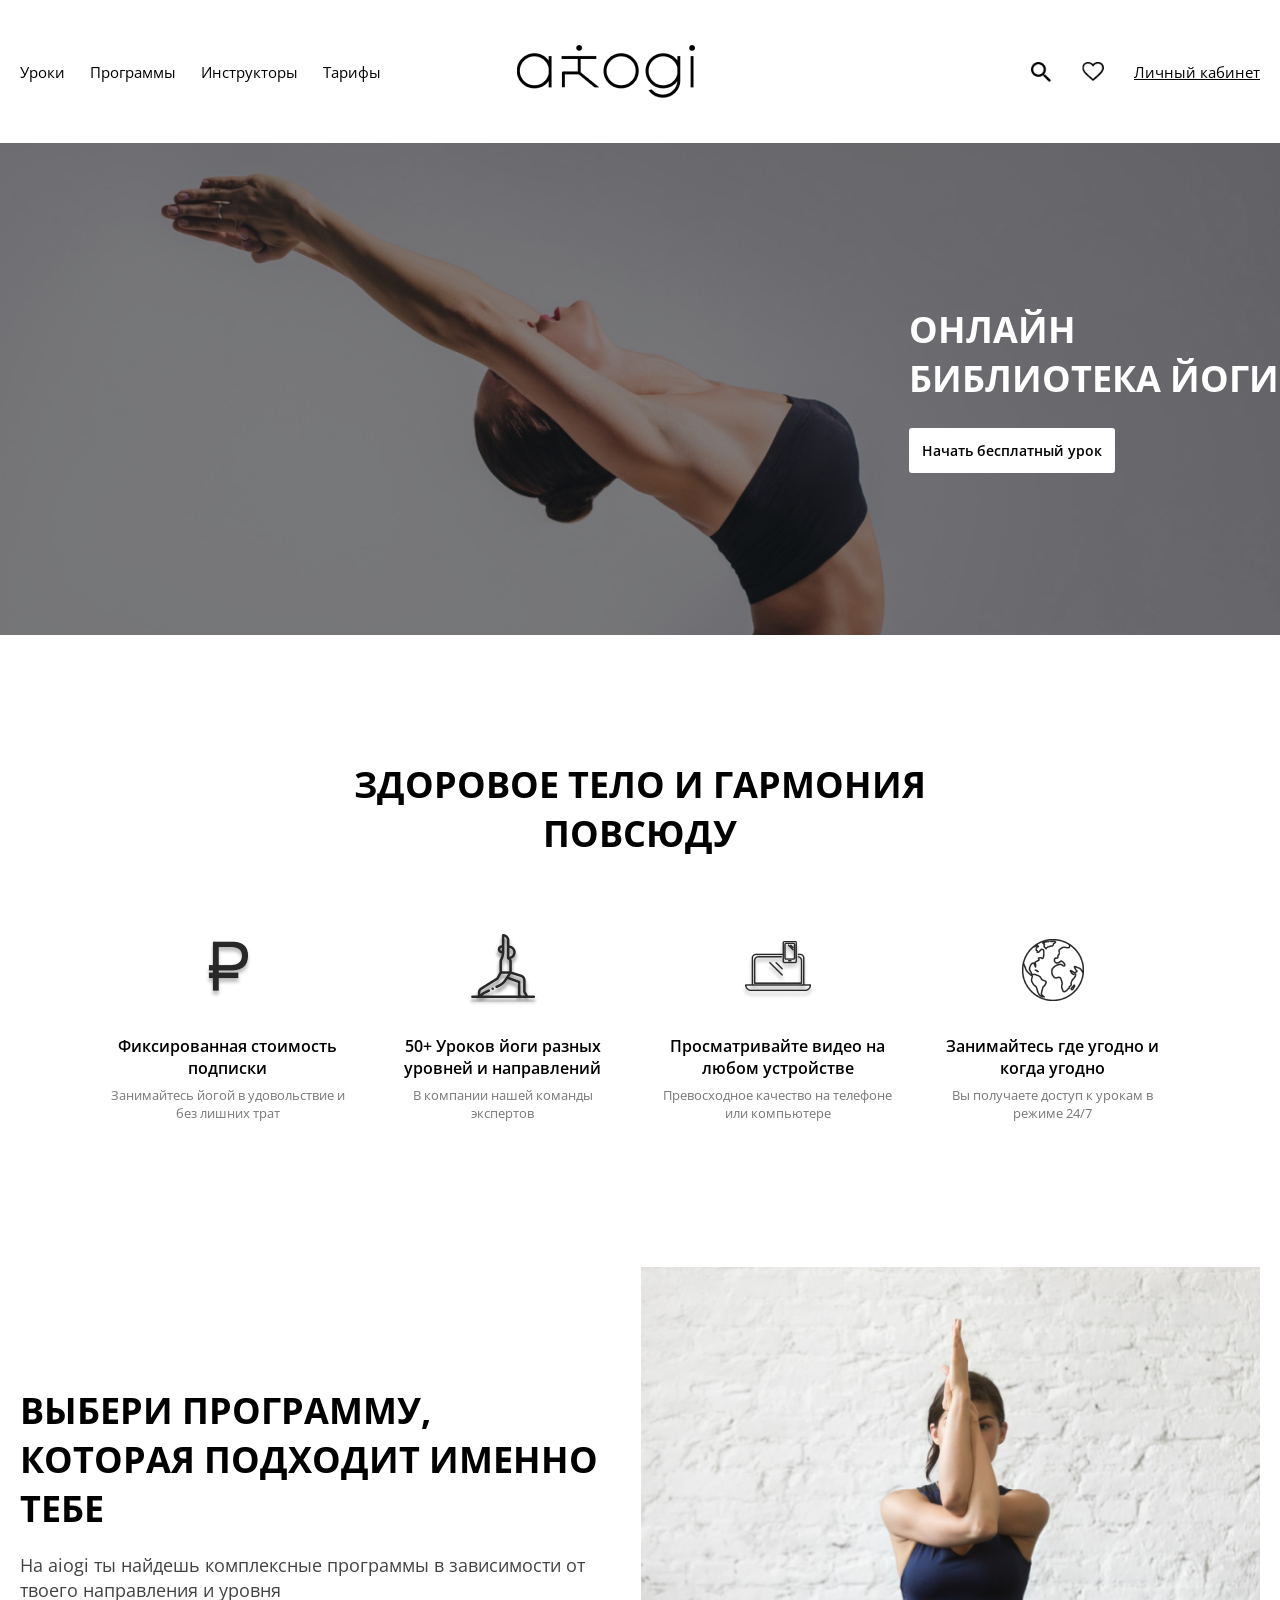
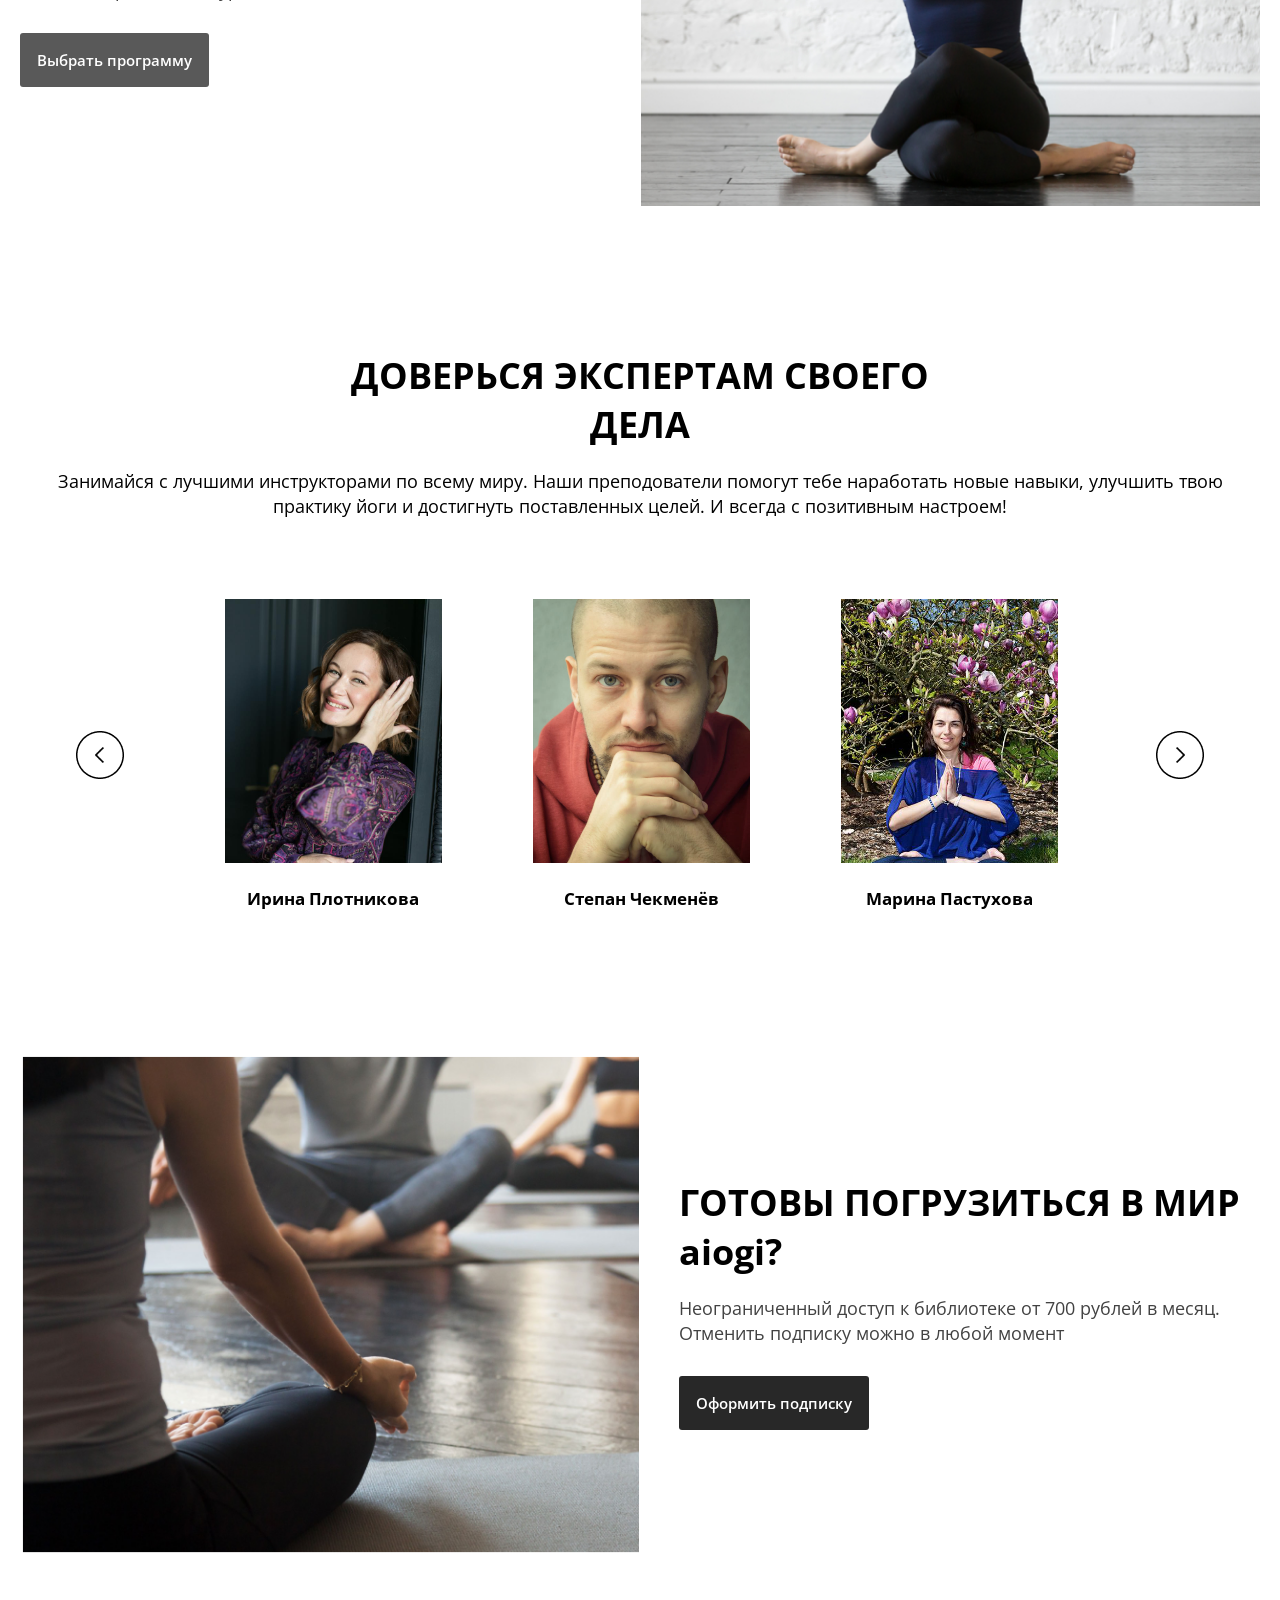
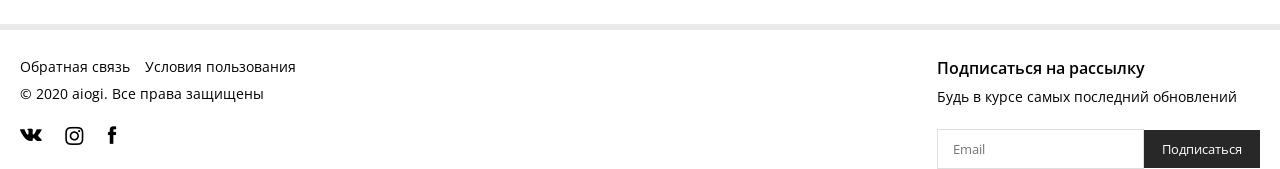
<file: Aiogi/index.html>
<!DOCTYPE html>
<html lang="ru">
  <head>
    <meta charset="UTF-8" />
    <meta name="viewport" content="width=device-width, initial-scale=1.0" />
    <link rel="stylesheet" href="css/style.min.css" />
    <title>Главная</title>
  </head>

  <body>
    <div class="wrapper">
      <header class="header">
  <div class="container">
    <div class="header__row">
      <ul class="header__menu">
        <li class="header__menu-item"><a href="index.html">Уроки</a></li>
        <li class="header__menu-item"><a href="index.html">Программы</a></li>
        <li class="header__menu-item"><a href="index.html">Инструкторы</a></li>
        <li class="header__menu-item"><a href="index.html">Тарифы</a></li>
      </ul>

      <div class="header__logo">
        <a href="index.html"> <img src="img/logo.png" alt="" /> </a>
      </div>

      <div class="header__options">
        <form action="" autocomplete="off" class="header__search search">
          <input
            class="search__input"
            type="text"
            name="search"
            placeholder="Поиск..."
            tabindex="1"
          />
          <button class="search__submit" type="submit" tabindex="2"></button>
        </form>
        <a href="index.html" class="header__likes"> </a>
      </div>

      <a href="index.html" class="header__profile"> Личный кабинет </a>
      <div class="header__burger"><span></span></div>
    </div>
  </div>
</header>
 <main class="index__main main">
  
  <div class="main__start start">
    <div class="container">
      <div class="start__row">
        <!-- <div class="start__image">  </div> -->
        <div class="start__image"> <img src="img/yoga_01.png" alt="" /> </div>
        <div class="start__extra">
          <div class="start__body">
            <h1 class="start__title title">ОНЛАЙН БИБЛИОТЕКА ЙОГИ</h1>
            <div class="start__btn"> <a href="#">Начать бесплатный урок</a> </div>
          </div>
        </div>
      </div>
    </div>
  </div>

  <div class="main__harmony harmony">
    <div class="container">
      <h2 class="harmony__title title">ЗДОРОВОЕ ТЕЛО И ГАРМОНИЯ ПОВСЮДУ</h2>
      <div class="harmony__row">
        <div class="harmony__column">
          <div class="harmony__item item-harmony">
            <div class="item-harmony__icon"> <img src="img/icons/icon_01.png" alt="" /> </div>
            <div class="item-harmony__title"> Фиксированная стоимость подписки </div>
            <div class="item-harmony__text"> Занимайтесь йогой в удовольствие и без лишних трат </div>
          </div>
        </div>
        <div class="harmony__column">
          <div class="harmony__item item-harmony">
            <div class="item-harmony__icon"> <img src="img/icons/icon_02.png" alt="" /> </div>
            <div class="item-harmony__title"> 50+ Уроков йоги разных уровней и направлений </div>
            <div class="item-harmony__text"> В компании нашей команды экспертов </div>
          </div>
        </div>
        <div class="harmony__column">
          <div class="harmony__item item-harmony">
            <div class="item-harmony__icon"> <img src="img/icons/icon_03.png" alt="" /> </div>
            <div class="item-harmony__title"> Просматривайте видео на любом устройстве </div>
            <div class="item-harmony__text"> Превосходное качество на телефоне или компьютере </div>
          </div>
        </div>
        <div class="harmony__column">
          <div class="harmony__item item-harmony">
            <div class="item-harmony__icon"> <img src="img/icons/icon_04.png" alt="" /> </div> 
            <div class="item-harmony__title"> Занимайтесь где угодно и когда угодно </div>
            <div class="item-harmony__text"> Вы получаете доступ к урокам в режиме 24/7 </div>
          </div>
        </div>
      </div>
    </div>
  </div>

  <div class="main__programs programs">
    <div class="container">
      <div class="programs__row">
        <div class="programs__body">
          <h2 class="programs__title title"> ВЫБЕРИ ПРОГРАММУ, КОТОРАЯ ПОДХОДИТ ИМЕННО ТЕБЕ </h2>
          <div class="programs__subtitle subtitle"> На aiogi ты найдешь комплексные программы в зависимости от твоего направления и уровня </div>
          <div class="programs__btn"> <a href="#">Выбрать программу</a> </div>
        </div>
        <div class="programs__image"> <img src="img/yoga_02.png" alt="" /> </div>
      </div>
    </div>
  </div>

  <div class="main__instructors instructors">
  <div class="container">
    <h2 class="instructors__title title"> ДОВЕРЬСЯ ЭКСПЕРТАМ СВОЕГО ДЕЛА </h2>
    <div class="instructors__subtitle subtitle "> Занимайся с лучшими инструкторами по всему миру. Наши преподователи помогут тебе наработать новые навыки, улучшить твою практику йоги и достигнуть поставленных целей. И всегда с позитивным настроем! </div>
  
    <div class="instructors__slider slider">

      <div class="slider__item">
        <div class="slider__image"> <img src="img/experts/01.png" alt=""  /></div>
        <div class="slider__text">Резеда Анамова</div>
      </div>

      <div class="slider__item">
        <div class="slider__image"> <img src="img/experts/02.png" alt=""  /></div>
        <div class="slider__text">Ирина Плотникова</div>
      </div>

      <div class="slider__item">
        <div class="slider__image"> <img src="img/experts/03.png" alt=""  /></div>
        <div class="slider__text">Степан Чекменёв</div>
      </div>

      <div class="slider__item">
        <div class="slider__image"> <img src="img/experts/04.png" alt=""  /></div>
        <div class="slider__text">Марина Пастухова</div>
      </div>

    </div>


  </div>
  </div>

  <div class="main__subscription subscription">
    <div class="container">
      <div class="subscription__row">
        <div class="subscription__image"> <img src="img/yoga_03.png" alt="" /> </div>
        <div class="subscription__body">
          <h2 class="subscription__title title"> ГОТОВЫ ПОГРУЗИТЬСЯ В МИР aiogi? </h2>
          <div class="subscription__subtitle subtitle"> 
            <p>Неограниченный доступ к библиотеке от 700 рублей в месяц.</p>
            <p>Отменить подписку можно в любой момент</p>
          </div>
          <div class="subscription__btn"> <a href="#">Оформить подписку</a> </div>
        </div>
      </div>
    </div>
  </div>
</main>
 
      <footer class="footer">
  <div class="container">
    <div class="footer__row">

      <div class="footer__column">
        <div class="footer__links">
          <a href="#" class="footer__link">Обратная связь</a>
          <a href="#" class="footer__link">Условия пользования</a>
        </div>
        <div class="footer__copiright">© 2020 aiogi. Все права защищены</div>
        <div class="footer__social">
          <div class="footer__icon"> <img src="img/icons/icon_vk.png" alt="" /> </div>
          <div class="footer__icon"> <img src="img/icons/icon_inst.png" alt="" /> </div>
          <div class="footer__icon"> <img src="img/icons/icon_fb.png" alt="" /> </div>
        </div>
      </div>

      <div class="footer__column">
        <h3 class="footer__title">Подписаться на рассылку</h3> 
        <div class="footer__subtitle"> Будь в курсе самых последний обновлений </div>
          <form action="#" class="footer__subscription">
            <input type="email" class="footer__email" name="email" placeholder="Email" />
            <button type="submit" class="footer__submit">Подписаться</button>
          </form>
      </div>

    </div>
  </div>
</footer>
 
    </div>

    <!-- <script src="http://code.jquery.com/jquery-3.4.1.slim.min.js"></script> -->
    <script src="js/script.min.js"></script>
  </body>
</html>
</file>
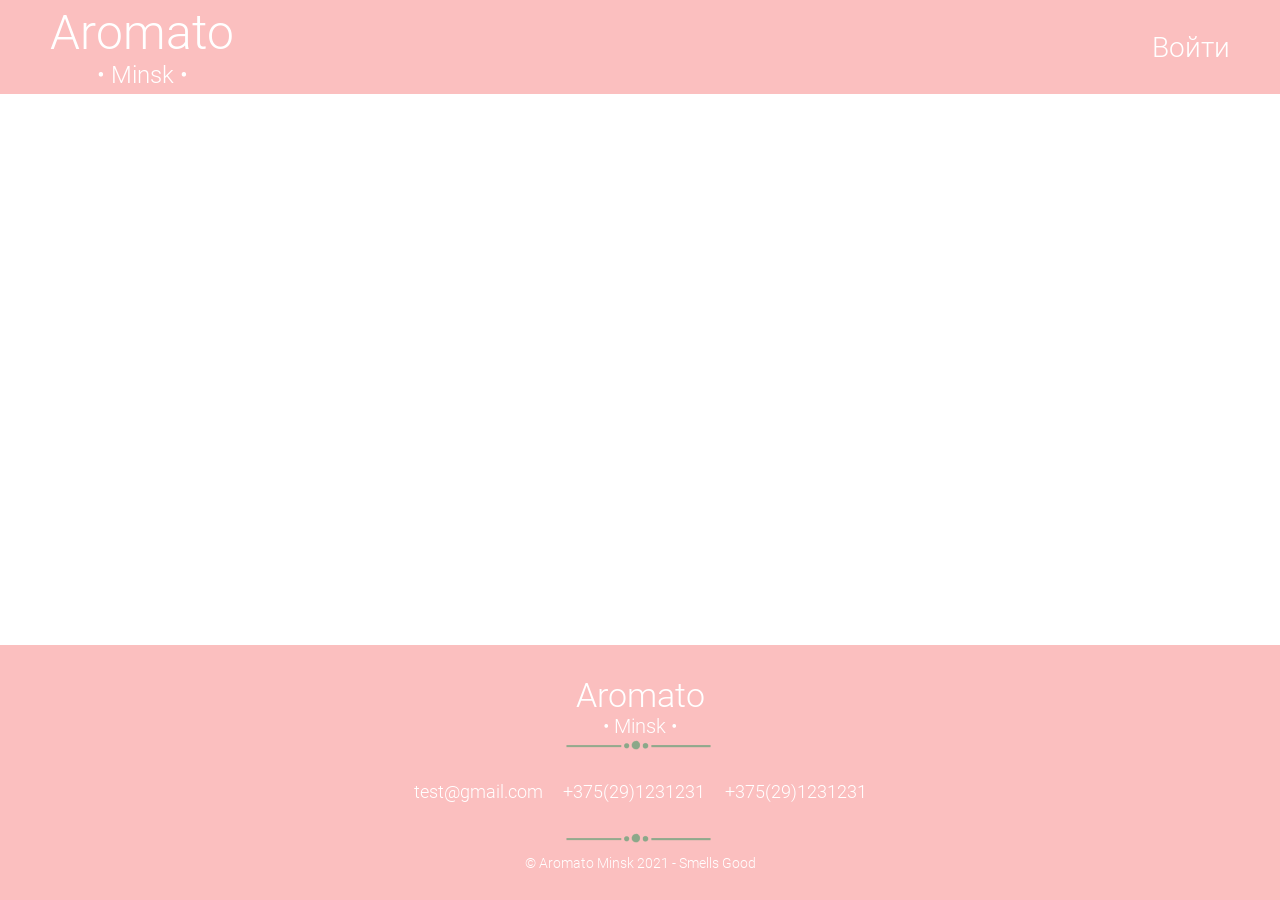
<file: Aromato/index.html>
<!doctype html><html lang="en"><head><meta charset="utf-8"/><meta name="viewport" content="width=device-width,initial-scale=1"/><meta name="description" content="Web site created using create-react-app"/><link rel="manifest" href="/Aromato/manifest.json"/><title>Aromato</title><link href="/Aromato/static/css/2.81616ae1.chunk.css" rel="stylesheet"><link href="/Aromato/static/css/main.6f473d4d.chunk.css" rel="stylesheet"></head><body><noscript>You need to enable JavaScript to run this app.</noscript><div id="root"></div><script>!function(e){function r(r){for(var n,a,i=r[0],c=r[1],l=r[2],s=0,p=[];s<i.length;s++)a=i[s],Object.prototype.hasOwnProperty.call(o,a)&&o[a]&&p.push(o[a][0]),o[a]=0;for(n in c)Object.prototype.hasOwnProperty.call(c,n)&&(e[n]=c[n]);for(f&&f(r);p.length;)p.shift()();return u.push.apply(u,l||[]),t()}function t(){for(var e,r=0;r<u.length;r++){for(var t=u[r],n=!0,i=1;i<t.length;i++){var c=t[i];0!==o[c]&&(n=!1)}n&&(u.splice(r--,1),e=a(a.s=t[0]))}return e}var n={},o={1:0},u=[];function a(r){if(n[r])return n[r].exports;var t=n[r]={i:r,l:!1,exports:{}};return e[r].call(t.exports,t,t.exports,a),t.l=!0,t.exports}a.e=function(e){var r=[],t=o[e];if(0!==t)if(t)r.push(t[2]);else{var n=new Promise((function(r,n){t=o[e]=[r,n]}));r.push(t[2]=n);var u,i=document.createElement("script");i.charset="utf-8",i.timeout=120,a.nc&&i.setAttribute("nonce",a.nc),i.src=function(e){return a.p+"static/js/"+({}[e]||e)+"."+{3:"cd590f51"}[e]+".chunk.js"}(e);var c=new Error;u=function(r){i.onerror=i.onload=null,clearTimeout(l);var t=o[e];if(0!==t){if(t){var n=r&&("load"===r.type?"missing":r.type),u=r&&r.target&&r.target.src;c.message="Loading chunk "+e+" failed.\n("+n+": "+u+")",c.name="ChunkLoadError",c.type=n,c.request=u,t[1](c)}o[e]=void 0}};var l=setTimeout((function(){u({type:"timeout",target:i})}),12e4);i.onerror=i.onload=u,document.head.appendChild(i)}return Promise.all(r)},a.m=e,a.c=n,a.d=function(e,r,t){a.o(e,r)||Object.defineProperty(e,r,{enumerable:!0,get:t})},a.r=function(e){"undefined"!=typeof Symbol&&Symbol.toStringTag&&Object.defineProperty(e,Symbol.toStringTag,{value:"Module"}),Object.defineProperty(e,"__esModule",{value:!0})},a.t=function(e,r){if(1&r&&(e=a(e)),8&r)return e;if(4&r&&"object"==typeof e&&e&&e.__esModule)return e;var t=Object.create(null);if(a.r(t),Object.defineProperty(t,"default",{enumerable:!0,value:e}),2&r&&"string"!=typeof e)for(var n in e)a.d(t,n,function(r){return e[r]}.bind(null,n));return t},a.n=function(e){var r=e&&e.__esModule?function(){return e.default}:function(){return e};return a.d(r,"a",r),r},a.o=function(e,r){return Object.prototype.hasOwnProperty.call(e,r)},a.p="/Aromato/",a.oe=function(e){throw console.error(e),e};var i=this.webpackJsonparomato=this.webpackJsonparomato||[],c=i.push.bind(i);i.push=r,i=i.slice();for(var l=0;l<i.length;l++)r(i[l]);var f=c;t()}([])</script><script src="/Aromato/static/js/2.7589dd6c.chunk.js"></script><script src="/Aromato/static/js/main.33966186.chunk.js"></script></body></html>
</file>
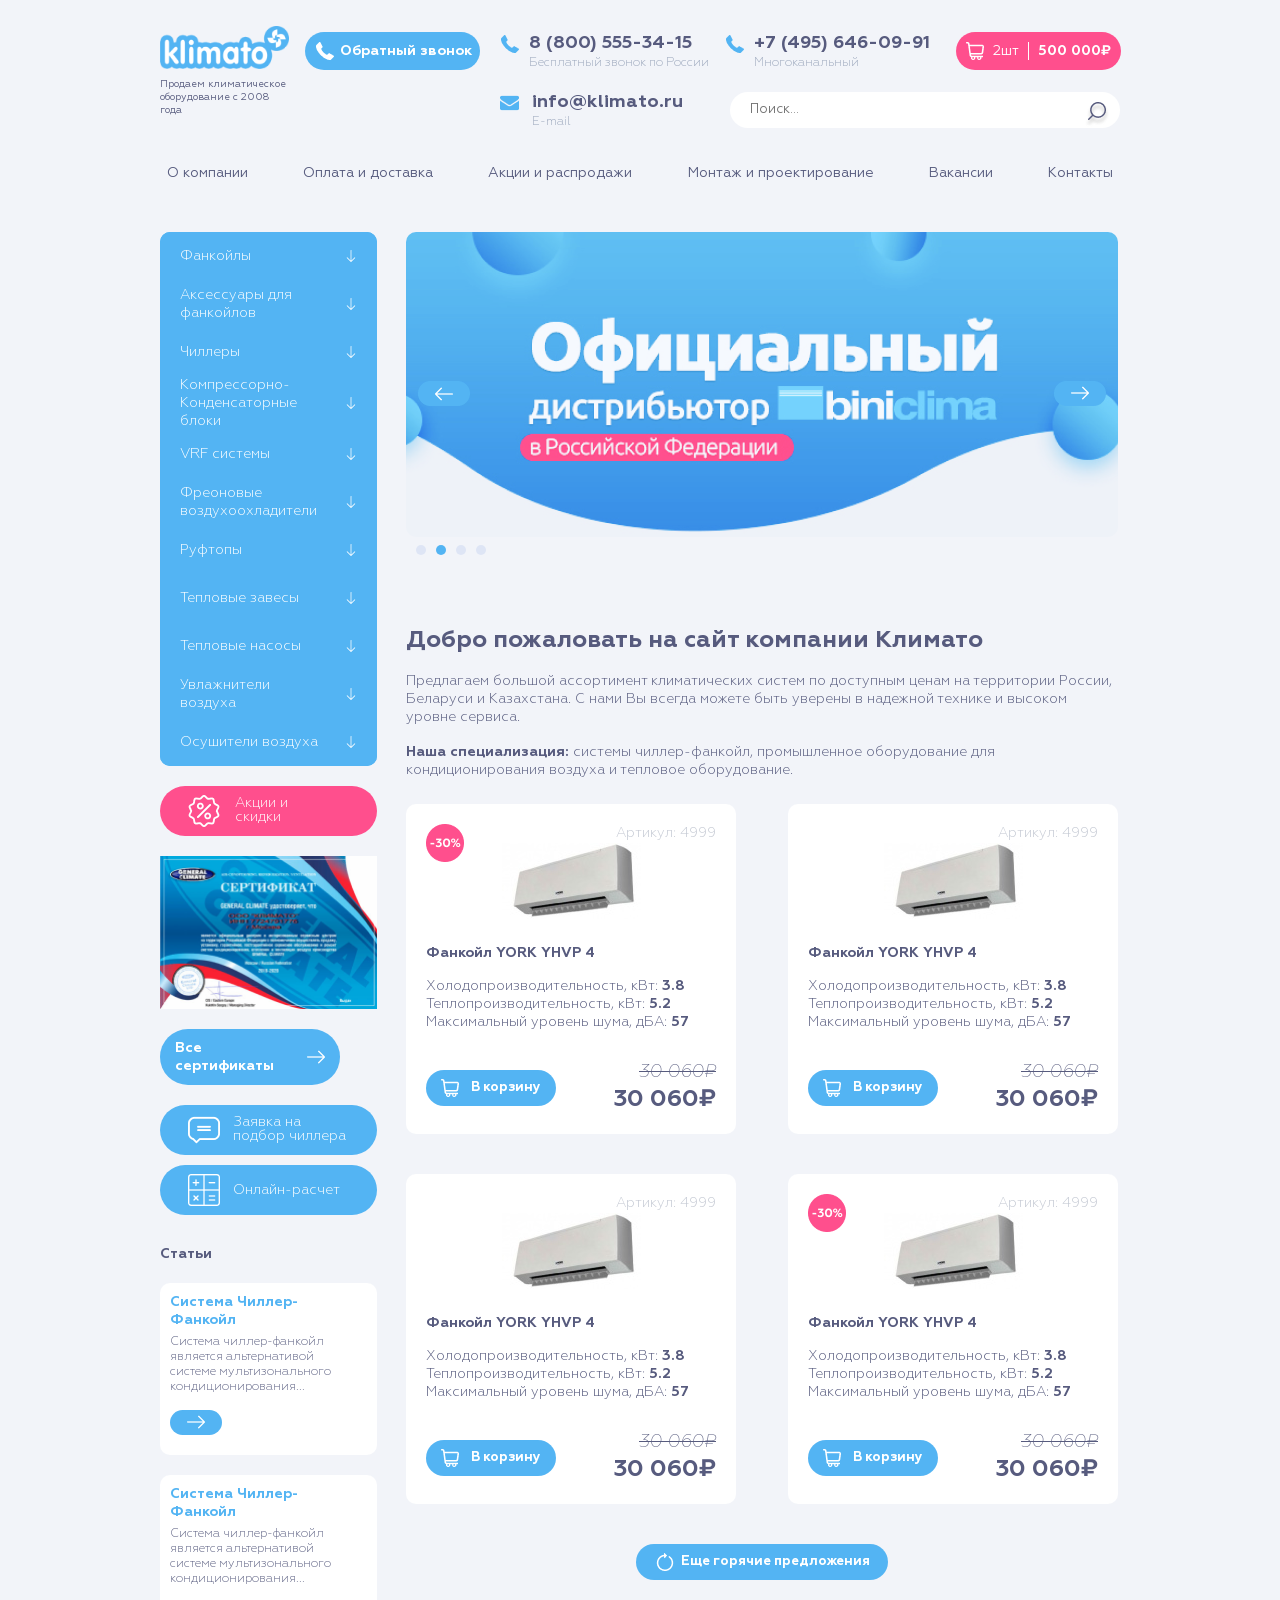
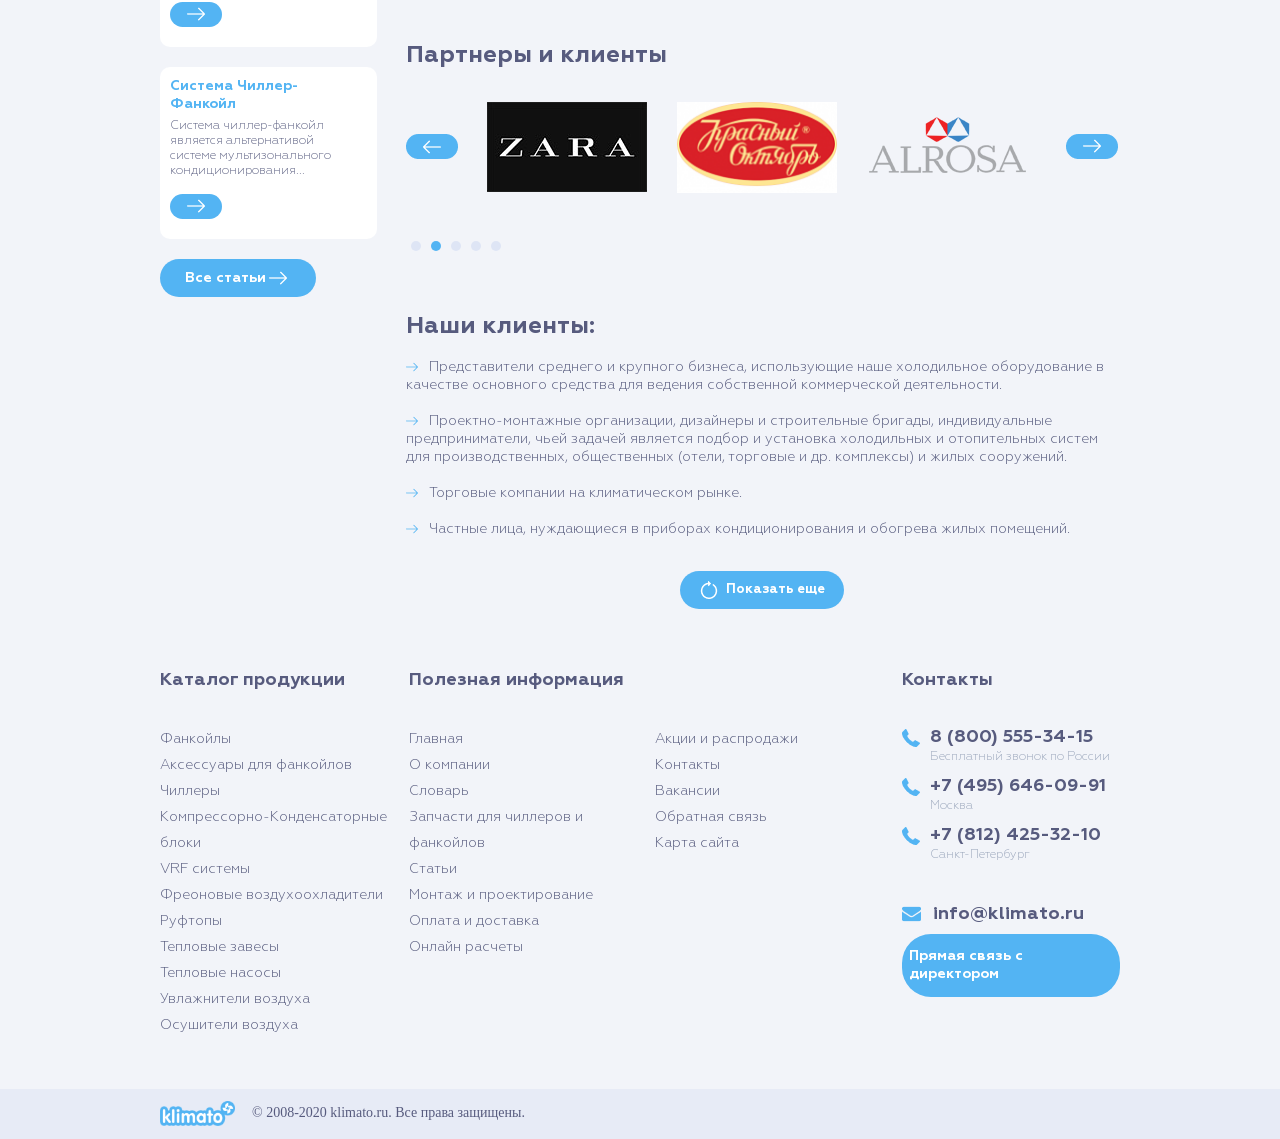
<file: Klimato/index.html>
<!DOCTYPE html>
<html lang="en">
  <head>
    <meta charset="UTF-8" />
    <meta name="viewport" content="width=device-width, initial-scale=1.0" />
    <link rel="stylesheet" href="css/style.min.css" />
    <title>Главная</title>
  </head>
  <body>
    <div class="wrapper">
      <header class="header">
        <div class="container">
          <div class="header__row">
            <div class="header__burger-bg"></div>
<div class="header__burger"><span></span></div>
<a href="index.html" class="header__logo"><img src="img/logo.png" alt="" /></a>
<div class="header__callback">
  <a href="#" class="header__callback-row">Обратный звонок</a>
</div>
<div class="header__contacts header__contacts_1">
  <div class="header__contact header__phone header__phone_1">
    8 (800) 555-34-15
  </div>
  <div class="header__subtext">Бесплатный звонок по России</div>
</div>
<div class="header__contacts header__contacts_2">
  <div class="header__contact header__phone header__phone_2">
    +7 (495) 646-09-91
  </div>
  <div class="header__subtext">Многоканальный</div>
</div>
<div class="header__contacts header__contacts_3">
  <div class="header__contact header__mail">info@klimato.ru</div>
  <div class="header__subtext">E-mail</div>
</div>
<form action="" autocomplete="off" class="search">
  <input
    class="search__input"
    type="text"
    name="search"
    placeholder="Поиск..."
    tabindex="1"
  />
  <button class="search__submit" type="submit" tabindex="2">
    <img src="img/icons/search.png" alt="" />
  </button>
</form>
<div class="cart-block">
  <a href="cart.html" class="cart-block__row">
    <img src="img/icons/cart.png" alt="" class="cart-block__img" />
    <div class="cart-block__info cart-block__info_quantity">2шт</div>
    <div class="cart-block__info cart-block__info_cost">500 000₽</div>
  </a>
</div>
<div class="header__advantage">
  Продаем климатическое оборудование с 2008 года
</div>

            <nav class="header__menu">
  <ul class="header__menu-list header__list">
    <li class="header__category">Категории</li>
    <li class="header__list-item"><a href="about.html">О компании</a></li>
    <li class="header__list-item"><a href="payment.html">Оплата и доставка</a></li>
    <li class="header__list-item"><a href="promotions.html">Акции и распродажи</a></li>
    <li class="header__list-item"><a href="installation.html">Монтаж и проектирование</a></li>
    <li class="header__list-item"><a href="vacancies.html">Вакансии</a></li>
    <li class="header__list-item"><a href="contacts.html">Контакты</a></li>
  </ul>
  <ul class="header__category-list header__list">
    <li><a href="category.html">Фанкойлы</a></li>
    <li><a href="category.html">Аксессуары для фанкойлов</a></li>
    <li><a href="category.html">Чиллеры</a></li>
    <li><a href="category.html">Компрессорно-Конденсаторные блоки</a></li>
    <li><a href="category.html">VRF системы</a></li>
    <li><a href="category.html">Фреоновые воздухоохладители</a></li>
    <li><a href="category.html">Руфтопы</a></li>
    <li><a href="category.html">Тепловые завесы</a></li>
    <li><a href="category.html">Тепловые насосы</a></li>
    <li><a href="category.html">Увлажнители воздуха</a></li>
    <li><a href="category.html">Осушители воздуха</a></li>
    <li class="header__category-back"></li>
  </ul>
</nav>

          </div>
        </div>
      </header>

      <main class="main">
        <div class="container">
          <div class="main__row">
            <div class="main__sidebar">
              <div class="main__left-panel">
  <ul class="main__catalog catalog">
    <li class="catalog__element">
      <div class="catalog__item">
        <a href="category.html" class="catalog__item-title"> Фанкойлы </a>
        <div class="catalog__item-btn"></div>
      </div>
      <ul class="catalog__subcatalog">
        <li class="catalog__subitem">
          <a href="category.html"> Lorem, ipsum dolor.</a>
        </li>
        <li class="catalog__subitem">
          <a href="category.html"> Lorem, ipsum dolor.</a>
        </li>
      </ul>
    </li>

    <li class="catalog__element">
      <div class="catalog__item">
        <a href="category.html" class="catalog__item-title">
          Аксессуары для фанкойлов
        </a>
        <div class="catalog__item-btn"></div>
      </div>
      <ul class="catalog__subcatalog">
        <li class="catalog__subitem">
          <a href="category.html"> Lorem, ipsum dolor.</a>
        </li>
        <li class="catalog__subitem">
          <a href="category.html"> Lorem, ipsum dolor.</a>
        </li>
      </ul>
    </li>

    <li class="catalog__element">
      <div class="catalog__item">
        <a href="category.html" class="catalog__item-title"> Чиллеры </a>
        <div class="catalog__item-btn"></div>
      </div>
      <ul class="catalog__subcatalog">
        <li class="catalog__subitem">
          <a href="category.html"> Lorem, ipsum dolor.</a>
        </li>
        <li class="catalog__subitem">
          <a href="category.html"> Lorem, ipsum dolor.</a>
        </li>
      </ul>
    </li>

    <li class="catalog__element">
      <div class="catalog__item">
        <a href="category.html" class="catalog__item-title">
          Компрессорно- Конденсаторные блоки
        </a>
        <div class="catalog__item-btn"></div>
      </div>
      <ul class="catalog__subcatalog">
        <li class="catalog__subitem">
          <a href="category.html"> Lorem, ipsum dolor.</a>
        </li>
        <li class="catalog__subitem">
          <a href="category.html"> Lorem, ipsum dolor.</a>
        </li>
      </ul>
    </li>

    <li class="catalog__element">
      <div class="catalog__item">
        <a href="category.html" class="catalog__item-title"> VRF системы </a>
        <div class="catalog__item-btn"></div>
      </div>
      <ul class="catalog__subcatalog">
        <li class="catalog__subitem">
          <a href="category.html"> Lorem, ipsum dolor.</a>
        </li>
        <li class="catalog__subitem">
          <a href="category.html"> Lorem, ipsum dolor.</a>
        </li>
        <li class="catalog__subitem">
          <a href="category.html"> Lorem, ipsum dolor.</a>
        </li>
      </ul>
    </li>

    <li class="catalog__element">
      <div class="catalog__item">
        <a href="category.html" class="catalog__item-title">
          Фреоновые воздухоохладители
        </a>
        <div class="catalog__item-btn"></div>
      </div>
      <ul class="catalog__subcatalog">
        <li class="catalog__subitem">
          <a href="category.html"> Lorem, ipsum dolor.</a>
        </li>
        <li class="catalog__subitem">
          <a href="category.html"> Lorem, ipsum dolor.</a>
        </li>
      </ul>
    </li>

    <li class="catalog__element">
      <div class="catalog__item">
        <a href="category.html" class="catalog__item-title"> Руфтопы </a>
        <div class="catalog__item-btn"></div>
      </div>
      <ul class="catalog__subcatalog">
        <li class="catalog__subitem">
          <a href="category.html"> Lorem, ipsum dolor.</a>
        </li>
        <li class="catalog__subitem">
          <a href="category.html"> Lorem, ipsum dolor.</a>
        </li>
      </ul>
    </li>

    <li class="catalog__element">
      <div class="catalog__item">
        <a href="category.html" class="catalog__item-title">
          Тепловые завесы
        </a>
        <div class="catalog__item-btn"></div>
      </div>
      <ul class="catalog__subcatalog">
        <li class="catalog__subitem">
          <a href="category.html"> Lorem, ipsum dolor.</a>
        </li>
        <li class="catalog__subitem">
          <a href="category.html"> Lorem, ipsum dolor.</a>
        </li>
      </ul>
    </li>

    <li class="catalog__element">
      <div class="catalog__item">
        <a href="category.html" class="catalog__item-title">
          Тепловые насосы
        </a>
        <div class="catalog__item-btn"></div>
      </div>
      <ul class="catalog__subcatalog">
        <li class="catalog__subitem">
          <a href="category.html"> Lorem, ipsum dolor. </a>
        </li>
        <li class="catalog__subitem">
          <a href="category.html"> Lorem, ipsum dolor. </a>
        </li>
      </ul>
    </li>

    <li class="catalog__element">
      <div class="catalog__item">
        <a href="category.html" class="catalog__item-title">
          Увлажнители воздуха
        </a>
        <div class="catalog__item-btn"></div>
      </div>
      <ul class="catalog__subcatalog">
        <li class="catalog__subitem">
          <a href="category.html"> Увлажнители воздуха Giant Steam </a>
        </li>
        <li class="catalog__subitem">
          <a href="category.html"> Увлажнители воздуха CAREL </a>
        </li>
      </ul>
    </li>

    <li class="catalog__element">
      <div class="catalog__item">
        <a href="category.html" class="catalog__item-title">
          Осушители воздуха
        </a>
        <div class="catalog__item-btn"></div>
      </div>
      <ul class="catalog__subcatalog">
        <li class="catalog__subitem">
          <a href="category.html"> Lorem, ipsum dolor.</a>
        </li>
        <li class="catalog__subitem">
          <a href="category.html"> Lorem, ipsum dolor.</a>
        </li>
        <li class="catalog__subitem">
          <a href="category.html"> Lorem, ipsum dolor.</a>
        </li>
      </ul>
    </li>
  </ul>
  <a href="promotions.html" class="main__sale">Акции и скидки</a>
  <div class="main__certificates">
    <img src="img/certificate_1.png" alt="" />
    <a href="#" class="main__certificates-btn">Все сертификаты</a>
  </div>
</div>

              <div class="main__right-panel">
  <div class="main__request">Заявка на подбор чиллера</div>
  <a href="calculations.html" class="main__calculations">Онлайн-расчет</a>

  <div class="main__articles articles">
    <div class="articles__title">Статьи</div>
    <ul class="articles__list">
      <li class="articles__list-element">
        <a href="articles.html" class="articles__item">
          <div class="articles__subtitle">Система Чиллер-Фанкойл</div>
          <div class="articles__text">Система чиллер-фанкойл является альтернативой системе мультизонального кондиционирования...</div>
          <div class="articles__read"></div>
        </a>
      </li>
      <li class="articles__list-element">
        <a href="articles.html" class="articles__item">
          <div class="articles__subtitle">Система Чиллер-Фанкойл</div>
          <div class="articles__text">Система чиллер-фанкойл является альтернативой системе мультизонального кондиционирования... </div>
          <div class="articles__read"></div>
        </a>
      </li>
      <li class="articles__list-element">
        <a href="articles.html" class="articles__item">
          <div class="articles__subtitle">Система Чиллер-Фанкойл</div>
          <div class="articles__text">Система чиллер-фанкойл является альтернативой системе мультизонального кондиционирования... </div>
          <div class="articles__read"></div>
        </a>
      </li>
    </ul>
    <a href="articles.html" class="articles__more">Все статьи</a>
  </div>
</div>

            </div>
            <div class="main__content index">
  <div class="index__intro-slider intro-slider">
    <div class="intro-slider__item"><img src="img/intro.png" alt="" /></div>
    <div class="intro-slider__item"><img src="img/intro.png" alt="" /></div>
    <div class="intro-slider__item"><img src="img/intro.png" alt="" /></div>
    <div class="intro-slider__item"><img src="img/intro.png" alt="" /></div>
  </div>
  <div class="index__intro">
    <h1 class="index__title title">
      Добро пожаловать на сайт компании Климато
    </h1>
    <div class="index__text">
      <p>
        Предлагаем большой ассортимент климатических систем по доступным ценам
        на территории России, Беларуси и Казахстана. С нами Вы всегда можете
        быть уверены в надежной технике и высоком уровне сервиса.
      </p>
      <p>
        <span>Наша специализация:</span> системы чиллер-фанкойл, промышленное
        оборудование для кондиционирования воздуха и тепловое оборудование.
      </p>
    </div>
  </div>

  <div class="index__shop">
    <ul class="index__shop-layout shop-layout">
      <li class="index__product product">
        <div class="product__top-row">
          <div class="product__discount">
            <img src="img/shop/icons/discount.png" alt="" />
          </div>
          <div class="product__picture">
            <img src="img/shop/product.png" alt="" />
          </div>
          <div class="product__article">Артикул: 4999</div>
        </div>
        <div class="product__description">
          <a href="product-card.html" class="product__title subtitle">
            Фанкойл YORK YHVP 4
          </a>
          <ul class="product__parameters-list">
            <li>Холодопроизводительность, кВт: <span>3.8</span></li>
            <li>Теплопроизводительность, кВт: <span>5.2</span></li>
            <li>Максимальный уровень шума, дБА: <span>57</span></li>
          </ul>
        </div>
        <div class="product__bottom-row">
          <button class="product__buy-btn">В корзину</button>
          <div class="product__price">
            <div class="product__old-price">30 060₽</div>
            <div class="product__new-price">30 060₽</div>
          </div>
        </div>
      </li>
      <li class="index__product product">
        <div class="product__top-row">
          <div class="product__discount"></div>
          <div class="product__picture">
            <img src="img/shop/product.png" alt="" />
          </div>
          <div class="product__article">Артикул: 4999</div>
        </div>
        <div class="product__description">
          <a href="product-card.html" class="product__title subtitle">
            Фанкойл YORK YHVP 4
          </a>
          <ul class="product__parameters-list">
            <li>Холодопроизводительность, кВт: <span>3.8</span></li>
            <li>Теплопроизводительность, кВт: <span>5.2</span></li>
            <li>Максимальный уровень шума, дБА: <span>57</span></li>
          </ul>
        </div>
        <div class="product__bottom-row">
          <button class="product__buy-btn">В корзину</button>
          <div class="product__price">
            <div class="product__old-price">30 060₽</div>
            <div class="product__new-price">30 060₽</div>
          </div>
        </div>
      </li>
      <li class="index__product product">
        <div class="product__top-row">
          <div class="product__discount"></div>
          <div class="product__picture">
            <img src="img/shop/product.png" alt="" />
          </div>
          <div class="product__article">Артикул: 4999</div>
        </div>
        <div class="product__description">
          <a href="product-card.html" class="product__title subtitle">
            Фанкойл YORK YHVP 4
          </a>
          <ul class="product__parameters-list">
            <li>Холодопроизводительность, кВт: <span>3.8</span></li>
            <li>Теплопроизводительность, кВт: <span>5.2</span></li>
            <li>Максимальный уровень шума, дБА: <span>57</span></li>
          </ul>
        </div>
        <div class="product__bottom-row">
          <button class="product__buy-btn">В корзину</button>
          <div class="product__price">
            <div class="product__old-price">30 060₽</div>
            <div class="product__new-price">30 060₽</div>
          </div>
        </div>
      </li>
      <li class="index__product product">
        <div class="product__top-row">
          <div class="product__discount">
            <img src="img/shop/icons/discount.png" alt="" />
          </div>
          <div class="product__picture">
            <img src="img/shop/product.png" alt="" />
          </div>
          <div class="product__article">Артикул: 4999</div>
        </div>
        <div class="product__description">
          <a href="product-card.html" class="product__title subtitle">
            Фанкойл YORK YHVP 4
          </a>
          <ul class="product__parameters-list">
            <li>Холодопроизводительность, кВт: <span>3.8</span></li>
            <li>Теплопроизводительность, кВт: <span>5.2</span></li>
            <li>Максимальный уровень шума, дБА: <span>57</span></li>
          </ul>
        </div>
        <div class="product__bottom-row">
          <button class="product__buy-btn">В корзину</button>
          <div class="product__price">
            <div class="product__old-price">30 060₽</div>
            <div class="product__new-price">30 060₽</div>
          </div>
        </div>
      </li>
    </ul>
    <button class="index__shop-btn shop-btn">Еще горячие предложения</button>
  </div>

  <div class="index__partners partners">
    <div class="partners__title title">Партнеры и клиенты</div>
    <div class="partners__slider">
      <div class="partners__item">
        <img src="img/partners/01.png" alt="" />
      </div>
      <div class="partners__item">
        <img src="img/partners/02.png" alt="" />
      </div>
      <div class="partners__item">
        <img src="img/partners/03.png" alt="" />
      </div>
      <div class="partners__item">
        <img src="img/partners/04.png" alt="" />
      </div>
      <div class="partners__item">
        <img src="img/partners/03.png" alt="" />
      </div>
    </div>
  </div>
  <div class="index__clients clients">
    <div class="clients__title title">Наши клиенты:</div>
    <ul class="clients__list">
      <li>
        Представители среднего и крупного бизнеса, использующие наше холодильное
        оборудование в качестве основного средства для ведения собственной
        коммерческой деятельности.
      </li>
      <li>
        Проектно-монтажные организации, дизайнеры и строительные бригады,
        индивидуальные предприниматели, чьей задачей является подбор и установка
        холодильных и отопительных систем для производственных, общественных
        (отели, торговые и др. комплексы) и жилых сооружений.
      </li>
      <li>Торговые компании на климатическом рынке.</li>
      <li>
        Частные лица, нуждающиеся в приборах кондиционирования и обогрева жилых
        помещений.
      </li>
    </ul>
    <button class="clients__btn">Показать еще</button>
  </div>
</div>

          </div>
        </div>
      </main>

      <footer class="footer">
  <div class="container">
    <div class="footer__main">
      <div class="footer__catalog">
        <div class="footer__title">Каталог продукции</div>
        <ul class="footer__catalog-list footer__list">
          <li><a href="category.html">Фанкойлы</a></li>
          <li><a href="category.html">Аксессуары для фанкойлов</a></li>
          <li><a href="category.html">Чиллеры</a></li>
          <li><a href="category.html">Компрессорно-Конденсаторные блоки</a></li>
          <li><a href="category.html">VRF системы</a></li>
          <li><a href="category.html">Фреоновые воздухоохладители</a></li>
          <li><a href="category.html">Руфтопы</a></li>
          <li><a href="category.html">Тепловые завесы</a></li>
          <li><a href="category.html">Тепловые насосы</a></li>
          <li><a href="category.html">Увлажнители воздуха</a></li>
          <li><a href="category.html">Осушители воздуха</a></li>
        </ul>
      </div>

      <div class="footer__info">
        <div class="footer__title">Полезная информация</div>
        <ul class="footer__info-list footer__list">
          <li><a href="index.html">Главная</a></li>
          <li><a href="about.html">О компании</a></li>
          <li><a href="#">Словарь</a></li>
          <li><a href="#">Запчасти для чиллеров и фанкойлов</a></li>
          <li><a href="articles.html">Статьи</a></li>
          <li><a href="installation.html">Монтаж и проектирование</a></li>
          <li><a href="payment.html">Оплата и доставка</a></li>
          <li><a href="calculations.html">Онлайн расчеты</a></li>
          <li><a href="promotions.html">Акции и распродажи</a></li>
          <li><a href="contacts.html">Контакты</a></li>
          <li><a href="vacancies.html">Вакансии</a></li>
          <li><a href="#">Обратная связь</a></li>
          <li><a href="#">Карта сайта</a></li>
        </ul>
      </div>

      <div class="footer__contacts">
        <div class="footer__title">Контакты</div>
        <ul class="footer__contacts-list footer__list">
          <li class="footer__contact footer__phone">
            <div class="footer__contact-title">8 (800) 555-34-15</div>
            <div class="footer__subtitle">Бесплатный звонок по России</div>
          </li>
          <li class="footer__contact footer__phone">
            <div class="footer__contact-title">+7 (495) 646-09-91</div>
            <div class="footer__subtitle">Москва</div>
          </li>
          <li class="footer__contact footer__phone">
            <div class="footer__contact-title">+7 (812) 425-32-10</div>
            <div class="footer__subtitle">Санкт-Петербург</div>
          </li>
          <li class="footer__contact footer__mail">
            <div class="footer__contact-title">info@klimato.ru</div>
          </li>
          <li class="footer__callback">
            <a href="#" class="footer__callback-row">
              Прямая связь с директором
            </a>
          </li>
        </ul>
      </div>
    </div>
  </div>

  <div class="footer__object">
    <div class="container">
      <div class="footer__row">
        <div class="footer__logo">
          <img src="img/logo_small.png" alt="" />
        </div>
        <div class="footer__copyright">
          © 2008-2020 klimato.ru. Все права защищены.
        </div>
      </div>
    </div>
  </div>
</footer>

    </div>
    <script src="js/script.min.js"></script>
  </body>
</html>
</file>
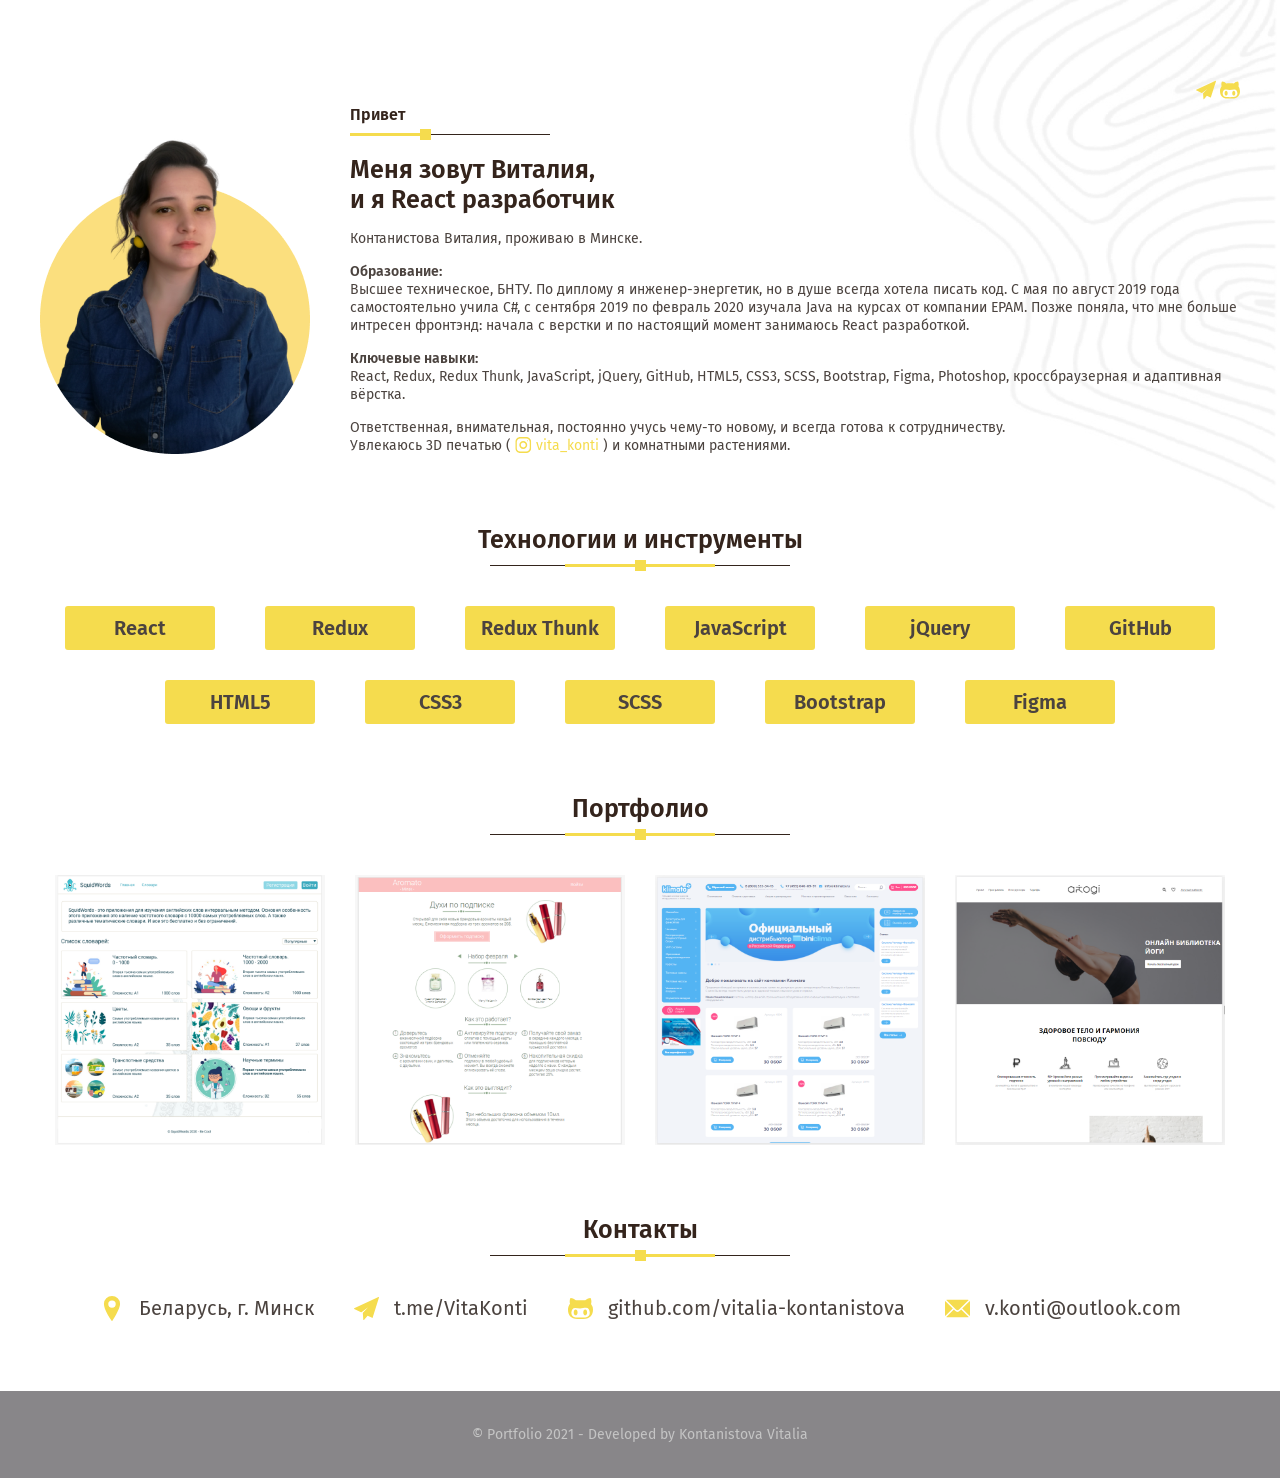
<file: Resume/index.html>
<!DOCTYPE html>
<html lang="ru">
  <head>
    <meta charset="UTF-8" />
    <meta name="viewport" content="width=device-width, initial-scale=1.0" />
    <link
      href="https://fonts.googleapis.com/css2?family=Fira+Sans:wght@400;600&display=swap"
      rel="stylesheet"
    />
    <link rel="stylesheet" href="css/style.min.css" />
    <title>Резюме React разработчик</title>
  </head>

  <body>
    <div class="wrapper">
      <main class="main">
        <section class="about section">
          <div class="about__photo"><img src="img/photo.png" alt="" /></div>

          <div class="about__header">
            <div class="about__socials">
              <a href="https://t.me/VitaKonti" class="about__social-link">
                <img src="img/icons/03.svg" alt="" />
              </a>
              <a
                href="https://github.com/vitalia-kontanistova"
                class="about__social-link"
              >
                <img src="img/icons/05.svg" alt="" />
              </a>
            </div>
            <h3 class="about__hello title">Привет</h3>
            <div class="about__decor"></div>
          </div>

          <h1 class="about__title title">
            <p>Меня зовут Виталия,</p>
            <p>и я React разработчик</p>
          </h1>

          <section class="about__section about__section_intro">
            Контанистова Виталия, проживаю в Минске.
          </section>

          <section class="about__section about__section_education">
            <h3 class="about__subtitle">Образование:</h3>
            <p class="about__paragraph">
              Высшее техническое, БНТУ. По диплому я инженер-энергетик, но в
              душе всегда хотела писать код. С мая по август 2019 года
              самостоятельно учила C#, с сентября 2019 по февраль 2020 изучала
              Java на курсах от компании EPAM. Позже поняла, что мне больше
              интресен фронтэнд: начала с верстки и по настоящий момент
              занимаюсь React разработкой.
            </p>
          </section>

          <section class="about__section about__section_skils">
            <h3 class="about__subtitle">Ключевые навыки:</h3>
            <p class="about__paragraph">
              React, Redux, Redux Thunk, JavaScript, jQuery, GitHub, HTML5,
              CSS3, SCSS, Bootstrap, Figma, Photoshop, кроссбраузерная и
              адаптивная вёрстка.
            </p>
          </section>

          <section class="about__section about__section_info">
            <p class="about__paragraph">
              Ответственная, внимательная, постоянно учусь чему-то новому, и
              всегда готова к сотрудничеству.
            </p>
            <p class="about__paragraph">
              Увлекаюсь 3D печатью (
              <a
                href="https://www.instagram.com/vita_konti/"
                class="about__insta-link"
              >
                <img src="img/icons/06.svg" alt="" /> vita_konti
              </a>
              ) и комнатными растениями.
            </p>
          </section>
        </section>

        <section class="technologies section">
          <h2 class="technologies__title title">Технологии и инструменты</h2>
          <div class="technologies__decor decor"></div>

          <ul class="technologies__list">
            <li class="technologies__item">React</li>
            <li class="technologies__item">Redux</li>
            <li class="technologies__item">Redux Thunk</li>
            <li class="technologies__item">JavaScript</li>
            <li class="technologies__item">jQuery</li>
            <li class="technologies__item">GitHub</li>
            <li class="technologies__item">HTML5</li>
            <li class="technologies__item">CSS3</li>
            <li class="technologies__item">SCSS</li>
            <li class="technologies__item">Bootstrap</li>
            <!-- указывать ли Bootstrap -->
            <li class="technologies__item">Figma</li>
          </ul>
        </section>

        <section class="portfolio section">
          <h2 class="portfolio__title title">Портфолио</h2>
          <div class="portfolio__decor decor"></div>

          <ul class="portfolio__list">
            <li class="portfolio__item item">
              <img src="img/portfolio/05.png" alt="" />
              <div class="item__hover">
                <div class="item__content">
                  <div class="item__description">
                    SPA на React: <br />
                    redux, redux-thunk, axios, formik + yup, styled-components,
                    аутентификация с помощью jwToken и refreshToken.
                  </div>
                  <a href="" class="item__site-btn btn__disabled"> САЙТ</a>
                  <a
                    href="https://github.com/vitalia-kontanistova/SquidWords"
                    class="item__src-btn btn"
                  >
                    ИСХОДНЫЙ КОД
                  </a>
                </div>
              </div>
            </li>

            <li class="portfolio__item item">
              <img src="img/portfolio/04.png" alt="" />
              <div class="item__hover">
                <div class="item__content">
                  <div class="item__description">
                    SPA на React:<br />
                    redux, redux-thunk, formik + yup, styled-components.
                  </div>
                  <a
                    href="https://vitalia-kontanistova.github.io/Aromato/"
                    class="item__site-btn btn"
                  >
                    САЙТ
                  </a>
                  <a
                    href="https://github.com/vitalia-kontanistova/Aromato"
                    class="item__src-btn btn"
                  >
                    ИСХОДНЫЙ КОД
                  </a>
                </div>
              </div>
            </li>

            <li class="portfolio__item item">
              <img src="img/portfolio/02.png" alt="" />
              <div class="item__hover">
                <div class="item__content">
                  <div class="item__description">
                    Адаптивная кроссбраузерная верстка по методологии БЭМ:
                    GridLayout, Flexbox, SCSS, jQuery, Gulp
                  </div>
                  <a
                    href="https://vitalia-kontanistova.github.io/Klimato/"
                    class="item__site-btn btn"
                  >
                    САЙТ
                  </a>
                  <a
                    href="https://github.com/vitalia-kontanistova/Klimato_1"
                    class="item__src-btn btn"
                  >
                    ИСХОДНЫЙ КОД
                  </a>
                </div>
              </div>
            </li>

            <li class="portfolio__item item">
              <img src="img/portfolio/01.png" alt="" />
              <div class="item__hover">
                <div class="item__content">
                  <div class="item__description">
                    Адаптивная верстка по методологии БЭМ: Flexbox, SCSS,
                    jQuery, Gulp
                  </div>
                  <a
                    href="https://vitalia-kontanistova.github.io/Aiogi/"
                    class="item__site-btn btn"
                  >
                    САЙТ
                  </a>
                  <a
                    href="https://github.com/vitalia-kontanistova/Aiogi_1"
                    class="item__src-btn btn"
                  >
                    ИСХОДНЫЙ КОД
                  </a>
                </div>
              </div>
            </li>
          </ul>
        </section>

        <section class="contacts section">
          <h2 class="contacts__title title">Контакты</h2>
          <div class="contacts__decor decor"></div>

          <ul class="contacts__list">
            <li class="contacts__item contacts__item_1">Беларусь, г. Минск</li>
            <li class="contacts__item contacts__item_2">t.me/VitaKonti</li>
            <li class="contacts__item contacts__item_3">
              github.com/vitalia-kontanistova
            </li>
            <li class="contacts__item contacts__item_4">v.konti@outlook.com</li>
          </ul>
        </section>
      </main>

      <footer class="footer">
        <div class="footer__text">
          © Portfolio 2021 - Developed by Kontanistova Vitalia
        </div>
      </footer>
    </div>

    <script src="js/script.min.js"></script>
  </body>
</html>
</file>
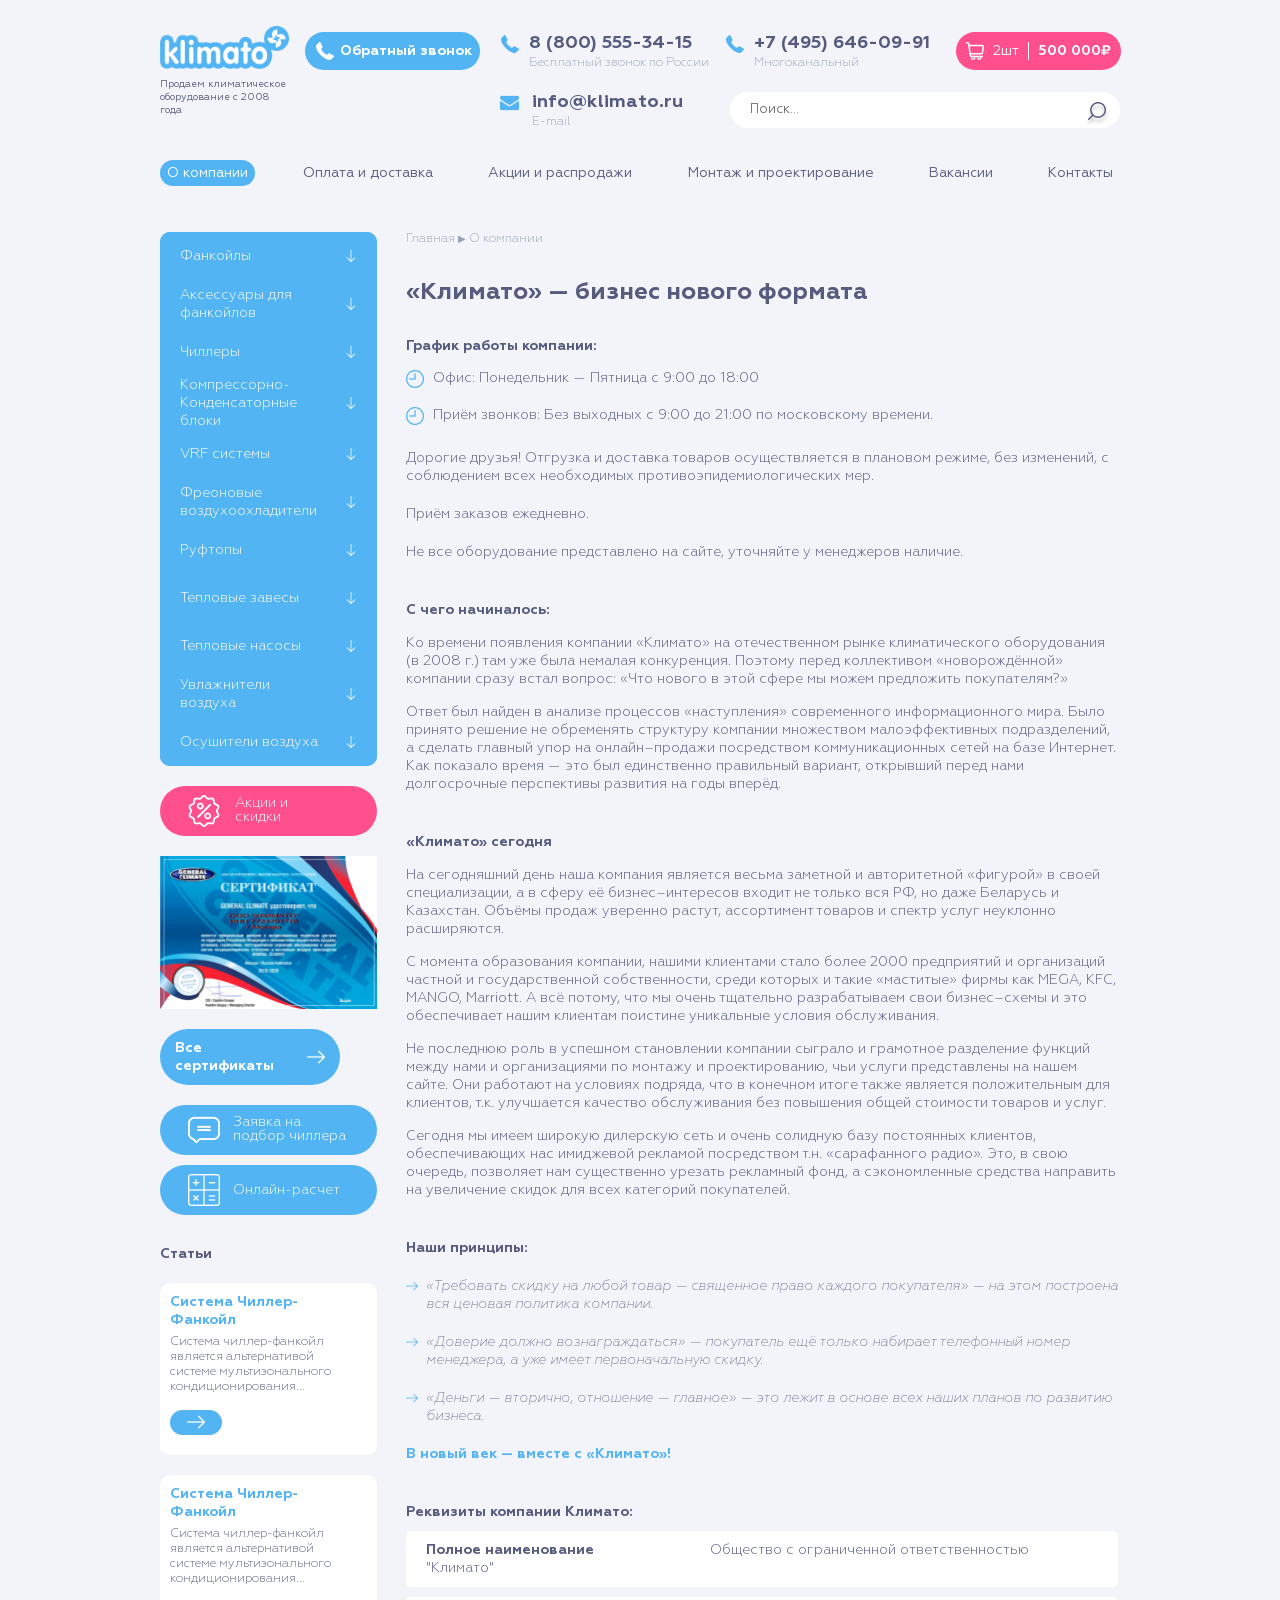
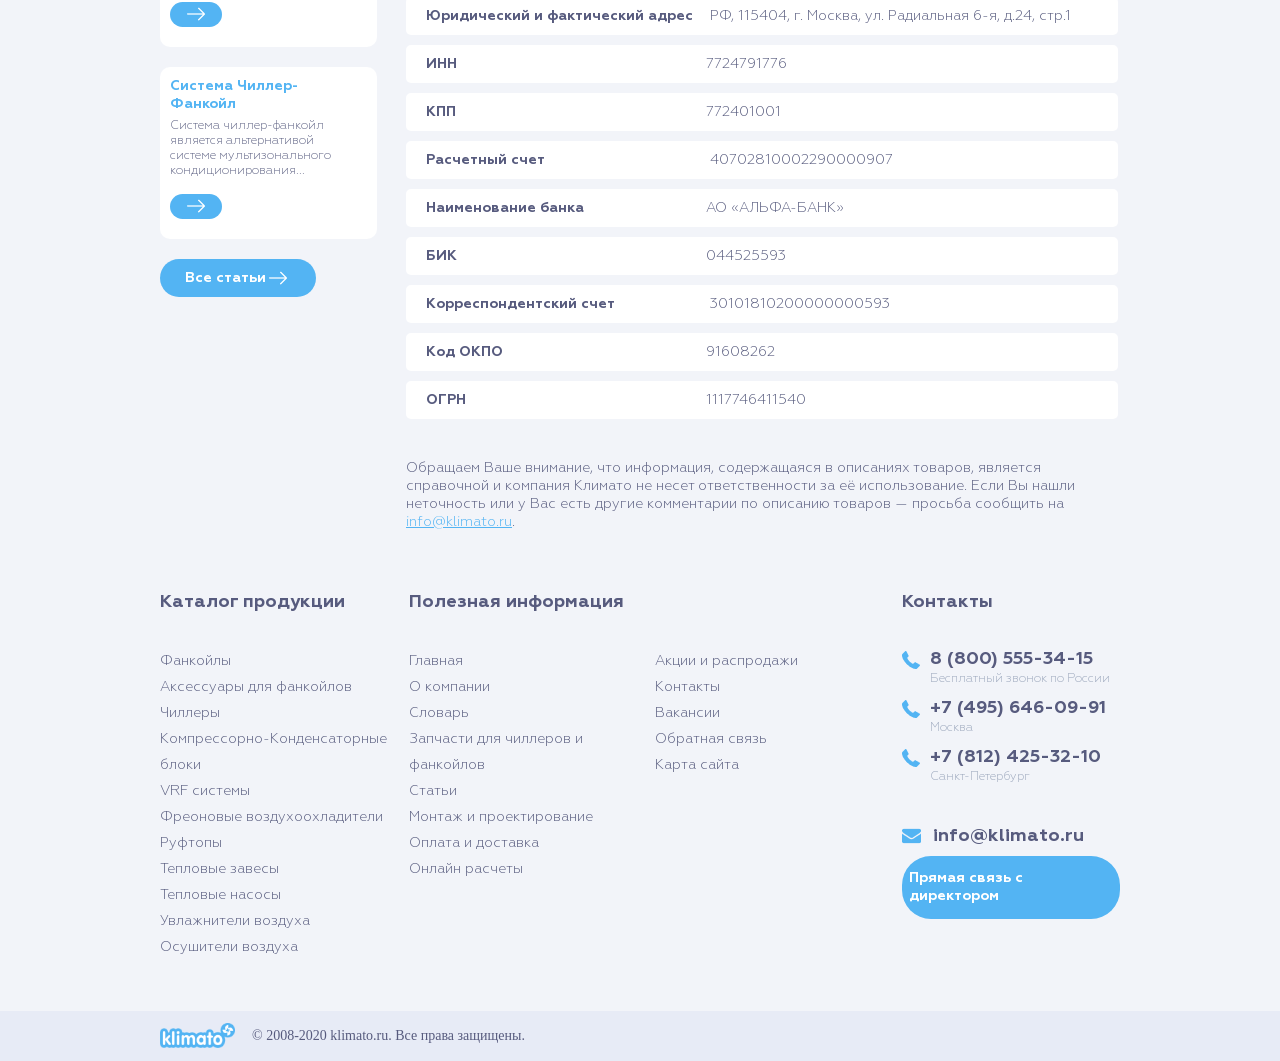
<file: Klimato/about.html>
<!DOCTYPE html>
<html lang="en">
  <head>
    <meta charset="UTF-8" />
    <meta name="viewport" content="width=device-width, initial-scale=1.0" />
    <link rel="stylesheet" href="css/style.min.css" />
    <title>О компании</title>
  </head>
  <body>
    <div class="wrapper">
      <header class="header">
        <div class="container">
          <div class="header__row">
            <div class="header__burger-bg"></div>
<div class="header__burger"><span></span></div>
<a href="index.html" class="header__logo"><img src="img/logo.png" alt="" /></a>
<div class="header__callback">
  <a href="#" class="header__callback-row">Обратный звонок</a>
</div>
<div class="header__contacts header__contacts_1">
  <div class="header__contact header__phone header__phone_1">
    8 (800) 555-34-15
  </div>
  <div class="header__subtext">Бесплатный звонок по России</div>
</div>
<div class="header__contacts header__contacts_2">
  <div class="header__contact header__phone header__phone_2">
    +7 (495) 646-09-91
  </div>
  <div class="header__subtext">Многоканальный</div>
</div>
<div class="header__contacts header__contacts_3">
  <div class="header__contact header__mail">info@klimato.ru</div>
  <div class="header__subtext">E-mail</div>
</div>
<form action="" autocomplete="off" class="search">
  <input
    class="search__input"
    type="text"
    name="search"
    placeholder="Поиск..."
    tabindex="1"
  />
  <button class="search__submit" type="submit" tabindex="2">
    <img src="img/icons/search.png" alt="" />
  </button>
</form>
<div class="cart-block">
  <a href="cart.html" class="cart-block__row">
    <img src="img/icons/cart.png" alt="" class="cart-block__img" />
    <div class="cart-block__info cart-block__info_quantity">2шт</div>
    <div class="cart-block__info cart-block__info_cost">500 000₽</div>
  </a>
</div>
<div class="header__advantage">
  Продаем климатическое оборудование с 2008 года
</div>

            <nav class="header__menu">
  <ul class="header__menu-list header__list">
    <li class="header__category">Категории</li>
    <li class="header__list-item active"> <a href="about.html">О компании</a> </li>
    <li class="header__list-item"> <a href="payment.html">Оплата и доставка</a> </li>
    <li class="header__list-item"><a href="promotions.html">Акции и распродажи</a></li>
    <li class="header__list-item"> <a href="installation.html">Монтаж и проектирование</a> </li>
    <li class="header__list-item"><a href="vacancies.html">Вакансии</a></li>
    <li class="header__list-item"><a href="contacts.html">Контакты</a></li>
  </ul>
  <ul class="header__category-list header__list">
    <li><a href="#">Фанкойлы</a></li>
    <li><a href="#">Аксессуары для фанкойлов</a></li>
    <li><a href="#">Чиллеры</a></li>
    <li><a href="#">Компрессорно-Конденсаторные блоки</a></li>
    <li><a href="#">VRF системы</a></li>
    <li><a href="#">Фреоновые воздухоохладители</a></li>
    <li><a href="#">Руфтопы</a></li>
    <li><a href="#">Тепловые завесы</a></li>
    <li><a href="#">Тепловые насосы</a></li>
    <li><a href="#">Увлажнители воздуха</a></li>
    <li><a href="#">Осушители воздуха</a></li>
    <li class="header__category-back"></li>
  </ul>
</nav>

          </div>
        </div>
      </header>

      <main class="main">
        <div class="container">
          <div class="main__row">
            <div class="main__sidebar">
              <div class="main__left-panel">
  <ul class="main__catalog catalog">
    <li class="catalog__element">
      <div class="catalog__item">
        <a href="category.html" class="catalog__item-title"> Фанкойлы </a>
        <div class="catalog__item-btn"></div>
      </div>
      <ul class="catalog__subcatalog">
        <li class="catalog__subitem">
          <a href="category.html"> Lorem, ipsum dolor.</a>
        </li>
        <li class="catalog__subitem">
          <a href="category.html"> Lorem, ipsum dolor.</a>
        </li>
      </ul>
    </li>

    <li class="catalog__element">
      <div class="catalog__item">
        <a href="category.html" class="catalog__item-title">
          Аксессуары для фанкойлов
        </a>
        <div class="catalog__item-btn"></div>
      </div>
      <ul class="catalog__subcatalog">
        <li class="catalog__subitem">
          <a href="category.html"> Lorem, ipsum dolor.</a>
        </li>
        <li class="catalog__subitem">
          <a href="category.html"> Lorem, ipsum dolor.</a>
        </li>
      </ul>
    </li>

    <li class="catalog__element">
      <div class="catalog__item">
        <a href="category.html" class="catalog__item-title"> Чиллеры </a>
        <div class="catalog__item-btn"></div>
      </div>
      <ul class="catalog__subcatalog">
        <li class="catalog__subitem">
          <a href="category.html"> Lorem, ipsum dolor.</a>
        </li>
        <li class="catalog__subitem">
          <a href="category.html"> Lorem, ipsum dolor.</a>
        </li>
      </ul>
    </li>

    <li class="catalog__element">
      <div class="catalog__item">
        <a href="category.html" class="catalog__item-title">
          Компрессорно- Конденсаторные блоки
        </a>
        <div class="catalog__item-btn"></div>
      </div>
      <ul class="catalog__subcatalog">
        <li class="catalog__subitem">
          <a href="category.html"> Lorem, ipsum dolor.</a>
        </li>
        <li class="catalog__subitem">
          <a href="category.html"> Lorem, ipsum dolor.</a>
        </li>
      </ul>
    </li>

    <li class="catalog__element">
      <div class="catalog__item">
        <a href="category.html" class="catalog__item-title"> VRF системы </a>
        <div class="catalog__item-btn"></div>
      </div>
      <ul class="catalog__subcatalog">
        <li class="catalog__subitem">
          <a href="category.html"> Lorem, ipsum dolor.</a>
        </li>
        <li class="catalog__subitem">
          <a href="category.html"> Lorem, ipsum dolor.</a>
        </li>
        <li class="catalog__subitem">
          <a href="category.html"> Lorem, ipsum dolor.</a>
        </li>
      </ul>
    </li>

    <li class="catalog__element">
      <div class="catalog__item">
        <a href="category.html" class="catalog__item-title">
          Фреоновые воздухоохладители
        </a>
        <div class="catalog__item-btn"></div>
      </div>
      <ul class="catalog__subcatalog">
        <li class="catalog__subitem">
          <a href="category.html"> Lorem, ipsum dolor.</a>
        </li>
        <li class="catalog__subitem">
          <a href="category.html"> Lorem, ipsum dolor.</a>
        </li>
      </ul>
    </li>

    <li class="catalog__element">
      <div class="catalog__item">
        <a href="category.html" class="catalog__item-title"> Руфтопы </a>
        <div class="catalog__item-btn"></div>
      </div>
      <ul class="catalog__subcatalog">
        <li class="catalog__subitem">
          <a href="category.html"> Lorem, ipsum dolor.</a>
        </li>
        <li class="catalog__subitem">
          <a href="category.html"> Lorem, ipsum dolor.</a>
        </li>
      </ul>
    </li>

    <li class="catalog__element">
      <div class="catalog__item">
        <a href="category.html" class="catalog__item-title">
          Тепловые завесы
        </a>
        <div class="catalog__item-btn"></div>
      </div>
      <ul class="catalog__subcatalog">
        <li class="catalog__subitem">
          <a href="category.html"> Lorem, ipsum dolor.</a>
        </li>
        <li class="catalog__subitem">
          <a href="category.html"> Lorem, ipsum dolor.</a>
        </li>
      </ul>
    </li>

    <li class="catalog__element">
      <div class="catalog__item">
        <a href="category.html" class="catalog__item-title">
          Тепловые насосы
        </a>
        <div class="catalog__item-btn"></div>
      </div>
      <ul class="catalog__subcatalog">
        <li class="catalog__subitem">
          <a href="category.html"> Lorem, ipsum dolor. </a>
        </li>
        <li class="catalog__subitem">
          <a href="category.html"> Lorem, ipsum dolor. </a>
        </li>
      </ul>
    </li>

    <li class="catalog__element">
      <div class="catalog__item">
        <a href="category.html" class="catalog__item-title">
          Увлажнители воздуха
        </a>
        <div class="catalog__item-btn"></div>
      </div>
      <ul class="catalog__subcatalog">
        <li class="catalog__subitem">
          <a href="category.html"> Увлажнители воздуха Giant Steam </a>
        </li>
        <li class="catalog__subitem">
          <a href="category.html"> Увлажнители воздуха CAREL </a>
        </li>
      </ul>
    </li>

    <li class="catalog__element">
      <div class="catalog__item">
        <a href="category.html" class="catalog__item-title">
          Осушители воздуха
        </a>
        <div class="catalog__item-btn"></div>
      </div>
      <ul class="catalog__subcatalog">
        <li class="catalog__subitem">
          <a href="category.html"> Lorem, ipsum dolor.</a>
        </li>
        <li class="catalog__subitem">
          <a href="category.html"> Lorem, ipsum dolor.</a>
        </li>
        <li class="catalog__subitem">
          <a href="category.html"> Lorem, ipsum dolor.</a>
        </li>
      </ul>
    </li>
  </ul>
  <a href="promotions.html" class="main__sale">Акции и скидки</a>
  <div class="main__certificates">
    <img src="img/certificate_1.png" alt="" />
    <a href="#" class="main__certificates-btn">Все сертификаты</a>
  </div>
</div>

              <div class="main__right-panel">
  <div class="main__request">Заявка на подбор чиллера</div>
  <a href="calculations.html" class="main__calculations">Онлайн-расчет</a>

  <div class="main__articles articles">
    <div class="articles__title">Статьи</div>
    <ul class="articles__list">
      <li class="articles__list-element">
        <a href="articles.html" class="articles__item">
          <div class="articles__subtitle">Система Чиллер-Фанкойл</div>
          <div class="articles__text">Система чиллер-фанкойл является альтернативой системе мультизонального кондиционирования...</div>
          <div class="articles__read"></div>
        </a>
      </li>
      <li class="articles__list-element">
        <a href="articles.html" class="articles__item">
          <div class="articles__subtitle">Система Чиллер-Фанкойл</div>
          <div class="articles__text">Система чиллер-фанкойл является альтернативой системе мультизонального кондиционирования... </div>
          <div class="articles__read"></div>
        </a>
      </li>
      <li class="articles__list-element">
        <a href="articles.html" class="articles__item">
          <div class="articles__subtitle">Система Чиллер-Фанкойл</div>
          <div class="articles__text">Система чиллер-фанкойл является альтернативой системе мультизонального кондиционирования... </div>
          <div class="articles__read"></div>
        </a>
      </li>
    </ul>
    <a href="articles.html" class="articles__more">Все статьи</a>
  </div>
</div>

            </div>
            <div class="main__content about">
  <ul class="main__trace">
    <li><a href="index.html">Главная</a></li>
    <li><a href="about.html">О компании</a></li>
  </ul>
  <h1 class="about__title title">«Климато» — бизнес нового формата</h1>
  <div class="about__schedule schedule">
    <p class="schedule__title subtitle">График работы компании:</p>
    <p class="schedule__text">
      Офис: Понедельник — Пятница <span>c 9:00 до 18:00</span>
    </p>
    <p class="schedule__text">
      Приём звонков: Без выходных c 9:00 до 21:00 по московскому времени.
    </p>
  </div>

  <div class="about__info info">
    <p class="info__text">
      Дорогие друзья! Отгрузка и доставка товаров осуществляется в плановом
      режиме, без изменений, с соблюдением всех необходимых
      противоэпидемиологических мер.
    </p>
    <p class="info__text">Приём заказов ежедневно.</p>
    <p class="info__text">
      Не все оборудование представлено на сайте, уточняйте у менеджеров наличие.
    </p>
  </div>

  <div class="about__then about__block then">
    <p class="then__title subtitle">С чего начиналось:</p>
    <p class="then__text">
      Ко времени появления компании «Климато» на отечественном рынке
      климатического оборудования (в 2008 г.) там уже была немалая конкуренция.
      Поэтому перед коллективом «новорождённой» компании сразу встал вопрос:
      «Что нового в этой сфере мы можем предложить покупателям?»
    </p>
    <p class="then__text">
      Ответ был найден в анализе процессов «наступления» современного
      информационного мира. Было принято решение не обременять структуру
      компании множеством малоэффективных подразделений, а сделать главный упор
      на онлайн–продажи посредством коммуникационных сетей на базе Интернет. Как
      показало время — это был единственно правильный вариант, открывший перед
      нами долгосрочные перспективы развития на годы вперёд.
    </p>
  </div>

  <div class="about__now about__block now">
    <p class="now__title subtitle">«Климато» сегодня</p>
    <p class="now__text">
      На сегодняшний день наша компания является весьма заметной и авторитетной
      «фигурой» в своей специализации, а в сферу её бизнес–интересов входит не
      только вся РФ, но даже Беларусь и Казахстан. Объёмы продаж уверенно
      растут, ассортимент товаров и спектр услуг неуклонно расширяются.
    </p>
    <p class="now__text">
      С момента образования компании, нашими клиентами стало более 2000
      предприятий и организаций частной и государственной собственности, среди
      которых и такие «маститые» фирмы как MEGA, KFC, MANGO, Marriott. А всё
      потому, что мы очень тщательно разрабатываем свои бизнес–схемы и это
      обеспечивает нашим клиентам поистине уникальные условия обслуживания.
    </p>
    <p class="now__text">
      Не последнюю роль в успешном становлении компании сыграло и грамотное
      разделение функций между нами и организациями по монтажу и проектированию,
      чьи услуги представлены на нашем сайте. Они работают на условиях подряда,
      что в конечном итоге также является положительным для клиентов, т.к.
      улучшается качество обслуживания без повышения общей стоимости товаров и
      услуг.
    </p>
    <p class="now__text">
      Сегодня мы имеем широкую дилерскую сеть и очень солидную базу постоянных
      клиентов, обеспечивающих нас имиджевой рекламой посредством т.н.
      «сарафанного радио». Это, в свою очередь, позволяет нам существенно
      урезать рекламный фонд, а сэкономленные средства направить на увеличение
      скидок для всех категорий покупателей.
    </p>
  </div>
  <ul class="about__principles about__block principles">
    <li class="principles__title subtitle">Наши принципы:</li>
    <li class="principles__item">
      «Требовать скидку на любой товар — священное право каждого покупателя» —
      на этом построена вся ценовая политика компании.
    </li>
    <li class="principles__item">
      «Доверие должно вознаграждаться» — покупатель ещё только набирает
      телефонный номер менеджера, а уже имеет первоначальную скидку.
    </li>
    <li class="principles__item">
      «Деньги — вторично, отношение — главное» — это лежит в основе всех наших
      планов по развитию бизнеса.
    </li>
    <li class="principles__main-item">В новый век — вместе с «Климато»!</li>
  </ul>

  <ul class="about__details about__block details">
    <li class="details__title subtitle">Реквизиты компании Климато:</li>
    <li class="details__item">
      <span class="details__item-title subtitle">Полное наименование</span>
      Общество с ограниченной ответственностью "Климато"
    </li>
    <li class="details__item">
      <span class="details__item-title subtitle">
        Юридический и фактический адрес
      </span>
      РФ, 115404, г. Москва, ул. Радиальная 6-я, д.24, стр.1
    </li>
    <li class="details__item">
      <span class="details__item-title subtitle"> ИНН </span>7724791776
    </li>
    <li class="details__item">
      <span class="details__item-title subtitle"> КПП </span>772401001
    </li>
    <li class="details__item">
      <span class="details__item-title subtitle">Расчетный счет</span>
      40702810002290000907
    </li>
    <li class="details__item">
      <span class="details__item-title subtitle">Наименование банка</span>АО
      «АЛЬФА-БАНК»
    </li>
    <li class="details__item">
      <span class="details__item-title subtitle"> БИК </span>044525593
    </li>
    <li class="details__item">
      <span class="details__item-title subtitle">Корреспондентский счет</span>
      30101810200000000593
    </li>
    <li class="details__item">
      <span class="details__item-title subtitle"> Код ОКПО </span>91608262
    </li>
    <li class="details__item">
      <span class="details__item-title subtitle"> ОГРН </span>1117746411540
    </li>
  </ul>

  <div class="about__note about__block note">
    Обращаем Ваше внимание, что информация, содержащаяся в описаниях товаров,
    является справочной и компания Климато не несет ответственности за её
    использование. Если Вы нашли неточность или у Вас есть другие комментарии по
    описанию товаров — просьба сообщить на
    <a href="mailto:info@klimato.ru" class="link">info@klimato.ru</a>.
  </div>
</div>

          </div>
        </div>
      </main>

      <footer class="footer">
  <div class="container">
    <div class="footer__main">
      <div class="footer__catalog">
        <div class="footer__title">Каталог продукции</div>
        <ul class="footer__catalog-list footer__list">
          <li><a href="category.html">Фанкойлы</a></li>
          <li><a href="category.html">Аксессуары для фанкойлов</a></li>
          <li><a href="category.html">Чиллеры</a></li>
          <li><a href="category.html">Компрессорно-Конденсаторные блоки</a></li>
          <li><a href="category.html">VRF системы</a></li>
          <li><a href="category.html">Фреоновые воздухоохладители</a></li>
          <li><a href="category.html">Руфтопы</a></li>
          <li><a href="category.html">Тепловые завесы</a></li>
          <li><a href="category.html">Тепловые насосы</a></li>
          <li><a href="category.html">Увлажнители воздуха</a></li>
          <li><a href="category.html">Осушители воздуха</a></li>
        </ul>
      </div>

      <div class="footer__info">
        <div class="footer__title">Полезная информация</div>
        <ul class="footer__info-list footer__list">
          <li><a href="index.html">Главная</a></li>
          <li><a href="about.html">О компании</a></li>
          <li><a href="#">Словарь</a></li>
          <li><a href="#">Запчасти для чиллеров и фанкойлов</a></li>
          <li><a href="articles.html">Статьи</a></li>
          <li><a href="installation.html">Монтаж и проектирование</a></li>
          <li><a href="payment.html">Оплата и доставка</a></li>
          <li><a href="calculations.html">Онлайн расчеты</a></li>
          <li><a href="promotions.html">Акции и распродажи</a></li>
          <li><a href="contacts.html">Контакты</a></li>
          <li><a href="vacancies.html">Вакансии</a></li>
          <li><a href="#">Обратная связь</a></li>
          <li><a href="#">Карта сайта</a></li>
        </ul>
      </div>

      <div class="footer__contacts">
        <div class="footer__title">Контакты</div>
        <ul class="footer__contacts-list footer__list">
          <li class="footer__contact footer__phone">
            <div class="footer__contact-title">8 (800) 555-34-15</div>
            <div class="footer__subtitle">Бесплатный звонок по России</div>
          </li>
          <li class="footer__contact footer__phone">
            <div class="footer__contact-title">+7 (495) 646-09-91</div>
            <div class="footer__subtitle">Москва</div>
          </li>
          <li class="footer__contact footer__phone">
            <div class="footer__contact-title">+7 (812) 425-32-10</div>
            <div class="footer__subtitle">Санкт-Петербург</div>
          </li>
          <li class="footer__contact footer__mail">
            <div class="footer__contact-title">info@klimato.ru</div>
          </li>
          <li class="footer__callback">
            <a href="#" class="footer__callback-row">
              Прямая связь с директором
            </a>
          </li>
        </ul>
      </div>
    </div>
  </div>

  <div class="footer__object">
    <div class="container">
      <div class="footer__row">
        <div class="footer__logo">
          <img src="img/logo_small.png" alt="" />
        </div>
        <div class="footer__copyright">
          © 2008-2020 klimato.ru. Все права защищены.
        </div>
      </div>
    </div>
  </div>
  
</footer>

    </div>
    <script src="js/script.min.js"></script>
  </body>
</html>
</file>
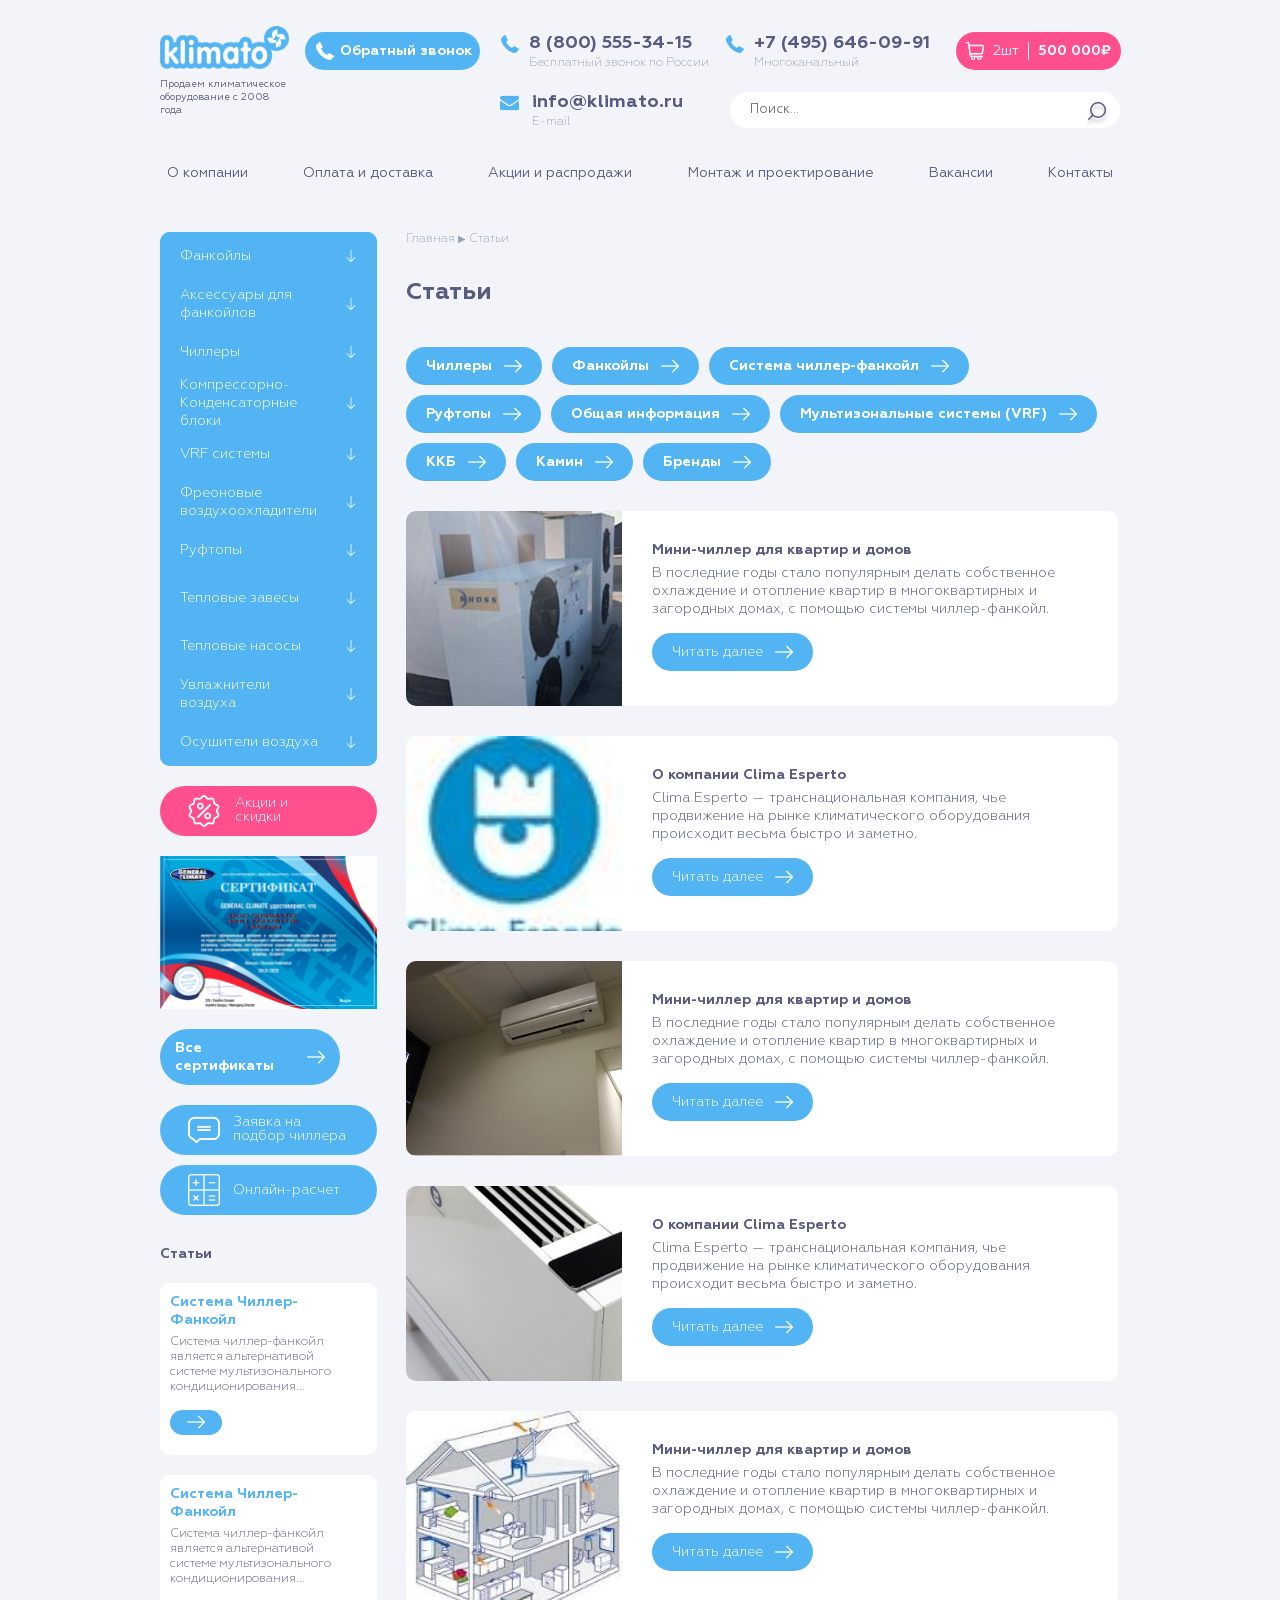
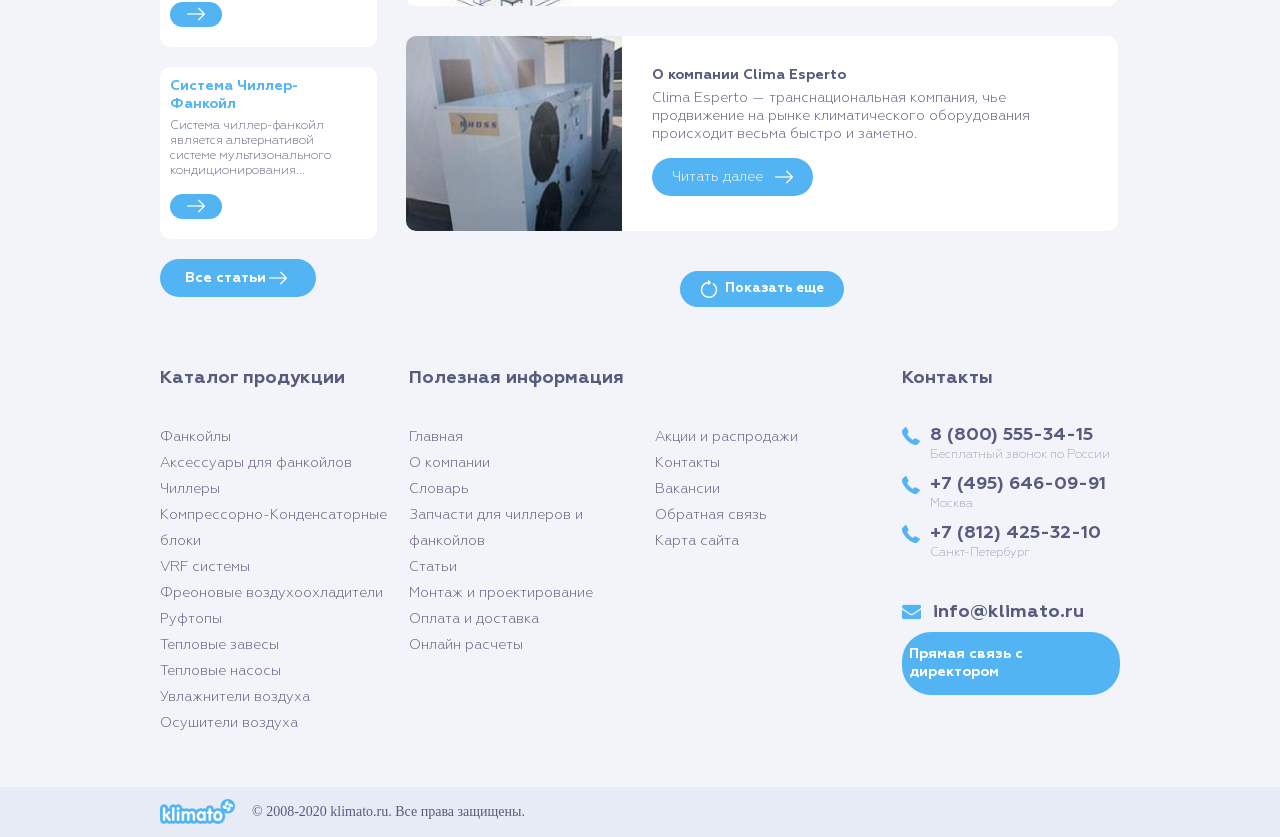
<file: Klimato/articles.html>
<!DOCTYPE html>
<html lang="en">
  <head>
    <meta charset="UTF-8" />
    <meta name="viewport" content="width=device-width, initial-scale=1.0" />
    <link rel="stylesheet" href="css/style.min.css" />
    <title>Статьи</title>
  </head>
  <body>
    <div class="wrapper">
      <header class="header">
        <div class="container">
          <div class="header__row">
            <div class="header__burger-bg"></div>
<div class="header__burger"><span></span></div>
<a href="index.html" class="header__logo"><img src="img/logo.png" alt="" /></a>
<div class="header__callback">
  <a href="#" class="header__callback-row">Обратный звонок</a>
</div>
<div class="header__contacts header__contacts_1">
  <div class="header__contact header__phone header__phone_1">
    8 (800) 555-34-15
  </div>
  <div class="header__subtext">Бесплатный звонок по России</div>
</div>
<div class="header__contacts header__contacts_2">
  <div class="header__contact header__phone header__phone_2">
    +7 (495) 646-09-91
  </div>
  <div class="header__subtext">Многоканальный</div>
</div>
<div class="header__contacts header__contacts_3">
  <div class="header__contact header__mail">info@klimato.ru</div>
  <div class="header__subtext">E-mail</div>
</div>
<form action="" autocomplete="off" class="search">
  <input
    class="search__input"
    type="text"
    name="search"
    placeholder="Поиск..."
    tabindex="1"
  />
  <button class="search__submit" type="submit" tabindex="2">
    <img src="img/icons/search.png" alt="" />
  </button>
</form>
<div class="cart-block">
  <a href="cart.html" class="cart-block__row">
    <img src="img/icons/cart.png" alt="" class="cart-block__img" />
    <div class="cart-block__info cart-block__info_quantity">2шт</div>
    <div class="cart-block__info cart-block__info_cost">500 000₽</div>
  </a>
</div>
<div class="header__advantage">
  Продаем климатическое оборудование с 2008 года
</div>

            <nav class="header__menu">
  <ul class="header__menu-list header__list">
    <li class="header__category">Категории</li>
    <li class="header__list-item"><a href="about.html">О компании</a></li>
    <li class="header__list-item"><a href="payment.html">Оплата и доставка</a></li>
    <li class="header__list-item"><a href="promotions.html">Акции и распродажи</a></li>
    <li class="header__list-item"><a href="installation.html">Монтаж и проектирование</a></li>
    <li class="header__list-item"><a href="vacancies.html">Вакансии</a></li>
    <li class="header__list-item"><a href="contacts.html">Контакты</a></li>
  </ul>
  <ul class="header__category-list header__list">
    <li><a href="category.html">Фанкойлы</a></li>
    <li><a href="category.html">Аксессуары для фанкойлов</a></li>
    <li><a href="category.html">Чиллеры</a></li>
    <li><a href="category.html">Компрессорно-Конденсаторные блоки</a></li>
    <li><a href="category.html">VRF системы</a></li>
    <li><a href="category.html">Фреоновые воздухоохладители</a></li>
    <li><a href="category.html">Руфтопы</a></li>
    <li><a href="category.html">Тепловые завесы</a></li>
    <li><a href="category.html">Тепловые насосы</a></li>
    <li><a href="category.html">Увлажнители воздуха</a></li>
    <li><a href="category.html">Осушители воздуха</a></li>
    <li class="header__category-back"></li>
  </ul>
</nav>

          </div>
        </div>
      </header>

      <main class="main">
        <div class="container">
          <div class="main__row">
            <div class="main__sidebar">
              <div class="main__left-panel">
  <ul class="main__catalog catalog">
    <li class="catalog__element">
      <div class="catalog__item">
        <a href="category.html" class="catalog__item-title"> Фанкойлы </a>
        <div class="catalog__item-btn"></div>
      </div>
      <ul class="catalog__subcatalog">
        <li class="catalog__subitem">
          <a href="category.html"> Lorem, ipsum dolor.</a>
        </li>
        <li class="catalog__subitem">
          <a href="category.html"> Lorem, ipsum dolor.</a>
        </li>
      </ul>
    </li>

    <li class="catalog__element">
      <div class="catalog__item">
        <a href="category.html" class="catalog__item-title">
          Аксессуары для фанкойлов
        </a>
        <div class="catalog__item-btn"></div>
      </div>
      <ul class="catalog__subcatalog">
        <li class="catalog__subitem">
          <a href="category.html"> Lorem, ipsum dolor.</a>
        </li>
        <li class="catalog__subitem">
          <a href="category.html"> Lorem, ipsum dolor.</a>
        </li>
      </ul>
    </li>

    <li class="catalog__element">
      <div class="catalog__item">
        <a href="category.html" class="catalog__item-title"> Чиллеры </a>
        <div class="catalog__item-btn"></div>
      </div>
      <ul class="catalog__subcatalog">
        <li class="catalog__subitem">
          <a href="category.html"> Lorem, ipsum dolor.</a>
        </li>
        <li class="catalog__subitem">
          <a href="category.html"> Lorem, ipsum dolor.</a>
        </li>
      </ul>
    </li>

    <li class="catalog__element">
      <div class="catalog__item">
        <a href="category.html" class="catalog__item-title">
          Компрессорно- Конденсаторные блоки
        </a>
        <div class="catalog__item-btn"></div>
      </div>
      <ul class="catalog__subcatalog">
        <li class="catalog__subitem">
          <a href="category.html"> Lorem, ipsum dolor.</a>
        </li>
        <li class="catalog__subitem">
          <a href="category.html"> Lorem, ipsum dolor.</a>
        </li>
      </ul>
    </li>

    <li class="catalog__element">
      <div class="catalog__item">
        <a href="category.html" class="catalog__item-title"> VRF системы </a>
        <div class="catalog__item-btn"></div>
      </div>
      <ul class="catalog__subcatalog">
        <li class="catalog__subitem">
          <a href="category.html"> Lorem, ipsum dolor.</a>
        </li>
        <li class="catalog__subitem">
          <a href="category.html"> Lorem, ipsum dolor.</a>
        </li>
        <li class="catalog__subitem">
          <a href="category.html"> Lorem, ipsum dolor.</a>
        </li>
      </ul>
    </li>

    <li class="catalog__element">
      <div class="catalog__item">
        <a href="category.html" class="catalog__item-title">
          Фреоновые воздухоохладители
        </a>
        <div class="catalog__item-btn"></div>
      </div>
      <ul class="catalog__subcatalog">
        <li class="catalog__subitem">
          <a href="category.html"> Lorem, ipsum dolor.</a>
        </li>
        <li class="catalog__subitem">
          <a href="category.html"> Lorem, ipsum dolor.</a>
        </li>
      </ul>
    </li>

    <li class="catalog__element">
      <div class="catalog__item">
        <a href="category.html" class="catalog__item-title"> Руфтопы </a>
        <div class="catalog__item-btn"></div>
      </div>
      <ul class="catalog__subcatalog">
        <li class="catalog__subitem">
          <a href="category.html"> Lorem, ipsum dolor.</a>
        </li>
        <li class="catalog__subitem">
          <a href="category.html"> Lorem, ipsum dolor.</a>
        </li>
      </ul>
    </li>

    <li class="catalog__element">
      <div class="catalog__item">
        <a href="category.html" class="catalog__item-title">
          Тепловые завесы
        </a>
        <div class="catalog__item-btn"></div>
      </div>
      <ul class="catalog__subcatalog">
        <li class="catalog__subitem">
          <a href="category.html"> Lorem, ipsum dolor.</a>
        </li>
        <li class="catalog__subitem">
          <a href="category.html"> Lorem, ipsum dolor.</a>
        </li>
      </ul>
    </li>

    <li class="catalog__element">
      <div class="catalog__item">
        <a href="category.html" class="catalog__item-title">
          Тепловые насосы
        </a>
        <div class="catalog__item-btn"></div>
      </div>
      <ul class="catalog__subcatalog">
        <li class="catalog__subitem">
          <a href="category.html"> Lorem, ipsum dolor. </a>
        </li>
        <li class="catalog__subitem">
          <a href="category.html"> Lorem, ipsum dolor. </a>
        </li>
      </ul>
    </li>

    <li class="catalog__element">
      <div class="catalog__item">
        <a href="category.html" class="catalog__item-title">
          Увлажнители воздуха
        </a>
        <div class="catalog__item-btn"></div>
      </div>
      <ul class="catalog__subcatalog">
        <li class="catalog__subitem">
          <a href="category.html"> Увлажнители воздуха Giant Steam </a>
        </li>
        <li class="catalog__subitem">
          <a href="category.html"> Увлажнители воздуха CAREL </a>
        </li>
      </ul>
    </li>

    <li class="catalog__element">
      <div class="catalog__item">
        <a href="category.html" class="catalog__item-title">
          Осушители воздуха
        </a>
        <div class="catalog__item-btn"></div>
      </div>
      <ul class="catalog__subcatalog">
        <li class="catalog__subitem">
          <a href="category.html"> Lorem, ipsum dolor.</a>
        </li>
        <li class="catalog__subitem">
          <a href="category.html"> Lorem, ipsum dolor.</a>
        </li>
        <li class="catalog__subitem">
          <a href="category.html"> Lorem, ipsum dolor.</a>
        </li>
      </ul>
    </li>
  </ul>
  <a href="promotions.html" class="main__sale">Акции и скидки</a>
  <div class="main__certificates">
    <img src="img/certificate_1.png" alt="" />
    <a href="#" class="main__certificates-btn">Все сертификаты</a>
  </div>
</div>

              <div class="main__right-panel">
  <div class="main__request">Заявка на подбор чиллера</div>
  <a href="calculations.html" class="main__calculations">Онлайн-расчет</a>

  <div class="main__articles articles">
    <div class="articles__title">Статьи</div>
    <ul class="articles__list">
      <li class="articles__list-element">
        <a href="articles.html" class="articles__item">
          <div class="articles__subtitle">Система Чиллер-Фанкойл</div>
          <div class="articles__text">Система чиллер-фанкойл является альтернативой системе мультизонального кондиционирования...</div>
          <div class="articles__read"></div>
        </a>
      </li>
      <li class="articles__list-element">
        <a href="articles.html" class="articles__item">
          <div class="articles__subtitle">Система Чиллер-Фанкойл</div>
          <div class="articles__text">Система чиллер-фанкойл является альтернативой системе мультизонального кондиционирования... </div>
          <div class="articles__read"></div>
        </a>
      </li>
      <li class="articles__list-element">
        <a href="articles.html" class="articles__item">
          <div class="articles__subtitle">Система Чиллер-Фанкойл</div>
          <div class="articles__text">Система чиллер-фанкойл является альтернативой системе мультизонального кондиционирования... </div>
          <div class="articles__read"></div>
        </a>
      </li>
    </ul>
    <a href="articles.html" class="articles__more">Все статьи</a>
  </div>
</div>

            </div>
            <div class="main__content articles-main">
  <ul class="main__trace">
    <li><a href="index.html">Главная</a></li>
    <li><a href="articles.html">Статьи</a></li>
  </ul>

  <h1 class="articles-main__title title">Статьи</h1>

  <div class="articles-main__links subtitle">
    <a href="#" class="articles-main__link articles-btn">Чиллеры</a>
    <a href="#" class="articles-main__link articles-btn">Фанкойлы</a>
    <a href="#" class="articles-main__link articles-btn"
      >Система чиллер-фанкойл</a
    >
    <a href="#" class="articles-main__link articles-btn">Руфтопы</a>
    <a href="#" class="articles-main__link articles-btn">Общая информация</a>
    <a href="#" class="articles-main__link articles-btn"
      >Мультизональные системы (VRF)</a
    >
    <a href="#" class="articles-main__link articles-btn">ККБ</a>
    <a href="#" class="articles-main__link articles-btn">Камин</a>
    <a href="#" class="articles-main__link articles-btn">Бренды</a>
  </div>

  <div class="articles-main__all-articles">
    <div class="articles-main__article article">
      <div class="article__picture">
        <img
          src="img/articles/01.png"
          class="article__horizontal-picture"
          alt=""
        />
      </div>
      <div class="article__block">
        <div class="article__title subtitle">
          Мини-чиллер для квартир и домов
        </div>
        <div class="article__text">
          В последние годы стало популярным делать собственное охлаждение и
          отопление квартир в многоквартирных и загородных домах, с помощью
          системы чиллер-фанкойл.
        </div>
        <a href="#" class="article__read-btn articles-btn">Читать далее</a>
      </div>
    </div>
    <div class="articles-main__article article">
      <div class="article__picture">
        <img
          src="img/articles/02.png"
          class="article__vertical-picture"
          alt=""
        />
      </div>
      <div class="article__block">
        <div class="article__title subtitle">О компании Clima Esperto</div>
        <div class="article__text">
          Clima Esperto — транснациональная компания, чье продвижение на рынке
          климатического оборудования происходит весьма быстро и заметно.
        </div>
        <a href="#" class="article__read-btn articles-btn">Читать далее</a>
      </div>
    </div>

    <div class="articles-main__article article">
      <div class="article__picture">
        <img
          src="img/articles/03.png"
          class="article__horizontal-picture"
          alt=""
        />
      </div>
      <div class="article__block">
        <div class="article__title subtitle">
          Мини-чиллер для квартир и домов
        </div>
        <div class="article__text">
          В последние годы стало популярным делать собственное охлаждение и
          отопление квартир в многоквартирных и загородных домах, с помощью
          системы чиллер-фанкойл.
        </div>
        <a href="#" class="article__read-btn articles-btn">Читать далее</a>
      </div>
    </div>
    <div class="articles-main__article article">
      <div class="article__picture">
        <img
          src="img/articles/04.png"
          class="article__horizontal-picture"
          alt=""
        />
      </div>
      <div class="article__block">
        <div class="article__title subtitle">О компании Clima Esperto</div>
        <div class="article__text">
          Clima Esperto — транснациональная компания, чье продвижение на рынке
          климатического оборудования происходит весьма быстро и заметно.
        </div>
        <a href="#" class="article__read-btn articles-btn">Читать далее</a>
      </div>
    </div>

    <div class="articles-main__article article">
      <div class="article__picture">
        <img
          src="img/articles/05.png"
          class="article__vertical-picture"
          alt=""
        />
      </div>
      <div class="article__block">
        <div class="article__title subtitle">
          Мини-чиллер для квартир и домов
        </div>
        <div class="article__text">
          В последние годы стало популярным делать собственное охлаждение и
          отопление квартир в многоквартирных и загородных домах, с помощью
          системы чиллер-фанкойл.
        </div>
        <a href="#" class="article__read-btn articles-btn">Читать далее</a>
      </div>
    </div>
    <div class="articles-main__article article">
      <div class="article__picture">
        <img
          src="img/articles/01.png"
          class="article__horizontal-picture"
          alt=""
        />
      </div>
      <div class="article__block">
        <div class="article__title subtitle">О компании Clima Esperto</div>
        <div class="article__text">
          Clima Esperto — транснациональная компания, чье продвижение на рынке
          климатического оборудования происходит весьма быстро и заметно.
        </div>
        <a href="#" class="article__read-btn articles-btn">Читать далее</a>
      </div>
    </div>

    <button class="articles-main__more-btn">Показать еще</button>
  </div>
</div>

          </div>
        </div>
      </main>

      <footer class="footer">
  <div class="container">
    <div class="footer__main">
      <div class="footer__catalog">
        <div class="footer__title">Каталог продукции</div>
        <ul class="footer__catalog-list footer__list">
          <li><a href="category.html">Фанкойлы</a></li>
          <li><a href="category.html">Аксессуары для фанкойлов</a></li>
          <li><a href="category.html">Чиллеры</a></li>
          <li><a href="category.html">Компрессорно-Конденсаторные блоки</a></li>
          <li><a href="category.html">VRF системы</a></li>
          <li><a href="category.html">Фреоновые воздухоохладители</a></li>
          <li><a href="category.html">Руфтопы</a></li>
          <li><a href="category.html">Тепловые завесы</a></li>
          <li><a href="category.html">Тепловые насосы</a></li>
          <li><a href="category.html">Увлажнители воздуха</a></li>
          <li><a href="category.html">Осушители воздуха</a></li>
        </ul>
      </div>

      <div class="footer__info">
        <div class="footer__title">Полезная информация</div>
        <ul class="footer__info-list footer__list">
          <li><a href="index.html">Главная</a></li>
          <li><a href="about.html">О компании</a></li>
          <li><a href="#">Словарь</a></li>
          <li><a href="#">Запчасти для чиллеров и фанкойлов</a></li>
          <li><a href="articles.html">Статьи</a></li>
          <li><a href="installation.html">Монтаж и проектирование</a></li>
          <li><a href="payment.html">Оплата и доставка</a></li>
          <li><a href="calculations.html">Онлайн расчеты</a></li>
          <li><a href="promotions.html">Акции и распродажи</a></li>
          <li><a href="contacts.html">Контакты</a></li>
          <li><a href="vacancies.html">Вакансии</a></li>
          <li><a href="#">Обратная связь</a></li>
          <li><a href="#">Карта сайта</a></li>
        </ul>
      </div>

      <div class="footer__contacts">
        <div class="footer__title">Контакты</div>
        <ul class="footer__contacts-list footer__list">
          <li class="footer__contact footer__phone">
            <div class="footer__contact-title">8 (800) 555-34-15</div>
            <div class="footer__subtitle">Бесплатный звонок по России</div>
          </li>
          <li class="footer__contact footer__phone">
            <div class="footer__contact-title">+7 (495) 646-09-91</div>
            <div class="footer__subtitle">Москва</div>
          </li>
          <li class="footer__contact footer__phone">
            <div class="footer__contact-title">+7 (812) 425-32-10</div>
            <div class="footer__subtitle">Санкт-Петербург</div>
          </li>
          <li class="footer__contact footer__mail">
            <div class="footer__contact-title">info@klimato.ru</div>
          </li>
          <li class="footer__callback">
            <a href="#" class="footer__callback-row">
              Прямая связь с директором
            </a>
          </li>
        </ul>
      </div>
    </div>
  </div>

  <div class="footer__object">
    <div class="container">
      <div class="footer__row">
        <div class="footer__logo">
          <img src="img/logo_small.png" alt="" />
        </div>
        <div class="footer__copyright">
          © 2008-2020 klimato.ru. Все права защищены.
        </div>
      </div>
    </div>
  </div>
</footer>

    </div>
    <script src="js/script.min.js"></script>
  </body>
</html>
</file>
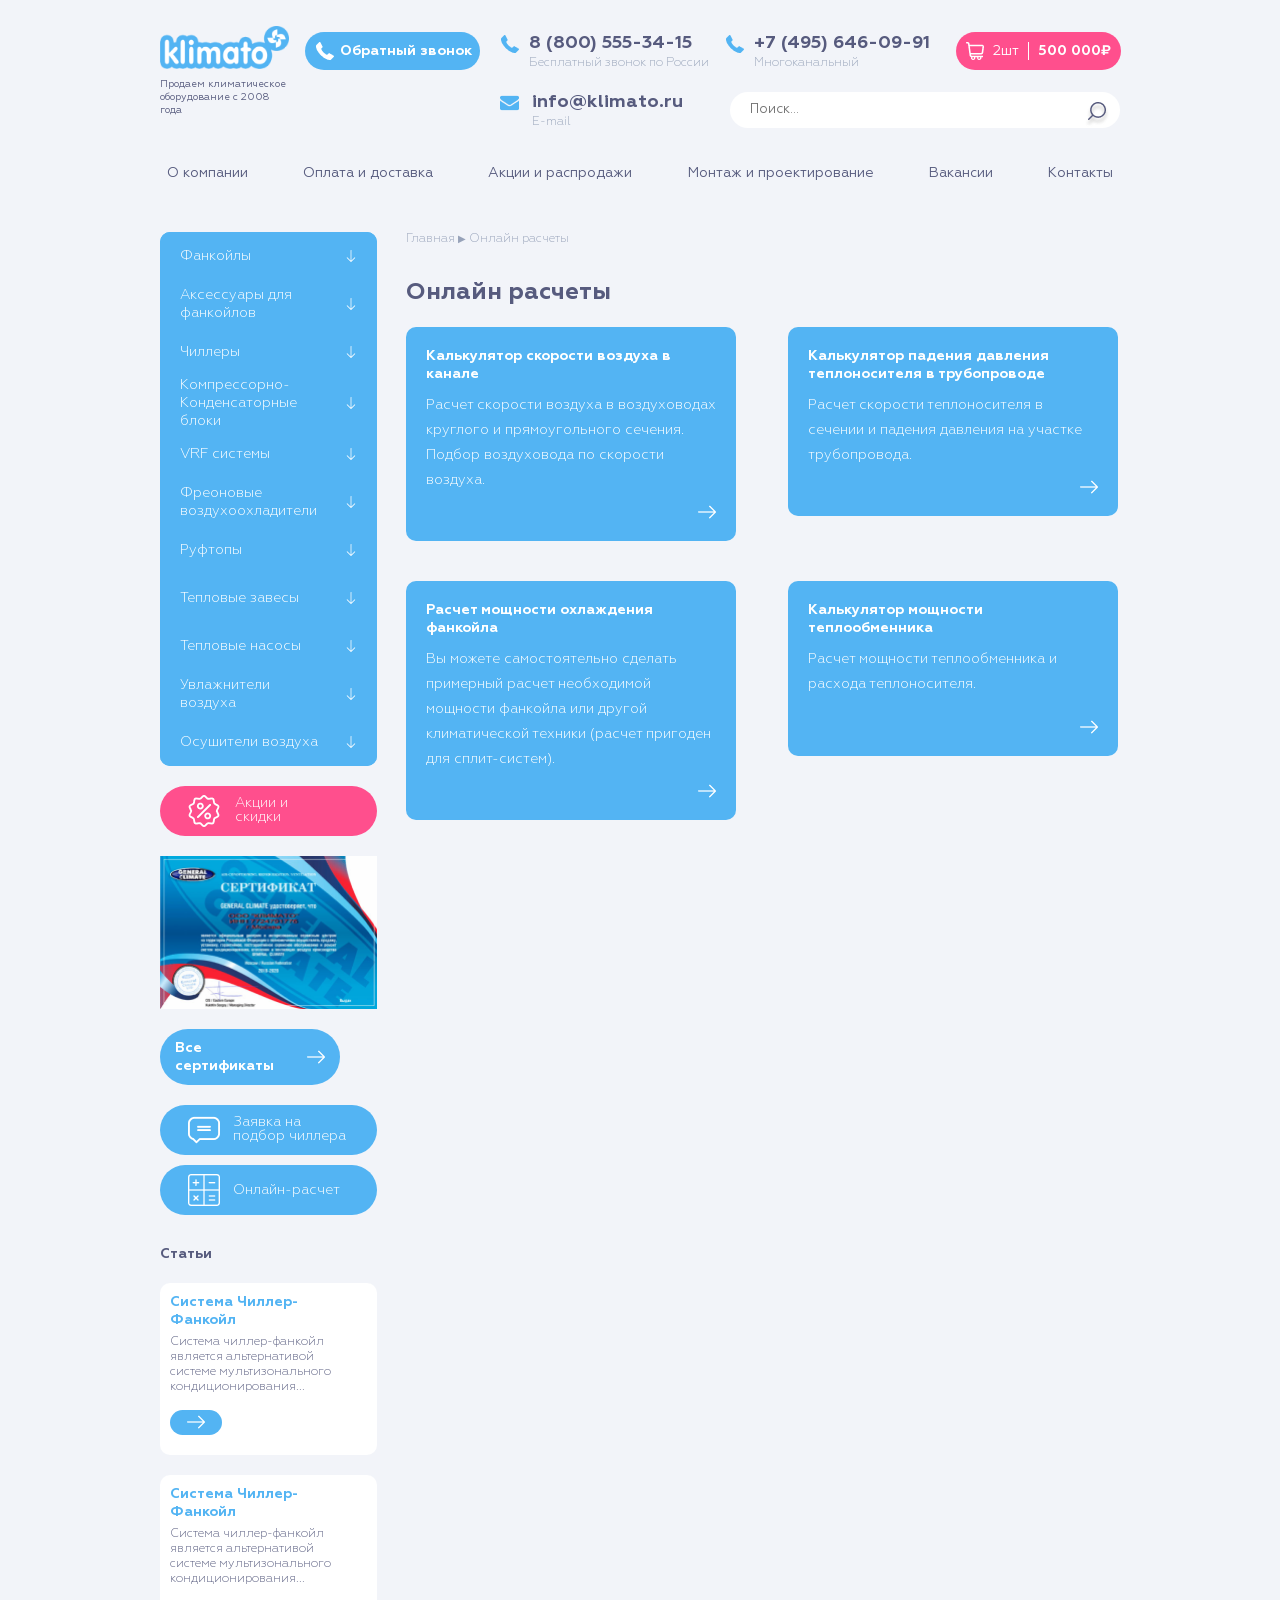
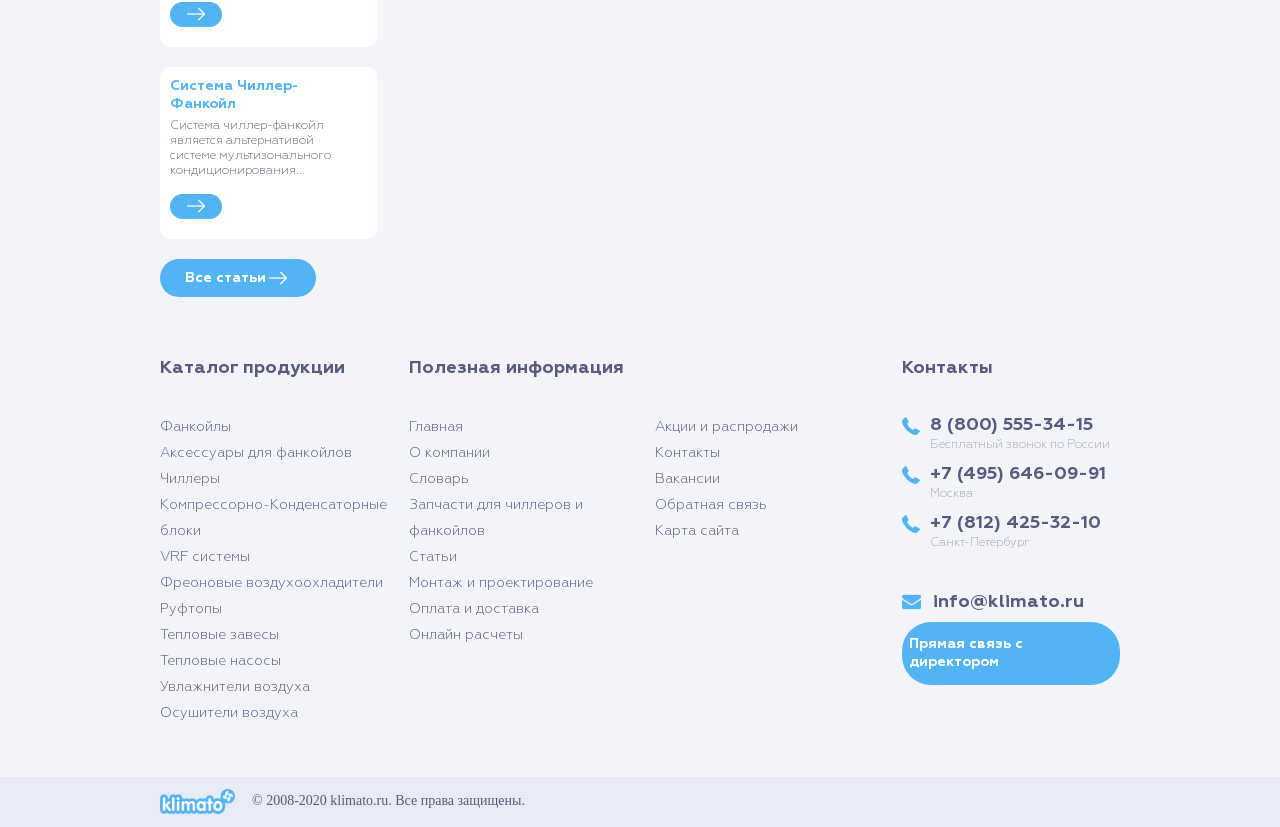
<file: Klimato/calculations.html>
<!DOCTYPE html>
<html lang="en">
  <head>
    <meta charset="UTF-8" />
    <meta name="viewport" content="width=device-width, initial-scale=1.0" />
    <link rel="stylesheet" href="css/style.min.css" />
    <title>Онлайн расчеты</title>
  </head>
  <body>
    <div class="wrapper">
      <header class="header">
        <div class="container">
          <div class="header__row">
            <div class="header__burger-bg"></div>
<div class="header__burger"><span></span></div>
<a href="index.html" class="header__logo"><img src="img/logo.png" alt="" /></a>
<div class="header__callback">
  <a href="#" class="header__callback-row">Обратный звонок</a>
</div>
<div class="header__contacts header__contacts_1">
  <div class="header__contact header__phone header__phone_1">
    8 (800) 555-34-15
  </div>
  <div class="header__subtext">Бесплатный звонок по России</div>
</div>
<div class="header__contacts header__contacts_2">
  <div class="header__contact header__phone header__phone_2">
    +7 (495) 646-09-91
  </div>
  <div class="header__subtext">Многоканальный</div>
</div>
<div class="header__contacts header__contacts_3">
  <div class="header__contact header__mail">info@klimato.ru</div>
  <div class="header__subtext">E-mail</div>
</div>
<form action="" autocomplete="off" class="search">
  <input
    class="search__input"
    type="text"
    name="search"
    placeholder="Поиск..."
    tabindex="1"
  />
  <button class="search__submit" type="submit" tabindex="2">
    <img src="img/icons/search.png" alt="" />
  </button>
</form>
<div class="cart-block">
  <a href="cart.html" class="cart-block__row">
    <img src="img/icons/cart.png" alt="" class="cart-block__img" />
    <div class="cart-block__info cart-block__info_quantity">2шт</div>
    <div class="cart-block__info cart-block__info_cost">500 000₽</div>
  </a>
</div>
<div class="header__advantage">
  Продаем климатическое оборудование с 2008 года
</div>

            <nav class="header__menu">
  <ul class="header__menu-list header__list">
    <li class="header__category">Категории</li>
    <li class="header__list-item"><a href="about.html">О компании</a></li>
    <li class="header__list-item"><a href="payment.html">Оплата и доставка</a></li>
    <li class="header__list-item"><a href="promotions.html">Акции и распродажи</a></li>
    <li class="header__list-item"><a href="installation.html">Монтаж и проектирование</a></li>
    <li class="header__list-item"><a href="vacancies.html">Вакансии</a></li>
    <li class="header__list-item"><a href="contacts.html">Контакты</a></li>
  </ul>
  <ul class="header__category-list header__list">
    <li><a href="category.html">Фанкойлы</a></li>
    <li><a href="category.html">Аксессуары для фанкойлов</a></li>
    <li><a href="category.html">Чиллеры</a></li>
    <li><a href="category.html">Компрессорно-Конденсаторные блоки</a></li>
    <li><a href="category.html">VRF системы</a></li>
    <li><a href="category.html">Фреоновые воздухоохладители</a></li>
    <li><a href="category.html">Руфтопы</a></li>
    <li><a href="category.html">Тепловые завесы</a></li>
    <li><a href="category.html">Тепловые насосы</a></li>
    <li><a href="category.html">Увлажнители воздуха</a></li>
    <li><a href="category.html">Осушители воздуха</a></li>
    <li class="header__category-back"></li>
  </ul>
</nav>

          </div>
        </div>
      </header>

      <main class="main">
        <div class="container">
          <div class="main__row">
            <div class="main__sidebar">
              <div class="main__left-panel">
  <ul class="main__catalog catalog">
    <li class="catalog__element">
      <div class="catalog__item">
        <a href="category.html" class="catalog__item-title"> Фанкойлы </a>
        <div class="catalog__item-btn"></div>
      </div>
      <ul class="catalog__subcatalog">
        <li class="catalog__subitem">
          <a href="category.html"> Lorem, ipsum dolor.</a>
        </li>
        <li class="catalog__subitem">
          <a href="category.html"> Lorem, ipsum dolor.</a>
        </li>
      </ul>
    </li>

    <li class="catalog__element">
      <div class="catalog__item">
        <a href="category.html" class="catalog__item-title">
          Аксессуары для фанкойлов
        </a>
        <div class="catalog__item-btn"></div>
      </div>
      <ul class="catalog__subcatalog">
        <li class="catalog__subitem">
          <a href="category.html"> Lorem, ipsum dolor.</a>
        </li>
        <li class="catalog__subitem">
          <a href="category.html"> Lorem, ipsum dolor.</a>
        </li>
      </ul>
    </li>

    <li class="catalog__element">
      <div class="catalog__item">
        <a href="category.html" class="catalog__item-title"> Чиллеры </a>
        <div class="catalog__item-btn"></div>
      </div>
      <ul class="catalog__subcatalog">
        <li class="catalog__subitem">
          <a href="category.html"> Lorem, ipsum dolor.</a>
        </li>
        <li class="catalog__subitem">
          <a href="category.html"> Lorem, ipsum dolor.</a>
        </li>
      </ul>
    </li>

    <li class="catalog__element">
      <div class="catalog__item">
        <a href="category.html" class="catalog__item-title">
          Компрессорно- Конденсаторные блоки
        </a>
        <div class="catalog__item-btn"></div>
      </div>
      <ul class="catalog__subcatalog">
        <li class="catalog__subitem">
          <a href="category.html"> Lorem, ipsum dolor.</a>
        </li>
        <li class="catalog__subitem">
          <a href="category.html"> Lorem, ipsum dolor.</a>
        </li>
      </ul>
    </li>

    <li class="catalog__element">
      <div class="catalog__item">
        <a href="category.html" class="catalog__item-title"> VRF системы </a>
        <div class="catalog__item-btn"></div>
      </div>
      <ul class="catalog__subcatalog">
        <li class="catalog__subitem">
          <a href="category.html"> Lorem, ipsum dolor.</a>
        </li>
        <li class="catalog__subitem">
          <a href="category.html"> Lorem, ipsum dolor.</a>
        </li>
        <li class="catalog__subitem">
          <a href="category.html"> Lorem, ipsum dolor.</a>
        </li>
      </ul>
    </li>

    <li class="catalog__element">
      <div class="catalog__item">
        <a href="category.html" class="catalog__item-title">
          Фреоновые воздухоохладители
        </a>
        <div class="catalog__item-btn"></div>
      </div>
      <ul class="catalog__subcatalog">
        <li class="catalog__subitem">
          <a href="category.html"> Lorem, ipsum dolor.</a>
        </li>
        <li class="catalog__subitem">
          <a href="category.html"> Lorem, ipsum dolor.</a>
        </li>
      </ul>
    </li>

    <li class="catalog__element">
      <div class="catalog__item">
        <a href="category.html" class="catalog__item-title"> Руфтопы </a>
        <div class="catalog__item-btn"></div>
      </div>
      <ul class="catalog__subcatalog">
        <li class="catalog__subitem">
          <a href="category.html"> Lorem, ipsum dolor.</a>
        </li>
        <li class="catalog__subitem">
          <a href="category.html"> Lorem, ipsum dolor.</a>
        </li>
      </ul>
    </li>

    <li class="catalog__element">
      <div class="catalog__item">
        <a href="category.html" class="catalog__item-title">
          Тепловые завесы
        </a>
        <div class="catalog__item-btn"></div>
      </div>
      <ul class="catalog__subcatalog">
        <li class="catalog__subitem">
          <a href="category.html"> Lorem, ipsum dolor.</a>
        </li>
        <li class="catalog__subitem">
          <a href="category.html"> Lorem, ipsum dolor.</a>
        </li>
      </ul>
    </li>

    <li class="catalog__element">
      <div class="catalog__item">
        <a href="category.html" class="catalog__item-title">
          Тепловые насосы
        </a>
        <div class="catalog__item-btn"></div>
      </div>
      <ul class="catalog__subcatalog">
        <li class="catalog__subitem">
          <a href="category.html"> Lorem, ipsum dolor. </a>
        </li>
        <li class="catalog__subitem">
          <a href="category.html"> Lorem, ipsum dolor. </a>
        </li>
      </ul>
    </li>

    <li class="catalog__element">
      <div class="catalog__item">
        <a href="category.html" class="catalog__item-title">
          Увлажнители воздуха
        </a>
        <div class="catalog__item-btn"></div>
      </div>
      <ul class="catalog__subcatalog">
        <li class="catalog__subitem">
          <a href="category.html"> Увлажнители воздуха Giant Steam </a>
        </li>
        <li class="catalog__subitem">
          <a href="category.html"> Увлажнители воздуха CAREL </a>
        </li>
      </ul>
    </li>

    <li class="catalog__element">
      <div class="catalog__item">
        <a href="category.html" class="catalog__item-title">
          Осушители воздуха
        </a>
        <div class="catalog__item-btn"></div>
      </div>
      <ul class="catalog__subcatalog">
        <li class="catalog__subitem">
          <a href="category.html"> Lorem, ipsum dolor.</a>
        </li>
        <li class="catalog__subitem">
          <a href="category.html"> Lorem, ipsum dolor.</a>
        </li>
        <li class="catalog__subitem">
          <a href="category.html"> Lorem, ipsum dolor.</a>
        </li>
      </ul>
    </li>
  </ul>
  <a href="promotions.html" class="main__sale">Акции и скидки</a>
  <div class="main__certificates">
    <img src="img/certificate_1.png" alt="" />
    <a href="#" class="main__certificates-btn">Все сертификаты</a>
  </div>
</div>

              <div class="main__right-panel">
  <div class="main__request">Заявка на подбор чиллера</div>
  <a href="calculations.html" class="main__calculations">Онлайн-расчет</a>

  <div class="main__articles articles">
    <div class="articles__title">Статьи</div>
    <ul class="articles__list">
      <li class="articles__list-element">
        <a href="articles.html" class="articles__item">
          <div class="articles__subtitle">Система Чиллер-Фанкойл</div>
          <div class="articles__text">Система чиллер-фанкойл является альтернативой системе мультизонального кондиционирования...</div>
          <div class="articles__read"></div>
        </a>
      </li>
      <li class="articles__list-element">
        <a href="articles.html" class="articles__item">
          <div class="articles__subtitle">Система Чиллер-Фанкойл</div>
          <div class="articles__text">Система чиллер-фанкойл является альтернативой системе мультизонального кондиционирования... </div>
          <div class="articles__read"></div>
        </a>
      </li>
      <li class="articles__list-element">
        <a href="articles.html" class="articles__item">
          <div class="articles__subtitle">Система Чиллер-Фанкойл</div>
          <div class="articles__text">Система чиллер-фанкойл является альтернативой системе мультизонального кондиционирования... </div>
          <div class="articles__read"></div>
        </a>
      </li>
    </ul>
    <a href="articles.html" class="articles__more">Все статьи</a>
  </div>
</div>

            </div>
            <div class="main__content calculations">
  <ul class="main__trace">
    <li><a href="index.html">Главная</a></li>
    <li><a href="calculations.html">Онлайн расчеты</a></li>
  </ul>

  <h1 class="calculations__title title">Онлайн расчеты</h1>
  <div class="calculations__body">
    <div class="calculations__calculation calculation">
      <a href="calculator.html" class="calculation__title subtitle"
        >Калькулятор скорости воздуха в канале</a
      >
      <div class="calculation__text">
        Расчет скорости воздуха в воздуховодах круглого и прямоугольного
        сечения. Подбор воздуховода по скорости воздуха.
      </div>
      <a
        href="calculator.html"
        class="calculation__follow-btn"
      ></a>
    </div>

    <div class="calculations__calculation calculation">
      <a href="calculator.html" class="calculation__title subtitle"
        >Калькулятор падения давления теплоносителя в трубопроводе</a
      >
      <div class="calculation__text">
        Расчет скорости теплоносителя в сечении и падения давления на участке
        трубопровода.
      </div>
      <a
        href="calculator.html"
        class="calculation__follow-btn"
      ></a>
    </div>

    <div class="calculations__calculation calculation">
      <a href="calculator.html" class="calculation__title subtitle"
        >Расчет мощности охлаждения фанкойла</a
      >
      <div class="calculation__text">
        Вы можете самостоятельно сделать примерный расчет необходимой мощности
        фанкойла или другой климатической техники (расчет пригоден для
        сплит-систем).
      </div>
      <a
        href="calculator.html"
        class="calculation__follow-btn"
      ></a>
    </div>

    <div class="calculations__calculation calculation">
      <a href="calculator.html" class="calculation__title subtitle"
        >Калькулятор мощности теплообменника</a
      >
      <div class="calculation__text">
        Расчет мощности теплообменника и расхода теплоносителя.
      </div>
      <a
        href="calculator.html"
        class="calculation__follow-btn"
      ></a>
    </div>
  </div>
</div>

          </div>
        </div>
      </main>

      <footer class="footer">
  <div class="container">
    <div class="footer__main">
      <div class="footer__catalog">
        <div class="footer__title">Каталог продукции</div>
        <ul class="footer__catalog-list footer__list">
          <li><a href="category.html">Фанкойлы</a></li>
          <li><a href="category.html">Аксессуары для фанкойлов</a></li>
          <li><a href="category.html">Чиллеры</a></li>
          <li><a href="category.html">Компрессорно-Конденсаторные блоки</a></li>
          <li><a href="category.html">VRF системы</a></li>
          <li><a href="category.html">Фреоновые воздухоохладители</a></li>
          <li><a href="category.html">Руфтопы</a></li>
          <li><a href="category.html">Тепловые завесы</a></li>
          <li><a href="category.html">Тепловые насосы</a></li>
          <li><a href="category.html">Увлажнители воздуха</a></li>
          <li><a href="category.html">Осушители воздуха</a></li>
        </ul>
      </div>

      <div class="footer__info">
        <div class="footer__title">Полезная информация</div>
        <ul class="footer__info-list footer__list">
          <li><a href="index.html">Главная</a></li>
          <li><a href="about.html">О компании</a></li>
          <li><a href="#">Словарь</a></li>
          <li><a href="#">Запчасти для чиллеров и фанкойлов</a></li>
          <li><a href="articles.html">Статьи</a></li>
          <li><a href="installation.html">Монтаж и проектирование</a></li>
          <li><a href="payment.html">Оплата и доставка</a></li>
          <li><a href="calculations.html">Онлайн расчеты</a></li>
          <li><a href="promotions.html">Акции и распродажи</a></li>
          <li><a href="contacts.html">Контакты</a></li>
          <li><a href="vacancies.html">Вакансии</a></li>
          <li><a href="#">Обратная связь</a></li>
          <li><a href="#">Карта сайта</a></li>
        </ul>
      </div>

      <div class="footer__contacts">
        <div class="footer__title">Контакты</div>
        <ul class="footer__contacts-list footer__list">
          <li class="footer__contact footer__phone">
            <div class="footer__contact-title">8 (800) 555-34-15</div>
            <div class="footer__subtitle">Бесплатный звонок по России</div>
          </li>
          <li class="footer__contact footer__phone">
            <div class="footer__contact-title">+7 (495) 646-09-91</div>
            <div class="footer__subtitle">Москва</div>
          </li>
          <li class="footer__contact footer__phone">
            <div class="footer__contact-title">+7 (812) 425-32-10</div>
            <div class="footer__subtitle">Санкт-Петербург</div>
          </li>
          <li class="footer__contact footer__mail">
            <div class="footer__contact-title">info@klimato.ru</div>
          </li>
          <li class="footer__callback">
            <a href="#" class="footer__callback-row">
              Прямая связь с директором
            </a>
          </li>
        </ul>
      </div>
    </div>
  </div>

  <div class="footer__object">
    <div class="container">
      <div class="footer__row">
        <div class="footer__logo">
          <img src="img/logo_small.png" alt="" />
        </div>
        <div class="footer__copyright">
          © 2008-2020 klimato.ru. Все права защищены.
        </div>
      </div>
    </div>
  </div>
</footer>

    </div>
    <script src="js/script.min.js"></script>
  </body>
</html>
</file>
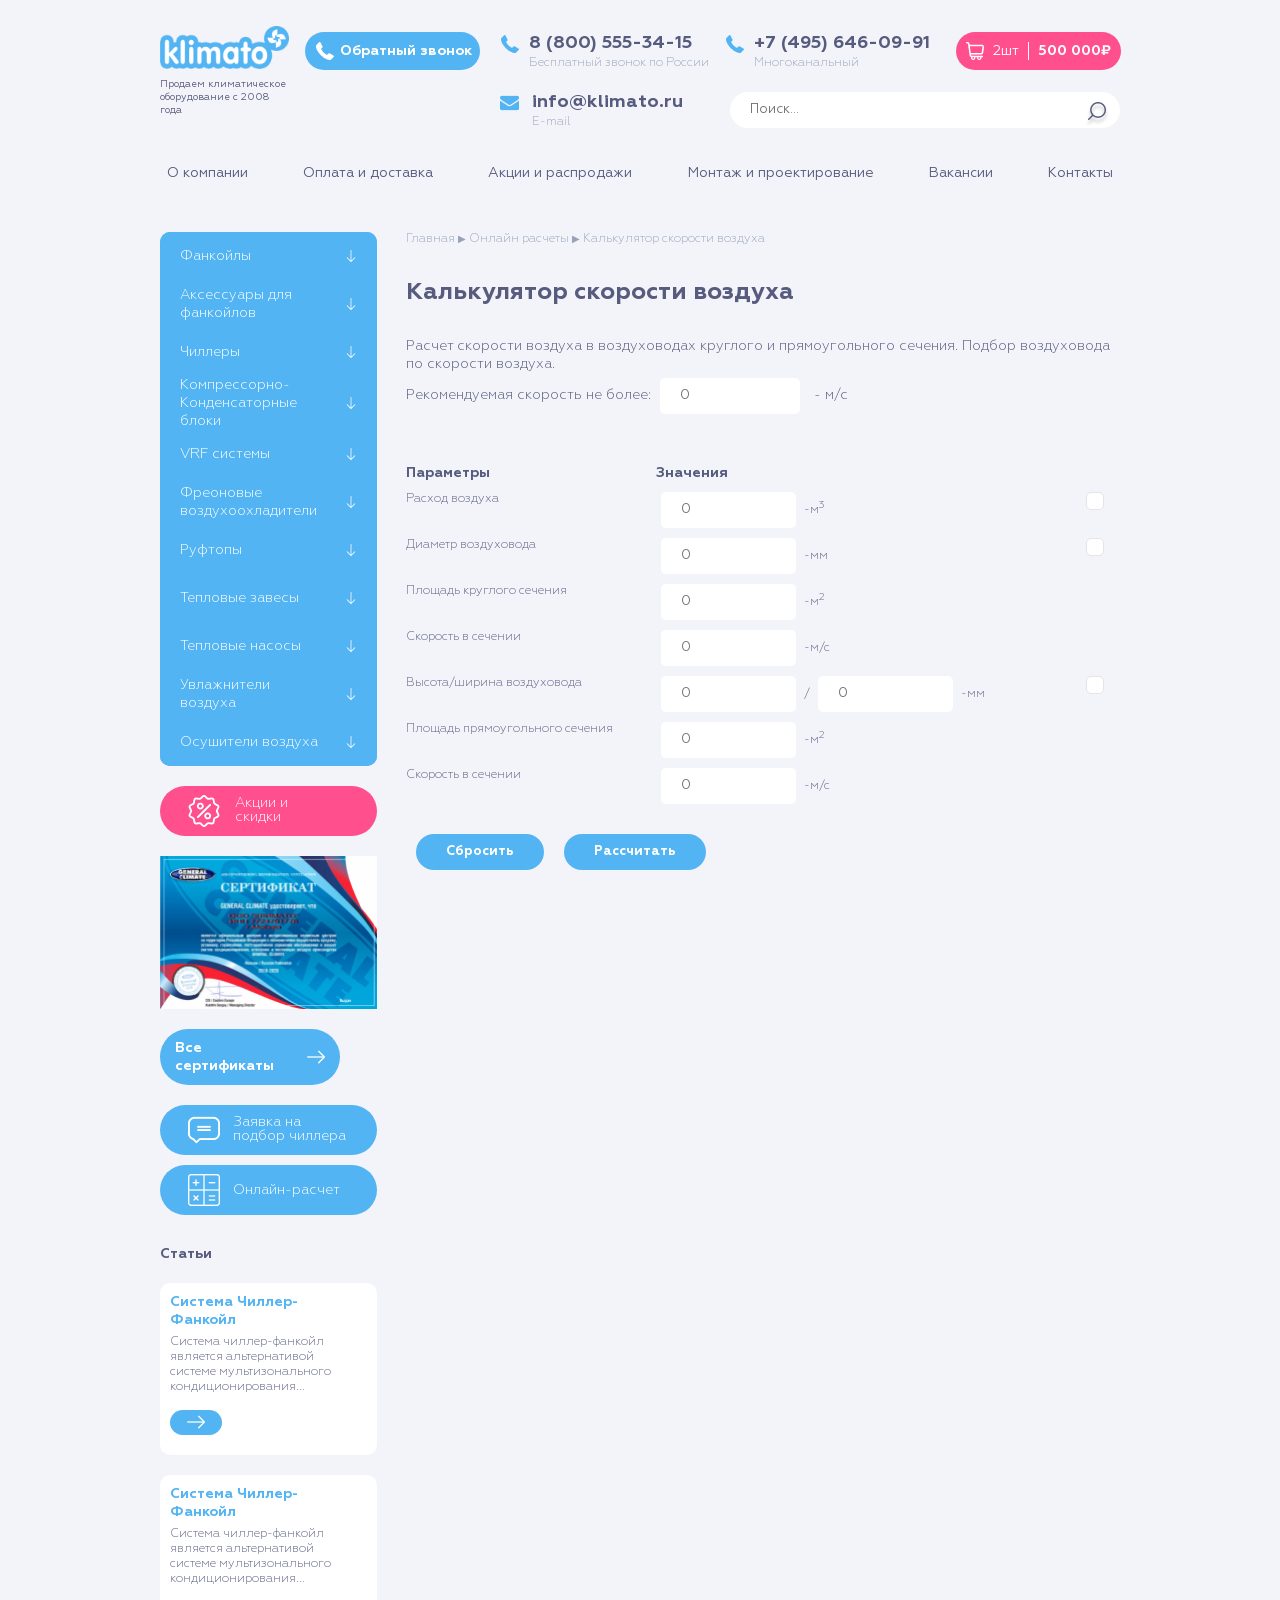
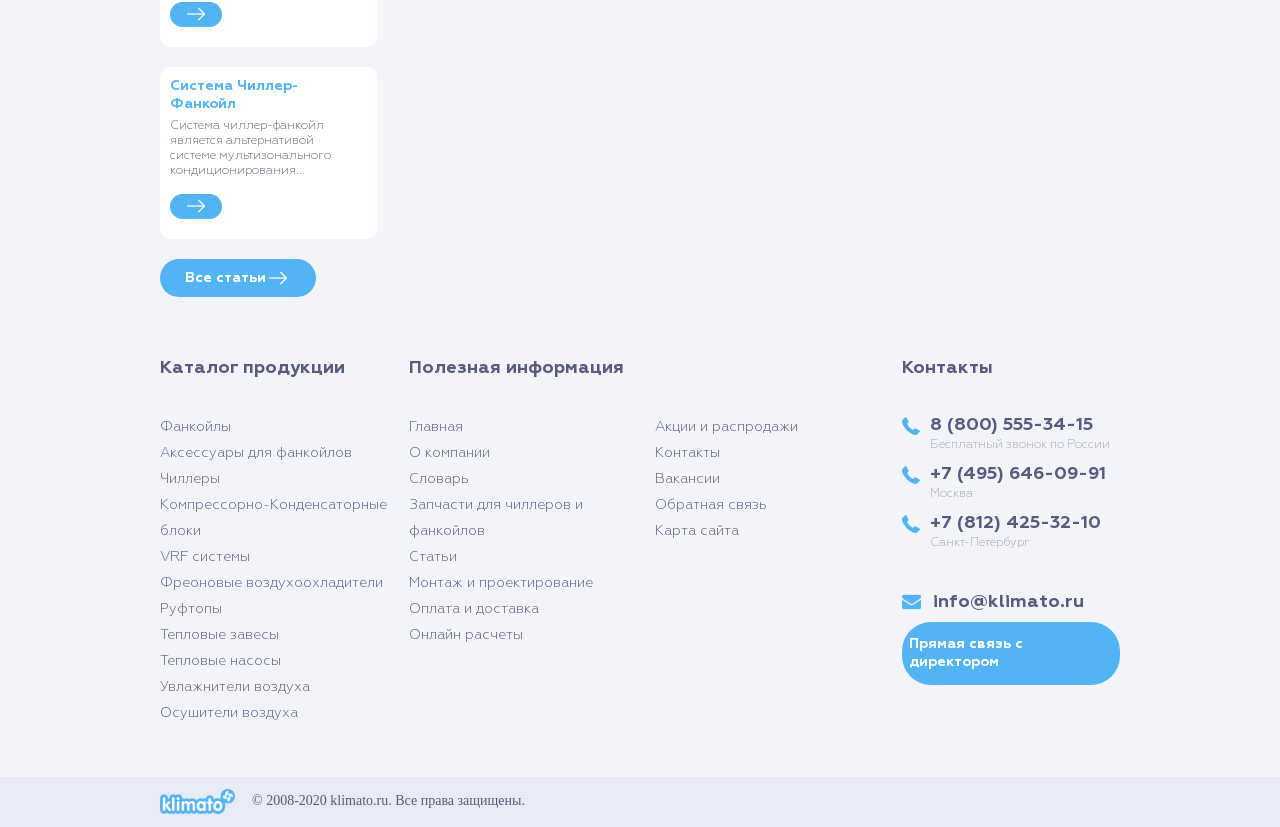
<file: Klimato/calculator.html>
<!DOCTYPE html>
<html lang="en">
  <head>
    <meta charset="UTF-8" />
    <meta name="viewport" content="width=device-width, initial-scale=1.0" />
    <link rel="stylesheet" href="css/style.min.css" />
    <title>Калькулятор</title>
  </head>
  <body>
    <div class="wrapper">
      <header class="header">
        <div class="container">
          <div class="header__row">
            <div class="header__burger-bg"></div>
<div class="header__burger"><span></span></div>
<a href="index.html" class="header__logo"><img src="img/logo.png" alt="" /></a>
<div class="header__callback">
  <a href="#" class="header__callback-row">Обратный звонок</a>
</div>
<div class="header__contacts header__contacts_1">
  <div class="header__contact header__phone header__phone_1">
    8 (800) 555-34-15
  </div>
  <div class="header__subtext">Бесплатный звонок по России</div>
</div>
<div class="header__contacts header__contacts_2">
  <div class="header__contact header__phone header__phone_2">
    +7 (495) 646-09-91
  </div>
  <div class="header__subtext">Многоканальный</div>
</div>
<div class="header__contacts header__contacts_3">
  <div class="header__contact header__mail">info@klimato.ru</div>
  <div class="header__subtext">E-mail</div>
</div>
<form action="" autocomplete="off" class="search">
  <input
    class="search__input"
    type="text"
    name="search"
    placeholder="Поиск..."
    tabindex="1"
  />
  <button class="search__submit" type="submit" tabindex="2">
    <img src="img/icons/search.png" alt="" />
  </button>
</form>
<div class="cart-block">
  <a href="cart.html" class="cart-block__row">
    <img src="img/icons/cart.png" alt="" class="cart-block__img" />
    <div class="cart-block__info cart-block__info_quantity">2шт</div>
    <div class="cart-block__info cart-block__info_cost">500 000₽</div>
  </a>
</div>
<div class="header__advantage">
  Продаем климатическое оборудование с 2008 года
</div>

            <nav class="header__menu">
  <ul class="header__menu-list header__list">
    <li class="header__category">Категории</li>
    <li class="header__list-item"><a href="about.html">О компании</a></li>
    <li class="header__list-item"><a href="payment.html">Оплата и доставка</a></li>
    <li class="header__list-item"><a href="promotions.html">Акции и распродажи</a></li>
    <li class="header__list-item"><a href="installation.html">Монтаж и проектирование</a></li>
    <li class="header__list-item"><a href="vacancies.html">Вакансии</a></li>
    <li class="header__list-item"><a href="contacts.html">Контакты</a></li>
  </ul>
  <ul class="header__category-list header__list">
    <li><a href="category.html">Фанкойлы</a></li>
    <li><a href="category.html">Аксессуары для фанкойлов</a></li>
    <li><a href="category.html">Чиллеры</a></li>
    <li><a href="category.html">Компрессорно-Конденсаторные блоки</a></li>
    <li><a href="category.html">VRF системы</a></li>
    <li><a href="category.html">Фреоновые воздухоохладители</a></li>
    <li><a href="category.html">Руфтопы</a></li>
    <li><a href="category.html">Тепловые завесы</a></li>
    <li><a href="category.html">Тепловые насосы</a></li>
    <li><a href="category.html">Увлажнители воздуха</a></li>
    <li><a href="category.html">Осушители воздуха</a></li>
    <li class="header__category-back"></li>
  </ul>
</nav>

          </div>
        </div>
      </header>

      <main class="main">
        <div class="container">
          <div class="main__row">
            <div class="main__sidebar">
              <div class="main__left-panel">
  <ul class="main__catalog catalog">
    <li class="catalog__element">
      <div class="catalog__item">
        <a href="category.html" class="catalog__item-title"> Фанкойлы </a>
        <div class="catalog__item-btn"></div>
      </div>
      <ul class="catalog__subcatalog">
        <li class="catalog__subitem">
          <a href="category.html"> Lorem, ipsum dolor.</a>
        </li>
        <li class="catalog__subitem">
          <a href="category.html"> Lorem, ipsum dolor.</a>
        </li>
      </ul>
    </li>

    <li class="catalog__element">
      <div class="catalog__item">
        <a href="category.html" class="catalog__item-title">
          Аксессуары для фанкойлов
        </a>
        <div class="catalog__item-btn"></div>
      </div>
      <ul class="catalog__subcatalog">
        <li class="catalog__subitem">
          <a href="category.html"> Lorem, ipsum dolor.</a>
        </li>
        <li class="catalog__subitem">
          <a href="category.html"> Lorem, ipsum dolor.</a>
        </li>
      </ul>
    </li>

    <li class="catalog__element">
      <div class="catalog__item">
        <a href="category.html" class="catalog__item-title"> Чиллеры </a>
        <div class="catalog__item-btn"></div>
      </div>
      <ul class="catalog__subcatalog">
        <li class="catalog__subitem">
          <a href="category.html"> Lorem, ipsum dolor.</a>
        </li>
        <li class="catalog__subitem">
          <a href="category.html"> Lorem, ipsum dolor.</a>
        </li>
      </ul>
    </li>

    <li class="catalog__element">
      <div class="catalog__item">
        <a href="category.html" class="catalog__item-title">
          Компрессорно- Конденсаторные блоки
        </a>
        <div class="catalog__item-btn"></div>
      </div>
      <ul class="catalog__subcatalog">
        <li class="catalog__subitem">
          <a href="category.html"> Lorem, ipsum dolor.</a>
        </li>
        <li class="catalog__subitem">
          <a href="category.html"> Lorem, ipsum dolor.</a>
        </li>
      </ul>
    </li>

    <li class="catalog__element">
      <div class="catalog__item">
        <a href="category.html" class="catalog__item-title"> VRF системы </a>
        <div class="catalog__item-btn"></div>
      </div>
      <ul class="catalog__subcatalog">
        <li class="catalog__subitem">
          <a href="category.html"> Lorem, ipsum dolor.</a>
        </li>
        <li class="catalog__subitem">
          <a href="category.html"> Lorem, ipsum dolor.</a>
        </li>
        <li class="catalog__subitem">
          <a href="category.html"> Lorem, ipsum dolor.</a>
        </li>
      </ul>
    </li>

    <li class="catalog__element">
      <div class="catalog__item">
        <a href="category.html" class="catalog__item-title">
          Фреоновые воздухоохладители
        </a>
        <div class="catalog__item-btn"></div>
      </div>
      <ul class="catalog__subcatalog">
        <li class="catalog__subitem">
          <a href="category.html"> Lorem, ipsum dolor.</a>
        </li>
        <li class="catalog__subitem">
          <a href="category.html"> Lorem, ipsum dolor.</a>
        </li>
      </ul>
    </li>

    <li class="catalog__element">
      <div class="catalog__item">
        <a href="category.html" class="catalog__item-title"> Руфтопы </a>
        <div class="catalog__item-btn"></div>
      </div>
      <ul class="catalog__subcatalog">
        <li class="catalog__subitem">
          <a href="category.html"> Lorem, ipsum dolor.</a>
        </li>
        <li class="catalog__subitem">
          <a href="category.html"> Lorem, ipsum dolor.</a>
        </li>
      </ul>
    </li>

    <li class="catalog__element">
      <div class="catalog__item">
        <a href="category.html" class="catalog__item-title">
          Тепловые завесы
        </a>
        <div class="catalog__item-btn"></div>
      </div>
      <ul class="catalog__subcatalog">
        <li class="catalog__subitem">
          <a href="category.html"> Lorem, ipsum dolor.</a>
        </li>
        <li class="catalog__subitem">
          <a href="category.html"> Lorem, ipsum dolor.</a>
        </li>
      </ul>
    </li>

    <li class="catalog__element">
      <div class="catalog__item">
        <a href="category.html" class="catalog__item-title">
          Тепловые насосы
        </a>
        <div class="catalog__item-btn"></div>
      </div>
      <ul class="catalog__subcatalog">
        <li class="catalog__subitem">
          <a href="category.html"> Lorem, ipsum dolor. </a>
        </li>
        <li class="catalog__subitem">
          <a href="category.html"> Lorem, ipsum dolor. </a>
        </li>
      </ul>
    </li>

    <li class="catalog__element">
      <div class="catalog__item">
        <a href="category.html" class="catalog__item-title">
          Увлажнители воздуха
        </a>
        <div class="catalog__item-btn"></div>
      </div>
      <ul class="catalog__subcatalog">
        <li class="catalog__subitem">
          <a href="category.html"> Увлажнители воздуха Giant Steam </a>
        </li>
        <li class="catalog__subitem">
          <a href="category.html"> Увлажнители воздуха CAREL </a>
        </li>
      </ul>
    </li>

    <li class="catalog__element">
      <div class="catalog__item">
        <a href="category.html" class="catalog__item-title">
          Осушители воздуха
        </a>
        <div class="catalog__item-btn"></div>
      </div>
      <ul class="catalog__subcatalog">
        <li class="catalog__subitem">
          <a href="category.html"> Lorem, ipsum dolor.</a>
        </li>
        <li class="catalog__subitem">
          <a href="category.html"> Lorem, ipsum dolor.</a>
        </li>
        <li class="catalog__subitem">
          <a href="category.html"> Lorem, ipsum dolor.</a>
        </li>
      </ul>
    </li>
  </ul>
  <a href="promotions.html" class="main__sale">Акции и скидки</a>
  <div class="main__certificates">
    <img src="img/certificate_1.png" alt="" />
    <a href="#" class="main__certificates-btn">Все сертификаты</a>
  </div>
</div>

              <div class="main__right-panel">
  <div class="main__request">Заявка на подбор чиллера</div>
  <a href="calculations.html" class="main__calculations">Онлайн-расчет</a>

  <div class="main__articles articles">
    <div class="articles__title">Статьи</div>
    <ul class="articles__list">
      <li class="articles__list-element">
        <a href="articles.html" class="articles__item">
          <div class="articles__subtitle">Система Чиллер-Фанкойл</div>
          <div class="articles__text">Система чиллер-фанкойл является альтернативой системе мультизонального кондиционирования...</div>
          <div class="articles__read"></div>
        </a>
      </li>
      <li class="articles__list-element">
        <a href="articles.html" class="articles__item">
          <div class="articles__subtitle">Система Чиллер-Фанкойл</div>
          <div class="articles__text">Система чиллер-фанкойл является альтернативой системе мультизонального кондиционирования... </div>
          <div class="articles__read"></div>
        </a>
      </li>
      <li class="articles__list-element">
        <a href="articles.html" class="articles__item">
          <div class="articles__subtitle">Система Чиллер-Фанкойл</div>
          <div class="articles__text">Система чиллер-фанкойл является альтернативой системе мультизонального кондиционирования... </div>
          <div class="articles__read"></div>
        </a>
      </li>
    </ul>
    <a href="articles.html" class="articles__more">Все статьи</a>
  </div>
</div>

            </div>
            <div class="main__content calculator">
  <ul class="main__trace">
    <li><a href="index.html">Главная</a></li>
    <li><a href="calculations.html">Онлайн расчеты</a></li>
    <li><a href="calculator.html">Калькулятор скорости воздуха</a></li>
  </ul>

  <h1 class="calculator__title title">Калькулятор скорости воздуха</h1>

  <form action="#" class="calculator__form">
    <div class="calculator__intro">
      <p class="calculator__paragraph">
        Расчет скорости воздуха в воздуховодах круглого и прямоугольного
        сечения. Подбор воздуховода по скорости воздуха.
      </p>
      <p class="calculator__paragraph">
        Рекомендуемая скорость не более:
        <input
          type="number"
          class="calculator__result calculator__input"
          placeholder="0"
          name="calculator__recommended-speed"
        />
        - м/с
      </p>
    </div>

    <div class="calculator__subtitle subtitle">
      <div class="calculator__first-col">Параметры</div>
      <div class="calculator__second-col">Значения</div>
    </div>

    <div class="calculator__parameter">
      <div class="calculator__first-col">Расход воздуха</div>
      <div class="calculator__second-col">
        <input
          type="number"
          class="calculator__value calculator__input"
          placeholder="0"
          name="calculator__air-consumption"
        />
        <span class="calculator__text">-м<sup>3</sup></span>
      </div>
      <div class="calculator__third-col">
        <input
          type="checkbox"
          class="calculator__checkbox checkbox"
          name="calculator__air-consumption_checkbox"
        />
      </div>
    </div>

    <div class="calculator__parameter">
      <div class="calculator__first-col">Диаметр воздуховода</div>
      <div class="calculator__second-col">
        <input
          type="number"
          class="calculator__value calculator__input"
          placeholder="0"
          name="calculator__air-duct-diameter"
        />
        <span class="calculator__text">-мм</span>
      </div>
      <div class="calculator__third-col">
        <input
          type="checkbox"
          class="calculator__checkbox checkbox"
          name="calculator__air-duct-diameter_checkbox"
        />
      </div>
    </div>

    <div class="calculator__parameter">
      <div class="calculator__first-col">Площадь круглого сечения</div>
      <div class="calculator__second-col">
        <input
          type="number"
          class="calculator__value calculator__input"
          placeholder="0"
          name="calculator__area-of-circle"
        />
        <span class="calculator__text">-м<sup>2</sup></span>
      </div>
      <div class="calculator__third-col"></div>
    </div>

    <div class="calculator__parameter">
      <div class="calculator__first-col">Скорость в сечении</div>
      <div class="calculator__second-col">
        <input
          type="number"
          class="calculator__value calculator__input"
          placeholder="0"
          name="calculator__velocity-in-round-section"
        />
        <span class="calculator__text">-м/с</span>
      </div>
      <div class="calculator__third-col"></div>
    </div>

    <div class="calculator__parameter">
      <div class="calculator__first-col">Высота/ширина воздуховода</div>
      <div class="calculator__second-col">
        <input
          type="number"
          class="calculator__value calculator__input"
          placeholder="0"
          name="calculator__air-duct-height"
        />
        /
        <input
          type="number"
          class="calculator__value calculator__input"
          placeholder="0"
          name="calculator__air-duct-width"
        />
        <span class="calculator__text">-мм</span>
      </div>
      <div class="calculator__third-col">
        <input
          type="checkbox"
          class="calculator__checkbox checkbox"
          name="calculator__air-duct-rectangular_checkbox"
        />
      </div>
    </div>

    <div class="calculator__parameter">
      <div class="calculator__first-col">Площадь прямоугольного сечения</div>
      <div class="calculator__second-col">
        <input
          type="number"
          class="calculator__value calculator__input"
          placeholder="0"
          name="calculator__area-of-rectangle"
        />
        <span class="calculator__text">-м<sup>2</sup></span>
      </div>
      <div class="calculator__third-col"></div>
    </div>

    <div class="calculator__parameter">
      <div class="calculator__first-col">Скорость в сечении</div>
      <div class="calculator__second-col">
        <input
          type="number"
          class="calculator__value calculator__input"
          placeholder="0"
          name="calculator__velocity-in-rectangular-section"
        />
        <span class="calculator__text">-м/с</span>
      </div>
      <div class="calculator__third-col"></div>
    </div>

    <div class="calculator__btn-block">
      <button class="calculator__btn" type="reset">Сбросить</button>
      <button class="calculator__btn" type="submit">Рассчитать</button>
    </div>
  </form>
</div>

          </div>
        </div>
      </main>

      <footer class="footer">
  <div class="container">
    <div class="footer__main">
      <div class="footer__catalog">
        <div class="footer__title">Каталог продукции</div>
        <ul class="footer__catalog-list footer__list">
          <li><a href="category.html">Фанкойлы</a></li>
          <li><a href="category.html">Аксессуары для фанкойлов</a></li>
          <li><a href="category.html">Чиллеры</a></li>
          <li><a href="category.html">Компрессорно-Конденсаторные блоки</a></li>
          <li><a href="category.html">VRF системы</a></li>
          <li><a href="category.html">Фреоновые воздухоохладители</a></li>
          <li><a href="category.html">Руфтопы</a></li>
          <li><a href="category.html">Тепловые завесы</a></li>
          <li><a href="category.html">Тепловые насосы</a></li>
          <li><a href="category.html">Увлажнители воздуха</a></li>
          <li><a href="category.html">Осушители воздуха</a></li>
        </ul>
      </div>

      <div class="footer__info">
        <div class="footer__title">Полезная информация</div>
        <ul class="footer__info-list footer__list">
          <li><a href="index.html">Главная</a></li>
          <li><a href="about.html">О компании</a></li>
          <li><a href="#">Словарь</a></li>
          <li><a href="#">Запчасти для чиллеров и фанкойлов</a></li>
          <li><a href="articles.html">Статьи</a></li>
          <li><a href="installation.html">Монтаж и проектирование</a></li>
          <li><a href="payment.html">Оплата и доставка</a></li>
          <li><a href="calculations.html">Онлайн расчеты</a></li>
          <li><a href="promotions.html">Акции и распродажи</a></li>
          <li><a href="contacts.html">Контакты</a></li>
          <li><a href="vacancies.html">Вакансии</a></li>
          <li><a href="#">Обратная связь</a></li>
          <li><a href="#">Карта сайта</a></li>
        </ul>
      </div>

      <div class="footer__contacts">
        <div class="footer__title">Контакты</div>
        <ul class="footer__contacts-list footer__list">
          <li class="footer__contact footer__phone">
            <div class="footer__contact-title">8 (800) 555-34-15</div>
            <div class="footer__subtitle">Бесплатный звонок по России</div>
          </li>
          <li class="footer__contact footer__phone">
            <div class="footer__contact-title">+7 (495) 646-09-91</div>
            <div class="footer__subtitle">Москва</div>
          </li>
          <li class="footer__contact footer__phone">
            <div class="footer__contact-title">+7 (812) 425-32-10</div>
            <div class="footer__subtitle">Санкт-Петербург</div>
          </li>
          <li class="footer__contact footer__mail">
            <div class="footer__contact-title">info@klimato.ru</div>
          </li>
          <li class="footer__callback">
            <a href="#" class="footer__callback-row">
              Прямая связь с директором
            </a>
          </li>
        </ul>
      </div>
    </div>
  </div>

  <div class="footer__object">
    <div class="container">
      <div class="footer__row">
        <div class="footer__logo">
          <img src="img/logo_small.png" alt="" />
        </div>
        <div class="footer__copyright">
          © 2008-2020 klimato.ru. Все права защищены.
        </div>
      </div>
    </div>
  </div>
</footer>

    </div>
    <script src="js/script.min.js"></script>
  </body>
</html>
</file>
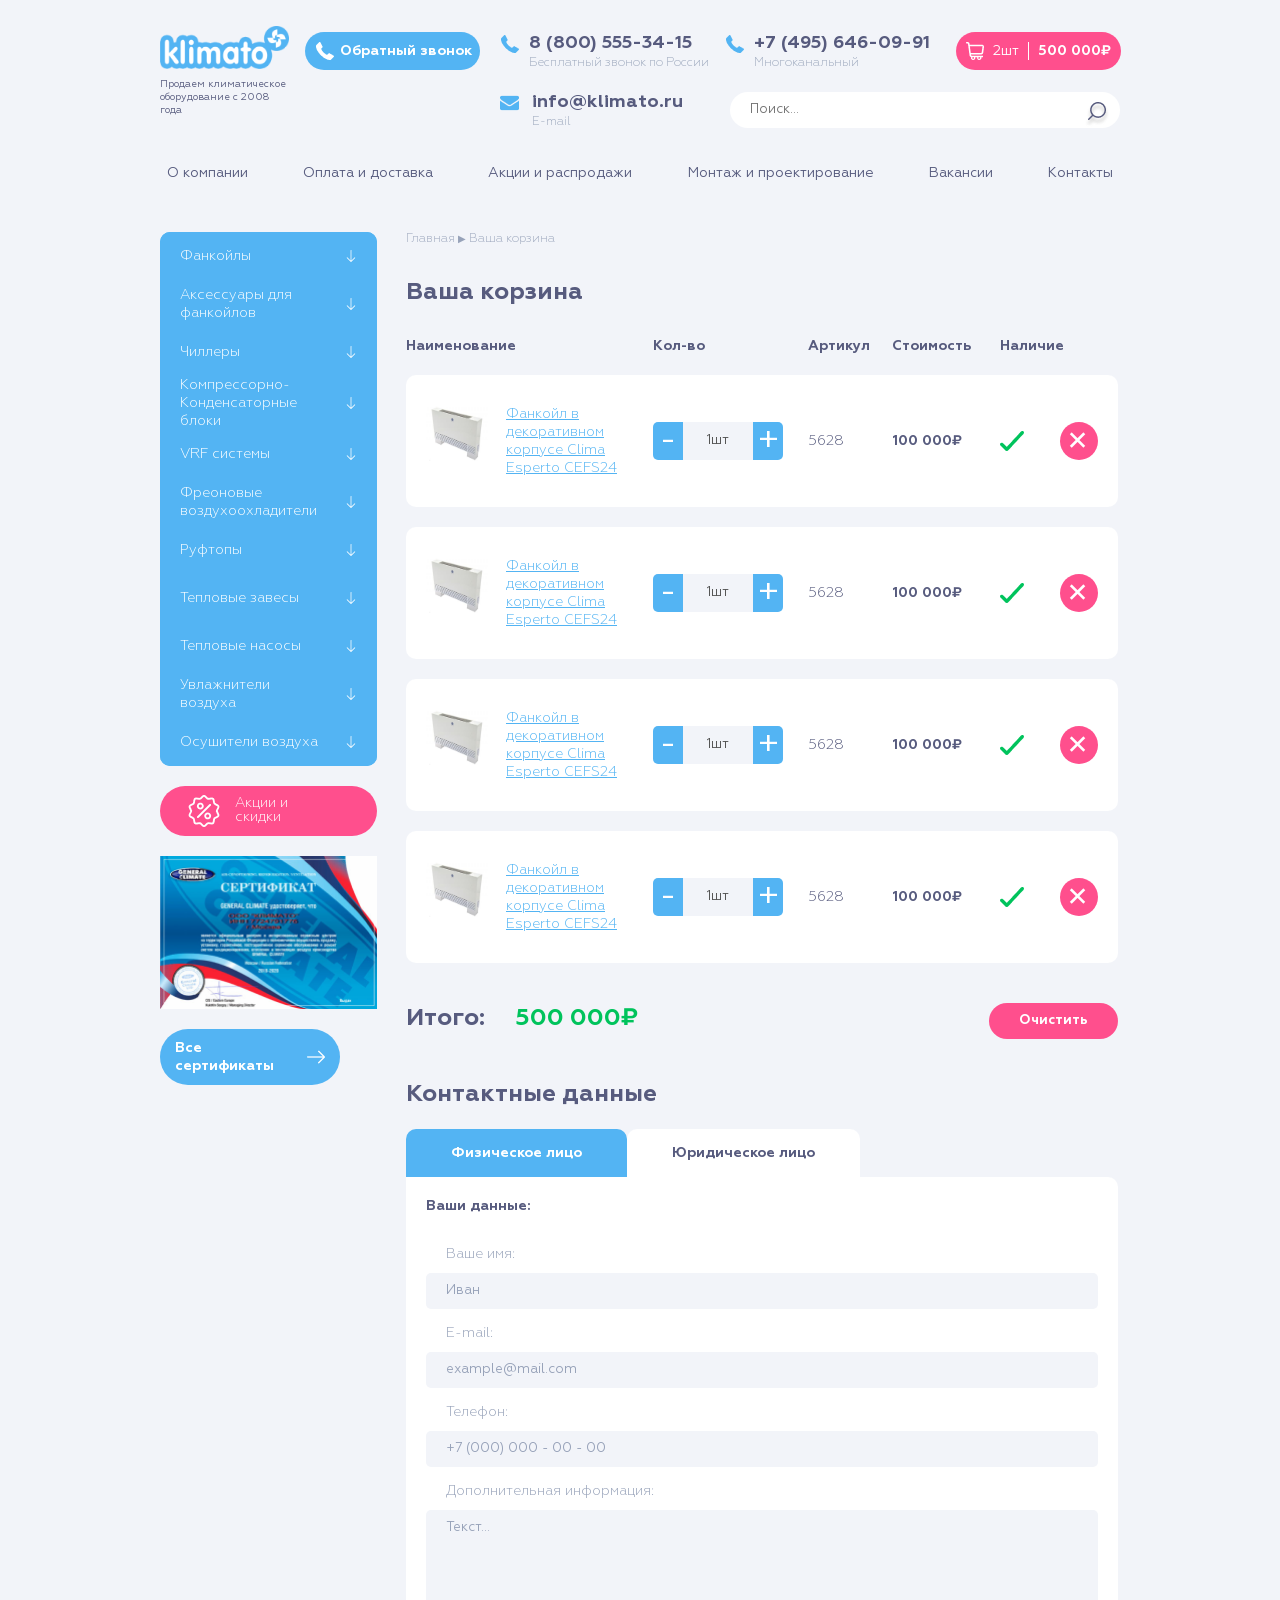
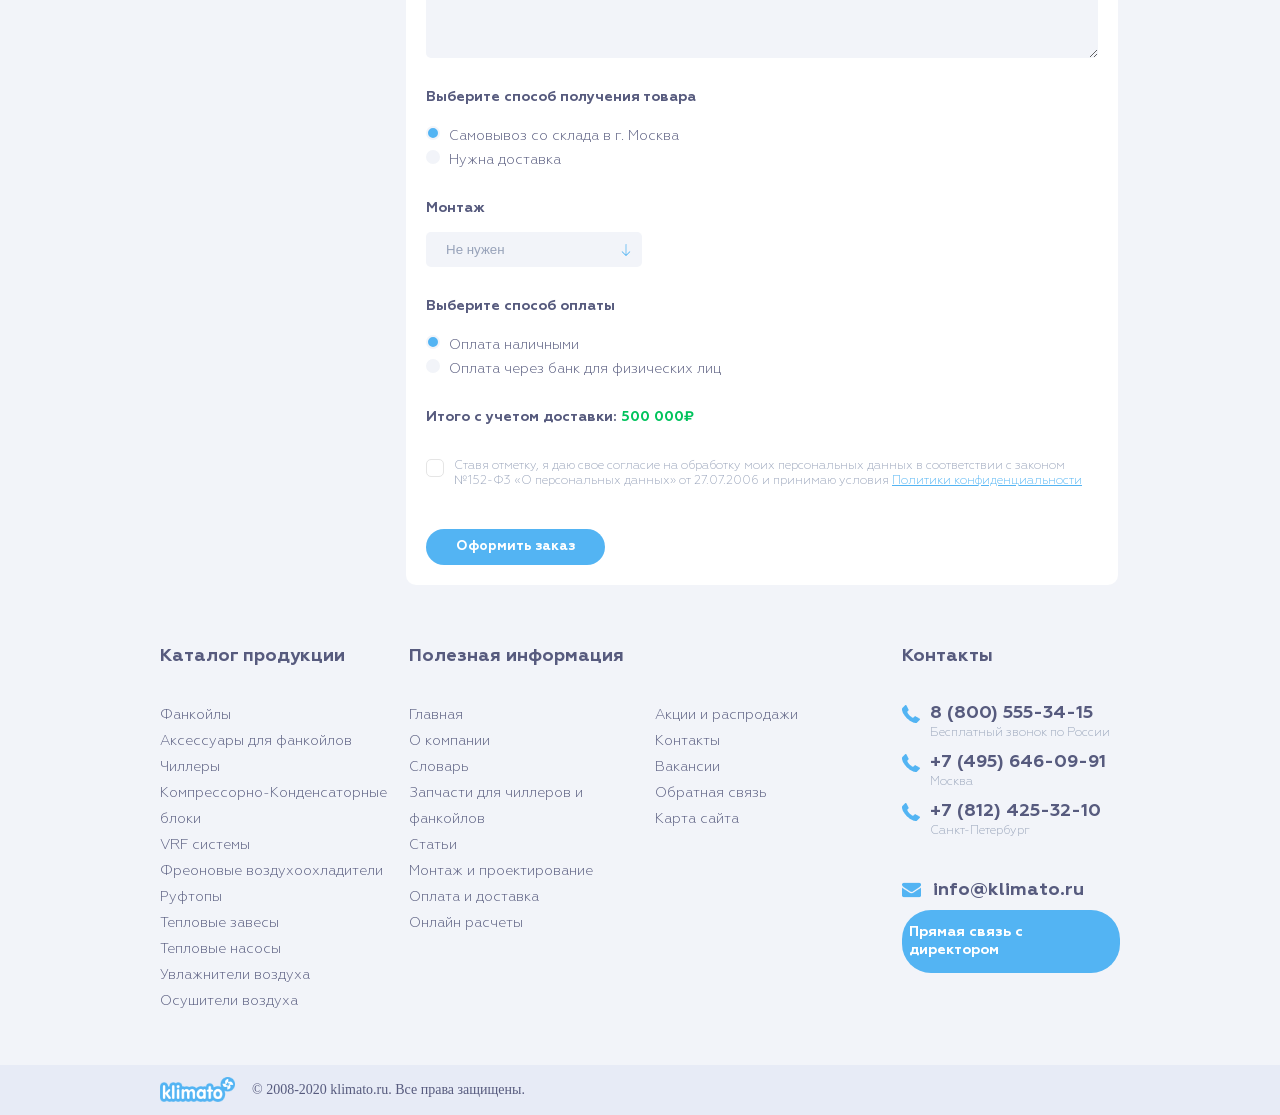
<file: Klimato/cart.html>
<!DOCTYPE html>
<html lang="en">
  <head>
    <meta charset="UTF-8" />
    <meta name="viewport" content="width=device-width, initial-scale=1.0" />
    <link rel="stylesheet" href="css/style.min.css" />
    <title>Корзина</title>
  </head>
  <body>
    <div class="wrapper">
      <header class="header">
        <div class="container">
          <div class="header__row">
            <div class="header__burger-bg"></div>
<div class="header__burger"><span></span></div>
<a href="index.html" class="header__logo"><img src="img/logo.png" alt="" /></a>
<div class="header__callback">
  <a href="#" class="header__callback-row">Обратный звонок</a>
</div>
<div class="header__contacts header__contacts_1">
  <div class="header__contact header__phone header__phone_1">
    8 (800) 555-34-15
  </div>
  <div class="header__subtext">Бесплатный звонок по России</div>
</div>
<div class="header__contacts header__contacts_2">
  <div class="header__contact header__phone header__phone_2">
    +7 (495) 646-09-91
  </div>
  <div class="header__subtext">Многоканальный</div>
</div>
<div class="header__contacts header__contacts_3">
  <div class="header__contact header__mail">info@klimato.ru</div>
  <div class="header__subtext">E-mail</div>
</div>
<form action="" autocomplete="off" class="search">
  <input
    class="search__input"
    type="text"
    name="search"
    placeholder="Поиск..."
    tabindex="1"
  />
  <button class="search__submit" type="submit" tabindex="2">
    <img src="img/icons/search.png" alt="" />
  </button>
</form>
<div class="cart-block">
  <a href="cart.html" class="cart-block__row">
    <img src="img/icons/cart.png" alt="" class="cart-block__img" />
    <div class="cart-block__info cart-block__info_quantity">2шт</div>
    <div class="cart-block__info cart-block__info_cost">500 000₽</div>
  </a>
</div>
<div class="header__advantage">
  Продаем климатическое оборудование с 2008 года
</div>

            <nav class="header__menu">
  <ul class="header__menu-list header__list">
    <li class="header__category">Категории</li>
    <li class="header__list-item"><a href="about.html">О компании</a></li>
    <li class="header__list-item"><a href="payment.html">Оплата и доставка</a></li>
    <li class="header__list-item"><a href="promotions.html">Акции и распродажи</a></li>
    <li class="header__list-item"><a href="installation.html">Монтаж и проектирование</a></li>
    <li class="header__list-item"><a href="vacancies.html">Вакансии</a></li>
    <li class="header__list-item"><a href="contacts.html">Контакты</a></li>
  </ul>
  <ul class="header__category-list header__list">
    <li><a href="category.html">Фанкойлы</a></li>
    <li><a href="category.html">Аксессуары для фанкойлов</a></li>
    <li><a href="category.html">Чиллеры</a></li>
    <li><a href="category.html">Компрессорно-Конденсаторные блоки</a></li>
    <li><a href="category.html">VRF системы</a></li>
    <li><a href="category.html">Фреоновые воздухоохладители</a></li>
    <li><a href="category.html">Руфтопы</a></li>
    <li><a href="category.html">Тепловые завесы</a></li>
    <li><a href="category.html">Тепловые насосы</a></li>
    <li><a href="category.html">Увлажнители воздуха</a></li>
    <li><a href="category.html">Осушители воздуха</a></li>
    <li class="header__category-back"></li>
  </ul>
</nav>

          </div>
        </div>
      </header>

      <main class="main">
        <div class="container">
          <div class="main__row">
            <div class="main__sidebar">
              <div class="main__left-panel">
  <ul class="main__catalog catalog">
    <li class="catalog__element">
      <div class="catalog__item">
        <a href="category.html" class="catalog__item-title"> Фанкойлы </a>
        <div class="catalog__item-btn"></div>
      </div>
      <ul class="catalog__subcatalog">
        <li class="catalog__subitem">
          <a href="category.html"> Lorem, ipsum dolor.</a>
        </li>
        <li class="catalog__subitem">
          <a href="category.html"> Lorem, ipsum dolor.</a>
        </li>
      </ul>
    </li>

    <li class="catalog__element">
      <div class="catalog__item">
        <a href="category.html" class="catalog__item-title">
          Аксессуары для фанкойлов
        </a>
        <div class="catalog__item-btn"></div>
      </div>
      <ul class="catalog__subcatalog">
        <li class="catalog__subitem">
          <a href="category.html"> Lorem, ipsum dolor.</a>
        </li>
        <li class="catalog__subitem">
          <a href="category.html"> Lorem, ipsum dolor.</a>
        </li>
      </ul>
    </li>

    <li class="catalog__element">
      <div class="catalog__item">
        <a href="category.html" class="catalog__item-title"> Чиллеры </a>
        <div class="catalog__item-btn"></div>
      </div>
      <ul class="catalog__subcatalog">
        <li class="catalog__subitem">
          <a href="category.html"> Lorem, ipsum dolor.</a>
        </li>
        <li class="catalog__subitem">
          <a href="category.html"> Lorem, ipsum dolor.</a>
        </li>
      </ul>
    </li>

    <li class="catalog__element">
      <div class="catalog__item">
        <a href="category.html" class="catalog__item-title">
          Компрессорно- Конденсаторные блоки
        </a>
        <div class="catalog__item-btn"></div>
      </div>
      <ul class="catalog__subcatalog">
        <li class="catalog__subitem">
          <a href="category.html"> Lorem, ipsum dolor.</a>
        </li>
        <li class="catalog__subitem">
          <a href="category.html"> Lorem, ipsum dolor.</a>
        </li>
      </ul>
    </li>

    <li class="catalog__element">
      <div class="catalog__item">
        <a href="category.html" class="catalog__item-title"> VRF системы </a>
        <div class="catalog__item-btn"></div>
      </div>
      <ul class="catalog__subcatalog">
        <li class="catalog__subitem">
          <a href="category.html"> Lorem, ipsum dolor.</a>
        </li>
        <li class="catalog__subitem">
          <a href="category.html"> Lorem, ipsum dolor.</a>
        </li>
        <li class="catalog__subitem">
          <a href="category.html"> Lorem, ipsum dolor.</a>
        </li>
      </ul>
    </li>

    <li class="catalog__element">
      <div class="catalog__item">
        <a href="category.html" class="catalog__item-title">
          Фреоновые воздухоохладители
        </a>
        <div class="catalog__item-btn"></div>
      </div>
      <ul class="catalog__subcatalog">
        <li class="catalog__subitem">
          <a href="category.html"> Lorem, ipsum dolor.</a>
        </li>
        <li class="catalog__subitem">
          <a href="category.html"> Lorem, ipsum dolor.</a>
        </li>
      </ul>
    </li>

    <li class="catalog__element">
      <div class="catalog__item">
        <a href="category.html" class="catalog__item-title"> Руфтопы </a>
        <div class="catalog__item-btn"></div>
      </div>
      <ul class="catalog__subcatalog">
        <li class="catalog__subitem">
          <a href="category.html"> Lorem, ipsum dolor.</a>
        </li>
        <li class="catalog__subitem">
          <a href="category.html"> Lorem, ipsum dolor.</a>
        </li>
      </ul>
    </li>

    <li class="catalog__element">
      <div class="catalog__item">
        <a href="category.html" class="catalog__item-title">
          Тепловые завесы
        </a>
        <div class="catalog__item-btn"></div>
      </div>
      <ul class="catalog__subcatalog">
        <li class="catalog__subitem">
          <a href="category.html"> Lorem, ipsum dolor.</a>
        </li>
        <li class="catalog__subitem">
          <a href="category.html"> Lorem, ipsum dolor.</a>
        </li>
      </ul>
    </li>

    <li class="catalog__element">
      <div class="catalog__item">
        <a href="category.html" class="catalog__item-title">
          Тепловые насосы
        </a>
        <div class="catalog__item-btn"></div>
      </div>
      <ul class="catalog__subcatalog">
        <li class="catalog__subitem">
          <a href="category.html"> Lorem, ipsum dolor. </a>
        </li>
        <li class="catalog__subitem">
          <a href="category.html"> Lorem, ipsum dolor. </a>
        </li>
      </ul>
    </li>

    <li class="catalog__element">
      <div class="catalog__item">
        <a href="category.html" class="catalog__item-title">
          Увлажнители воздуха
        </a>
        <div class="catalog__item-btn"></div>
      </div>
      <ul class="catalog__subcatalog">
        <li class="catalog__subitem">
          <a href="category.html"> Увлажнители воздуха Giant Steam </a>
        </li>
        <li class="catalog__subitem">
          <a href="category.html"> Увлажнители воздуха CAREL </a>
        </li>
      </ul>
    </li>

    <li class="catalog__element">
      <div class="catalog__item">
        <a href="category.html" class="catalog__item-title">
          Осушители воздуха
        </a>
        <div class="catalog__item-btn"></div>
      </div>
      <ul class="catalog__subcatalog">
        <li class="catalog__subitem">
          <a href="category.html"> Lorem, ipsum dolor.</a>
        </li>
        <li class="catalog__subitem">
          <a href="category.html"> Lorem, ipsum dolor.</a>
        </li>
        <li class="catalog__subitem">
          <a href="category.html"> Lorem, ipsum dolor.</a>
        </li>
      </ul>
    </li>
  </ul>
  <a href="promotions.html" class="main__sale">Акции и скидки</a>
  <div class="main__certificates">
    <img src="img/certificate_1.png" alt="" />
    <a href="#" class="main__certificates-btn">Все сертификаты</a>
  </div>
</div>

            </div>
            <div class="main__content cart">
  <ul class="main__trace">
    <li><a href="index.html">Главная</a></li>
    <li><a href="cart.html">Ваша корзина</a></li>
  </ul>

  <h1 class="cart__title title">Ваша корзина</h1>

  <div class="cart__table">
    <div class="cart__table-header">
      <div class="cart__table-title cart__table-title_name subtitle">
        Наименование
      </div>
      <div class="cart__table-title cart__table-title_quantity subtitle">
        Кол-во
      </div>
      <div class="cart__table-title cart__table-title_article subtitle">
        Артикул
      </div>
      <div class="cart__table-title cart__table-title_price subtitle">
        Стоимость
      </div>
      <div class="cart__table-title cart__table-title_availability subtitle">
        Наличие
      </div>
    </div>

    <div class="cart__table-item cart-item">
      <div class="cart-item__left-block">
        <div class="cart-item__image">
          <img src="img/product-card/01.png" alt="" />
        </div>
        <a href="product-card.html" class="cart-item__title link">
          Фанкойл в декоративном корпусе Clima Esperto CEFS24
        </a>
      </div>

      <div class="cart-item__right-block">
        <d iv class="cart-item__quantity">
          <button class="cart-item__decrease-btn">-</button>
          <input
            type="text"
            class="cart-item__quantity-input"
            value="1шт"
            disabled
          />
          <button class="cart-item__increase-btn">+</button>
        </d>
        <div class="cart-item__article">5628</div>
        <div class="cart-item__price">100 000₽</div>
        <div class="cart-item__availability">
          <img src="img/icons/y.png" alt="" />
        </div>
        <button class="cart-item__delete-btn">+</button>
      </div>
    </div>

    <div class="cart__table-item cart-item">
      <div class="cart-item__left-block">
        <div class="cart-item__image">
          <img src="img/product-card/01.png" alt="" />
        </div>
        <a href="product-card.html" class="cart-item__title link">
          Фанкойл в декоративном корпусе Clima Esperto CEFS24
        </a>
      </div>

      <div class="cart-item__right-block">
        <d iv class="cart-item__quantity">
          <button class="cart-item__decrease-btn">-</button>
          <input
            type="text"
            class="cart-item__quantity-input"
            value="1шт"
            disabled
          />
          <button class="cart-item__increase-btn">+</button>
        </d>
        <div class="cart-item__article">5628</div>
        <div class="cart-item__price">100 000₽</div>
        <div class="cart-item__availability">
          <img src="img/icons/y.png" alt="" />
        </div>
        <button class="cart-item__delete-btn">+</button>
      </div>
    </div>

    <div class="cart__table-item cart-item">
      <div class="cart-item__left-block">
        <div class="cart-item__image">
          <img src="img/product-card/01.png" alt="" />
        </div>
        <a href="product-card.html" class="cart-item__title link">
          Фанкойл в декоративном корпусе Clima Esperto CEFS24
        </a>
      </div>

      <div class="cart-item__right-block">
        <d iv class="cart-item__quantity">
          <button class="cart-item__decrease-btn">-</button>
          <input
            type="text"
            class="cart-item__quantity-input"
            value="1шт"
            disabled
          />
          <button class="cart-item__increase-btn">+</button>
        </d>
        <div class="cart-item__article">5628</div>
        <div class="cart-item__price">100 000₽</div>
        <div class="cart-item__availability">
          <img src="img/icons/y.png" alt="" />
        </div>
        <button class="cart-item__delete-btn">+</button>
      </div>
    </div>

    <div class="cart__table-item cart-item">
      <div class="cart-item__left-block">
        <div class="cart-item__image">
          <img src="img/product-card/01.png" alt="" />
        </div>
        <a href="product-card.html" class="cart-item__title link">
          Фанкойл в декоративном корпусе Clima Esperto CEFS24
        </a>
      </div>

      <div class="cart-item__right-block">
        <d iv class="cart-item__quantity">
          <button class="cart-item__decrease-btn">-</button>
          <input
            type="text"
            class="cart-item__quantity-input"
            value="1шт"
            disabled
          />
          <button class="cart-item__increase-btn">+</button>
        </d>
        <div class="cart-item__article">5628</div>
        <div class="cart-item__price">100 000₽</div>
        <div class="cart-item__availability">
          <img src="img/icons/y.png" alt="" />
        </div>
        <button class="cart-item__delete-btn">+</button>
      </div>
    </div>

    <div class="cart__table-total total">
      <div class="total__text">
        <div class="total__title title">Итого:</div>
        <div class="total__price title">500 000₽</div>
      </div>
      <button class="total__clear-btn">Очистить</button>
    </div>
  </div>

  <div class="cart__contact-info contact-info">
    <div class="contact-info__title title">Контактные данные</div>
    <div class="contact-info__subjects">
      <div class="contact-info__header-row">
        <div
          class="contact-info__header contact-info__header_natural-person subtitle"
        >
          Физическое лицо
        </div>
        <div
          class="contact-info__header contact-info__header_legal-entity contact-info__header_active subtitle"
        >
          Юридическое лицо
        </div>
      </div>
      <div class="contact-info__body-row">
        <div class="contact-info__body contact-info__body_natural-person">
          Lorem ipsum, dolor sit amet consectetur adipisicing elit. In pariatur
          a aut perferendis dignissimos, provident, laborum nam esse ex tempore
          quam velit praesentium. Nisi quis beatae quasi molestias nulla,
          aliquam nostrum magnam eius dignissimos animi asperiores id libero
          modi soluta quas dolores minima eum assumenda ullam voluptate nesciunt
          doloribus laudantium voluptatibus! Soluta nisi itaque, repellendus
          maxime omnis quisquam enim laboriosam. Eveniet doloremque tempore, ab
          sequi beatae quod perspiciatis ea eos atque nemo doloribus
          exercitationem quibusdam fuga molestias cumque sed error qui natus,
          aliquam ducimus tenetur dolorum repellendus dolor corrupti? Eos
          mollitia nulla quia est reiciendis eaque perspiciatis numquam vel
          maxime tenetur amet saepe nam labore totam magnam suscipit aliquam,
          enim voluptate cumque rem? Itaque doloremque minima maxime blanditiis
          beatae dolore possimus obcaecati ex! Blanditiis illum modi inventore
          nisi facilis possimus consequatur consectetur distinctio pariatur
          voluptatem. Eum non, est molestias cupiditate error omnis corrupti
          cumque vero alias fugiat earum voluptatem maxime at placeat eius
          totam, necessitatibus nulla sint qui. Voluptates, nobis porro aut
          saepe reiciendis sapiente minima, quo animi, adipisci aspernatur iusto
          quam a reprehenderit! Inventore totam ducimus, dolores consequuntur
          enim laboriosam error odio esse vitae et unde id doloremque quasi
          accusamus laudantium odit dolorem possimus atque eaque. Harum
          provident eveniet tempore illum eaque delectus est, sed odio obcaecati
          assumenda dolorem deserunt debitis optio magni possimus nobis iste
          sint voluptate eius. Ut quisquam itaque doloribus sit consectetur. Qui
          aliquam dicta placeat officia voluptatum architecto eaque autem fugit
          enim corporis temporibus alias ullam tenetur, debitis odio deleniti
          dignissimos odit nostrum. Asperiores, qui.
        </div>
        <div
          class="contact-info__body contact-info__body_legal-entity contact-info__body_active"
        >
          <form action="#" class="contact-info__form contact-form">
            <div class="contact-form__first-col">
              <div class="contact-form__subtitle subtitle">Ваши данные:</div>

              <label for="contact-form__name" class="contact-form__label">
                Ваше имя:
              </label>
              <input
                type="text"
                class="contact-form__input"
                id="contact-form__name"
                name="contact-form__name"
                placeholder="Иван"
              />

              <label for="contact-form__mail" class="contact-form__label">
                E-mail:
              </label>
              <input
                type="email"
                class="contact-form__input"
                id="contact-form__mail"
                name="contact-form__mail"
                placeholder="example@mail.com"
              />

              <label for="contact-form__phone" class="contact-form__label">
                Телефон:
              </label>
              <input
                type="tel"
                class="contact-form__input"
                id="contact-form__phone"
                name="contact-form__phone"
                pattern="\+(\s)?7(\s)?\([0-9]{3}\)(\s)?[0-9]{3}(\s)?-(\s)?[0-9]{2}(\s)?-(\s)?[0-9]{2}"
                placeholder="+7 (000) 000 - 00 - 00"
              />
              <label for="contact-form__info" class="contact-form__label">
                Дополнительная информация:
              </label>
              <textarea
                class="contact-form__input"
                id="contact-form__info"
                name="contact-form__info"
                rows="8"
                placeholder="Текст..."
              ></textarea>
            </div>
            <div class="contact-form__second-col">
              <div class="contact-form__delivery-block">
                <div class="contact-form__subtitle subtitle">
                  Выберите способ получения товара
                </div>
                <label class="contact-form__delivery">
                  <input
                    class="contact-form__radio"
                    type="radio"
                    name="contact-form__delivery"
                    value="self-export"
                    checked
                  />
                  Самовывоз со склада в г. Москва
                </label>
                <label class="contact-form__delivery">
                  <input
                    class="contact-form__radio"
                    type="radio"
                    name="contact-form__delivery"
                    value="delivery"
                  />
                  Нужна доставка
                </label>
              </div>

              <div class="contact-form__installation-block">
                <div class="contact-form__subtitle subtitle">Монтаж</div>
                <select
                  class="contact-form__installation-options"
                  name="contact-form__installation"
                >
                  <option class="contact-form__installation" value="don't need">
                    Не нужен
                  </option>
                  <option
                    class="contact-form__installation"
                    value="lorem dolor"
                  >
                    Lorem dolor
                  </option>
                  <option
                    class="contact-form__installation"
                    value="lorem, ipsum"
                  >
                    Lorem, ipsum
                  </option>
                </select>
              </div>

              <div class="contact-form__payment-block">
                <div class="contact-form__subtitle subtitle">
                  Выберите способ оплаты
                </div>
                <label class="contact-form__payment">
                  <input
                    class="contact-form__radio"
                    type="radio"
                    name="contact-form__payment"
                    value="cash"
                    checked
                  />
                  Оплата наличными
                </label>
                <label class="contact-form__payment">
                  <input
                    class="contact-form__radio"
                    type="radio"
                    name="contact-form__payment"
                    value="card"
                  />
                  Оплата через банк для физических лиц
                </label>
              </div>

              <div class="contact-form__total">
                Итого с учетом доставки:
                <span class="contact-form__total-amount">500 000₽</span>
              </div>
            </div>
            <div class="contact-form__third-col">
              <div class="contact-form__consent">
                <input
                  type="checkbox"
                  class="contact-form__checkbox checkbox"
                  name="contact-form__checkbox"
                  id="contact-form__consent"
                />
                <label
                  for="contact-form__consent"
                  class="contact-form__label-checkbox"
                >
                  Ставя отметку, я даю свое согласие на обработку моих
                  персональных данных в соответствии с законом №152-Ф3 «О
                  персональных данных» от 27.07.2006 и принимаю условия
                  <a href="#" class="link">Политики конфиденциальности</a>
                </label>
              </div>
              <button
                type="submit"
                class="contact-form__submit-btn"
                type="submit"
              >
                Оформить заказ
              </button>
            </div>
          </form>
        </div>
      </div>
    </div>
  </div>
</div>

          </div>
        </div>
      </main>

      <footer class="footer">
  <div class="container">
    <div class="footer__main">
      <div class="footer__catalog">
        <div class="footer__title">Каталог продукции</div>
        <ul class="footer__catalog-list footer__list">
          <li><a href="category.html">Фанкойлы</a></li>
          <li><a href="category.html">Аксессуары для фанкойлов</a></li>
          <li><a href="category.html">Чиллеры</a></li>
          <li><a href="category.html">Компрессорно-Конденсаторные блоки</a></li>
          <li><a href="category.html">VRF системы</a></li>
          <li><a href="category.html">Фреоновые воздухоохладители</a></li>
          <li><a href="category.html">Руфтопы</a></li>
          <li><a href="category.html">Тепловые завесы</a></li>
          <li><a href="category.html">Тепловые насосы</a></li>
          <li><a href="category.html">Увлажнители воздуха</a></li>
          <li><a href="category.html">Осушители воздуха</a></li>
        </ul>
      </div>

      <div class="footer__info">
        <div class="footer__title">Полезная информация</div>
        <ul class="footer__info-list footer__list">
          <li><a href="index.html">Главная</a></li>
          <li><a href="about.html">О компании</a></li>
          <li><a href="#">Словарь</a></li>
          <li><a href="#">Запчасти для чиллеров и фанкойлов</a></li>
          <li><a href="articles.html">Статьи</a></li>
          <li><a href="installation.html">Монтаж и проектирование</a></li>
          <li><a href="payment.html">Оплата и доставка</a></li>
          <li><a href="calculations.html">Онлайн расчеты</a></li>
          <li><a href="promotions.html">Акции и распродажи</a></li>
          <li><a href="contacts.html">Контакты</a></li>
          <li><a href="vacancies.html">Вакансии</a></li>
          <li><a href="#">Обратная связь</a></li>
          <li><a href="#">Карта сайта</a></li>
        </ul>
      </div>

      <div class="footer__contacts">
        <div class="footer__title">Контакты</div>
        <ul class="footer__contacts-list footer__list">
          <li class="footer__contact footer__phone">
            <div class="footer__contact-title">8 (800) 555-34-15</div>
            <div class="footer__subtitle">Бесплатный звонок по России</div>
          </li>
          <li class="footer__contact footer__phone">
            <div class="footer__contact-title">+7 (495) 646-09-91</div>
            <div class="footer__subtitle">Москва</div>
          </li>
          <li class="footer__contact footer__phone">
            <div class="footer__contact-title">+7 (812) 425-32-10</div>
            <div class="footer__subtitle">Санкт-Петербург</div>
          </li>
          <li class="footer__contact footer__mail">
            <div class="footer__contact-title">info@klimato.ru</div>
          </li>
          <li class="footer__callback">
            <a href="#" class="footer__callback-row">
              Прямая связь с директором
            </a>
          </li>
        </ul>
      </div>
    </div>
  </div>

  <div class="footer__object">
    <div class="container">
      <div class="footer__row">
        <div class="footer__logo">
          <img src="img/logo_small.png" alt="" />
        </div>
        <div class="footer__copyright">
          © 2008-2020 klimato.ru. Все права защищены.
        </div>
      </div>
    </div>
  </div>
</footer>

    </div>
    <script src="js/script.min.js"></script>
  </body>
</html>
</file>
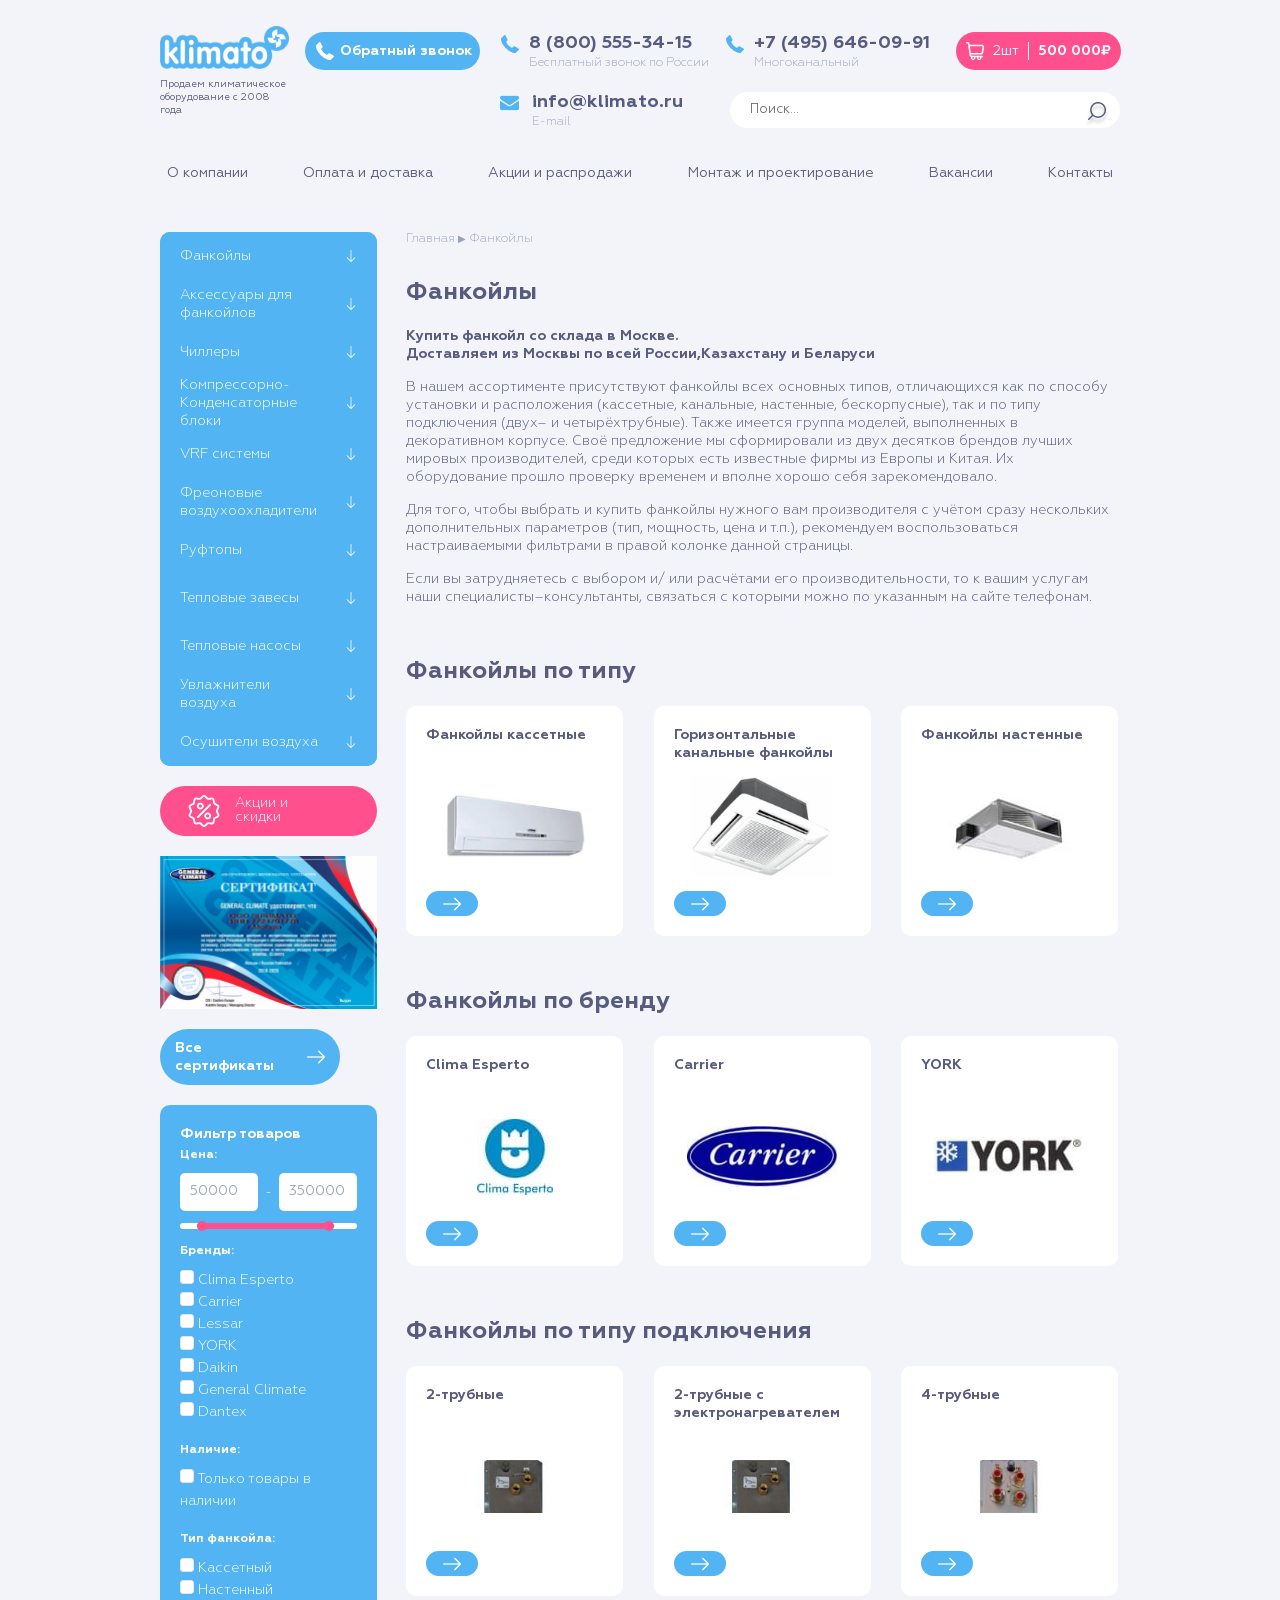
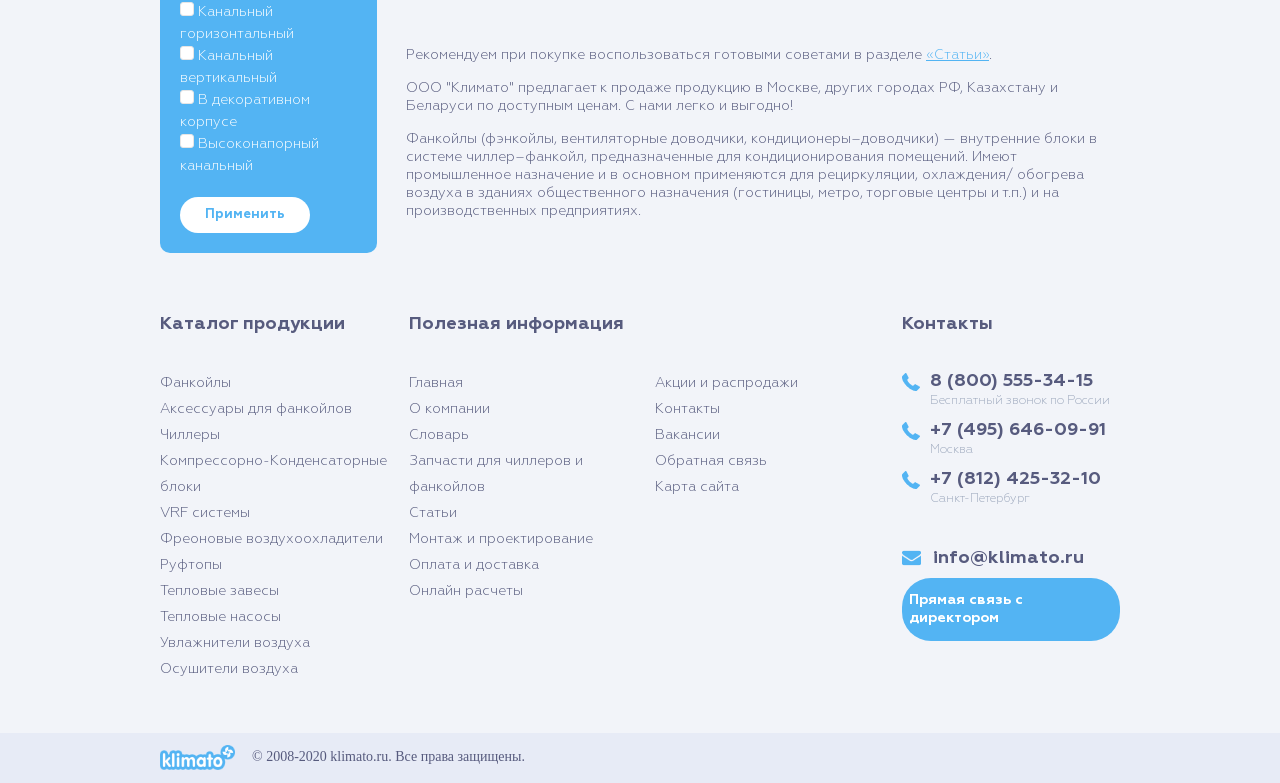
<file: Klimato/category.html>
<!DOCTYPE html>
<html lang="en">
  <head>
    <meta charset="UTF-8" />
    <meta name="viewport" content="width=device-width, initial-scale=1.0" />
    <link rel="stylesheet" href="css/style.min.css" />
    <title>Категория</title>
  </head>
  <body>
    <div class="wrapper">
      <header class="header">
        <div class="container">
          <div class="header__row">
            <div class="header__burger-bg"></div>
<div class="header__burger"><span></span></div>
<a href="index.html" class="header__logo"><img src="img/logo.png" alt="" /></a>
<div class="header__callback">
  <a href="#" class="header__callback-row">Обратный звонок</a>
</div>
<div class="header__contacts header__contacts_1">
  <div class="header__contact header__phone header__phone_1">
    8 (800) 555-34-15
  </div>
  <div class="header__subtext">Бесплатный звонок по России</div>
</div>
<div class="header__contacts header__contacts_2">
  <div class="header__contact header__phone header__phone_2">
    +7 (495) 646-09-91
  </div>
  <div class="header__subtext">Многоканальный</div>
</div>
<div class="header__contacts header__contacts_3">
  <div class="header__contact header__mail">info@klimato.ru</div>
  <div class="header__subtext">E-mail</div>
</div>
<form action="" autocomplete="off" class="search">
  <input
    class="search__input"
    type="text"
    name="search"
    placeholder="Поиск..."
    tabindex="1"
  />
  <button class="search__submit" type="submit" tabindex="2">
    <img src="img/icons/search.png" alt="" />
  </button>
</form>
<div class="cart-block">
  <a href="cart.html" class="cart-block__row">
    <img src="img/icons/cart.png" alt="" class="cart-block__img" />
    <div class="cart-block__info cart-block__info_quantity">2шт</div>
    <div class="cart-block__info cart-block__info_cost">500 000₽</div>
  </a>
</div>
<div class="header__advantage">
  Продаем климатическое оборудование с 2008 года
</div>

            <nav class="header__menu">
  <ul class="header__menu-list header__list">
    <li class="header__category">Категории</li>
    <li class="header__list-item"><a href="about.html">О компании</a></li>
    <li class="header__list-item"><a href="payment.html">Оплата и доставка</a></li>
    <li class="header__list-item"><a href="promotions.html">Акции и распродажи</a></li>
    <li class="header__list-item"><a href="installation.html">Монтаж и проектирование</a></li>
    <li class="header__list-item"><a href="vacancies.html">Вакансии</a></li>
    <li class="header__list-item"><a href="contacts.html">Контакты</a></li>
  </ul>
  <ul class="header__category-list header__list">
    <li><a href="category.html">Фанкойлы</a></li>
    <li><a href="category.html">Аксессуары для фанкойлов</a></li>
    <li><a href="category.html">Чиллеры</a></li>
    <li><a href="category.html">Компрессорно-Конденсаторные блоки</a></li>
    <li><a href="category.html">VRF системы</a></li>
    <li><a href="category.html">Фреоновые воздухоохладители</a></li>
    <li><a href="category.html">Руфтопы</a></li>
    <li><a href="category.html">Тепловые завесы</a></li>
    <li><a href="category.html">Тепловые насосы</a></li>
    <li><a href="category.html">Увлажнители воздуха</a></li>
    <li><a href="category.html">Осушители воздуха</a></li>
    <li class="header__category-back"></li>
  </ul>
</nav>

          </div>
        </div>
      </header>

      <main class="main">
        <div class="container">
          <div class="main__row">
            <div class="main__sidebar">
              <div class="main__left-panel">
  <ul class="main__catalog catalog">
    <li class="catalog__element">
      <div class="catalog__item">
        <a href="category.html" class="catalog__item-title"> Фанкойлы </a>
        <div class="catalog__item-btn"></div>
      </div>
      <ul class="catalog__subcatalog">
        <li class="catalog__subitem">
          <a href="category.html"> Lorem, ipsum dolor.</a>
        </li>
        <li class="catalog__subitem">
          <a href="category.html"> Lorem, ipsum dolor.</a>
        </li>
      </ul>
    </li>

    <li class="catalog__element">
      <div class="catalog__item">
        <a href="category.html" class="catalog__item-title">
          Аксессуары для фанкойлов
        </a>
        <div class="catalog__item-btn"></div>
      </div>
      <ul class="catalog__subcatalog">
        <li class="catalog__subitem">
          <a href="category.html"> Lorem, ipsum dolor.</a>
        </li>
        <li class="catalog__subitem">
          <a href="category.html"> Lorem, ipsum dolor.</a>
        </li>
      </ul>
    </li>

    <li class="catalog__element">
      <div class="catalog__item">
        <a href="category.html" class="catalog__item-title"> Чиллеры </a>
        <div class="catalog__item-btn"></div>
      </div>
      <ul class="catalog__subcatalog">
        <li class="catalog__subitem">
          <a href="category.html"> Lorem, ipsum dolor.</a>
        </li>
        <li class="catalog__subitem">
          <a href="category.html"> Lorem, ipsum dolor.</a>
        </li>
      </ul>
    </li>

    <li class="catalog__element">
      <div class="catalog__item">
        <a href="category.html" class="catalog__item-title">
          Компрессорно- Конденсаторные блоки
        </a>
        <div class="catalog__item-btn"></div>
      </div>
      <ul class="catalog__subcatalog">
        <li class="catalog__subitem">
          <a href="category.html"> Lorem, ipsum dolor.</a>
        </li>
        <li class="catalog__subitem">
          <a href="category.html"> Lorem, ipsum dolor.</a>
        </li>
      </ul>
    </li>

    <li class="catalog__element">
      <div class="catalog__item">
        <a href="category.html" class="catalog__item-title"> VRF системы </a>
        <div class="catalog__item-btn"></div>
      </div>
      <ul class="catalog__subcatalog">
        <li class="catalog__subitem">
          <a href="category.html"> Lorem, ipsum dolor.</a>
        </li>
        <li class="catalog__subitem">
          <a href="category.html"> Lorem, ipsum dolor.</a>
        </li>
        <li class="catalog__subitem">
          <a href="category.html"> Lorem, ipsum dolor.</a>
        </li>
      </ul>
    </li>

    <li class="catalog__element">
      <div class="catalog__item">
        <a href="category.html" class="catalog__item-title">
          Фреоновые воздухоохладители
        </a>
        <div class="catalog__item-btn"></div>
      </div>
      <ul class="catalog__subcatalog">
        <li class="catalog__subitem">
          <a href="category.html"> Lorem, ipsum dolor.</a>
        </li>
        <li class="catalog__subitem">
          <a href="category.html"> Lorem, ipsum dolor.</a>
        </li>
      </ul>
    </li>

    <li class="catalog__element">
      <div class="catalog__item">
        <a href="category.html" class="catalog__item-title"> Руфтопы </a>
        <div class="catalog__item-btn"></div>
      </div>
      <ul class="catalog__subcatalog">
        <li class="catalog__subitem">
          <a href="category.html"> Lorem, ipsum dolor.</a>
        </li>
        <li class="catalog__subitem">
          <a href="category.html"> Lorem, ipsum dolor.</a>
        </li>
      </ul>
    </li>

    <li class="catalog__element">
      <div class="catalog__item">
        <a href="category.html" class="catalog__item-title">
          Тепловые завесы
        </a>
        <div class="catalog__item-btn"></div>
      </div>
      <ul class="catalog__subcatalog">
        <li class="catalog__subitem">
          <a href="category.html"> Lorem, ipsum dolor.</a>
        </li>
        <li class="catalog__subitem">
          <a href="category.html"> Lorem, ipsum dolor.</a>
        </li>
      </ul>
    </li>

    <li class="catalog__element">
      <div class="catalog__item">
        <a href="category.html" class="catalog__item-title">
          Тепловые насосы
        </a>
        <div class="catalog__item-btn"></div>
      </div>
      <ul class="catalog__subcatalog">
        <li class="catalog__subitem">
          <a href="category.html"> Lorem, ipsum dolor. </a>
        </li>
        <li class="catalog__subitem">
          <a href="category.html"> Lorem, ipsum dolor. </a>
        </li>
      </ul>
    </li>

    <li class="catalog__element">
      <div class="catalog__item">
        <a href="category.html" class="catalog__item-title">
          Увлажнители воздуха
        </a>
        <div class="catalog__item-btn"></div>
      </div>
      <ul class="catalog__subcatalog">
        <li class="catalog__subitem">
          <a href="category.html"> Увлажнители воздуха Giant Steam </a>
        </li>
        <li class="catalog__subitem">
          <a href="category.html"> Увлажнители воздуха CAREL </a>
        </li>
      </ul>
    </li>

    <li class="catalog__element">
      <div class="catalog__item">
        <a href="category.html" class="catalog__item-title">
          Осушители воздуха
        </a>
        <div class="catalog__item-btn"></div>
      </div>
      <ul class="catalog__subcatalog">
        <li class="catalog__subitem">
          <a href="category.html"> Lorem, ipsum dolor.</a>
        </li>
        <li class="catalog__subitem">
          <a href="category.html"> Lorem, ipsum dolor.</a>
        </li>
        <li class="catalog__subitem">
          <a href="category.html"> Lorem, ipsum dolor.</a>
        </li>
      </ul>
    </li>
  </ul>
  <a href="promotions.html" class="main__sale">Акции и скидки</a>
  <div class="main__certificates">
    <img src="img/certificate_1.png" alt="" />
    <a href="#" class="main__certificates-btn">Все сертификаты</a>
  </div>
</div>

              <div class="main__right-panel">
  <form class="main__filter filter" action="#">
    <div class="filter__title-line">
      <div class="filter__title subtitle">Фильтр товаров</div>
      <div class="filter__btn"></div>
    </div>
    <div class="filter__body-line">
      <div class="filter__block price">
        <div class="price__title filter__subtitle">Цена:</div>
        <div class="price__values">
          <input
            type="number"
            class="price__left price__val"
            name="price__left"
          />
          -
          <input
            type="number"
            class="price__right price__val"
            name="price__right"
          />
        </div>
        <div class="price__range range">
          <div class="range__container">
            <div class="range__slider-block">
              <input
                type="range"
                class="range__input-slider range__input-left"
                name="range__input-left"
                min="14000"
                max="400000"
                value="50000"
              />
              <input
                type="range"
                class="range__input-slider range__input-right"
                name="range__input-right"
                min="14000"
                max="400000"
                value="350000"
              />
              <div class="range__slider">
                <div class="range__slider-track"></div>
                <div class="range__slider-interval"></div>
                <div class="range__slider-thumb th-left"></div>
                <div class="range__slider-thumb th-right"></div>
              </div>
            </div>
          </div>
        </div>
      </div>

      <div class="filter__block brand">
        <div class="filter__subtitle">Бренды:</div>
        <label class="filter__label">
          <input
            type="checkbox"
            class="filter__checkbox checkbox-menu"
            name="brand__clima-esperto"
          />
          Clima Esperto
        </label>
        <label class="filter__label">
          <input
            type="checkbox"
            class="filter__checkbox checkbox-menu"
            name="brand__carrier"
          />
          Carrier
        </label>
        <label class="filter__label">
          <input
            type="checkbox"
            class="filter__checkbox checkbox-menu"
            name="brand__lessar"
          />
          Lessar
        </label>
        <label class="filter__label">
          <input
            type="checkbox"
            class="filter__checkbox checkbox-menu"
            name="brand__york"
          />
          YORK
        </label>
        <label class="filter__label">
          <input
            type="checkbox"
            class="filter__checkbox checkbox-menu"
            name="brand__daikin"
          />
          Daikin
        </label>
        <label class="filter__label">
          <input
            type="checkbox"
            class="filter__checkbox checkbox-menu"
            name="brand__general-climate"
          />
          General Climate
        </label>
        <label class="filter__label">
          <input
            type="checkbox"
            class="filter__checkbox checkbox-menu"
            name="brand__dantex"
          />
          Dantex
        </label>
      </div>

      <div class="filter__block availability">
        <div class="filter__subtitle">Наличие:</div>
        <label class="filter__label">
          <input
            type="checkbox"
            class="filter__checkbox checkbox-menu"
            name="availability"
          />
          Только товары в наличии
        </label>
      </div>

      <div class="filter__block type">
        <div class="filter__subtitle">Тип фанкойла:</div>
        <label class="filter__label">
          <input
            type="checkbox"
            class="filter__checkbox checkbox-menu"
            name="type__cassette"
          />
          Кассетный
        </label>
        <label class="filter__label">
          <input
            type="checkbox"
            class="filter__checkbox checkbox-menu"
            name="type__wall"
          />
          Настенный
        </label>
        <label class="filter__label">
          <input
            type="checkbox"
            class="filter__checkbox checkbox-menu"
            name="type__horizontal-channel"
          />
          Канальный горизонтальный
        </label>
        <label class="filter__label">
          <input
            type="checkbox"
            class="filter__checkbox checkbox-menu"
            name="type__vertical-channel"
          />
          Канальный вертикальный
        </label>
        <label class="filter__label">
          <input
            type="checkbox"
            class="filter__checkbox checkbox-menu"
            name="type__decorative-case"
          />
          В декоративном корпусе
        </label>
        <label class="filter__label">
          <input
            type="checkbox"
            class="filter__checkbox checkbox-menu"
            name="type__high-pressure-channel"
          />
          Высоконапорный канальный
        </label>
      </div>

      <input type="submit" class="filter__submit" value="Применить" />
    </div>
  </form>
</div>

            </div>
            <div class="main__content category">
  <ul class="main__trace">
    <li><a href="index.html">Главная</a></li>
    <li><a href="category.html">Фанкойлы</a></li>
  </ul>

  <h1 class="category__title title">Фанкойлы</h1>

  <div class="category__intro">
    <p class="category__paragraph_main">Купить фанкойл со склада в Москве.</p>
    <p class="category__paragraph_main">
      Доставляем из Москвы по всей России,Казахстану и Беларуси
    </p>
    <p class="category__paragraph">
      В нашем ассортименте присутствуют фанкойлы всех основных типов,
      отличающихся как по способу установки и расположения (кассетные,
      канальные, настенные, бескорпусные), так и по типу подключения (двух– и
      четырёхтрубные). Также имеется группа моделей, выполненных в декоративном
      корпусе. Своё предложение мы сформировали из двух десятков брендов лучших
      мировых производителей, среди которых есть известные фирмы из Европы и
      Китая. Их оборудование прошло проверку временем и вполне хорошо себя
      зарекомендовало.
    </p>
    <p class="category__paragraph">
      Для того, чтобы выбрать и купить фанкойлы нужного вам производителя с
      учётом сразу нескольких дополнительных параметров (тип, мощность, цена и
      т.п.), рекомендуем воспользоваться настраиваемыми фильтрами в правой
      колонке данной страницы.
    </p>
    <p class="category__paragraph">
      Если вы затрудняетесь с выбором и/ или расчётами его производительности,
      то к вашим услугам наши специалисты–консультанты, связаться с которыми
      можно по указанным на сайте телефонам.
    </p>
  </div>
  <div class="category__type category__block">
    <h2 class="category__subtitle title">Фанкойлы по типу</h2>
    <div class="category__tiles">
      <div class="category__tile tile">
        <div class="tile__title subtitle">
          <a href="#" class="tile__link">Фанкойлы кассетные</a>
        </div>
        <div class="tile__image"><img src="img/category/01.png" alt="" /></div>
        <a href="#" class="tile__btn"></a>
      </div>
      <div class="category__tile tile">
        <div class="tile__title subtitle">
          <a href="#" class="tile__link"> Горизонтальные канальные фанкойлы</a>
        </div>
        <div class="tile__image"><img src="img/category/02.png" alt="" /></div>
        <a href="#" class="tile__btn"></a>
      </div>
      <div class="category__tile tile">
        <div class="tile__title subtitle">
          <a href="#" class="tile__link">Фанкойлы настенные</a>
        </div>
        <div class="tile__image"><img src="img/category/03.png" alt="" /></div>
        <a href="#" class="tile__btn"></a>
      </div>
    </div>
  </div>

  <div class="category__brand category__block">
    <h2 class="category__subtitle title">Фанкойлы по бренду</h2>
    <div class="category__tiles">
      <div class="category__tile tile">
        <div class="tile__title subtitle">
          <a href="#" class="tile__link">Clima Esperto</a>
        </div>
        <div class="tile__image"><img src="img/category/04.png" alt="" /></div>
        <a href="#" class="tile__btn"></a>
      </div>
      <div class="category__tile tile">
        <div class="tile__title subtitle">
          <a href="#" class="tile__link">Carrier</a>
        </div>
        <div class="tile__image"><img src="img/category/05.png" alt="" /></div>
        <a href="#" class="tile__btn"></a>
      </div>
      <div class="category__tile tile">
        <div class="tile__title subtitle">
          <a href="#" class="tile__link">YORK</a>
        </div>
        <div class="tile__image"><img src="img/category/06.png" alt="" /></div>
        <a href="#" class="tile__btn"></a>
      </div>
    </div>
  </div>

  <div class="category__connection-type category__block">
    <h2 class="category__subtitle title">Фанкойлы по типу подключения</h2>
    <div class="category__tiles">
      <div class="category__tile tile">
        <div class="tile__title subtitle">
          <a href="#" class="tile__link">2-трубные</a>
        </div>
        <div class="tile__image"><img src="img/category/07.png" alt="" /></div>
        <a href="#" class="tile__btn"></a>
      </div>
      <div class="category__tile tile">
        <div class="tile__title subtitle">
          <a href="#" class="tile__link">2-трубные с электронагревателем</a>
        </div>
        <div class="tile__image"><img src="img/category/07.png" alt="" /></div>
        <a href="#" class="tile__btn"></a>
      </div>
      <div class="category__tile tile">
        <div class="tile__title subtitle">
          <a href="#" class="tile__link">4-трубные</a>
        </div>
        <div class="tile__image"><img src="img/category/08.png" alt="" /></div>
        <a href="#" class="tile__btn"></a>
      </div>
    </div>
  </div>

  <div class="category__afterwords">
    <p class="category__paragraph">
      Рекомендуем при покупке воспользоваться готовыми советами в разделе
      <a href="articles.html" class="link">«Статьи»</a>.
    </p>
    <p class="category__paragraph">
      ООО "Климато" предлагает к продаже продукцию в Москве, других городах РФ,
      Казахстану и Беларуси по доступным ценам. С нами легко и выгодно!
    </p>
    <p class="category__paragraph">
      <span>Фанкойлы</span> (фэнкойлы, вентиляторные доводчики,
      кондиционеры–доводчики) — внутренние блоки в системе чиллер–фанкойл,
      предназначенные для кондиционирования помещений. Имеют промышленное
      назначение и в основном применяются для рециркуляции, охлаждения/ обогрева
      воздуха в зданиях общественного назначения (гостиницы, метро, торговые
      центры и т.п.) и на производственных предприятиях.
    </p>
  </div>
</div>

          </div>
        </div>
      </main>

      <footer class="footer">
  <div class="container">
    <div class="footer__main">
      <div class="footer__catalog">
        <div class="footer__title">Каталог продукции</div>
        <ul class="footer__catalog-list footer__list">
          <li><a href="category.html">Фанкойлы</a></li>
          <li><a href="category.html">Аксессуары для фанкойлов</a></li>
          <li><a href="category.html">Чиллеры</a></li>
          <li><a href="category.html">Компрессорно-Конденсаторные блоки</a></li>
          <li><a href="category.html">VRF системы</a></li>
          <li><a href="category.html">Фреоновые воздухоохладители</a></li>
          <li><a href="category.html">Руфтопы</a></li>
          <li><a href="category.html">Тепловые завесы</a></li>
          <li><a href="category.html">Тепловые насосы</a></li>
          <li><a href="category.html">Увлажнители воздуха</a></li>
          <li><a href="category.html">Осушители воздуха</a></li>
        </ul>
      </div>

      <div class="footer__info">
        <div class="footer__title">Полезная информация</div>
        <ul class="footer__info-list footer__list">
          <li><a href="index.html">Главная</a></li>
          <li><a href="about.html">О компании</a></li>
          <li><a href="#">Словарь</a></li>
          <li><a href="#">Запчасти для чиллеров и фанкойлов</a></li>
          <li><a href="articles.html">Статьи</a></li>
          <li><a href="installation.html">Монтаж и проектирование</a></li>
          <li><a href="payment.html">Оплата и доставка</a></li>
          <li><a href="calculations.html">Онлайн расчеты</a></li>
          <li><a href="promotions.html">Акции и распродажи</a></li>
          <li><a href="contacts.html">Контакты</a></li>
          <li><a href="vacancies.html">Вакансии</a></li>
          <li><a href="#">Обратная связь</a></li>
          <li><a href="#">Карта сайта</a></li>
        </ul>
      </div>

      <div class="footer__contacts">
        <div class="footer__title">Контакты</div>
        <ul class="footer__contacts-list footer__list">
          <li class="footer__contact footer__phone">
            <div class="footer__contact-title">8 (800) 555-34-15</div>
            <div class="footer__subtitle">Бесплатный звонок по России</div>
          </li>
          <li class="footer__contact footer__phone">
            <div class="footer__contact-title">+7 (495) 646-09-91</div>
            <div class="footer__subtitle">Москва</div>
          </li>
          <li class="footer__contact footer__phone">
            <div class="footer__contact-title">+7 (812) 425-32-10</div>
            <div class="footer__subtitle">Санкт-Петербург</div>
          </li>
          <li class="footer__contact footer__mail">
            <div class="footer__contact-title">info@klimato.ru</div>
          </li>
          <li class="footer__callback">
            <a href="#" class="footer__callback-row">
              Прямая связь с директором
            </a>
          </li>
        </ul>
      </div>
    </div>
  </div>

  <div class="footer__object">
    <div class="container">
      <div class="footer__row">
        <div class="footer__logo">
          <img src="img/logo_small.png" alt="" />
        </div>
        <div class="footer__copyright">
          © 2008-2020 klimato.ru. Все права защищены.
        </div>
      </div>
    </div>
  </div>
</footer>

    </div>

    <script src="js/script.min.js"></script>
  </body>
</html>
</file>
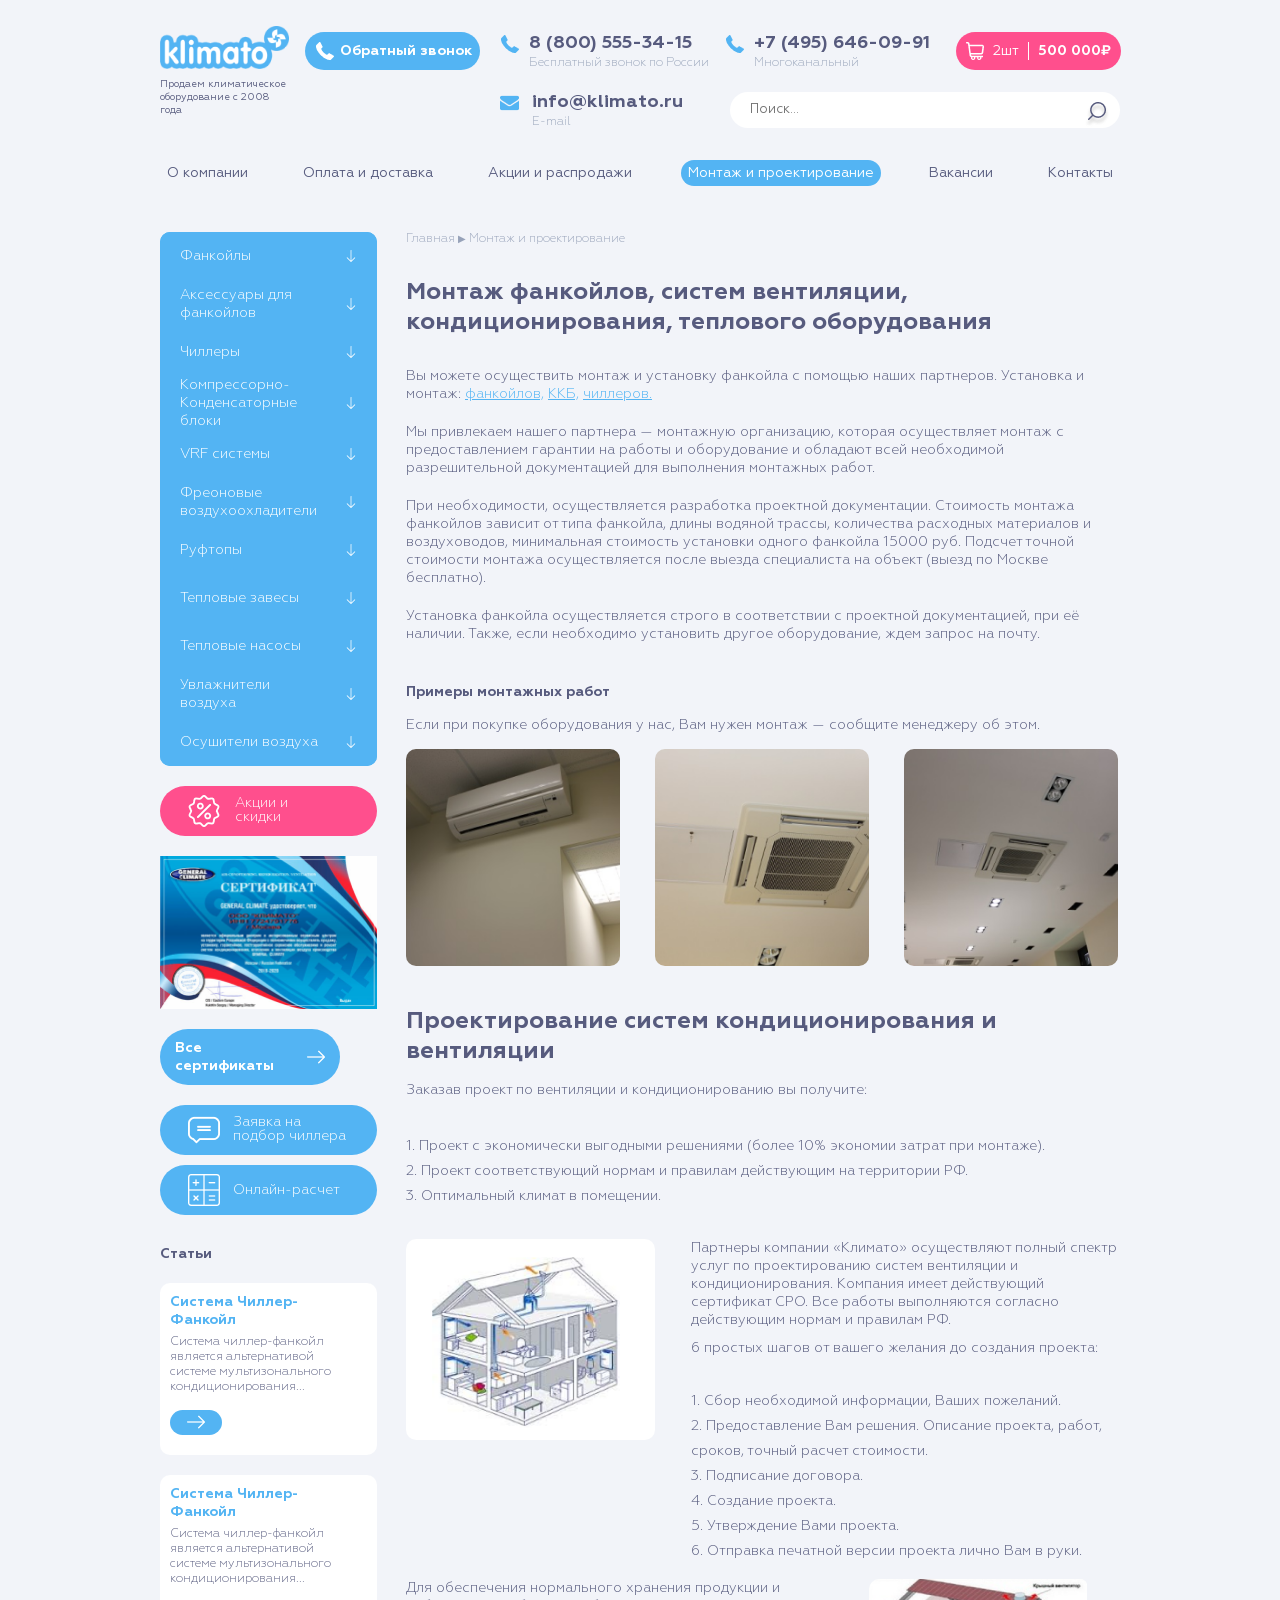
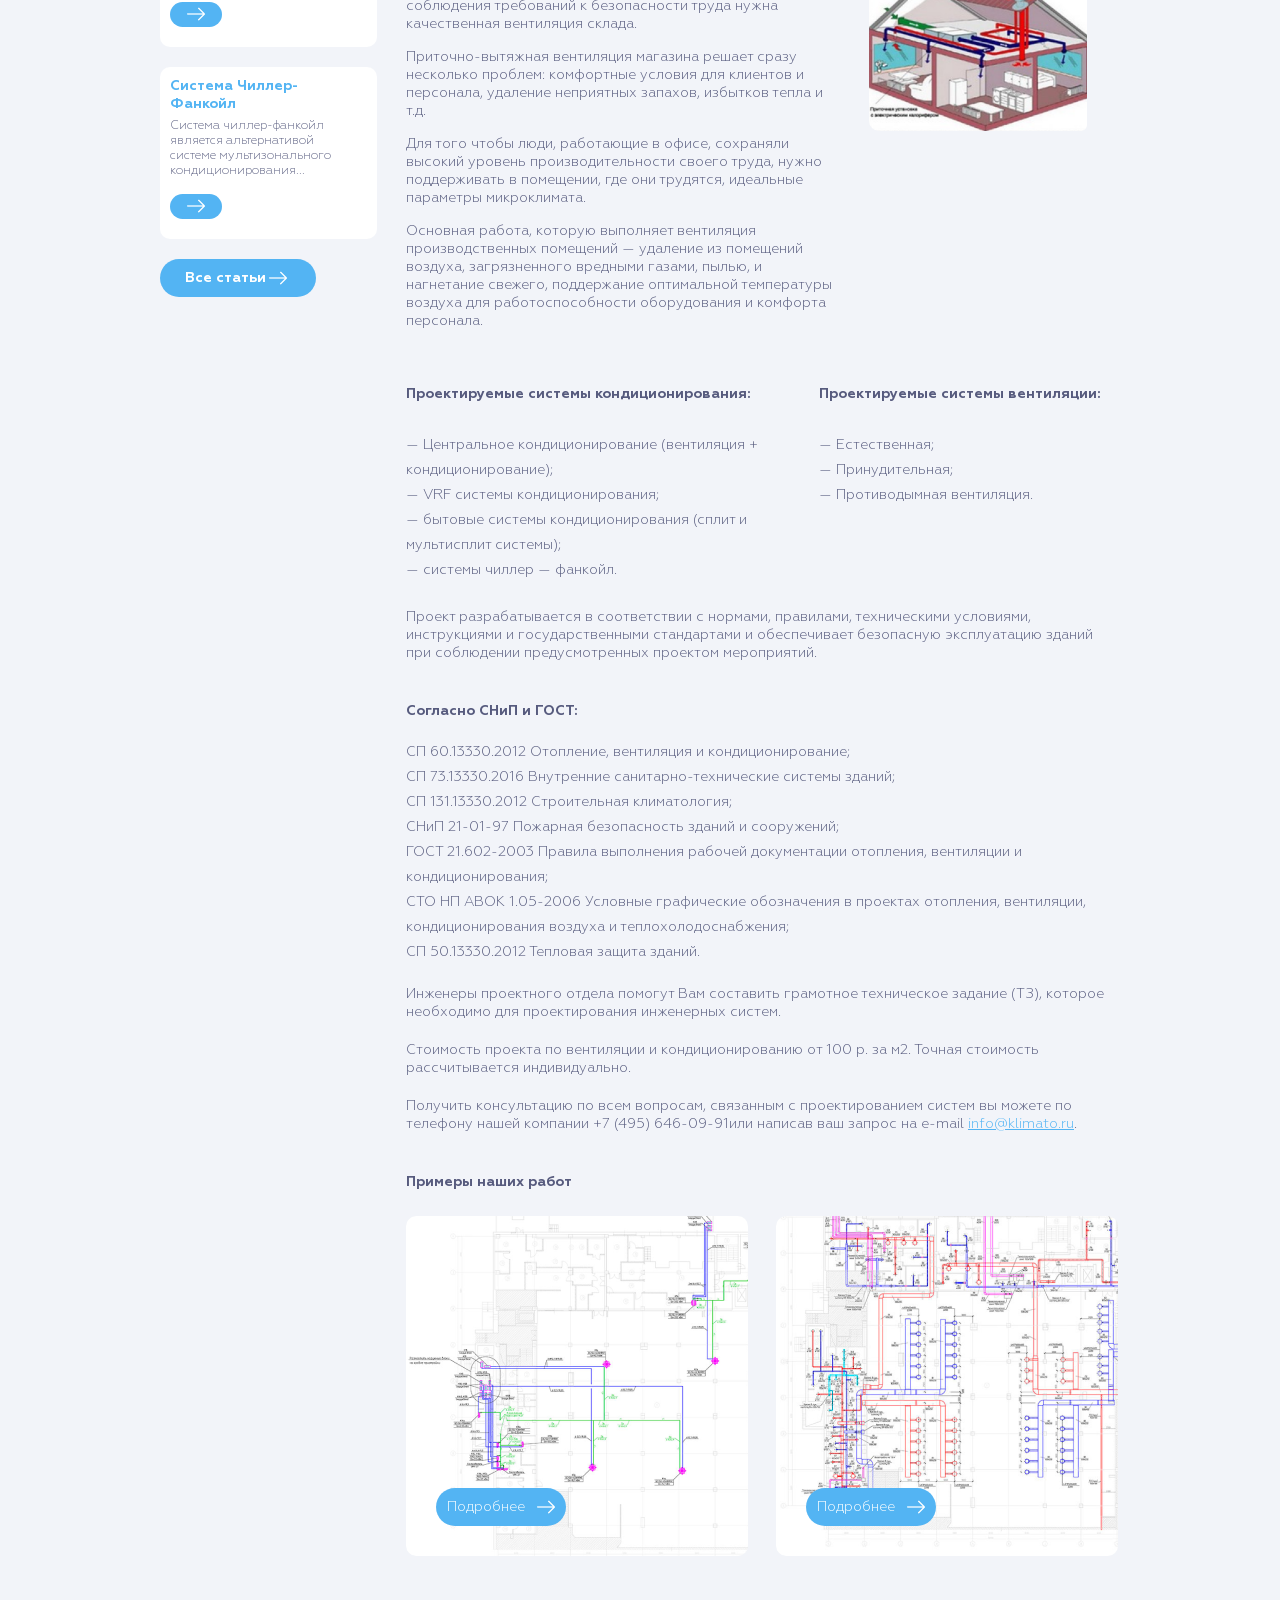
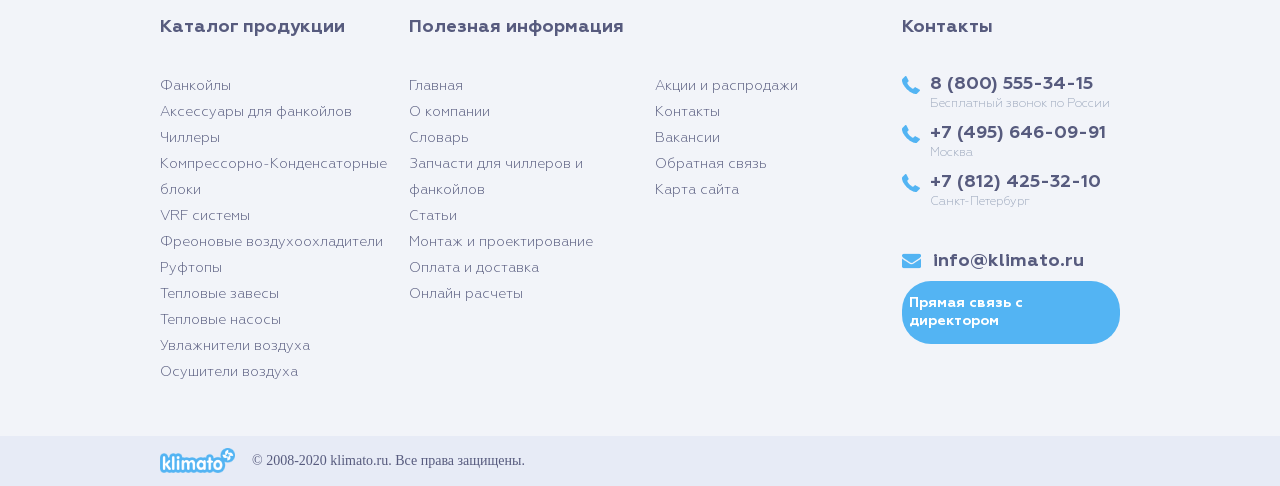
<file: Klimato/installation.html>
<!DOCTYPE html>
<html lang="en">
  <head>
    <meta charset="UTF-8" />
    <meta name="viewport" content="width=device-width, initial-scale=1.0" />
    <link rel="stylesheet" href="css/style.min.css" />
    <title>Монтаж и проектирование</title>
  </head>
  <body>
    <div class="wrapper">
      <header class="header">
        <div class="container">
          <div class="header__row">
            <div class="header__burger-bg"></div>
<div class="header__burger"><span></span></div>
<a href="index.html" class="header__logo"><img src="img/logo.png" alt="" /></a>
<div class="header__callback">
  <a href="#" class="header__callback-row">Обратный звонок</a>
</div>
<div class="header__contacts header__contacts_1">
  <div class="header__contact header__phone header__phone_1">
    8 (800) 555-34-15
  </div>
  <div class="header__subtext">Бесплатный звонок по России</div>
</div>
<div class="header__contacts header__contacts_2">
  <div class="header__contact header__phone header__phone_2">
    +7 (495) 646-09-91
  </div>
  <div class="header__subtext">Многоканальный</div>
</div>
<div class="header__contacts header__contacts_3">
  <div class="header__contact header__mail">info@klimato.ru</div>
  <div class="header__subtext">E-mail</div>
</div>
<form action="" autocomplete="off" class="search">
  <input
    class="search__input"
    type="text"
    name="search"
    placeholder="Поиск..."
    tabindex="1"
  />
  <button class="search__submit" type="submit" tabindex="2">
    <img src="img/icons/search.png" alt="" />
  </button>
</form>
<div class="cart-block">
  <a href="cart.html" class="cart-block__row">
    <img src="img/icons/cart.png" alt="" class="cart-block__img" />
    <div class="cart-block__info cart-block__info_quantity">2шт</div>
    <div class="cart-block__info cart-block__info_cost">500 000₽</div>
  </a>
</div>
<div class="header__advantage">
  Продаем климатическое оборудование с 2008 года
</div>

            <nav class="header__menu">
  <ul class="header__menu-list header__list">
    <li class="header__category">Категории</li>
    <li class="header__list-item"><a href="about.html">О компании</a> </li>
    <li class="header__list-item"><a href="payment.html">Оплата и доставка</a></li>
    <li class="header__list-item"><a href="promotions.html">Акции и распродажи</a></li>
    <li class="header__list-item active"><a href="installation.html">Монтаж и проектирование</a></li>
    <li class="header__list-item"><a href="vacancies.html">Вакансии</a></li>
    <li class="header__list-item"><a href="contacts.html">Контакты</a></li>
  </ul>
  <ul class="header__category-list header__list">
    <li><a href="#">Фанкойлы</a></li>
    <li><a href="#">Аксессуары для фанкойлов</a></li>
    <li><a href="#">Чиллеры</a></li>
    <li><a href="#">Компрессорно-Конденсаторные блоки</a></li>
    <li><a href="#">VRF системы</a></li>
    <li><a href="#">Фреоновые воздухоохладители</a></li>
    <li><a href="#">Руфтопы</a></li>
    <li><a href="#">Тепловые завесы</a></li>
    <li><a href="#">Тепловые насосы</a></li>
    <li><a href="#">Увлажнители воздуха</a></li>
    <li><a href="#">Осушители воздуха</a></li>
    <li class="header__category-back"></li>
  </ul>
</nav>

          </div>
        </div>
      </header>

      <main class="main">
        <div class="container">
          <div class="main__row">
            <div class="main__sidebar">
              <div class="main__left-panel">
  <ul class="main__catalog catalog">
    <li class="catalog__element">
      <div class="catalog__item">
        <a href="category.html" class="catalog__item-title"> Фанкойлы </a>
        <div class="catalog__item-btn"></div>
      </div>
      <ul class="catalog__subcatalog">
        <li class="catalog__subitem">
          <a href="category.html"> Lorem, ipsum dolor.</a>
        </li>
        <li class="catalog__subitem">
          <a href="category.html"> Lorem, ipsum dolor.</a>
        </li>
      </ul>
    </li>

    <li class="catalog__element">
      <div class="catalog__item">
        <a href="category.html" class="catalog__item-title">
          Аксессуары для фанкойлов
        </a>
        <div class="catalog__item-btn"></div>
      </div>
      <ul class="catalog__subcatalog">
        <li class="catalog__subitem">
          <a href="category.html"> Lorem, ipsum dolor.</a>
        </li>
        <li class="catalog__subitem">
          <a href="category.html"> Lorem, ipsum dolor.</a>
        </li>
      </ul>
    </li>

    <li class="catalog__element">
      <div class="catalog__item">
        <a href="category.html" class="catalog__item-title"> Чиллеры </a>
        <div class="catalog__item-btn"></div>
      </div>
      <ul class="catalog__subcatalog">
        <li class="catalog__subitem">
          <a href="category.html"> Lorem, ipsum dolor.</a>
        </li>
        <li class="catalog__subitem">
          <a href="category.html"> Lorem, ipsum dolor.</a>
        </li>
      </ul>
    </li>

    <li class="catalog__element">
      <div class="catalog__item">
        <a href="category.html" class="catalog__item-title">
          Компрессорно- Конденсаторные блоки
        </a>
        <div class="catalog__item-btn"></div>
      </div>
      <ul class="catalog__subcatalog">
        <li class="catalog__subitem">
          <a href="category.html"> Lorem, ipsum dolor.</a>
        </li>
        <li class="catalog__subitem">
          <a href="category.html"> Lorem, ipsum dolor.</a>
        </li>
      </ul>
    </li>

    <li class="catalog__element">
      <div class="catalog__item">
        <a href="category.html" class="catalog__item-title"> VRF системы </a>
        <div class="catalog__item-btn"></div>
      </div>
      <ul class="catalog__subcatalog">
        <li class="catalog__subitem">
          <a href="category.html"> Lorem, ipsum dolor.</a>
        </li>
        <li class="catalog__subitem">
          <a href="category.html"> Lorem, ipsum dolor.</a>
        </li>
        <li class="catalog__subitem">
          <a href="category.html"> Lorem, ipsum dolor.</a>
        </li>
      </ul>
    </li>

    <li class="catalog__element">
      <div class="catalog__item">
        <a href="category.html" class="catalog__item-title">
          Фреоновые воздухоохладители
        </a>
        <div class="catalog__item-btn"></div>
      </div>
      <ul class="catalog__subcatalog">
        <li class="catalog__subitem">
          <a href="category.html"> Lorem, ipsum dolor.</a>
        </li>
        <li class="catalog__subitem">
          <a href="category.html"> Lorem, ipsum dolor.</a>
        </li>
      </ul>
    </li>

    <li class="catalog__element">
      <div class="catalog__item">
        <a href="category.html" class="catalog__item-title"> Руфтопы </a>
        <div class="catalog__item-btn"></div>
      </div>
      <ul class="catalog__subcatalog">
        <li class="catalog__subitem">
          <a href="category.html"> Lorem, ipsum dolor.</a>
        </li>
        <li class="catalog__subitem">
          <a href="category.html"> Lorem, ipsum dolor.</a>
        </li>
      </ul>
    </li>

    <li class="catalog__element">
      <div class="catalog__item">
        <a href="category.html" class="catalog__item-title">
          Тепловые завесы
        </a>
        <div class="catalog__item-btn"></div>
      </div>
      <ul class="catalog__subcatalog">
        <li class="catalog__subitem">
          <a href="category.html"> Lorem, ipsum dolor.</a>
        </li>
        <li class="catalog__subitem">
          <a href="category.html"> Lorem, ipsum dolor.</a>
        </li>
      </ul>
    </li>

    <li class="catalog__element">
      <div class="catalog__item">
        <a href="category.html" class="catalog__item-title">
          Тепловые насосы
        </a>
        <div class="catalog__item-btn"></div>
      </div>
      <ul class="catalog__subcatalog">
        <li class="catalog__subitem">
          <a href="category.html"> Lorem, ipsum dolor. </a>
        </li>
        <li class="catalog__subitem">
          <a href="category.html"> Lorem, ipsum dolor. </a>
        </li>
      </ul>
    </li>

    <li class="catalog__element">
      <div class="catalog__item">
        <a href="category.html" class="catalog__item-title">
          Увлажнители воздуха
        </a>
        <div class="catalog__item-btn"></div>
      </div>
      <ul class="catalog__subcatalog">
        <li class="catalog__subitem">
          <a href="category.html"> Увлажнители воздуха Giant Steam </a>
        </li>
        <li class="catalog__subitem">
          <a href="category.html"> Увлажнители воздуха CAREL </a>
        </li>
      </ul>
    </li>

    <li class="catalog__element">
      <div class="catalog__item">
        <a href="category.html" class="catalog__item-title">
          Осушители воздуха
        </a>
        <div class="catalog__item-btn"></div>
      </div>
      <ul class="catalog__subcatalog">
        <li class="catalog__subitem">
          <a href="category.html"> Lorem, ipsum dolor.</a>
        </li>
        <li class="catalog__subitem">
          <a href="category.html"> Lorem, ipsum dolor.</a>
        </li>
        <li class="catalog__subitem">
          <a href="category.html"> Lorem, ipsum dolor.</a>
        </li>
      </ul>
    </li>
  </ul>
  <a href="promotions.html" class="main__sale">Акции и скидки</a>
  <div class="main__certificates">
    <img src="img/certificate_1.png" alt="" />
    <a href="#" class="main__certificates-btn">Все сертификаты</a>
  </div>
</div>

              <div class="main__right-panel">
  <div class="main__request">Заявка на подбор чиллера</div>
  <a href="calculations.html" class="main__calculations">Онлайн-расчет</a>

  <div class="main__articles articles">
    <div class="articles__title">Статьи</div>
    <ul class="articles__list">
      <li class="articles__list-element">
        <a href="articles.html" class="articles__item">
          <div class="articles__subtitle">Система Чиллер-Фанкойл</div>
          <div class="articles__text">Система чиллер-фанкойл является альтернативой системе мультизонального кондиционирования...</div>
          <div class="articles__read"></div>
        </a>
      </li>
      <li class="articles__list-element">
        <a href="articles.html" class="articles__item">
          <div class="articles__subtitle">Система Чиллер-Фанкойл</div>
          <div class="articles__text">Система чиллер-фанкойл является альтернативой системе мультизонального кондиционирования... </div>
          <div class="articles__read"></div>
        </a>
      </li>
      <li class="articles__list-element">
        <a href="articles.html" class="articles__item">
          <div class="articles__subtitle">Система Чиллер-Фанкойл</div>
          <div class="articles__text">Система чиллер-фанкойл является альтернативой системе мультизонального кондиционирования... </div>
          <div class="articles__read"></div>
        </a>
      </li>
    </ul>
    <a href="articles.html" class="articles__more">Все статьи</a>
  </div>
</div>

            </div>
            <div class="main__content installation-design">
  <ul class="main__trace">
    <li><a href="index.html">Главная</a></li>
    <li><a href="installation.html">Монтаж и проектирование</a></li>
  </ul>

  <div class="installation-design__installation installation">
    <h1 class="installation__title title">
      Монтаж фанкойлов, систем вентиляции, кондиционирования, теплового
      оборудования
    </h1>
    <div class="installation__text installation-design__block">
      <p class="installation__paragraph">
        Вы можете осуществить монтаж и установку фанкойла с помощью наших
        партнеров. Установка и монтаж:
        <a href="category.html" class="link">фанкойлов,</a>
        <a href="category.html" class="link">ККБ,</a>
        <a href="category.html" class="link">чиллеров.</a>
      </p>
      <p class="installation__paragraph">
        Мы привлекаем нашего партнера — монтажную организацию, которая
        осуществляет монтаж с предоставлением гарантии на работы и оборудование
        и обладают всей необходимой разрешительной документацией для выполнения
        монтажных работ.
      </p>
      <p class="installation__paragraph">
        При необходимости, осуществляется разработка проектной документации.
        Стоимость монтажа фанкойлов зависит от типа фанкойла, длины водяной
        трассы, количества расходных материалов и воздуховодов, минимальная
        стоимость установки одного фанкойла 15000 руб. Подсчет точной стоимости
        монтажа осуществляется после выезда специалиста на объект (выезд по
        Москве бесплатно).
      </p>
      <p class="installation__paragraph">
        Установка фанкойла осуществляется строго в соответствии с проектной
        документацией, при её наличии. Также, если необходимо установить другое
        оборудование, ждем запрос на почту.
      </p>
    </div>
    <div class="installation__examples installation-design__block examples">
      <div class="examples__title subtitle">Примеры монтажных работ</div>
      <div class="examples__text">
        Если при покупке оборудования у нас, Вам нужен монтаж — сообщите
        менеджеру об этом.
      </div>
      <div class="examples__images">
        <div class="examples__img">
          <img src="img/installation/pic1.png" alt="" />
        </div>
        <div class="examples__img">
          <img src="img/installation/pic2.png" alt="" />
        </div>
        <div class="examples__img">
          <img src="img/installation/pic3.png" alt="" />
        </div>
      </div>
    </div>
  </div>
  <div
    class="installation-design__installation installation-design__block design"
  >
    <h2 class="design__title title">
      Проектирование систем кондиционирования и вентиляции
    </h2>
    <div class="design__advantages advantages">
      <div class="advantages__text">
        Заказав проект по вентиляции и кондиционированию вы получите:
      </div>
      <ul class="advantages__list">
        <li class="advantages__list-item">
          1. Проект с экономически выгодными решениями (более 10% экономии
          затрат при монтаже).
        </li>
        <li class="advantages__list-item">
          2. Проект соответствующий нормам и правилам действующим на территории
          РФ.
        </li>
        <li class="advantages__list-item">
          3. Оптимальный климат в помещении.
        </li>
      </ul>
    </div>
    <div class="design__services services">
      <div class="services__image">
        <img src="img/installation/pic4.png" alt="" />
      </div>
      <div class="services__text">
        <p class="services__paragraph">
          Партнеры компании «Климато» осуществляют полный спектр услуг по
          проектированию систем вентиляции и кондиционирования. Компания имеет
          действующий сертификат СРО. Все работы выполняются согласно
          действующим нормам и правилам РФ.
        </p>
        <p class="services__paragraph">
          6 простых шагов от вашего желания до создания проекта:
        </p>
        <ul class="services__list">
          <li class="services__list-item">
            1. Сбор необходимой информации, Ваших пожеланий.
          </li>
          <li class="services__list-item">
            2. Предоставление Вам решения. Описание проекта, работ, сроков,
            точный расчет стоимости.
          </li>
          <li class="services__list-item">3. Подписание договора.</li>
          <li class="services__list-item">4. Создание проекта.</li>
          <li class="services__list-item">5. Утверждение Вами проекта.</li>
          <li class="services__list-item">
            6. Отправка печатной версии проекта лично Вам в руки.
          </li>
        </ul>
      </div>
    </div>
    <div class="design__purpose purpose">
      <div class="purpose__text">
        <p class="purpose__paragraph">
          Для обеспечения нормального хранения продукции и соблюдения требований
          к безопасности труда нужна качественная вентиляция склада.
        </p>
        <p class="purpose__paragraph">
          Приточно-вытяжная вентиляция магазина решает сразу несколько проблем:
          комфортные условия для клиентов и персонала, удаление неприятных
          запахов, избытков тепла и т.д.
        </p>
        <p class="purpose__paragraph">
          Для того чтобы люди, работающие в офисе, сохраняли высокий уровень
          производительности своего труда, нужно поддерживать в помещении, где
          они трудятся, идеальные параметры микроклимата.
        </p>
        <p class="purpose__paragraph">
          Основная работа, которую выполняет вентиляция производственных
          помещений — удаление из помещений воздуха, загрязненного вредными
          газами, пылью, и нагнетание свежего, поддержание оптимальной
          температуры воздуха для работоспособности оборудования и комфорта
          персонала.
        </p>
      </div>
      <div class="purpose__image">
        <img src="img/installation/pic5.png" alt="" />
      </div>
    </div>
    <div class="design__systems installation-design__block systems">
      <ul class="systems__list">
        <li class="systems__title subtitle">
          Проектируемые системы кондиционирования:
        </li>
        <li class="systems__list-item">
          — Центральное кондиционирование (вентиляция + кондиционирование);
        </li>
        <li class="systems__list-item">— VRF системы кондиционирования;</li>
        <li class="systems__list-item">
          — бытовые системы кондиционирования (сплит и мультисплит системы);
        </li>
        <li class="systems__list-item">— системы чиллер — фанкойл.</li>
      </ul>
      <ul class="systems__list">
        <li class="systems__title subtitle">
          Проектируемые системы вентиляции:
        </li>
        <li class="systems__list-item">— Естественная;</li>
        <li class="systems__list-item">— Принудительная;</li>
        <li class="systems__list-item">— Противодымная вентиляция.</li>
      </ul>
      <p class="systems__text">
        Проект разрабатывается в соответствии с нормами, правилами, техническими
        условиями, инструкциями и государственными стандартами и обеспечивает
        безопасную эксплуатацию зданий при соблюдении предусмотренных проектом
        мероприятий.
      </p>
    </div>
    <div class="design__standards installation-design__block standards">
      <ul class="standards__list">
        <li class="standards__title subtitle">Согласно СНиП и ГОСТ:</li>
        <li class="standards__list-item">
          СП 60.13330.2012 Отопление, вентиляция и кондиционирование;
        </li>
        <li class="standards__list-item">
          СП 73.13330.2016 Внутренние санитарно-технические системы зданий;
        </li>
        <li class="standards__list-item">
          СП 131.13330.2012 Строительная климатология;
        </li>
        <li class="standards__list-item">
          СНиП 21-01-97 Пожарная безопасность зданий и сооружений;
        </li>
        <li class="standards__list-item">
          ГОСТ 21.602-2003 Правила выполнения рабочей документации отопления,
          вентиляции и кондиционирования;
        </li>
        <li class="standards__list-item">
          СТО НП АВОК 1.05-2006 Условные графические обозначения в проектах
          отопления, вентиляции, кондиционирования воздуха и
          теплохолодоснабжения;
        </li>
        <li class="standards__list-item">
          СП 50.13330.2012 Тепловая защита зданий.
        </li>
      </ul>
      <p class="standards__text">
        Инженеры проектного отдела помогут Вам составить грамотное техническое
        задание (ТЗ), которое необходимо для проектирования инженерных систем.
      </p>
      <p class="standards__text">
        Стоимость проекта по вентиляции и кондиционированию от 100 р. за м2.
        Точная стоимость рассчитывается индивидуально.
      </p>
      <p class="standards__text">
        Получить консультацию по всем вопросам, связанным с проектированием
        систем вы можете по телефону нашей компании +7 (495) 646-09-91или
        написав ваш запрос на e-mail
        <a href="mailto:info@klimato.ru" class="link">info@klimato.ru</a>.
      </p>
    </div>
    <div class="design__projects installation-design__block projects">
      <div class="projects__title subtitle">Примеры наших работ</div>
      <div class="projects__project">
        <div class="projects__image">
          <a href="#"> <img src="img/installation/pic6.png" alt="" /> </a>
        </div>
        <div class="projects__link"><a href="#">Подробнее</a></div>
      </div>
      <div class="projects__project">
        <div class="projects__image">
          <a href="#"> <img src="img/installation/pic7.png" alt="" /> </a>
        </div>
        <div class="projects__link"><a href="#">Подробнее</a></div>
      </div>
    </div>
  </div>
</div>

          </div>
        </div>
      </main>

      <footer class="footer">
  <div class="container">
    <div class="footer__main">
      <div class="footer__catalog">
        <div class="footer__title">Каталог продукции</div>
        <ul class="footer__catalog-list footer__list">
          <li><a href="category.html">Фанкойлы</a></li>
          <li><a href="category.html">Аксессуары для фанкойлов</a></li>
          <li><a href="category.html">Чиллеры</a></li>
          <li><a href="category.html">Компрессорно-Конденсаторные блоки</a></li>
          <li><a href="category.html">VRF системы</a></li>
          <li><a href="category.html">Фреоновые воздухоохладители</a></li>
          <li><a href="category.html">Руфтопы</a></li>
          <li><a href="category.html">Тепловые завесы</a></li>
          <li><a href="category.html">Тепловые насосы</a></li>
          <li><a href="category.html">Увлажнители воздуха</a></li>
          <li><a href="category.html">Осушители воздуха</a></li>
        </ul>
      </div>

      <div class="footer__info">
        <div class="footer__title">Полезная информация</div>
        <ul class="footer__info-list footer__list">
          <li><a href="index.html">Главная</a></li>
          <li><a href="about.html">О компании</a></li>
          <li><a href="#">Словарь</a></li>
          <li><a href="#">Запчасти для чиллеров и фанкойлов</a></li>
          <li><a href="articles.html">Статьи</a></li>
          <li><a href="installation.html">Монтаж и проектирование</a></li>
          <li><a href="payment.html">Оплата и доставка</a></li>
          <li><a href="calculations.html">Онлайн расчеты</a></li>
          <li><a href="promotions.html">Акции и распродажи</a></li>
          <li><a href="contacts.html">Контакты</a></li>
          <li><a href="vacancies.html">Вакансии</a></li>
          <li><a href="#">Обратная связь</a></li>
          <li><a href="#">Карта сайта</a></li>
        </ul>
      </div>

      <div class="footer__contacts">
        <div class="footer__title">Контакты</div>
        <ul class="footer__contacts-list footer__list">
          <li class="footer__contact footer__phone">
            <div class="footer__contact-title">8 (800) 555-34-15</div>
            <div class="footer__subtitle">Бесплатный звонок по России</div>
          </li>
          <li class="footer__contact footer__phone">
            <div class="footer__contact-title">+7 (495) 646-09-91</div>
            <div class="footer__subtitle">Москва</div>
          </li>
          <li class="footer__contact footer__phone">
            <div class="footer__contact-title">+7 (812) 425-32-10</div>
            <div class="footer__subtitle">Санкт-Петербург</div>
          </li>
          <li class="footer__contact footer__mail">
            <div class="footer__contact-title">info@klimato.ru</div>
          </li>
          <li class="footer__callback">
            <a href="#" class="footer__callback-row">
              Прямая связь с директором
            </a>
          </li>
        </ul>
      </div>
    </div>
  </div>

  <div class="footer__object">
    <div class="container">
      <div class="footer__row">
        <div class="footer__logo">
          <img src="img/logo_small.png" alt="" />
        </div>
        <div class="footer__copyright">
          © 2008-2020 klimato.ru. Все права защищены.
        </div>
      </div>
    </div>
  </div>
</footer>

    </div>
    <script src="js/script.min.js"></script>
  </body>
</html>
</file>
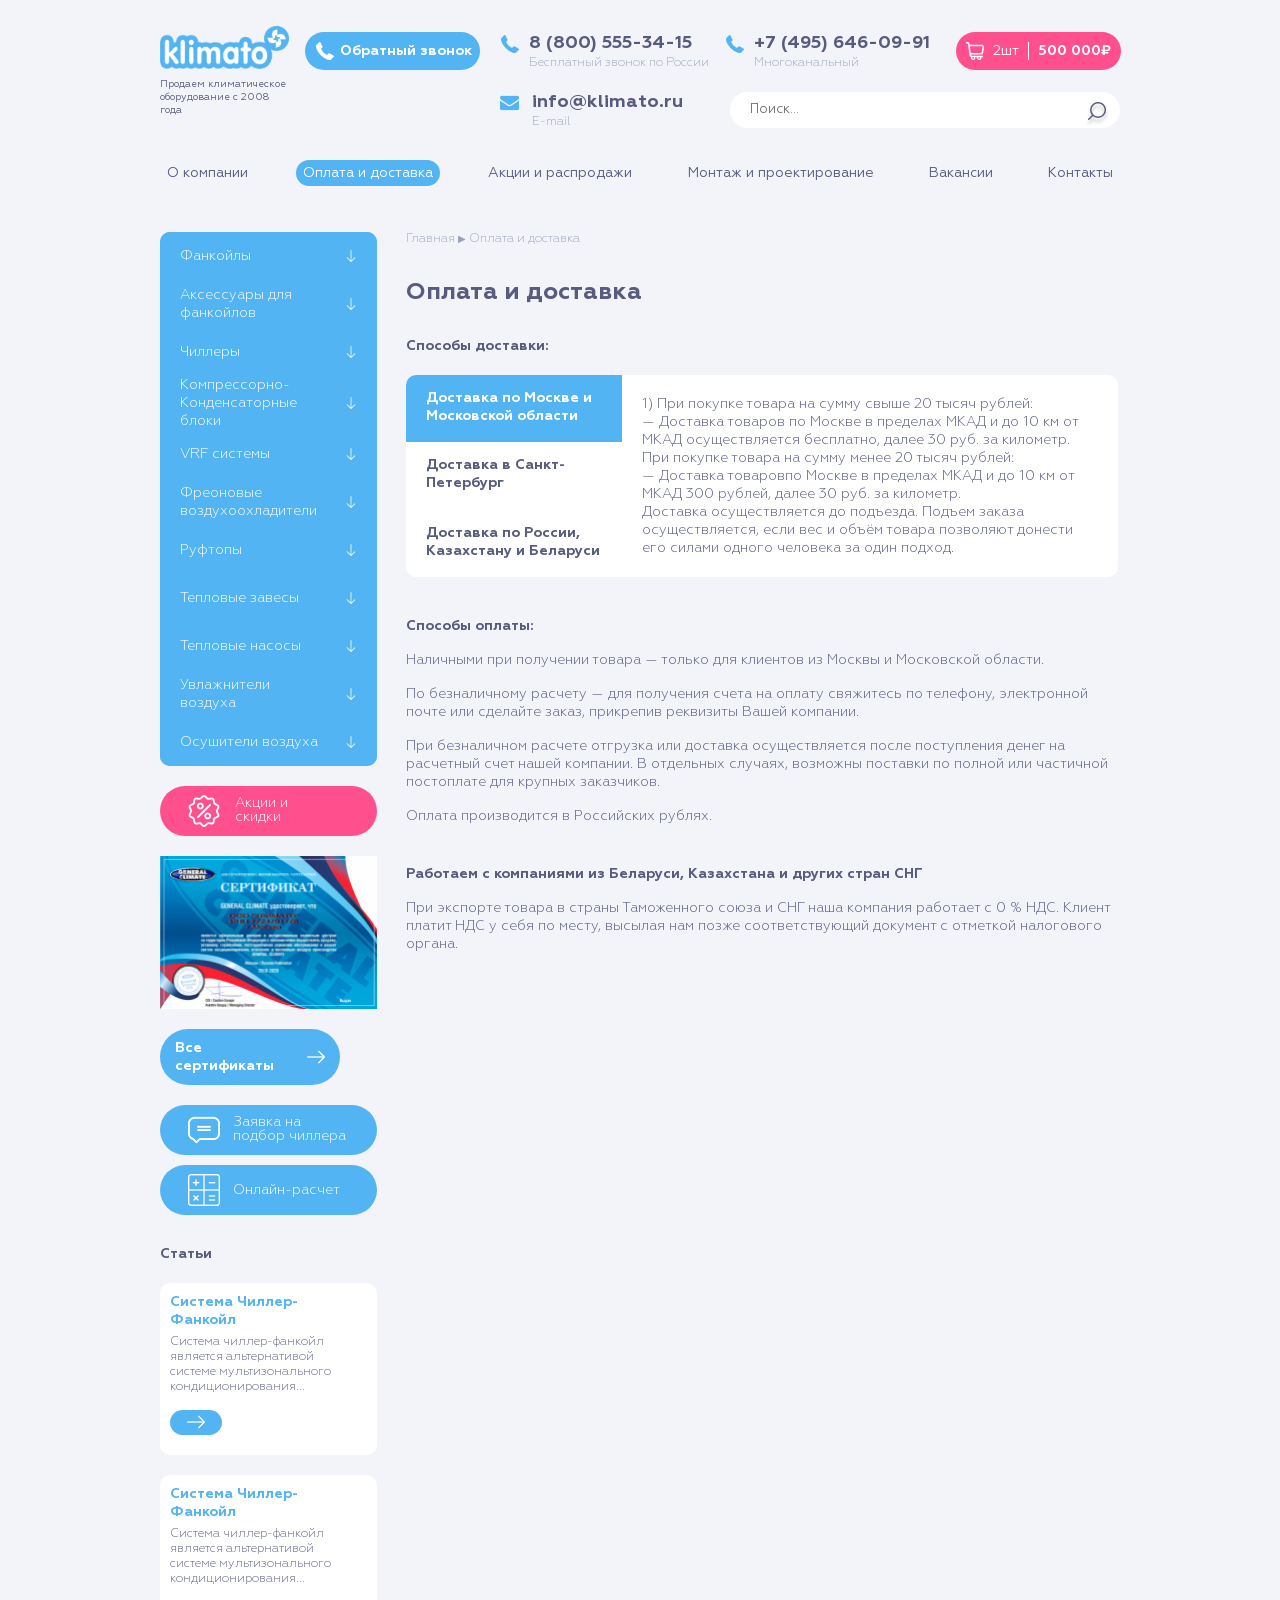
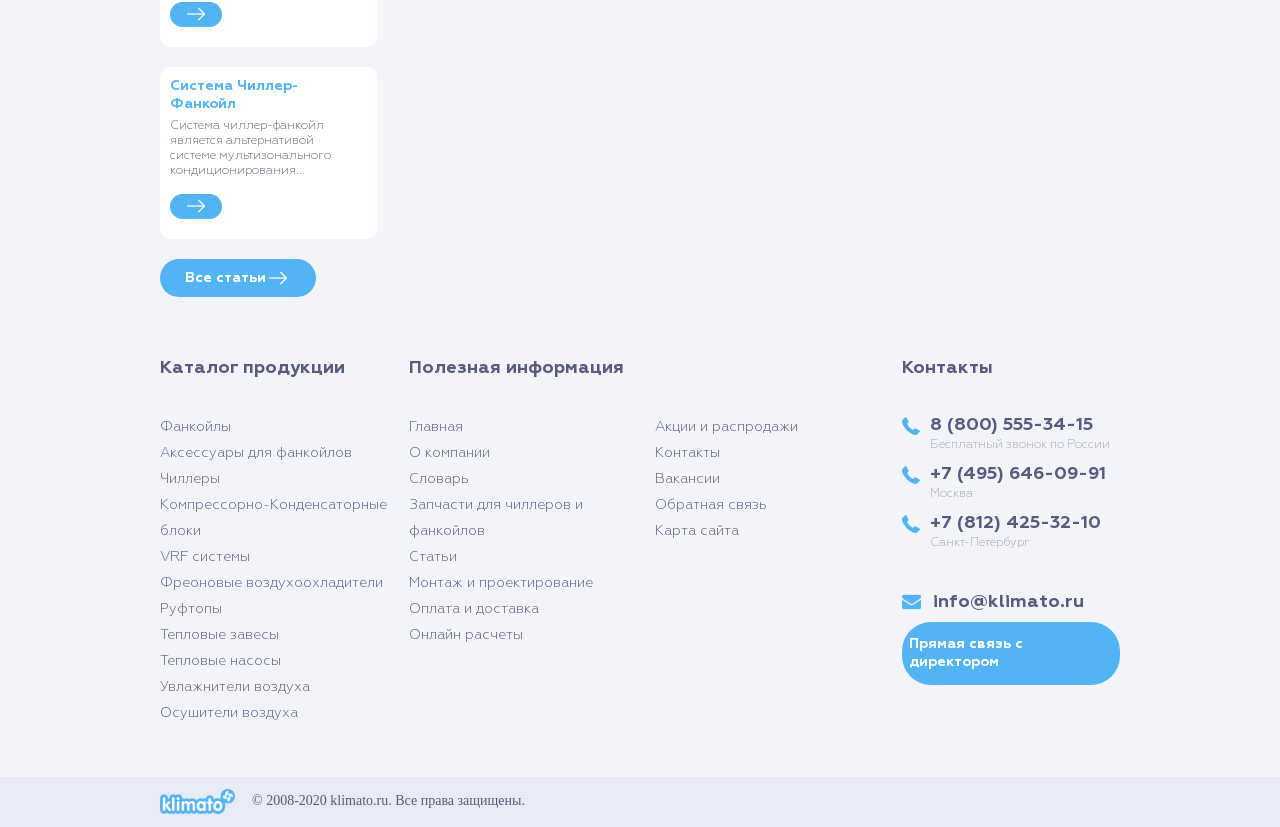
<file: Klimato/payment.html>
<!DOCTYPE html>
<html lang="en">
  <head>
    <meta charset="UTF-8" />
    <meta name="viewport" content="width=device-width, initial-scale=1.0" />
    <link rel="stylesheet" href="css/style.min.css" />
    <title>Оплата и доставка</title>
  </head>
  <body>
    <div class="wrapper">
      <header class="header">
        <div class="container">
          <div class="header__row">
            <div class="header__burger-bg"></div>
<div class="header__burger"><span></span></div>
<a href="index.html" class="header__logo"><img src="img/logo.png" alt="" /></a>
<div class="header__callback">
  <a href="#" class="header__callback-row">Обратный звонок</a>
</div>
<div class="header__contacts header__contacts_1">
  <div class="header__contact header__phone header__phone_1">
    8 (800) 555-34-15
  </div>
  <div class="header__subtext">Бесплатный звонок по России</div>
</div>
<div class="header__contacts header__contacts_2">
  <div class="header__contact header__phone header__phone_2">
    +7 (495) 646-09-91
  </div>
  <div class="header__subtext">Многоканальный</div>
</div>
<div class="header__contacts header__contacts_3">
  <div class="header__contact header__mail">info@klimato.ru</div>
  <div class="header__subtext">E-mail</div>
</div>
<form action="" autocomplete="off" class="search">
  <input
    class="search__input"
    type="text"
    name="search"
    placeholder="Поиск..."
    tabindex="1"
  />
  <button class="search__submit" type="submit" tabindex="2">
    <img src="img/icons/search.png" alt="" />
  </button>
</form>
<div class="cart-block">
  <a href="cart.html" class="cart-block__row">
    <img src="img/icons/cart.png" alt="" class="cart-block__img" />
    <div class="cart-block__info cart-block__info_quantity">2шт</div>
    <div class="cart-block__info cart-block__info_cost">500 000₽</div>
  </a>
</div>
<div class="header__advantage">
  Продаем климатическое оборудование с 2008 года
</div>

            <nav class="header__menu">
  <ul class="header__menu-list header__list">
    <li class="header__category">Категории</li>
    <li class="header__list-item"> <a href="about.html">О компании</a> </li>
    <li class="header__list-item active"> <a href="payment.html">Оплата и доставка</a> </li>
    <li class="header__list-item"><a href="promotions.html">Акции и распродажи</a></li>
    <li class="header__list-item"> <a href="installation.html">Монтаж и проектирование</a> </li>
    <li class="header__list-item"><a href="vacancies.html">Вакансии</a></li>
    <li class="header__list-item"><a href="contacts.html">Контакты</a></li>
  </ul>
  <ul class="header__category-list header__list">
    <li><a href="#">Фанкойлы</a></li>
    <li><a href="#">Аксессуары для фанкойлов</a></li>
    <li><a href="#">Чиллеры</a></li>
    <li><a href="#">Компрессорно-Конденсаторные блоки</a></li>
    <li><a href="#">VRF системы</a></li>
    <li><a href="#">Фреоновые воздухоохладители</a></li>
    <li><a href="#">Руфтопы</a></li>
    <li><a href="#">Тепловые завесы</a></li>
    <li><a href="#">Тепловые насосы</a></li>
    <li><a href="#">Увлажнители воздуха</a></li>
    <li><a href="#">Осушители воздуха</a></li>
    <li class="header__category-back"></li>
  </ul>
</nav>

          </div>
        </div>
      </header>

      <main class="main">
        <div class="container">
          <div class="main__row">
            <div class="main__sidebar">
              <div class="main__left-panel">
  <ul class="main__catalog catalog">
    <li class="catalog__element">
      <div class="catalog__item">
        <a href="category.html" class="catalog__item-title"> Фанкойлы </a>
        <div class="catalog__item-btn"></div>
      </div>
      <ul class="catalog__subcatalog">
        <li class="catalog__subitem">
          <a href="category.html"> Lorem, ipsum dolor.</a>
        </li>
        <li class="catalog__subitem">
          <a href="category.html"> Lorem, ipsum dolor.</a>
        </li>
      </ul>
    </li>

    <li class="catalog__element">
      <div class="catalog__item">
        <a href="category.html" class="catalog__item-title">
          Аксессуары для фанкойлов
        </a>
        <div class="catalog__item-btn"></div>
      </div>
      <ul class="catalog__subcatalog">
        <li class="catalog__subitem">
          <a href="category.html"> Lorem, ipsum dolor.</a>
        </li>
        <li class="catalog__subitem">
          <a href="category.html"> Lorem, ipsum dolor.</a>
        </li>
      </ul>
    </li>

    <li class="catalog__element">
      <div class="catalog__item">
        <a href="category.html" class="catalog__item-title"> Чиллеры </a>
        <div class="catalog__item-btn"></div>
      </div>
      <ul class="catalog__subcatalog">
        <li class="catalog__subitem">
          <a href="category.html"> Lorem, ipsum dolor.</a>
        </li>
        <li class="catalog__subitem">
          <a href="category.html"> Lorem, ipsum dolor.</a>
        </li>
      </ul>
    </li>

    <li class="catalog__element">
      <div class="catalog__item">
        <a href="category.html" class="catalog__item-title">
          Компрессорно- Конденсаторные блоки
        </a>
        <div class="catalog__item-btn"></div>
      </div>
      <ul class="catalog__subcatalog">
        <li class="catalog__subitem">
          <a href="category.html"> Lorem, ipsum dolor.</a>
        </li>
        <li class="catalog__subitem">
          <a href="category.html"> Lorem, ipsum dolor.</a>
        </li>
      </ul>
    </li>

    <li class="catalog__element">
      <div class="catalog__item">
        <a href="category.html" class="catalog__item-title"> VRF системы </a>
        <div class="catalog__item-btn"></div>
      </div>
      <ul class="catalog__subcatalog">
        <li class="catalog__subitem">
          <a href="category.html"> Lorem, ipsum dolor.</a>
        </li>
        <li class="catalog__subitem">
          <a href="category.html"> Lorem, ipsum dolor.</a>
        </li>
        <li class="catalog__subitem">
          <a href="category.html"> Lorem, ipsum dolor.</a>
        </li>
      </ul>
    </li>

    <li class="catalog__element">
      <div class="catalog__item">
        <a href="category.html" class="catalog__item-title">
          Фреоновые воздухоохладители
        </a>
        <div class="catalog__item-btn"></div>
      </div>
      <ul class="catalog__subcatalog">
        <li class="catalog__subitem">
          <a href="category.html"> Lorem, ipsum dolor.</a>
        </li>
        <li class="catalog__subitem">
          <a href="category.html"> Lorem, ipsum dolor.</a>
        </li>
      </ul>
    </li>

    <li class="catalog__element">
      <div class="catalog__item">
        <a href="category.html" class="catalog__item-title"> Руфтопы </a>
        <div class="catalog__item-btn"></div>
      </div>
      <ul class="catalog__subcatalog">
        <li class="catalog__subitem">
          <a href="category.html"> Lorem, ipsum dolor.</a>
        </li>
        <li class="catalog__subitem">
          <a href="category.html"> Lorem, ipsum dolor.</a>
        </li>
      </ul>
    </li>

    <li class="catalog__element">
      <div class="catalog__item">
        <a href="category.html" class="catalog__item-title">
          Тепловые завесы
        </a>
        <div class="catalog__item-btn"></div>
      </div>
      <ul class="catalog__subcatalog">
        <li class="catalog__subitem">
          <a href="category.html"> Lorem, ipsum dolor.</a>
        </li>
        <li class="catalog__subitem">
          <a href="category.html"> Lorem, ipsum dolor.</a>
        </li>
      </ul>
    </li>

    <li class="catalog__element">
      <div class="catalog__item">
        <a href="category.html" class="catalog__item-title">
          Тепловые насосы
        </a>
        <div class="catalog__item-btn"></div>
      </div>
      <ul class="catalog__subcatalog">
        <li class="catalog__subitem">
          <a href="category.html"> Lorem, ipsum dolor. </a>
        </li>
        <li class="catalog__subitem">
          <a href="category.html"> Lorem, ipsum dolor. </a>
        </li>
      </ul>
    </li>

    <li class="catalog__element">
      <div class="catalog__item">
        <a href="category.html" class="catalog__item-title">
          Увлажнители воздуха
        </a>
        <div class="catalog__item-btn"></div>
      </div>
      <ul class="catalog__subcatalog">
        <li class="catalog__subitem">
          <a href="category.html"> Увлажнители воздуха Giant Steam </a>
        </li>
        <li class="catalog__subitem">
          <a href="category.html"> Увлажнители воздуха CAREL </a>
        </li>
      </ul>
    </li>

    <li class="catalog__element">
      <div class="catalog__item">
        <a href="category.html" class="catalog__item-title">
          Осушители воздуха
        </a>
        <div class="catalog__item-btn"></div>
      </div>
      <ul class="catalog__subcatalog">
        <li class="catalog__subitem">
          <a href="category.html"> Lorem, ipsum dolor.</a>
        </li>
        <li class="catalog__subitem">
          <a href="category.html"> Lorem, ipsum dolor.</a>
        </li>
        <li class="catalog__subitem">
          <a href="category.html"> Lorem, ipsum dolor.</a>
        </li>
      </ul>
    </li>
  </ul>
  <a href="promotions.html" class="main__sale">Акции и скидки</a>
  <div class="main__certificates">
    <img src="img/certificate_1.png" alt="" />
    <a href="#" class="main__certificates-btn">Все сертификаты</a>
  </div>
</div>

              <div class="main__right-panel">
  <div class="main__request">Заявка на подбор чиллера</div>
  <a href="calculations.html" class="main__calculations">Онлайн-расчет</a>

  <div class="main__articles articles">
    <div class="articles__title">Статьи</div>
    <ul class="articles__list">
      <li class="articles__list-element">
        <a href="articles.html" class="articles__item">
          <div class="articles__subtitle">Система Чиллер-Фанкойл</div>
          <div class="articles__text">Система чиллер-фанкойл является альтернативой системе мультизонального кондиционирования...</div>
          <div class="articles__read"></div>
        </a>
      </li>
      <li class="articles__list-element">
        <a href="articles.html" class="articles__item">
          <div class="articles__subtitle">Система Чиллер-Фанкойл</div>
          <div class="articles__text">Система чиллер-фанкойл является альтернативой системе мультизонального кондиционирования... </div>
          <div class="articles__read"></div>
        </a>
      </li>
      <li class="articles__list-element">
        <a href="articles.html" class="articles__item">
          <div class="articles__subtitle">Система Чиллер-Фанкойл</div>
          <div class="articles__text">Система чиллер-фанкойл является альтернативой системе мультизонального кондиционирования... </div>
          <div class="articles__read"></div>
        </a>
      </li>
    </ul>
    <a href="articles.html" class="articles__more">Все статьи</a>
  </div>
</div>

            </div>
            <div class="main__content payment-delivery">
  <ul class="main__trace">
    <li><a href="index.html">Главная</a></li>
    <li><a href="payment.html">Оплата и доставка</a></li>
  </ul>

  <h1 class="payment-delivery__title title">Оплата и доставка</h1>
  <div class="payment-delivery__delivery delivery">
    <div class="delivery__title subtitle">Способы доставки:</div>
    <div class="delivery__ways">
      <div class="delivery__left-panel">
        <div
          class="delivery__Moscow delivery__dest-active delivery__destination"
        >
          Доставка по Москве и Московской области
        </div>
        <div class="delivery__Piter delivery__destination">
          Доставка в Санкт-Петербург
        </div>
        <div class="delivery__Russia delivery__destination">
          Доставка по России, Казахстану и Беларуси
        </div>
      </div>
      <div class="delivery__right-panel">
        <div class="delivery__Moscow-text delivery__text-active delivery__text">
          <p class="delivery__paragraph">
            1) При покупке товара на сумму свыше 20 тысяч рублей:
          </p>
          <p class="delivery__paragraph">
            — Доставка товаров по Москве в пределах МКАД и до 10 км от МКАД
            осуществляется бесплатно, далее 30 руб. за километр.
          </p>
          <p class="delivery__paragraph">
            При покупке товара на сумму менее 20 тысяч рублей:
          </p>
          <p class="delivery__paragraph">
            — Доставка товаровпо Москве в пределах МКАД и до 10 км от МКАД 300
            рублей, далее 30 руб. за километр.
          </p>
          <p class="delivery__paragraph">
            Доставка осуществляется до подъезда. Подъем заказа осуществляется,
            если вес и объём товара позволяют донести его силами одного человека
            за один подход.
          </p>
        </div>
        <div class="delivery__Piter-text delivery__text">
          <p class="delivery__paragraph">
            2) ПРИ ПОКУПКЕ ТОВАРА НА СУММУ СВЫШЕ 20 ТЫСЯЧ РУБЛЕЙ:
          </p>
          <p class="delivery__paragraph">
            — Доставка товаров по Москве в пределах МКАД и до 10 км от МКАД
            осуществляется бесплатно, далее 30 руб. за километр.
          </p>
          <p class="delivery__paragraph">
            При покупке товара на сумму менее 20 тысяч рублей:
          </p>
          <p class="delivery__paragraph">
            — Доставка товаров по Москве в пределах МКАД и до 10 км от МКАД 300
            рублей, далее 30 руб. за километр.
          </p>
          <p class="delivery__paragraph">
            Доставка осуществляется до подъезда. Подъем заказа осуществляется,
            если вес и объём товара позволяют донести его силами одного человека
            за один подход.
          </p>
        </div>
        <div class="delivery__Russia-text delivery__text">
          <p class="delivery__paragraph">
            3) При покупке товара на сумму свыше 20 тысяч рублей:
          </p>
          <p class="delivery__paragraph">
            — Доставка товаров по Москве в пределах МКАД и до 10 км от МКАД
            осуществляется бесплатно, далее 30 руб. за километр.
          </p>
          <p class="delivery__paragraph">
            ПРИ ПОКУПКЕ ТОВАРА НА СУММУ МЕНЕЕ 20 ТЫСЯЧ РУБЛЕЙ:
          </p>
          <p class="delivery__paragraph">
            — Доставка товаров по Москве в пределах МКАД и до 10 км от МКАД 300
            рублей, далее 30 руб. за километр.
          </p>
          <p class="delivery__paragraph">
            Доставка осуществляется до подъезда. Подъем заказа осуществляется,
            если вес и объём товара позволяют донести его силами одного человека
            за один подход.
          </p>
        </div>
      </div>
    </div>

    <div class="payment-delivery__payment payment-delivery__block payment">
      <div class="payment__title subtitle">Способы оплаты:</div>
      <p class="payment__text">
        Наличными при получении товара — только для клиентов из Москвы и
        Московской области.
      </p>
      <p class="payment__text">
        По безналичному расчету — для получения счета на оплату свяжитесь по
        телефону, электронной почте или сделайте заказ, прикрепив реквизиты
        Вашей компании.
      </p>
      <p class="payment__text">
        При безналичном расчете отгрузка или доставка осуществляется после
        поступления денег на расчетный счет нашей компании. В отдельных случаях,
        возможны поставки по полной или частичной постоплате для крупных
        заказчиков.
      </p>
      <p class="payment__text">Оплата производится в Российских рублях.</p>
    </div>

    <div
      class="payment-delivery__CIS-companies payment-delivery__block CIS-companies"
    >
      <div class="CIS-companies__title subtitle">
        Работаем с компаниями из Беларуси, Казахстана и других стран СНГ
      </div>
      <div class="CIS-companies__text">
        При экспорте товара в страны Таможенного союза и СНГ наша компания
        работает с 0 % НДС. Клиент платит НДС у себя по месту, высылая нам позже
        соответствующий документ с отметкой налогового органа.
      </div>
    </div>
  </div>
</div>

          </div>
        </div>
      </main>

      <footer class="footer">
  <div class="container">
    <div class="footer__main">
      <div class="footer__catalog">
        <div class="footer__title">Каталог продукции</div>
        <ul class="footer__catalog-list footer__list">
          <li><a href="category.html">Фанкойлы</a></li>
          <li><a href="category.html">Аксессуары для фанкойлов</a></li>
          <li><a href="category.html">Чиллеры</a></li>
          <li><a href="category.html">Компрессорно-Конденсаторные блоки</a></li>
          <li><a href="category.html">VRF системы</a></li>
          <li><a href="category.html">Фреоновые воздухоохладители</a></li>
          <li><a href="category.html">Руфтопы</a></li>
          <li><a href="category.html">Тепловые завесы</a></li>
          <li><a href="category.html">Тепловые насосы</a></li>
          <li><a href="category.html">Увлажнители воздуха</a></li>
          <li><a href="category.html">Осушители воздуха</a></li>
        </ul>
      </div>

      <div class="footer__info">
        <div class="footer__title">Полезная информация</div>
        <ul class="footer__info-list footer__list">
          <li><a href="index.html">Главная</a></li>
          <li><a href="about.html">О компании</a></li>
          <li><a href="#">Словарь</a></li>
          <li><a href="#">Запчасти для чиллеров и фанкойлов</a></li>
          <li><a href="articles.html">Статьи</a></li>
          <li><a href="installation.html">Монтаж и проектирование</a></li>
          <li><a href="payment.html">Оплата и доставка</a></li>
          <li><a href="calculations.html">Онлайн расчеты</a></li>
          <li><a href="promotions.html">Акции и распродажи</a></li>
          <li><a href="contacts.html">Контакты</a></li>
          <li><a href="vacancies.html">Вакансии</a></li>
          <li><a href="#">Обратная связь</a></li>
          <li><a href="#">Карта сайта</a></li>
        </ul>
      </div>

      <div class="footer__contacts">
        <div class="footer__title">Контакты</div>
        <ul class="footer__contacts-list footer__list">
          <li class="footer__contact footer__phone">
            <div class="footer__contact-title">8 (800) 555-34-15</div>
            <div class="footer__subtitle">Бесплатный звонок по России</div>
          </li>
          <li class="footer__contact footer__phone">
            <div class="footer__contact-title">+7 (495) 646-09-91</div>
            <div class="footer__subtitle">Москва</div>
          </li>
          <li class="footer__contact footer__phone">
            <div class="footer__contact-title">+7 (812) 425-32-10</div>
            <div class="footer__subtitle">Санкт-Петербург</div>
          </li>
          <li class="footer__contact footer__mail">
            <div class="footer__contact-title">info@klimato.ru</div>
          </li>
          <li class="footer__callback">
            <a href="#" class="footer__callback-row">
              Прямая связь с директором
            </a>
          </li>
        </ul>
      </div>
    </div>
  </div>

  <div class="footer__object">
    <div class="container">
      <div class="footer__row">
        <div class="footer__logo">
          <img src="img/logo_small.png" alt="" />
        </div>
        <div class="footer__copyright">
          © 2008-2020 klimato.ru. Все права защищены.
        </div>
      </div>
    </div>
  </div>
</footer>

    </div>
    <script src="js/script.min.js"></script>
  </body>
</html>
</file>
<file: Aromato/static/css/2.81616ae1.chunk.css>
@font-face{font-family:"Roboto";font-style:normal;font-display:swap;font-weight:400;src:url(/Aromato/static/media/roboto-cyrillic-ext-400-normal.dd55ea0a.woff2) format("woff2"),url(/Aromato/static/media/roboto-all-400-normal.b5a0a0df.woff) format("woff");unicode-range:U+0460-052f,U+1c80-1c88,U+20b4,U+2de0-2dff,U+a640-a69f,U+fe2e-fe2f}@font-face{font-family:"Roboto";font-style:normal;font-display:swap;font-weight:400;src:url(/Aromato/static/media/roboto-cyrillic-400-normal.3605d18d.woff2) format("woff2"),url(/Aromato/static/media/roboto-all-400-normal.b5a0a0df.woff) format("woff");unicode-range:U+0400-045f,U+0490-0491,U+04b0-04b1,U+2116}@font-face{font-family:"Roboto";font-style:normal;font-display:swap;font-weight:400;src:url(/Aromato/static/media/roboto-greek-ext-400-normal.bc7ace6e.woff2) format("woff2"),url(/Aromato/static/media/roboto-all-400-normal.b5a0a0df.woff) format("woff");unicode-range:U+1f??}@font-face{font-family:"Roboto";font-style:normal;font-display:swap;font-weight:400;src:url(/Aromato/static/media/roboto-greek-400-normal.352cc77a.woff2) format("woff2"),url(/Aromato/static/media/roboto-all-400-normal.b5a0a0df.woff) format("woff");unicode-range:U+0370-03ff}@font-face{font-family:"Roboto";font-style:normal;font-display:swap;font-weight:400;src:url(/Aromato/static/media/roboto-vietnamese-400-normal.52cebac0.woff2) format("woff2"),url(/Aromato/static/media/roboto-all-400-normal.b5a0a0df.woff) format("woff");unicode-range:U+0102-0103,U+0110-0111,U+0128-0129,U+0168-0169,U+01a0-01a1,U+01af-01b0,U+1ea0-1ef9,U+20ab}@font-face{font-family:"Roboto";font-style:normal;font-display:swap;font-weight:400;src:url(/Aromato/static/media/roboto-latin-ext-400-normal.dcc07bcf.woff2) format("woff2"),url(/Aromato/static/media/roboto-all-400-normal.b5a0a0df.woff) format("woff");unicode-range:U+0100-024f,U+0259,U+1e??,U+2020,U+20a0-20ab,U+20ad-20cf,U+2113,U+2c60-2c7f,U+a720-a7ff}@font-face{font-family:"Roboto";font-style:normal;font-display:swap;font-weight:400;src:url(/Aromato/static/media/roboto-latin-400-normal.176f8f5b.woff2) format("woff2"),url(/Aromato/static/media/roboto-all-400-normal.b5a0a0df.woff) format("woff");unicode-range:U+00??,U+0131,U+0152-0153,U+02bb-02bc,U+02c6,U+02da,U+02dc,U+2000-206f,U+2074,U+20ac,U+2122,U+2191,U+2193,U+2212,U+2215,U+feff,U+fffd}@font-face{font-family:"Roboto";font-style:normal;font-display:swap;font-weight:300;src:url(/Aromato/static/media/roboto-cyrillic-ext-300-normal.e326e566.woff2) format("woff2"),url(/Aromato/static/media/roboto-all-300-normal.858c8bde.woff) format("woff");unicode-range:U+0460-052f,U+1c80-1c88,U+20b4,U+2de0-2dff,U+a640-a69f,U+fe2e-fe2f}@font-face{font-family:"Roboto";font-style:normal;font-display:swap;font-weight:300;src:url(/Aromato/static/media/roboto-cyrillic-300-normal.db335832.woff2) format("woff2"),url(/Aromato/static/media/roboto-all-300-normal.858c8bde.woff) format("woff");unicode-range:U+0400-045f,U+0490-0491,U+04b0-04b1,U+2116}@font-face{font-family:"Roboto";font-style:normal;font-display:swap;font-weight:300;src:url(/Aromato/static/media/roboto-greek-ext-300-normal.a7a18ee9.woff2) format("woff2"),url(/Aromato/static/media/roboto-all-300-normal.858c8bde.woff) format("woff");unicode-range:U+1f??}@font-face{font-family:"Roboto";font-style:normal;font-display:swap;font-weight:300;src:url(/Aromato/static/media/roboto-greek-300-normal.a78490a0.woff2) format("woff2"),url(/Aromato/static/media/roboto-all-300-normal.858c8bde.woff) format("woff");unicode-range:U+0370-03ff}@font-face{font-family:"Roboto";font-style:normal;font-display:swap;font-weight:300;src:url(/Aromato/static/media/roboto-vietnamese-300-normal.54344cce.woff2) format("woff2"),url(/Aromato/static/media/roboto-all-300-normal.858c8bde.woff) format("woff");unicode-range:U+0102-0103,U+0110-0111,U+0128-0129,U+0168-0169,U+01a0-01a1,U+01af-01b0,U+1ea0-1ef9,U+20ab}@font-face{font-family:"Roboto";font-style:normal;font-display:swap;font-weight:300;src:url(/Aromato/static/media/roboto-latin-ext-300-normal.08f685c3.woff2) format("woff2"),url(/Aromato/static/media/roboto-all-300-normal.858c8bde.woff) format("woff");unicode-range:U+0100-024f,U+0259,U+1e??,U+2020,U+20a0-20ab,U+20ad-20cf,U+2113,U+2c60-2c7f,U+a720-a7ff}@font-face{font-family:"Roboto";font-style:normal;font-display:swap;font-weight:300;src:url(/Aromato/static/media/roboto-latin-300-normal.37a7069d.woff2) format("woff2"),url(/Aromato/static/media/roboto-all-300-normal.858c8bde.woff) format("woff");unicode-range:U+00??,U+0131,U+0152-0153,U+02bb-02bc,U+02c6,U+02da,U+02dc,U+2000-206f,U+2074,U+20ac,U+2122,U+2191,U+2193,U+2212,U+2215,U+feff,U+fffd}@font-face{font-family:"Roboto";font-style:normal;font-display:swap;font-weight:500;src:url(/Aromato/static/media/roboto-cyrillic-ext-500-normal.1a2a1ab3.woff2) format("woff2"),url(/Aromato/static/media/roboto-all-500-normal.b769c23e.woff) format("woff");unicode-range:U+0460-052f,U+1c80-1c88,U+20b4,U+2de0-2dff,U+a640-a69f,U+fe2e-fe2f}@font-face{font-family:"Roboto";font-style:normal;font-display:swap;font-weight:500;src:url(/Aromato/static/media/roboto-cyrillic-500-normal.5abcda5f.woff2) format("woff2"),url(/Aromato/static/media/roboto-all-500-normal.b769c23e.woff) format("woff");unicode-range:U+0400-045f,U+0490-0491,U+04b0-04b1,U+2116}@font-face{font-family:"Roboto";font-style:normal;font-display:swap;font-weight:500;src:url(/Aromato/static/media/roboto-greek-ext-500-normal.06bd82ab.woff2) format("woff2"),url(/Aromato/static/media/roboto-all-500-normal.b769c23e.woff) format("woff");unicode-range:U+1f??}@font-face{font-family:"Roboto";font-style:normal;font-display:swap;font-weight:500;src:url(/Aromato/static/media/roboto-greek-500-normal.2bb92d7a.woff2) format("woff2"),url(/Aromato/static/media/roboto-all-500-normal.b769c23e.woff) format("woff");unicode-range:U+0370-03ff}@font-face{font-family:"Roboto";font-style:normal;font-display:swap;font-weight:500;src:url(/Aromato/static/media/roboto-vietnamese-500-normal.a46e5fcd.woff2) format("woff2"),url(/Aromato/static/media/roboto-all-500-normal.b769c23e.woff) format("woff");unicode-range:U+0102-0103,U+0110-0111,U+0128-0129,U+0168-0169,U+01a0-01a1,U+01af-01b0,U+1ea0-1ef9,U+20ab}@font-face{font-family:"Roboto";font-style:normal;font-display:swap;font-weight:500;src:url(/Aromato/static/media/roboto-latin-ext-500-normal.74998c7d.woff2) format("woff2"),url(/Aromato/static/media/roboto-all-500-normal.b769c23e.woff) format("woff");unicode-range:U+0100-024f,U+0259,U+1e??,U+2020,U+20a0-20ab,U+20ad-20cf,U+2113,U+2c60-2c7f,U+a720-a7ff}@font-face{font-family:"Roboto";font-style:normal;font-display:swap;font-weight:500;src:url(/Aromato/static/media/roboto-latin-500-normal.f5b74d7f.woff2) format("woff2"),url(/Aromato/static/media/roboto-all-500-normal.b769c23e.woff) format("woff");unicode-range:U+00??,U+0131,U+0152-0153,U+02bb-02bc,U+02c6,U+02da,U+02dc,U+2000-206f,U+2074,U+20ac,U+2122,U+2191,U+2193,U+2212,U+2215,U+feff,U+fffd}
/*# sourceMappingURL=2.81616ae1.chunk.css.map */
</file>
<file: Aromato/static/css/main.6f473d4d.chunk.css>
*{padding:0;margin:0;border:0}*,:after,:before{box-sizing:border-box}:active,:focus,a:active,a:focus{outline:none}aside,footer,header,nav{display:block}body,html{height:100%;width:100%;font-size:100%;line-height:1;font-size:14px;-ms-text-size-adjust:100%;-moz-text-size-adjust:100%;-webkit-text-size-adjust:100%}button,input,textarea{font-family:inherit}input::-ms-clear{display:none}button{cursor:pointer}button::-moz-focus-inner{padding:0;border:0}a,a:hover,a:visited{text-decoration:none}ul li{list-style:none}img{vertical-align:top}h1,h2,h3,h4,h5,h6{font-size:inherit;font-weight:inherit}.Header_header__TIzUl{width:100%;padding:5px 0;background:var(--dark-pink)}.Header_row__3B2mD{width:100%;display:flex;justify-content:space-between;align-items:center}.Header_company__1txgd{display:block;text-align:center;color:var(--white);z-index:20}.Header_title__1qrbm{display:block;font-size:48px;line-height:56px}.Header_subtitle__3Y_W4{display:block;font-size:24px;line-height:28px}.Header_logIn__2bsZh{font-size:28px;line-height:33px;text-align:right;color:var(--white)}.Header_burgerMenu__1SyR5{display:none}@media (max-width:570px){.Header_header__TIzUl{padding:14px 0}.Header_title__1qrbm{font-size:24px;line-height:28px}.Header_subtitle__3Y_W4{font-size:18px;line-height:21px}.Header_logIn__2bsZh{display:none}.Header_burgerMenu__1SyR5{display:block}}.wrapper{height:100vh;display:grid;grid-template-rows:-webkit-min-content 1fr -webkit-min-content;grid-template-rows:min-content 1fr min-content;font-family:"Roboto";font-weight:300;--darck-green:#253528;--green:#49654e;--light-green:#8ba889;--grey-green:#e4e6d9;--red:#f65a67;--dark-pink:#fbbfbf;--light-pink:#fed4d4;--white:#fff;--bg-opacity:15%;--title-fs-max:50px;--title-lh-max:59px;--subtitle-fs-max:35px;--subtitle-lh-max:41px;--title-fs-570px:26px;--title-lh-570px:30px;--content-padding-top-max:85px;--content-landing-padding-top-max:50px;--content-padding-top-1025px:40px;--content-padding-top-570px:20px;--content-column-gap-max:70px;--content-column-gap-1025px:15px;--input-fs-max:20px;--input-fs-570px:18px;--input-lh-max:23px;--input-lh-570px:22px}.container{display:block;max-width:1300px;margin:0 auto;padding:0 50px}@media (max-width:1025px){.container{padding:0 25px}}@media (max-width:570px){.container{padding:0 15px}}.Footer_footer__gVZvW{width:100%;background:var(--dark-pink);color:var(--white);padding:30px 0}.Footer_container__32rta{height:100%;display:flex;flex-direction:column;align-items:center;justify-content:space-evenly}.Footer_company__1HM5I{display:block;text-align:center;color:var(--white);margin-bottom:30px}.Footer_title__3S3RP{display:block;font-size:34px;line-height:40px}.Footer_subtitle__3hRsH{display:block;font-size:20px;line-height:23px}.Footer_company__1HM5I img{max-width:150px}.Footer_contacts__1knIb{display:flex;margin:0 auto 30px}.Footer_contacts__1knIb li{font-size:18px;margin:0 10px}.Footer_copyrights__29tPI{display:block;text-align:center}.Footer_copyrights__29tPI img{max-width:150px;text-align:center;margin-bottom:10px}@media (max-width:570px){.Footer_footer__gVZvW{display:none}}.Thanks_thanks__2706b{color:var(--green);padding:var(--content-padding-top-max) 0;margin:0 auto;max-width:990px}.Thanks_body__12Qwd,.Thanks_thanks__2706b{display:flex;justify-content:space-between;align-items:center}.Thanks_body__12Qwd{flex-direction:column;max-width:600px;margin:0 20px 0 auto}.Thanks_title__1i7IE{font-size:var(--title-fs-max);line-height:var(--title-lh-max);text-align:center}.Thanks_subtext__2_k6L{font-size:24px;line-height:23px;text-align:center;margin:30px 0}.Thanks_img__1kZPe{display:block;width:285px}@media (max-width:1024px){.Thanks_thanks__2706b{padding:var(--content-padding-top-1025px) 0;display:block}.Thanks_body__12Qwd{position:relative;justify-content:center;align-items:center;margin:0 auto}.Thanks_img__1kZPe{position:absolute;margin:0 auto;left:0;right:0;z-index:-50;opacity:var(--bg-opacity);top:150px;width:350px;pointer-events:none}}@media (max-width:570px){.Thanks_thanks__2706b{min-width:290px;min-height:100%;padding:var(--content-padding-top-570px) 0;width:-webkit-fit-content;width:-moz-fit-content;width:fit-content}.Thanks_decor__1ByoL{width:150px;display:block;margin:0 auto}.Thanks_title__1i7IE{font-size:var(--title-fs-570px);line-height:var(--title-lh-570px)}.Thanks_subtext__2_k6L,.Thanks_title__1i7IE{text-align:center;width:-webkit-fit-content;width:-moz-fit-content;width:fit-content}.Thanks_subtext__2_k6L{font-size:16px;line-height:23px}.Thanks_img__1kZPe{top:150px;width:285px}}.Test_out__2r_t8{display:flex;flex-direction:column;height:100%;border:1px solid gold}.Test_in1__3lmCI{background:#8e47d4;height:50px}.Test_in2__33T44{background:#369933;flex:1 0 auto}.Test_in3__2pVZE{background:#e6be3c;height:50px}.Registration_registration__FBWwo{color:var(--green);padding:var(--content-padding-top-max) 0;max-width:990px}.Registration_body__1aVfE,.Registration_registration__FBWwo{display:flex;justify-content:space-between;align-items:center;margin:0 auto}.Registration_body__1aVfE{flex-direction:column;max-width:600px}.Registration_title__2negP{font-size:var(--title-fs-max);line-height:var(--title-lh-max);text-align:center}.Registration_img__3gkbC{display:block;width:285px}@media (max-width:1024px){.Registration_registration__FBWwo{padding:var(--content-padding-top-1025px) 0;display:block;margin:0 auto}.Registration_body__1aVfE{width:100%}.Registration_img__3gkbC{position:absolute;margin:0 auto;left:0;right:0;z-index:-50;opacity:var(--bg-opacity);top:200px;width:350px;pointer-events:none}}@media (max-width:570px){.Registration_registration__FBWwo{padding:var(--content-padding-top-570px) 0}.Registration_title__2negP{font-size:var(--title-fs-570px);line-height:var(--title-lh-570px)}.Registration_decor__13F8Q{width:150px}.Registration_img__3gkbC{top:150px;width:285px}}.RegForm_form__2U1zB{flex-direction:column;justify-content:space-between}.RegForm_btn__1Qm1i,.RegForm_form__2U1zB{display:flex;align-items:center;margin-top:40px}.RegForm_btn__1Qm1i{width:350px;height:65px;background:var(--dark-pink);outline:2px solid var(--white);outline-offset:-7px;font-size:30px;line-height:35px;justify-content:center;color:var(--white)}.RegForm_btn__1Qm1i:disabled{background:var(--grey-green)}@media (max-width:570px){.RegForm_form__2U1zB{width:100%;margin-top:30px}.RegForm_btn__1Qm1i{width:250px;height:50px;font-size:20px;line-height:23px}}.CustomInput_input__2U_JD{width:500px;height:40px;border:1px solid var(--green);font-size:var(--input-fs-max);line-height:var(--input-lh-max);display:flex;align-items:center;text-align:center;color:inherit;margin-top:25px;background-color:var(--white)}.CustomInput_input__2U_JD:first-child{margin-top:0}.CustomInput_input__2U_JD::-webkit-input-placeholder{font-size:var(--input-fs-max);line-height:var(--input-lh-max);display:flex;align-items:center;text-align:center;color:var(--light-green)}.CustomInput_input__2U_JD:-ms-input-placeholder{font-size:var(--input-fs-max);line-height:var(--input-lh-max);display:flex;align-items:center;text-align:center;color:var(--light-green)}.CustomInput_input__2U_JD::placeholder{font-size:var(--input-fs-max);line-height:var(--input-lh-max);display:flex;align-items:center;text-align:center;color:var(--light-green)}.CustomInput_error__27S9j{font-size:18px;color:var(--red);margin-top:5px;text-align:center}@media (max-width:1024px){.CustomInput_input__2U_JD{width:400px;margin-top:20px}}@media (max-width:570px){.CustomInput_input__2U_JD{width:100%;height:30px;font-size:var(--input-fs-570px);line-height:var(--input-lh-570px)}.CustomInput_input__2U_JD::-webkit-input-placeholder{font-size:var(--input-fs-570px);line-height:var(--input-lh-570px)}.CustomInput_input__2U_JD:-ms-input-placeholder{font-size:var(--input-fs-570px);line-height:var(--input-lh-570px)}.CustomInput_input__2U_JD::placeholder{font-size:var(--input-fs-570px);line-height:var(--input-lh-570px)}}.MaskedTextInput_input__2QkVM{width:500px;height:40px;border:1px solid var(--green);font-size:var(--input-fs-max);line-height:var(--input-lh-max);display:flex;align-items:center;text-align:center;color:inherit;margin-top:25px;background-color:var(--white)}.MaskedTextInput_input__2QkVM::-webkit-input-placeholder{font-size:var(--input-fs-max);line-height:var(--input-lh-max);display:flex;align-items:center;text-align:center;color:var(--light-green)}.MaskedTextInput_input__2QkVM:-ms-input-placeholder{font-size:var(--input-fs-max);line-height:var(--input-lh-max);display:flex;align-items:center;text-align:center;color:var(--light-green)}.MaskedTextInput_input__2QkVM::placeholder{font-size:var(--input-fs-max);line-height:var(--input-lh-max);display:flex;align-items:center;text-align:center;color:var(--light-green)}.MaskedTextInput_error__2gLB5{font-size:18px;color:var(--red);margin-top:5px;text-align:center}@media (max-width:1024px){.MaskedTextInput_input__2QkVM{width:400px;margin-top:20px}}@media (max-width:570px){.MaskedTextInput_input__2QkVM{width:100%;height:30px;font-size:var(--input-fs-570px);line-height:var(--input-lh-570px)}.MaskedTextInput_input__2QkVM::-webkit-input-placeholder{font-size:var(--input-fs-570px);line-height:var(--input-lh-570px)}.MaskedTextInput_input__2QkVM:-ms-input-placeholder{font-size:var(--input-fs-570px);line-height:var(--input-lh-570px)}.MaskedTextInput_input__2QkVM::placeholder{font-size:var(--input-fs-570px);line-height:var(--input-lh-570px)}}.HowItWorks_howItWorks__3yw9Y{max-width:1200px;margin:0 auto;padding-top:var(--content-landing-padding-top-max);color:var(--green)}.HowItWorks_subtitle__1i-Jb{font-size:var(--subtitle-fs-max);line-height:var(--subtitle-lh-max);text-align:center}.HowItWorks_decor__xDa9c{display:block;width:250px;margin:0 auto}.HowItWorks_portion__cnxzL{width:100%;display:flex;justify-content:space-between;align-items:flex-start;padding-top:25px}.HowItWorks_step__2thX-{max-width:385px;display:flex}.HowItWorks_stepNum__22_7W{min-width:35px;height:35px;border:2px solid var(--green);border-radius:50%;font-size:24px;line-height:28px;display:flex;justify-content:center;align-items:center;margin-right:10px}.HowItWorks_stepText__1Dt-V{max-width:340px;font-size:24px;line-height:28px}.HowItWorks_stepText__1Dt-V span{font-size:32px;line-height:37px;display:inline-block;width:100%}.HowItWorks_bg__3trJ4,.HowItWorks_hidden__38bgi{display:none}@media (max-width:1025px){.HowItWorks_portion__cnxzL{min-width:100%;display:block;padding-top:10px}.HowItWorks_step__2thX-{max-width:100%;margin-top:10px}.HowItWorks_stepText__1Dt-V{max-width:100%}}@media (max-width:570px){.HowItWorks_howItWorks__3yw9Y{padding-top:var(--content-padding-top-570px)}.HowItWorks_subtitle__1i-Jb{font-size:var(--title-fs-570px);line-height:var(--title-lh-570px)}.HowItWorks_decor__xDa9c{width:150px;margin-top:3px}.HowItWorks_portion__cnxzL{width:100%;display:block;padding-top:var(--content-padding-top-570px)}.HowItWorks_step__2thX-{display:block}.HowItWorks_stepNum__22_7W{min-width:30px;max-width:30px;height:30px;font-size:18px;line-height:21px;margin:0 auto}.HowItWorks_stepText__1Dt-V{max-width:85%;min-width:290px;margin:10px auto 0;font-size:16px;line-height:19px;text-align:center}.HowItWorks_stepText__1Dt-V span{font-size:16px;line-height:19px;text-transform:uppercase}.HowItWorks_arrrow__2M3ZD{display:block;margin:15px auto}.HowItWorks_bg__3trJ4{display:block;position:absolute;margin:0 auto;left:0;right:0;z-index:-50;opacity:var(--bg-opacity);top:150px;pointer-events:none}.HowItWorks_hidden__38bgi{display:none}}.HowItLooks_howItLooks__3FfdK{display:grid;grid-template-columns:minmax(150px,285px) 1fr;grid-template-rows:-webkit-min-content 1fr;grid-template-rows:min-content 1fr;grid-column-gap:var(--content-column-gap-max);-webkit-column-gap:var(--content-column-gap-max);column-gap:var(--content-column-gap-max);margin:0 auto;max-width:990px;padding-top:var(--content-landing-padding-top-max);color:var(--green)}.HowItLooks_subtitleBlock__mHQWV{grid-column-start:1;grid-column-end:3;grid-row-start:1;grid-row-end:2}.HowItLooks_subtitle__2d6Or{font-size:var(--subtitle-fs-max);line-height:var(--subtitle-lh-max);text-align:center}.HowItLooks_decor__31rLJ{display:block;width:250px;margin:0 auto}.HowItLooks_img__2wCLq{margin:0 auto;align-self:center}.HowItLooks_img__2wCLq img{display:block;margin:0 auto;width:100%}.HowItLooks_description__1EYof{align-self:center}.HowItLooks_text__3YMvB span{font-size:32px;line-height:37px;display:block}@media (max-width:1025px){.HowItLooks_howItLooks__3FfdK{grid-template-columns:4fr 6fr;grid-column-gap:var(--content-column-gap-1025px);-webkit-column-gap:var(--content-column-gap-1025px);column-gap:var(--content-column-gap-1025px)}.HowItLooks_img__2wCLq{width:-webkit-fit-content;width:-moz-fit-content;width:fit-content;margin-top:30px}.HowItLooks_description__1EYof{margin-top:30px}.HowItLooks_text__3YMvB{text-align:left}.HowItLooks_text__3YMvB span{padding-bottom:20px}}@media (max-width:570px){.HowItLooks_howItLooks__3FfdK{display:block;padding-top:var(--content-padding-top-570px)}.HowItLooks_subtitle__2d6Or{font-size:var(--title-fs-570px);line-height:var(--title-lh-570px);text-align:center}.HowItLooks_decor__31rLJ{width:150px;margin-top:3px}.HowItLooks_description__1EYof{margin-top:20px}.HowItLooks_text__3YMvB{text-align:center}.HowItLooks_text__3YMvB span{font-size:18px;line-height:21px}.HowItLooks_img__2wCLq{width:140px}}.Offer_offer__36Os_{margin:0 auto;max-width:990px;padding-top:var(--content-landing-padding-top-max);color:var(--green)}.Offer_control__gwpuy{display:flex;align-items:center;justify-content:center}.Offer_arrrow__1Hvjf:first-child{padding:15px 15px 15px 0}.Offer_arrrow__1Hvjf:last-child{padding:15px 0 15px 15px}.Offer_subtitle__3Gb9f{font-size:var(--subtitle-fs-max);line-height:var(--subtitle-lh-max);width:305px;text-align:center}.Offer_animatedElem__1BYbz{animation:Offer_changeOpasity__1i3J1 1s ease-out alternate}.Offer_decor__fq7P3{display:block;width:250px;margin:0 auto}.Offer_slider__BJ7Xu{width:100%;display:flex;justify-content:space-around;align-items:center;margin-top:25px;flex-wrap:wrap}.Offer_perfume__1olfZ{width:250px;height:250px;border:2px solid var(--light-green);border-radius:50%;padding:10px;margin-left:5px;margin-right:5px}.Offer_perfumeImg__3gJRp{min-width:150px;min-height:150px;display:flex;justify-content:center;align-items:center}.Offer_perfumeImg__3gJRp img{display:block;max-width:120px;max-height:120px}.Offer_perfumeName__1Edom{height:80px;display:flex;align-items:center;justify-content:center;font-size:16px;line-height:19px;text-align:center;color:var(--darck-green);margin:0 auto;max-width:155px}@keyframes Offer_changeOpasity__1i3J1{0%{opacity:0}to{opacity:1%}}@media (max-width:1025px){.Offer_perfume__1olfZ{width:220px;height:220px}.Offer_perfumeImg__3gJRp{min-width:120px;min-height:120px}.Offer_perfumeImg__3gJRp img{max-width:110px;max-height:110px}.Offer_perfumeName__1Edom{height:70px;max-width:145px}}@media (max-width:570px){.Offer_offer__36Os_{padding-top:var(--content-padding-top-570px)}.Offer_subtitle__3Gb9f{font-size:var(--title-fs-570px);line-height:var(--title-lh-570px);max-width:190px}.Offer_decor__fq7P3{width:150px;margin-top:3px}.Offer_slider__BJ7Xu{display:flex;flex-direction:column;margin-top:15px}.Offer_perfume__1olfZ{width:-webkit-fit-content;width:-moz-fit-content;width:fit-content;height:-webkit-fit-content;height:-moz-fit-content;height:fit-content;border:none;border-radius:0;display:flex;justify-content:center;align-items:center;padding:0}.Offer_perfume__1olfZ:nth-child(2){flex-direction:row-reverse}.Offer_perfumeImg__3gJRp{min-height:130px;min-width:130px;border:2px solid var(--light-green);border-radius:50%}.Offer_perfumeImg__3gJRp img{max-width:90px;max-height:90px}.Offer_perfumeName__1Edom{display:flex;height:-webkit-fit-content;height:-moz-fit-content;height:fit-content;min-width:130px;max-width:240px;margin-left:10px;text-align:left}.Offer_perfume__1olfZ:nth-child(2) .Offer_perfumeName__1Edom{margin-left:0;margin-right:10px;text-align:right}}.Why_why__3QJuW{max-width:1200px;margin:0 auto;padding-top:var(--content-landing-padding-top-max);color:var(--green)}.Why_subtitle__1VVni{font-size:var(--subtitle-fs-max);line-height:var(--subtitle-lh-max);text-align:center}.Why_decor__1D8Ov{display:block;width:250px;margin:0 auto}.Why_text__10eRl{margin:25px auto 0}.Why_text__10eRl span:first-child{font-size:32px;line-height:37px}.Why_bg__3IxrF{display:none}@media (max-width:1025px){.Why_text__10eRl{margin-top:30px;text-align:center}.Why_text__10eRl span:last-child{display:block;margin-top:20px}}@media (max-width:570px){.Why_why__3QJuW{padding-top:var(--content-padding-top-570px)}.Why_subtitle__1VVni{font-size:var(--title-fs-570px);line-height:var(--title-lh-570px)}.Why_decor__1D8Ov{width:150px;margin-top:3px}.Why_text__10eRl{margin-top:20px;width:80%;min-width:290px;font-size:16px;line-height:23px}.Why_text__10eRl span:first-child{font-weight:400;font-size:16px;line-height:23px}.Why_bg__3IxrF{display:block;position:absolute;margin:0 auto;left:0;right:0;z-index:-50;opacity:var(--bg-opacity);top:150px;pointer-events:none}}.Landing_landing__GrTtc{color:var(--green);padding:var(--content-padding-top-max) 0;font-size:24px;line-height:30px}@media (max-width:1025px){.Landing_landing__GrTtc{padding:var(--content-padding-top-1025px) 0}}@media (max-width:570px){.Landing_landing__GrTtc{padding:var(--content-padding-top-570px) 0;font-size:16px;line-height:23px}}.Subscription_subscription__2IRRc{margin:0 auto;max-width:990px;display:grid;grid-template-columns:minmax(1fr,610px) minmax(150px 285px);grid-template-rows:-webkit-min-content 1fr;grid-template-rows:min-content 1fr;grid-column-gap:var(--content-column-gap-max);-webkit-column-gap:var(--content-column-gap-max);column-gap:var(--content-column-gap-max);color:var(--green)}.Subscription_subscriptionBody__1ZlYf{margin:0 auto}.Subscription_title__2DUJd{font-size:var(--title-fs-max);line-height:var(--title-lh-max);text-align:center;white-space:nowrap}.Subscription_decor__3JKFn{display:block;width:250px;margin:0 auto}.Subscription_subtext__3hE-P{text-align:center;margin-top:25px}.Subscription_subtext__3hE-P span{font-weight:400}.Subscription_img__1uuzT{grid-row-start:1;grid-row-end:3;grid-column-start:2;grid-column-end:3;margin:0 auto;align-self:center}.Subscription_img__1uuzT img{display:block;margin:0 auto;width:100%}.Subscription_btn__2TMXj{width:350px;height:65px;background:var(--dark-pink);outline:2px solid var(--white);outline-offset:-7px;font-size:30px;display:flex;align-items:center;justify-content:center;color:var(--white);margin:30px auto 0}@media (max-width:1024px){.Subscription_subscription__2IRRc{grid-template-columns:7fr 3fr;grid-column-gap:var(--content-column-gap-1025px);-webkit-column-gap:var(--content-column-gap-1025px);column-gap:var(--content-column-gap-1025px)}.Subscription_title__2DUJd{font-size:var(--subtitle-fs-max);line-height:var(--subtitle-lh-max)}.Subscription_subtext__3hE-P{margin-top:30px}.Subscription_img__1uuzT{margin-top:15px}.Subscription_btn__2TMXj{width:270px;font-size:24px;margin-top:20px}}@media (max-width:570px){.Subscription_subscription__2IRRc{display:block}.Subscription_title__2DUJd{font-size:var(--title-fs-570px);line-height:var(--title-lh-570px)}.Subscription_decor__3JKFn{width:150px;margin-top:3px}.Subscription_subtext__3hE-P{margin-top:20px}.Subscription_img__1uuzT{width:140px}.Subscription_btn__2TMXj{width:205px;height:50px;font-size:18px;margin-top:20px}}
/*# sourceMappingURL=main.6f473d4d.chunk.css.map */
</file>
<file: Aiogi/css/style.min.css>
@charset "UTF-8";@import url('https://fonts.googleapis.com/css2?family=Open+Sans:wght@400; 600;700&display=swap');*{padding:0;margin:0;border:0}*,:after,:before{-webkit-box-sizing:border-box;box-sizing:border-box}:active,:focus{outline:0}a:active,a:focus{outline:0}aside,footer,header,nav{display:block}body,html{height:100%;width:100%;font-size:100%;line-height:1;font-size:14px;-ms-text-size-adjust:100%;-moz-text-size-adjust:100%;-webkit-text-size-adjust:100%}button,input,textarea{font-family:inherit}input::-ms-clear{display:none}button{cursor:pointer}button::-moz-focus-inner{padding:0;border:0}a,a:visited{text-decoration:none}a:hover{text-decoration:none}ul li{list-style:none}img{vertical-align:top}h1,h2,h3,h4,h5,h6{font-size:inherit;font-weight:inherit}.header{font-size:15px;line-height:20px}.header__row{display:-webkit-box;display:-ms-flexbox;display:flex;-webkit-box-pack:justify;-ms-flex-pack:justify;justify-content:space-between;-webkit-box-align:center;-ms-flex-align:center;align-items:center;margin:45px 20px}.header__menu{width:40%;display:-webkit-box;display:-ms-flexbox;display:flex;-webkit-box-pack:start;-ms-flex-pack:start;justify-content:flex-start;-webkit-box-align:center;-ms-flex-align:center;align-items:center}.header__menu-item{padding:0 25px 0 0}.header__logo{width:20%;display:block;text-align:center}.header__options{width:35%;display:-webkit-box;display:-ms-flexbox;display:flex;-webkit-box-pack:end;-ms-flex-pack:end;justify-content:flex-end;-webkit-box-align:center;-ms-flex-align:center;align-items:center}.header .search{position:relative;height:20px;margin:0 30px 0 0}.header .search__input{width:20px;padding-left:20px;background:0 0;position:absolute;top:0;right:0;-webkit-transition:width .3s ease;-o-transition:width .3s ease;transition:width .3s ease;cursor:pointer}.header .search__input:focus{width:160px;padding-left:0;right:35px;border-bottom:1px solid #000;cursor:text}.header .search__submit{width:20px;height:20px;background:url(../img/icons/icon_05.png) center/20px 20px no-repeat;cursor:pointer}.header__likes{display:inline-block;width:23px;height:20px;margin:0 30px 0 0;background:url(../img/icons/icon_06.png) center/22px 19px no-repeat}.header__profile{width:-webkit-fit-content;width:-moz-fit-content;width:fit-content;white-space:nowrap;text-align:right;text-decoration:underline}.header__burger{display:none}.footer{margin:70px 0 40px 0;border-top:6px solid #eaeaea;font-size:14px;line-height:19px}.footer__row{display:-webkit-box;display:-ms-flexbox;display:flex;-webkit-box-pack:justify;-ms-flex-pack:justify;justify-content:space-between;-webkit-box-align:start;-ms-flex-align:start;align-items:flex-start}.footer__column{width:-webkit-fit-content;width:-moz-fit-content;width:fit-content;margin:27px 20px 0 20px}.footer__links{display:-webkit-box;display:-ms-flexbox;display:flex}.footer__link{margin:0 15px 0 0}.footer__copiright{margin:8px 0 0 0}.footer__social{display:-webkit-box;display:-ms-flexbox;display:flex;-webkit-box-align:center;-ms-flex-align:center;align-items:center;margin:23px 0 0 0}.footer__icon{padding:0 23px 0 0}.footer__icon img{display:block}.footer__title{font-weight:600;font-size:16px;line-height:22px}.footer__subtitle{font-size:14px;line-height:19px;margin:8px 0 0 0}.footer__subscription{display:-webkit-box;display:-ms-flexbox;display:flex;-webkit-box-pack:justify;-ms-flex-pack:justify;justify-content:space-between;-webkit-box-align:center;-ms-flex-align:center;align-items:center;margin:23px 0 0 0;font-size:13px;line-height:18px}.footer__email{height:100%;padding:10px 15px;border:1px solid #dfdfdf}.footer__submit{padding:10px 18px;background:#282828;color:#fff;text-align:center}.start .container{max-width:100%}.start__row{position:relative}.start__image img{width:100%;display:block}.start__extra{position:absolute;top:0;left:0;width:100%;height:100%;display:-webkit-box;display:-ms-flexbox;display:flex;-webkit-box-pack:end;-ms-flex-pack:end;justify-content:flex-end;-webkit-box-align:center;-ms-flex-align:center;align-items:center}.start__body{width:29%;z-index:2}.start__title{color:#fff}.start__btn{background:#fff;border-radius:3px;width:-webkit-fit-content;width:-moz-fit-content;width:fit-content;font-weight:600;font-size:14px;line-height:19px;text-align:center;padding:13px;margin-top:25px}.harmony{margin:125px 0 0 0;padding:0 20px}.harmony .container{max-width:1100px}.harmony__title{max-width:660px;text-align:center;margin:0 auto}.harmony__row{margin:80px 0 0 0;display:-webkit-box;display:-ms-flexbox;display:flex;-webkit-box-pack:justify;-ms-flex-pack:justify;justify-content:space-between;-webkit-box-align:center;-ms-flex-align:center;align-items:center}.harmony__column{width:25%}.item-harmony{padding:0 18px}.item-harmony__icon{height:64px;display:-webkit-box;display:-ms-flexbox;display:flex;-webkit-box-pack:center;-ms-flex-pack:center;justify-content:center;-webkit-box-align:center;-ms-flex-align:center;align-items:center;margin-bottom:33px}.item-harmony__title{font-weight:600;font-size:16px;line-height:22px;text-align:center;margin-bottom:7px}.item-harmony__text{font-size:13px;line-height:18px;text-align:center;color:#787878}.programs{margin:145px 0 0 0}.programs__row{display:-webkit-box;display:-ms-flexbox;display:flex;-webkit-box-pack:justify;-ms-flex-pack:justify;justify-content:space-between;-webkit-box-align:center;-ms-flex-align:center;align-items:center}.programs__body{width:50%;padding:0 20px}.programs__subtitle{color:#424242;margin-top:20px}.programs__btn{background:#595959;border-radius:3px;width:-webkit-fit-content;width:-moz-fit-content;width:fit-content;font-weight:600;font-size:15px;line-height:20px;text-align:center;color:#fff;padding:17px;margin-top:30px}.programs__image{width:50%;margin:0 20px}.programs__image img{width:100%}.instructors{margin:145px 0 0 0}.instructors__title{width:50%;text-align:center;margin:0 auto}.instructors__subtitle{margin:20px 0 0 0;padding:0 20px;text-align:center}.slider{margin:80px auto 0;width:90%;position:relative}.slider .slick-list{overflow:hidden;margin:0 auto;z-index:1;width:80%}.slider .slick-track{display:-webkit-box;display:-ms-flexbox;display:flex;-webkit-box-align:start;-ms-flex-align:start;align-items:flex-start;-webkit-box-pack:justify;-ms-flex-pack:justify;justify-content:space-between}.slider__item{display:-webkit-box;display:-ms-flexbox;display:flex;-webkit-box-orient:vertical;-webkit-box-direction:normal;-ms-flex-direction:column;flex-direction:column;-webkit-box-align:center;-ms-flex-align:center;align-items:center}.slider__image{width:217px;height:264px;overflow:hidden}.slider__image img{display:block;width:100%}.slider__text{margin:25px 0 0 0;font-weight:700;font-size:17px;line-height:22px}.slider .slick-arrow{position:absolute;top:0;font-size:0;width:52px;height:100%;z-index:3}.slider .slick-arrow.slick-prev{left:10px;background:url(../img/icons/icon_10.png) center no-repeat}.slider .slick-arrow.slick-next{right:10px;background:url(../img/icons/icon_11.png) center no-repeat}.subscription{margin:145px 0 0 0}.subscription__row{display:-webkit-box;display:-ms-flexbox;display:flex;-webkit-box-pack:justify;-ms-flex-pack:justify;justify-content:space-between;-webkit-box-align:center;-ms-flex-align:center;align-items:center}.subscription__body{width:50%;padding:0 20px}.subscription__image{width:50%;margin:0 20px}.subscription__image img{width:100%}.subscription__subtitle{color:#424242;margin-top:20px}.subscription__btn{background:#282828;border-radius:3px;width:-webkit-fit-content;width:-moz-fit-content;width:fit-content;font-weight:600;font-size:15px;line-height:20px;text-align:center;color:#fff;padding:17px;margin-top:30px}body{font-family:"Open Sans",sans-serif;color:#000}body a,body a:hover,body a:visited{text-decoration:none;color:currentColor}.container{max-width:1320px;margin:0 auto}.title{font-weight:700;font-size:36px;line-height:49px}.subtitle{font-size:18px;line-height:25px}@media (max-width:1000px){.header{position:relative;font-size:20px;line-height:40px}.header__row{margin:30px 15px;-webkit-box-pack:end;-ms-flex-pack:end;justify-content:flex-end}.header__logo{-webkit-box-ordinal-group:2;-ms-flex-order:1;order:1;text-align:left;width:80%;z-index:10}.header__logo img{width:150px}.header__options{-webkit-box-ordinal-group:3;-ms-flex-order:2;order:2;z-index:1}.header__burger{-webkit-box-ordinal-group:4;-ms-flex-order:3;order:3;width:40px;height:40px;display:block;position:relative;z-index:6}.header__burger:before{top:8px}.header__burger span{top:19px}.header__burger:after{bottom:8px}.header__burger span,.header__burger:after,.header__burger:before{content:"";position:absolute;background:#000;width:100%;height:2px;-webkit-transition:all .3s ease 0s;-o-transition:all .3s ease 0s;transition:all .3s ease 0s}.header__burger.active::before{-webkit-transform:rotate(45deg);-ms-transform:rotate(45deg);transform:rotate(45deg);top:19px}.header__burger.active::after{-webkit-transform:rotate(-45deg);-ms-transform:rotate(-45deg);transform:rotate(-45deg);bottom:19px}.header__burger.active span{-webkit-transform:scale(0);-ms-transform:scale(0);transform:scale(0)}.header__menu{-webkit-box-ordinal-group:5;-ms-flex-order:4;order:4;position:fixed;top:-100%;left:0;margin:0;width:100%;height:100%;padding:100px 0 0 0;-webkit-box-orient:vertical;-webkit-box-direction:normal;-ms-flex-direction:column;flex-direction:column;background:#d9d9d9;z-index:3;-webkit-transition:all .3s ease;-o-transition:all .3s ease;transition:all .3s ease}.header__menu.active{top:0}.header__profile{-webkit-box-ordinal-group:6;-ms-flex-order:5;order:5;position:fixed;top:-100%;left:0;width:100%;padding:0;margin:0;-webkit-box-orient:vertical;-webkit-box-direction:normal;-ms-flex-direction:column;flex-direction:column;text-align:center;text-decoration:none;z-index:3;-webkit-transition:all .3s ease;-o-transition:all .3s ease;transition:all .3s ease}.header__profile.active{top:260px}.search{line-height:20px}.footer{font-size:12px;line-height:14px}.footer__title{font-size:12px;line-height:14px}.footer__subtitle{font-size:12px;line-height:14px}.slider{margin:20px auto 20px}.slider__image{width:150px;height:185px}.start__body{width:31%;padding:10px}.start__btn{padding:10px;margin-top:15px}.harmony{margin:60px 0 0 0}.harmony__row{margin:40px 0 0 0}.item-harmony{padding:0 18px}.item-harmony__icon{height:64px;margin:0 0 20px 0}.item-harmony__title{font-size:15px;line-height:20px;margin-bottom:5px}.item-harmony__text{font-size:12px;line-height:16px}.programs{margin:60px 0 0 0}.programs__body{width:60%}.programs__subtitle{margin:18px 0 0 0}.programs__btn{font-size:14px;line-height:16px;padding:15px;margin:21px 0 0 0}.programs__image{width:40%}.instructors{margin:60px 0 0 0}.subscription{margin:60px 0 0 0}.subscription__body{width:60%}.subscription__subtitle{margin:18px 0 0 0}.subscription__btn{font-size:14px;line-height:16px;padding:15px;margin:21px 0 0 0}.subscription__image{width:40%}body{position:relative}body.lock{overflow:hidden}.container{max-width:960px}.title{font-size:20px;line-height:30px;text-transform:uppercase}.subtitle{font-size:16px;line-height:22px}}@media (max-width:700px){.instructors__title{width:75%}.slider{width:100%}.slider .slick-list{width:70%}.slider .slick-arrow.slick-prev{left:20px}.slider .slick-arrow.slick-next{right:20px}}@media (max-width:600px){.header__row{margin:10px}.header__logo img{width:120px}.header .search{margin:0 15px 0 0}.header__likes{margin:0 10px 0 0}.header__burger{max-width:30px}.footer{margin:40px 0 40px 0}.footer__row{display:-webkit-box;display:-ms-flexbox;display:flex;-webkit-box-orient:vertical;-webkit-box-direction:normal;-ms-flex-direction:column;flex-direction:column}.footer__column{width:100%;margin:20px 0 0 0;text-align:center}.footer__links,.footer__social,.footer__subscription{-webkit-box-pack:center;-ms-flex-pack:center;justify-content:center}.footer__submit{font-size:12px;line-height:14px}.start__extra{position:static}.start__body{width:100%;padding:10px 0 0 0;display:-webkit-box;display:-ms-flexbox;display:flex;-webkit-box-orient:vertical;-webkit-box-direction:normal;-ms-flex-direction:column;flex-direction:column;-webkit-box-pack:center;-ms-flex-pack:center;justify-content:center;-webkit-box-align:center;-ms-flex-align:center;align-items:center}.start__title{color:#000;text-align:center}.start__btn{padding:10px;margin-top:15px;text-align:center;background:#dadada}.harmony{margin:50px 0 0 0}.harmony__title{text-align:center}.harmony__row{-webkit-box-orient:vertical;-webkit-box-direction:normal;-ms-flex-direction:column;flex-direction:column;margin:20px 0 0 0}.harmony__column{width:100%}.item-harmony{padding:0 18px}.item-harmony__icon{height:-webkit-fit-content;height:-moz-fit-content;height:fit-content;margin:10px}.programs{margin:50px 0 0 0}.programs__row{display:-webkit-box;display:-ms-flexbox;display:flex;-webkit-box-orient:vertical;-webkit-box-direction:normal;-ms-flex-direction:column;flex-direction:column}.programs__body{-webkit-box-ordinal-group:3;-ms-flex-order:2;order:2;width:100%}.programs__title{text-align:center;margin:15px 0 0 0}.programs__subtitle{text-align:center;margin:10px 0 0 0}.programs__btn{margin:0 auto;padding:10px;margin-top:15px;font-size:12px;line-height:14px}.programs__image{-webkit-box-ordinal-group:2;-ms-flex-order:1;order:1;width:80%}.instructors{margin:50px 0 0 0}.subscription{margin:50px 0 0 0}.subscription__row{display:-webkit-box;display:-ms-flexbox;display:flex;-webkit-box-orient:vertical;-webkit-box-direction:normal;-ms-flex-direction:column;flex-direction:column}.subscription__body{-webkit-box-ordinal-group:3;-ms-flex-order:2;order:2;width:100%}.subscription__title{text-align:center;margin:15px 0 0 0}.subscription__subtitle{text-align:center;margin:10px 0 0 0}.subscription__btn{margin:0 auto;padding:10px;margin-top:15px;font-size:12px;line-height:14px}.subscription__image{-webkit-box-ordinal-group:2;-ms-flex-order:1;order:1;width:80%}.container{max-width:560px}.subtitle{font-size:15px;line-height:20px}}@media (max-width:425px){.slider .slick-list{width:50%}.hidden{display:none}}@media (max-width:350px){.title{font-size:15px;line-height:18px}}
</file>
<file: Klimato/css/style.min.css>
@charset "UTF-8";@font-face{font-family:Geometria;font-display:swap;src:url(../fonts/Geometria-Light.woff) format("woff"),url(../fonts/Geometria-Light.woff2) format("woff2");font-weight:300;font-style:normal}@font-face{font-family:Geometria;font-display:swap;src:url(../fonts/Geometria.woff) format("woff"),url(../fonts/Geometria.woff2) format("woff2");font-weight:400;font-style:normal}@font-face{font-family:Geometria;font-display:swap;src:url(../fonts/Geometria-Bold.woff) format("woff"),url(../fonts/Geometria-Bold.woff2) format("woff2");font-weight:700;font-style:normal}@font-face{font-family:Geometria;font-display:swap;src:url(../fonts/Geometria-ExtraLightItalic.woff) format("woff"),url(../fonts/Geometria-ExtraLightItalic.woff2) format("woff2");font-weight:200;font-style:italic}*{padding:0;margin:0;border:0}*,:after,:before{-webkit-box-sizing:border-box;box-sizing:border-box}:active,:focus{outline:0}a:active,a:focus{outline:0}aside,footer,header,nav{display:block}body,html{height:100%;width:100%;font-size:100%;line-height:1;font-size:14px}button,input,textarea{font-family:inherit}input::-ms-clear{display:none}button{cursor:pointer}button::-moz-focus-inner{padding:0;border:0}a,a:active,a:hover,a:visited{color:currentColor;text-decoration:none}ul li{list-style:none}img{vertical-align:top}h1,h2,h3,h4,h5,h6{font-size:inherit;font-weight:inherit}.header{-webkit-box-flex:0;-ms-flex:0 0 auto;flex:0 0 auto}.header__burger-bg{display:none}.header__burger{display:none}.header__row{margin:31px 0 0 0;display:-webkit-box;display:-ms-flexbox;display:flex;-webkit-box-pack:justify;-ms-flex-pack:justify;justify-content:space-between;-webkit-box-align:start;-ms-flex-align:start;align-items:flex-start;-ms-flex-wrap:wrap;flex-wrap:wrap;font-family:Geometria;color:#575b7e;font-size:14px;line-height:18px}.header__logo{width:165p}.header__logo img{width:100%}.header__callback{margin:5px 0 0 80px;color:#fff}.header__callback-row{display:block;width:175px;border-radius:29px;font-weight:800;padding:10px 13px 10px 35px;white-space:nowrap;background:url(../img/icons/phone_white.png) 10px center no-repeat #53b4f3}.header__contacts{padding:0 0 0 28px;margin:5px 0 0 20px}.header__contact{font-weight:700;font-size:18px;line-height:23px;white-space:nowrap}.header__phone{margin:0 0 0 -28px;padding:0 0 0 28px;background:url(../img/icons/phone_blue.png) 0 3px no-repeat}.header__subtext{font-weight:300;font-size:12px;line-height:16px;color:#97a3b9;white-space:nowrap}.header__mail{margin:0 0 0 -32px;padding:0 0 0 32px;background:url(../img/icons/mail.png) 0 3px no-repeat}.header__advantage{font-size:12px;line-height:15px;width:173px;margin:9px 0 0 0}.header__menu{width:1200px;margin:8px 0 0 0}.header__list{display:-webkit-box;display:-ms-flexbox;display:flex}.header__list li{margin:0 43px 0 0;padding:4px 7px;border-radius:26px}.header__list-item.active{background:#53b4f3}.header__list-item.active a{color:#fff}.header__category{display:none}.header__category-list{display:none}.main__trace{display:-webkit-box;display:-ms-flexbox;display:flex;-ms-flex-wrap:wrap;flex-wrap:wrap;font-size:12px;line-height:15px;color:#97a2b9}.main__trace li::before{content:"▶";padding:0 3px;font-size:10px}.main__trace li:nth-child(1)::before{content:"";padding:0}.main__trace li:nth-child(2)::before{content:"▶";padding:0 3px;font-size:10px}.search{margin:5px 10px 0 25px}.search__input{width:175px;border-radius:29px;margin:0 -40px 0 0;padding:10px 40px 10px 20px}.search__submit{background:0 0}.cart-block{width:164px;margin:5px 0 0 20px}.cart-block__row{margin:0;margin-left:auto;padding:10px;display:-webkit-box;display:-ms-flexbox;display:flex;background:#ff4f8d;border-radius:36px;width:-webkit-fit-content;width:-moz-fit-content;width:fit-content}.cart-block__info{color:#fff;white-space:nowrap}.cart-block__info_quantity{padding:0 9px}.cart-block__info_cost{font-weight:800;padding:0 0 0 9px;border-left:solid 1px #fff}.footer{-webkit-box-flex:0;-ms-flex:0 0 auto;flex:0 0 auto;margin:120px 0 0 0}.footer__main{display:-webkit-box;display:-ms-flexbox;display:flex;-webkit-box-pack:justify;-ms-flex-pack:justify;justify-content:space-between;-webkit-box-align:start;-ms-flex-align:start;align-items:flex-start;font-family:Geometria;font-style:normal;font-weight:300;font-size:14px;line-height:26px;color:#575b7e}.footer__main a,.footer__main a:active,.footer__main a:hover,.footer__main a:visited{color:#575b7e}.footer__catalog{width:492px}.footer__title{font-weight:700;font-size:18px;line-height:23px;color:#575b7e;height:57px;padding:0 20px 0 0}.footer__list{display:-webkit-box;display:-ms-flexbox;display:flex;-webkit-box-orient:vertical;-webkit-box-direction:normal;-ms-flex-direction:column;flex-direction:column;-ms-flex-wrap:wrap;flex-wrap:wrap;-webkit-box-align:end;-ms-flex-align:end;align-items:flex-end}.footer__catalog-list{height:208px}.footer__catalog-list li{width:50%;padding:0 20px 0 0}.footer__info{width:462px}.footer__info-list{height:208px}.footer__info-list li{width:50%;padding:0 20px 0 0}.footer__contacts{width:492px}.footer__contacts-list{height:150px}.footer__contact{font-weight:700;font-size:18px;line-height:23px;color:#575b7e}.footer__phone{width:50%;padding:0 20px 0 28px;margin:0 0 8px 0;background:url(../img/icons/phone_blue_small.png) 0 3px no-repeat}.footer__mail{width:50%;padding:0 35px 0 31px;margin:0 0 8px 0;text-align:right;background:url(../img/icons/mail_small.png) 34px 3px no-repeat}.footer__subtitle{font-weight:300;font-size:12px;line-height:16px;color:#97a3b9}.footer__callback a,.footer__callback a:active,.footer__callback a:hover,.footer__callback a:visited{color:#fff}.footer__callback-row{display:inline-block;background:#53b4f3;border-radius:29px;font-weight:700;font-size:14px;line-height:18px;padding:13px 6px 14px 7px}.footer__object{height:50px;background:#e7ebf6;padding:12px 0 0 0;margin:80px 0 0 0}.footer__row{display:-webkit-box;display:-ms-flexbox;display:flex;-webkit-box-pack:start;-ms-flex-pack:start;justify-content:start;-webkit-box-align:center;-ms-flex-align:center;align-items:center}.footer__logo{width:75px}.footer__logo img{width:100%}.footer__copyright{margin:0 0 0 17px;font-weight:300;font-size:14px;line-height:18px;color:#575b7e}.main{-webkit-box-flex:1;-ms-flex:1 0 auto;flex:1 0 auto;margin:46px 0 0 0;font-family:Geometria;color:#575b7e;font-size:14px;line-height:18px}.main__row{position:relative;display:-webkit-box;display:-ms-flexbox;display:flex}.main__left-panel{width:217px}.main__sale{display:block;width:100%;background:url(../img/icons/sale.png) 28px center no-repeat #ff4f8d;border-radius:36px;padding:10px 80px 12px 75px;font-size:14px;line-height:14px;margin:20px 0 0 0}.main__sale,.main__sale:active,.main__sale:hover,.main__sale:visited{color:#fff}.main__certificates{margin:20px 0 0 0;color:#fff}.main__certificates img{width:100%}.main__certificates-btn{display:block;width:180px;background:url(../img/icons/white_arrow_r_18.png) 147px center no-repeat #53b4f3;border-radius:29px;margin:20px 0 0 0;padding:10px 43px 10px 15px;font-weight:700}.main__right-panel{width:217px;position:absolute;top:0;right:0}.main__request{width:217px;background:url(../img/icons/request.png) 28px center no-repeat #53b4f3;border-radius:36px;padding:10px 27px 12px 73px;font-size:14px;line-height:14px;color:#fff;margin:0 auto}.main__calculations{display:block;width:217px;background:url(../img/icons/calculator.png) 28px center no-repeat #53b4f3;border-radius:36px;padding:18px 34px 18px 73px;font-size:14px;line-height:14px;margin:10px auto 0}.main__content{width:954px;margin:0 0 0 29px}.catalog{background:#53b4f3;color:#fff;border-radius:10px}.catalog__element:first-child div{border-radius:10px 10px 0 0}.catalog__element:last-child div{border-radius:0 0 10px 10px}.catalog__item{display:-webkit-box;display:-ms-flexbox;display:flex;-webkit-box-align:center;-ms-flex-align:center;align-items:center;-webkit-box-pack:justify;-ms-flex-pack:justify;justify-content:space-between;padding:0 0 0 20px;background:#53b4f3}.catalog__item:hover{background:#ff4f8d}.catalog__item-title{width:145px}.catalog__item-btn{width:52px;height:48px;background:url(../img/icons/white_arrow_d.png) center center no-repeat}.catalog__item-btn.active{background:url(../img/icons/white_arrow_u.png) center center no-repeat}.catalog__subcatalog{background:#6bc2fb;font-size:12px;line-height:15px;display:none}.catalog__subcatalog.active{display:block}.catalog__subitem{padding:8px 8px 8px 40px;background:url(../img/icons/white_arrow_r.png) 20px center no-repeat}.catalog__subitem:hover{background:url(../img/icons/white_arrow_r.png) 20px center no-repeat #ff4f8d}.articles{margin:30px 0 0 0}.articles__title{font-weight:700;color:#575b7e}.articles__list-element{margin:20px 0 0 0;padding:10px 15px 20px 10px;background:#fff;border-radius:10px}.articles__item{display:block}.articles__subtitle{font-weight:700;color:#53b4f3}.articles__text{font-weight:300;font-size:12px;line-height:15px;color:#575b7e;margin:6px 0 0 0}.articles__read{width:52px;height:25px;background:url(../img/icons/white_arrow_r_18.png) center center no-repeat #53b4f3;border-radius:26px;margin:15px 0 0 0}.articles__more{display:inline-block;background:url(../img/icons/white_arrow_r_18.png) 109px center no-repeat #53b4f3;border-radius:29px;margin:20px 0 0 0;padding:10px 50px 10px 25px;font-weight:700;font-size:14px;line-height:18px}a.main__calculations{color:#fff}a.articles__more{color:#fff}.filter{padding:20px;background:#53b4f3;border-radius:10px;color:#fff}.filter.filter__folded{height:58px;border-radius:30px}.filter__title-line{display:-webkit-box;display:-ms-flexbox;display:flex;-webkit-box-pack:justify;-ms-flex-pack:justify;justify-content:space-between;-webkit-box-align:center;-ms-flex-align:center;align-items:center}.filter__btn{width:40px;height:40px;background:url(../img/icons/filter.png) center right no-repeat;display:none}.filter__subtitle{font-weight:700;font-size:12px;line-height:15px;color:#fff;margin:0 0 10px 0}.filter__label{font-weight:300;font-size:14px;line-height:22px;color:#fff;display:block}.filter__block{margin:20px 0 0 0}.filter__submit{margin:20px 0 0 0;padding:10px 25px;background:#fff;border-radius:29px;font-weight:700;color:#53b4f3}.filter__body-line{display:block}.filter__body-line.hidden{display:none}.price{margin:5px 0 0 0}.price__values{color:#fff;display:-webkit-box;display:-ms-flexbox;display:flex;-webkit-box-pack:justify;-ms-flex-pack:justify;justify-content:space-between;-webkit-box-align:center;-ms-flex-align:center;align-items:center}.price__val{width:78px;height:38px;padding:10px 0 10px 10px;background:#fff;border-radius:5px;color:#97a2b9;-moz-appearance:textfield}.price__val::-webkit-inner-spin-button,.price__val::-webkit-outer-spin-button{-webkit-appearance:none;margin:0}.brand{margin:15px 0 0 0}.range{margin:12px 0 0 0}.range__container{position:relative}.range__input-slider{position:absolute;pointer-events:none;-webkit-appearance:none;-moz-appearance:none;appearance:none;z-index:2;height:10px;width:100%;opacity:0}.range__input-slider::-webkit-slider-thumb{pointer-events:all;-webkit-appearance:none;appearance:none;width:10px;height:10px;background:#ff4f8d;border:0 none;border-radius:6px}.range__slider{position:relative;z-index:1;height:6px;width:100%;margin:0 auto}.range__slider-track{position:absolute;z-index:1;right:0;left:0;top:0;bottom:0;border-radius:3px;background:#fff}.range__slider-interval{position:absolute;z-index:2;top:0;bottom:0;border-radius:3px;background:#ff4f8d}.range__slider-thumb{position:absolute;z-index:3;width:10px;height:10px;background:#ff4f8d;border:0 none;border-radius:6px}.th-left{-webkit-transform:translate(0,-2px);-ms-transform:translate(0,-2px);transform:translate(0,-2px)}.th-right{-webkit-transform:translate(0,-2px);-ms-transform:translate(0,-2px);transform:translate(0,-2px)}.partners{width:100%;margin:80px auto 0}.partners__slider{position:relative;margin:32px 0 0 0}.partners__slider .slick-list{width:85%;overflow:hidden;margin:0 auto}.partners__slider .slick-track{display:-webkit-box;display:-ms-flexbox;display:flex;-webkit-box-align:start;-ms-flex-align:start;align-items:flex-start;-webkit-box-pack:justify;-ms-flex-pack:justify;justify-content:space-between}.partners__slider .slick-arrow{position:absolute;top:32px;font-size:0;width:52px;height:25px}.partners__slider .slick-arrow.slick-prev{left:0;background:url(../img/arrow_l.png) 0 0/100% no-repeat}.partners__slider .slick-arrow.slick-next{right:0;background:url(../img/arrow_r.png) 0 0/100% no-repeat}.partners__slider .slick-dots{display:-webkit-box;display:-ms-flexbox;display:flex;-webkit-box-align:center;-ms-flex-align:center;align-items:center;-webkit-box-pack:start;-ms-flex-pack:start;justify-content:start;margin:40px 0 0 0}.partners__slider .slick-dots li{list-style:none;margin:0 5px}.partners__slider .slick-dots li.slick-active button{background-color:#53b4f3}.partners__slider .slick-dots button{font-size:0;width:10px;height:10px;background-color:#dee5f5;border-radius:50%}.partners__item{margin:0 10px}.partners__item img{width:160px}.index__title{margin:70px 0 0 0}.index__text p{padding:17px 75px 0 0}.index__text span{font-weight:700}.index__clients{margin:80px auto 0}.clients__list{margin:17px auto 0}.clients__list li{margin:0 0 18px 0;text-indent:23px;background:url(../img/icons/blue_arrow_r.png) left 3px no-repeat}.clients__btn{width:164px;height:38px;border-radius:29px;background:url(../img/icons/white_arrow_round.png) 20px 10px no-repeat #53b4f3;font-weight:700;color:#fff;padding:10px 19px 10px 46px;margin:15px 0 0 0;position:relative;left:50%;-webkit-transform:translateX(-50%);-ms-transform:translateX(-50%);transform:translateX(-50%)}.index__shop{margin:35px 0 0 0}.shop-layout{display:-webkit-box;display:-ms-flexbox;display:flex;-webkit-box-align:start;-ms-flex-align:start;align-items:flex-start;-webkit-box-pack:justify;-ms-flex-pack:justify;justify-content:space-between;-ms-flex-wrap:wrap;flex-wrap:wrap}.shop-btn{background:url(../img/shop/icons/round_arrow.png) 20px center no-repeat #53b4f3;border-radius:29px;padding:10px 18px 10px 45px;font-weight:700;color:#fff;position:relative;left:50%;-webkit-transform:translateX(-50%);-ms-transform:translateX(-50%);transform:translateX(-50%)}.product{width:462px;background:#fff;border-radius:10px;padding:30px;margin:0 0 30px 0}.product__top-row{display:-webkit-box;display:-ms-flexbox;display:flex;-webkit-box-pack:justify;-ms-flex-pack:justify;justify-content:space-between;-webkit-box-align:end;-ms-flex-align:end;align-items:flex-end}.product__discount{width:26%;height:95px}.product__picture img{display:block;margin:0 auto}.product__article{width:26%;height:95px;display:-webkit-box;display:-ms-flexbox;display:flex;-webkit-box-pack:end;-ms-flex-pack:end;justify-content:flex-end;white-space:nowrap;color:#c4c9d3}.product__description{display:block;margin:25px 0 0 0}.product__parameters-list{margin:15px 0 0 0}.product__parameters-list li span{font-weight:800}.product__bottom-row{margin:30px 0 0 0;display:-webkit-box;display:-ms-flexbox;display:flex;-webkit-box-pack:justify;-ms-flex-pack:justify;justify-content:space-between;-webkit-box-align:center;-ms-flex-align:center;align-items:center}.product__buy-btn{background:url(../img/shop/icons/cart.png) 15px center no-repeat #53b4f3;border-radius:29px;font-weight:700;color:#fff;padding:10px 15px 10px 45px}.product__price{display:-webkit-box;display:-ms-flexbox;display:flex;-webkit-box-orient:vertical;-webkit-box-direction:normal;-ms-flex-direction:column;flex-direction:column;-webkit-box-pack:justify;-ms-flex-pack:justify;justify-content:space-between;-webkit-box-align:end;-ms-flex-align:end;align-items:flex-end}.product__old-price{font-style:italic;font-weight:200;font-size:18px;line-height:23px;-webkit-text-decoration-line:line-through;text-decoration-line:line-through}.product__new-price{font-weight:700;font-size:24px;line-height:30px}.intro-slider{width:100%;position:relative}.intro-slider .slick-list{overflow:hidden;margin:0 auto;z-index:1}.intro-slider .slick-track{display:-webkit-box;display:-ms-flexbox;display:flex;-webkit-box-align:start;-ms-flex-align:start;align-items:flex-start;-webkit-box-pack:justify;-ms-flex-pack:justify;justify-content:space-between}.intro-slider .slick-arrow{position:absolute;top:0;font-size:0;width:52px;height:100%;z-index:3}.intro-slider .slick-arrow.slick-prev{left:12px;background:url(../img/arrow_l.png) center/100% no-repeat}.intro-slider .slick-arrow.slick-next{right:12px;background:url(../img/arrow_r.png) center/100% no-repeat}.intro-slider .slick-dots{display:-webkit-box;display:-ms-flexbox;display:flex;-webkit-box-align:center;-ms-flex-align:center;align-items:center;-webkit-box-pack:start;-ms-flex-pack:start;justify-content:start;z-index:3}.intro-slider .slick-dots li{list-style:none;margin:0 0 0 10px}.intro-slider .slick-dots li.slick-active button{background-color:#53b4f3}.intro-slider .slick-dots button{font-size:0;width:10px;height:10px;background-color:#dee5f5;border-radius:50%}.intro-slider__item{margin:0 auto;border-radius:10px;overflow:hidden}.intro-slider__item img{position:relative;margin:0 0 0 50%;height:305px;left:-477px;width:auto}.about__title{margin:30px 0 0 0}.about__block{margin:40px 0 0 0}.schedule{margin:30px 0 0 0}.schedule__title{margin:30px 0 0 0}.schedule__text{line-height:27px;padding:0 0 0 27px;margin:10px 0 0 0;background:url(../img/icons/clock.png) 0 5px no-repeat}.info__text{padding:20px 0 0 0}.then__text{padding:15px 0 0 0}.now__text{padding:15px 0 0 0}.principles__item{font-style:italic;padding:0 0 0 20px;margin:20px 0 0 0;background:url(../img/icons/blue_arrow_r.png) 0 3px no-repeat}.principles__main-item{font-weight:700;color:#53b4f3;padding:35px 0 0 0}.details__item{margin:10px 0 0 0;padding:10px 20px;background:#fff;border-radius:5px}.details__item-title{width:470px;display:inline-block;margin:0}.note{margin:40px 0 0 0}.installation-design__block{margin:40px 0 0 0}.installation__title{margin:30px 0 0 0}.installation__text{margin:15px 0 0 0}.installation__paragraph{margin:20px 0 0 0}.examples__text{margin:15px 0 0 0}.examples__images{margin:15px 0 0 0;display:-webkit-box;display:-ms-flexbox;display:flex;-webkit-box-pack:justify;-ms-flex-pack:justify;justify-content:space-between;-ms-flex-wrap:wrap;flex-wrap:wrap}.examples__img{width:30%;height:230px;border-radius:10px;overflow:hidden;padding-left:143px}.examples__img img{height:100%;display:inline-block;margin-left:-149px}.advantages__text{margin:15px 0 0 0}.advantages__list{margin:35px 0 0 0}.advantages__list-item{line-height:25px}.services{margin:30px 0 0 0;display:-webkit-box;display:-ms-flexbox;display:flex;-webkit-box-pack:justify;-ms-flex-pack:justify;justify-content:space-between}.services__image{width:35%;height:314px;border-radius:10px;overflow:hidden}.services__image img{height:100%;display:block;margin:0 0 0 -18%}.services__text{width:60%}.services__paragraph{margin:0 0 10px 0}.services__list{margin:32px 0 0 0}.services__list-item{line-height:25px}.purpose{margin:40px 0 0 0;display:-webkit-box;display:-ms-flexbox;display:flex;-webkit-box-pack:justify;-ms-flex-pack:justify;justify-content:space-between}.purpose__image{width:35%;height:238px;border-radius:10px;overflow:hidden}.purpose__image img{height:100%;display:block}.purpose__text{width:60%}.purpose__paragraph{margin:0 0 15px 0}.design__systems{display:-webkit-box;display:-ms-flexbox;display:flex;-webkit-box-pack:justify;-ms-flex-pack:justify;justify-content:space-between;-ms-flex-wrap:wrap;flex-wrap:wrap}.systems__list:nth-child(1){width:60%}.systems__list:nth-child(2){width:35%}.systems__list-item{line-height:25px}.systems__list-item:nth-child(2){margin:30px 0 0 0}.systems__text{width:100%;margin:25px 0 0 0}.standards__list-item{line-height:25px}.standards__list-item:nth-child(2){margin:20px 0 0 0}.standards__text{margin:20px 0 0 0}.projects{display:-webkit-box;display:-ms-flexbox;display:flex;-webkit-box-pack:justify;-ms-flex-pack:justify;justify-content:space-between;-ms-flex-wrap:wrap;flex-wrap:wrap}.projects__title{width:100%}.projects__project{width:48%;margin:25px 0 0 0;position:relative}.projects__image{overflow:hidden;border-radius:10px}.projects__link{position:absolute;width:130px;height:38px;border-radius:29px;padding:10px 11px;bottom:30px;left:30px;background:url(../img/icons/white_arrow_r_18.png) 101px center no-repeat #53b4f3}.projects__link a{color:#fff}.payment-delivery__title{margin:30px 0 0 0}.payment-delivery__delivery{margin:30px 0 0 0}.payment-delivery__block{margin:40px 0 0 0}.delivery__ways{width:100%;background:#fff;border-radius:10px;display:-webkit-box;display:-ms-flexbox;display:flex;margin:15px 0 0 0}.delivery__left-panel{display:-webkit-box;display:-ms-flexbox;display:flex;-webkit-box-orient:vertical;-webkit-box-direction:normal;-ms-flex-direction:column;flex-direction:column;min-width:216px}.delivery__right-panel{padding:20px}.delivery__destination{font-weight:700;color:#575b7e;width:100%;height:33.333%;padding:14px 20px;cursor:pointer}.delivery__destination:nth-child(1){border-radius:10px 0 0 0}.delivery__destination:nth-child(3){border-radius:0 0 0 10px}.delivery__text{display:none}.delivery__text-active{display:block}.delivery__dest-active{background:#53b4f3;color:#fff}.payment__text{margin:16px 0 0 0}.CIS-companies__text{margin:16px 0 0 0}.promotions__title{margin:30px 0 0 0}.promotions__paragraph{margin:15px 0 0 0}.promotions__paragraph:first-child{margin:30px 0 0 0}.promotions__image{margin:35px 0 0 0}.promotions__image img{width:100%}.promotions__shop{margin:40px 0 0 0}.promotions__shop-layout{margin:15px 0 0 0}.vacancies__title{margin:30px 0 0 0}.vacancies__text{margin:30px 0 0 0}.vacancies__paragraph{line-height:25px}.vacancies__list{margin:15px 0 0 0;line-height:25px}.vacancies__list-item{padding:0 0 0 23px;background:url(/img/icons/blue_arrow_r.png) 0 center no-repeat}.vacancies__form{margin:30px 0 0 0;display:-webkit-box;display:-ms-flexbox;display:flex;-webkit-box-pack:justify;-ms-flex-pack:justify;justify-content:space-between;-ms-flex-wrap:wrap;flex-wrap:wrap}.vacancies__left-column{width:339px;overflow:hidden}.vacancies__right-column{width:585px}.vacancies__input-block{display:-webkit-box;display:-ms-flexbox;display:flex;-webkit-box-orient:vertical;-webkit-box-direction:normal;-ms-flex-direction:column;flex-direction:column}.vacancies__label{font-weight:200;font-size:12px;line-height:15px;color:#97a2b9;padding:0 0 0 20px;margin:0 0 10px 0}.vacancies__input{color:#575b7e;background:#fff;border-radius:5px;padding:10px 20px;margin:0 0 10px 0}.vacancies__input::-webkit-input-placeholder{color:#97a2b9}.vacancies__input::-moz-placeholder{color:#97a2b9}.vacancies__input:-ms-input-placeholder{color:#97a2b9}.vacancies__input::-ms-input-placeholder{color:#97a2b9}.vacancies__input::placeholder{color:#97a2b9}.vacancies__file-block{display:-webkit-box;display:-ms-flexbox;display:flex;margin:10px 0 20px 0}.vacancies__file{margin:0 0 0 50px}.vacancies__checkbox-block{display:-webkit-box;display:-ms-flexbox;display:flex;margin:0 0 20px 0}.vacancies__checkbox-input{margin:2px 0 0 0}.vacancies__label-checkbox{margin:0 0 0 10px;font-size:12px;line-height:15px}.vacancies__submit-btn{width:130px;height:38px;background:#53b4f3;border-radius:29px;font-weight:700;color:#fff}.vacancies__afterwords{margin:0 0 15px 0}.contacts__title{margin:30px 0 0 0}.contacts__text{margin:30px 0 0 0}.contacts__paragraph{margin:0 0 15px 0}.contacts__main-paragraph{font-weight:700;color:#53b4f3;margin:0}.contacts__contacts-types{margin:35px 0 0 0;display:-webkit-box;display:-ms-flexbox;display:flex;-webkit-box-pack:justify;-ms-flex-pack:justify;justify-content:space-between}.contacts__maps{display:-webkit-box;display:-ms-flexbox;display:flex;-webkit-box-pack:justify;-ms-flex-pack:justify;justify-content:space-between;margin:40px 0 0 0}.contacts-types__left-column{width:462px;display:-webkit-box;display:-ms-flexbox;display:flex;-webkit-box-pack:justify;-ms-flex-pack:justify;justify-content:space-between;-ms-flex-wrap:wrap;flex-wrap:wrap}.contacts-types__right-column{width:462px}.contacts-types__contact-block{padding:0 0 0 28px;margin:0 30px 20px 0}.contacts-types__phone-block{background:url(../img/icons/phone_blue.png) 0 3px no-repeat}.contacts-types__mail-block{background:url(../img/icons/mail.png) 0 3px no-repeat}.contacts-types__contact-title{font-weight:700;font-size:18px;line-height:23px}.contacts-types__contact-text{font-weight:300;font-size:12px;line-height:16px;color:#97a3b9}.contacts-types__right-text{font-size:12px;line-height:15px}.feedback-addresses{display:-webkit-box;display:-ms-flexbox;display:flex;-webkit-box-pack:justify;-ms-flex-pack:justify;justify-content:space-between;-ms-flex-wrap:wrap;flex-wrap:wrap;margin:35px 0 0 0}.feedback-addresses__feedback{width:462px}.feedback-addresses__addresses{width:462px}.feedback__text{margin:15px 0 0 0}.feedback__form{margin:15px 0 0 0}.feedback__input-block{display:-webkit-box;display:-ms-flexbox;display:flex;-webkit-box-orient:vertical;-webkit-box-direction:normal;-ms-flex-direction:column;flex-direction:column}.feedback__label{font-weight:200;font-size:12px;line-height:15px;color:#97a2b9;padding:0 0 0 20px;margin:0 0 10px 0}.feedback__input{padding:10px 20px;margin:0 0 10px 0;width:339px;background:#fff;border-radius:5px}.feedback__input::-webkit-input-placeholder{color:#97a2b9}.feedback__input::-moz-placeholder{color:#97a2b9}.feedback__input:-ms-input-placeholder{color:#97a2b9}.feedback__input::-ms-input-placeholder{color:#97a2b9}.feedback__input::placeholder{color:#97a2b9}.feedback__input-textarea{width:339px}.feedback__textarea-block{margin:0 0 10px 0}.feedback__checkbox-block{margin:0 0 20px 0;display:-webkit-box;display:-ms-flexbox;display:flex;width:339px}.feedback__checkbox-input{margin:3px 0 0 0}.feedback__label-checkbox{padding:0 0 0 10px}.feedback__submit{margin:20px 0 0 0}.feedback__submit-btn{width:130px;height:38px;background:#53b4f3;border-radius:29px;font-weight:700;color:#fff}.address{margin:0 0 30px 0}.address__title{margin:0 0 15px 0}.address__mark{background:url(../img/icons/mark.png) 0 2px no-repeat;padding:0 0 0 25px}.address__schedule{background:url(../img/icons/clock.png) 0 2px no-repeat;padding:0 0 0 25px;margin:10px 0 0 0}.map{width:462px}.map__img{margin:20px 0 0 0;border-radius:10px;overflow:hidden}.map__img img{width:100%}.articles-main__title{margin:30px 0 0 0}.articles-main__links{display:-webkit-box;display:-ms-flexbox;display:flex;-ms-flex-wrap:wrap;flex-wrap:wrap;margin:30px 0 0 0}.articles-main__link{margin:10px 10px 0 0}.articles-btn,.articles-btn:active,.articles-btn:hover,.articles-btn:visited{background:url(../img/icons/white_arrow_r_18.png) right 20px center no-repeat #53b4f3;border-radius:29px;color:#fff;padding:10px 50px 10px 20px}.articles-main__more-btn{background:url(../img/shop/icons/round_arrow.png) 20px center no-repeat #53b4f3;border-radius:29px;padding:10px 20px 10px 45px;font-weight:700;color:#fff;position:relative;left:50%;-webkit-transform:translateX(-50%);-ms-transform:translateX(-50%);transform:translateX(-50%);margin:40px 0 0 0}.article{display:-webkit-box;display:-ms-flexbox;display:flex;background:#fff;border-radius:10px;overflow:hidden;margin:40px 0 0 0;height:150px}.article__picture{width:216px;overflow:hidden}.article__vertical-picture{width:100%}.article__horizontal-picture{height:100%}.article__block{padding:20px 30px;width:738px}.article__text{margin:5px 0 0 0}.article__read-btn{display:inline-block;margin:15px 0 0 0}.calculations__title{margin:30px 0 0 0}.calculations__body{margin:20px 0 0 0;display:-webkit-box;display:-ms-flexbox;display:flex;-ms-flex-wrap:wrap;flex-wrap:wrap;-webkit-box-pack:justify;-ms-flex-pack:justify;justify-content:space-between;-webkit-box-align:start;-ms-flex-align:start;align-items:flex-start}.calculation{width:462px;min-height:160px;background:#53b4f3;border-radius:10px;padding:20px;margin:0 0 30px 0;display:-webkit-box;display:-ms-flexbox;display:flex;-webkit-box-orient:vertical;-webkit-box-direction:normal;-ms-flex-direction:column;flex-direction:column}.calculation__title,.calculation__title:active,.calculation__title:hover,.calculation__title:visited{color:#fff;-webkit-box-flex:0;-ms-flex:0 1 auto;flex:0 1 auto}.calculation__text{line-height:25px;color:#fff;margin:10px 0 0 0;-webkit-box-flex:1;-ms-flex:1 0 auto;flex:1 0 auto}.calculation__follow-btn{-webkit-box-flex:0;-ms-flex:0 1 auto;flex:0 1 auto;margin:10px 0 0 0;min-width:100%;height:18px;background:url(../img/icons/white_arrow_r_18.png) right center no-repeat}.calculator__title{margin:30px 0 0 0}.calculator__intro{margin:30px 0 0 0}.calculator__input{background:#fff;border-radius:5px;padding:10px 20px;-moz-appearance:textfield}.calculator__input::-webkit-inner-spin-button,.calculator__input::-webkit-outer-spin-button{-webkit-appearance:none;margin:0}.calculator__result{width:140px;margin:5px 10px 0 5px}.calculator__subtitle{display:-webkit-box;display:-ms-flexbox;display:flex;margin:50px 0 0 0}.calculator__first-col{width:490px}.calculator__second-col{width:440px}.calculator__parameter{display:-webkit-box;display:-ms-flexbox;display:flex;font-weight:200;font-size:12px;line-height:15px;margin:10px 0 0 0}.calculator__value{width:140px;margin:0 5px}.calculator__third-col{text-align:right}.calculator__btn-block{margin:30px 0 0 0;display:-webkit-box;display:-ms-flexbox;display:flex;-webkit-box-pack:start;-ms-flex-pack:start;justify-content:start}.calculator__btn{background:#53b4f3;border-radius:29px;padding:10px 30px;font-weight:700;color:#fff;margin:0 10px}.category__title{margin:30px 0 0 0}.category__intro{margin:20px 0 0 0}.category__paragraph{margin:15px 0 0 0}.category__paragraph_main{font-weight:700}.category__block{margin:40px 0 0 0}.category__tiles{display:-webkit-box;display:-ms-flexbox;display:flex;-webkit-box-pack:justify;-ms-flex-pack:justify;justify-content:space-between;-webkit-box-align:center;-ms-flex-align:center;align-items:center}.category__afterwords{margin:40px 0 0 0}.tile{width:298px;height:230px;background:#fff;border-radius:10px;padding:20px;margin:15px 0 0 0;overflow:hidden;display:-webkit-box;display:-ms-flexbox;display:flex;-webkit-box-orient:vertical;-webkit-box-direction:normal;-ms-flex-direction:column;flex-direction:column;-webkit-box-pack:justify;-ms-flex-pack:justify;justify-content:space-between}.tile__title{height:36px}.tile__image{height:116px;display:-webkit-box;display:-ms-flexbox;display:flex;-webkit-box-pack:center;-ms-flex-pack:center;justify-content:center;-webkit-box-align:center;-ms-flex-align:center;align-items:center}.tile__image img{max-width:80%;max-height:80%}.tile__btn{width:52px;height:25px;background:url(../img/icons/white_arrow_r_18.png) center no-repeat #53b4f3;border-radius:26px}.product-card__row{margin:40px 0 0 0;display:-webkit-box;display:-ms-flexbox;display:flex;-webkit-box-pack:justify;-ms-flex-pack:justify;justify-content:space-between;-webkit-box-align:stretch;-ms-flex-align:stretch;align-items:stretch}.product-card__left-block{width:462px;position:relative}.product-card__right-block{width:462px}.product-card__block-header{display:-webkit-box;display:-ms-flexbox;display:flex;-webkit-box-pack:justify;-ms-flex-pack:justify;justify-content:space-between;-webkit-box-align:start;-ms-flex-align:start;align-items:flex-start}.product-card__title{width:70%}.product-card__old-price{font-style:italic;font-weight:200;font-size:18px;line-height:23px;text-align:right;-webkit-text-decoration-line:line-through;text-decoration-line:line-through;white-space:nowrap}.product-card__new-price{font-weight:700;font-size:24px;line-height:30px;text-align:right;color:#00c35c;white-space:nowrap}.product-card__block-body{margin:20px 0 0 0}.product-card__parameters{margin:10px 0 0 0;line-height:27px}.product-card__block-footer{margin:30px 0 0 0;display:-webkit-box;display:-ms-flexbox;display:flex;-webkit-box-pack:justify;-ms-flex-pack:justify;justify-content:space-between;-webkit-box-align:end;-ms-flex-align:end;align-items:flex-end;-ms-flex-wrap:wrap;flex-wrap:wrap}.product-card__delivery-block{font-size:12px;line-height:23px;-webkit-text-decoration-line:underline;text-decoration-line:underline}.product-card__delivery{padding:0 0 0 45px;margin:0 0 10px 0}.product-card__delivery a{display:block}.product-card__delivery_moscow{background:url(../img/icons/delivery.png) 0 0 no-repeat}.product-card__delivery_russia{background:url(../img/icons/calendar.png) 0 0 no-repeat}.product-card__delivery_refund{background:url(../img/icons/refund.png) 0 0 no-repeat;margin:0}.product-card__buying-title{text-align:center}.product-card__buying-title span{font-weight:800}.product-card__buying-btn{margin:10px 0 0 0}.product-card__caracteristics{margin:15px 0 0 0}.product-card__caracteristic{background:#fff;border-radius:5px;margin:0 0 10px 0;padding:10px 20px}.product-card__caracteristic span{font-weight:700;display:inline-block;width:55%}.product-card__descriptions-block{width:100%;height:422px;background:#fff;border-radius:10px;margin:15px 0 0 0;padding:20px}.product-card__descriptions{margin:12px 0 0 0}.product-card__description::before{content:"• "}.product-card__block{margin:40px 0 0 0}.product-card__accessories{margin:20px 0 0 0}.product-card__sertificate-img{width:255px;height:360px;margin:20px 0 0 0;overflow:hidden}.product-card__sertificate-img img{width:100%}.buy-btn{width:130px;height:38px;background:url(../img/icons/cart.png) 15px center no-repeat #53b4f3;border-radius:29px;padding:10px 15px 10px 40px;font-weight:700;font-size:14px;line-height:18px;color:#fff}.accessory{display:-webkit-box;display:-ms-flexbox;display:flex;-webkit-box-pack:justify;-ms-flex-pack:justify;justify-content:space-between;-webkit-box-align:center;-ms-flex-align:center;align-items:center;height:76px;background:#fff;border-radius:10px;margin:0 0 10px 0;padding:20px}.accessory__title{font-weight:700}.accessory__price{font-weight:700;font-size:18px}.product-card__sale-icon{position:absolute;top:20px;left:20px}.product-card__sale-icon img{display:block}.prod-slider{width:100%;height:320px;border-radius:10px;overflow:hidden;position:relative;z-index:-1}.prod-slider .slick-slider{height:100%}.prod-slider .slick-list{height:100%}.prod-slider .slick-track{display:-webkit-box;display:-ms-flexbox;display:flex;-webkit-box-pack:space-evenly;-ms-flex-pack:space-evenly;justify-content:space-evenly;background:#fff;height:100%}.prod-slider .slick-slide{display:-webkit-box;display:-ms-flexbox;display:flex;-webkit-box-pack:space-evenly;-ms-flex-pack:space-evenly;justify-content:space-evenly}.prod-slider__item img{height:100%}.prod-slider-nav{margin:30px 0 0 0;height:auto;overflow:hidden}.prod-slider-nav .slick-slider{height:100%}.prod-slider-nav .slick-list{height:100%}.prod-slider-nav .slick-track{display:-webkit-box;display:-ms-flexbox;display:flex;-webkit-box-pack:justify;-ms-flex-pack:justify;justify-content:space-between;height:100%}.prod-slider-nav .slick-slide{max-width:93px;max-height:93px;overflow:hidden;border-radius:10px;display:-webkit-box;display:-ms-flexbox;display:flex;-webkit-box-pack:space-evenly;-ms-flex-pack:space-evenly;justify-content:space-evenly;background:#fff}.prod-slider-nav__item img{height:100%}.cart{width:1200px}.cart__title{margin:30px 0 0 0}.cart__table{margin:30px 0 0 0}.cart__table-header{display:-webkit-box;display:-ms-flexbox;display:flex;-webkit-box-pack:justify;-ms-flex-pack:justify;justify-content:space-between}.cart__table-title_name{width:494px}.cart__table-title_quantity{width:245px}.cart__table-title_article{width:123px}.cart__table-title_price{width:124px}.cart__table-title_availability{width:215px}.cart-item{display:-webkit-box;display:-ms-flexbox;display:flex;-webkit-box-pack:justify;-ms-flex-pack:justify;justify-content:space-between;-webkit-box-align:stretch;-ms-flex-align:stretch;align-items:stretch;background:#fff;border-radius:10px;padding:10px 30px 10px 10px;margin:20px 0 0 0}.cart-item__left-block{display:-webkit-box;display:-ms-flexbox;display:flex;-webkit-box-pack:justify;-ms-flex-pack:justify;justify-content:space-between;-webkit-box-align:center;-ms-flex-align:center;align-items:center;-ms-flex-wrap:wrap;flex-wrap:wrap}.cart-item__image{width:114px;height:70px;overflow:hidden}.cart-item__image img{display:block;width:75px}.cart-item__title{width:370px;padding:0 154px 0 0}.cart-item__right-block{display:-webkit-box;display:-ms-flexbox;display:flex;-webkit-box-pack:justify;-ms-flex-pack:justify;justify-content:space-between;-webkit-box-align:center;-ms-flex-align:center;align-items:center}.cart-item__quantity{width:245px;height:38px;display:-webkit-box;display:-ms-flexbox;display:flex}.cart-item__decrease-btn{background:#53b4f3;border-radius:5px 0 0 5px;width:30px;height:100%;color:#fff;font-size:35px;display:-webkit-box;display:-ms-flexbox;display:flex;-webkit-box-align:center;-ms-flex-align:center;align-items:center;-webkit-box-pack:center;-ms-flex-pack:center;justify-content:center}.cart-item__quantity-input{background:#f2f4f9;width:70px;height:100%;text-align:center}.cart-item__increase-btn{background:#53b4f3;border-radius:0 5px 5px 0;width:30px;height:100%;color:#fff;font-size:35px;display:-webkit-box;display:-ms-flexbox;display:flex;-webkit-box-align:center;-ms-flex-align:center;align-items:center;-webkit-box-pack:center;-ms-flex-pack:center;justify-content:center}.cart-item__article{width:123px}.cart-item__price{width:123px;font-weight:800}.cart-item__availability{width:147px}.cart-item__delete-btn{width:38px;height:38px;background:#ff4f8d;border-radius:50%;color:#fff;font-size:40px;-webkit-transform:rotate(-45deg);-ms-transform:rotate(-45deg);transform:rotate(-45deg);display:-webkit-box;display:-ms-flexbox;display:flex;-webkit-box-align:center;-ms-flex-align:center;align-items:center;-webkit-box-pack:center;-ms-flex-pack:center;justify-content:center}.total{display:-webkit-box;display:-ms-flexbox;display:flex;-webkit-box-pack:justify;-ms-flex-pack:justify;justify-content:space-between;-ms-flex-wrap:wrap;flex-wrap:wrap;margin:30px 0 0 0}.total__text{display:-webkit-box;display:-ms-flexbox;display:flex;margin:10px 0 0 0}.total__title{margin:0 30px 0 0}.total__price{color:#00c35c;margin:0 50px 0 0}.total__clear-btn{background:#ff4f8d;border-radius:29px;padding:10px 30px;font-weight:700;color:#fff;width:129px;margin:10px 28px 0 0}.contact-info{margin:40px 0 0 0}.contact-info__subjects{margin:20px 0 0 0}.contact-info__header-row{display:-webkit-box;display:-ms-flexbox;display:flex}.contact-info__header{border-radius:10px 10px 0 0;padding:15px 45px;background:#53b4f3;color:#fff}.contact-info__header_active{background:#fff;color:#575b7e}.contact-info__body{background:#fff;border-radius:0 10px 10px 10px;display:none;padding:20px}.contact-info__body_active{display:block}.contact-form{display:-webkit-box;display:-ms-flexbox;display:flex;-webkit-box-pack:justify;-ms-flex-pack:justify;justify-content:space-between;-ms-flex-wrap:wrap;flex-wrap:wrap}.contact-form__first-col{width:445px;display:-webkit-box;display:-ms-flexbox;display:flex;-webkit-box-orient:vertical;-webkit-box-direction:normal;-ms-flex-direction:column;flex-direction:column}.contact-form__label{margin:15px 0 10px 0;padding:0 0 0 20px;color:#97a2b9}.contact-form__input{background:#f2f4f9;border-radius:5px;padding:10px 20px}.contact-form__input::-webkit-input-placeholder{color:#97a2b9}.contact-form__input::-moz-placeholder{color:#97a2b9}.contact-form__input:-ms-input-placeholder{color:#97a2b9}.contact-form__input::-ms-input-placeholder{color:#97a2b9}.contact-form__input::placeholder{color:#97a2b9}.contact-form__second-col{width:345px}.contact-form__delivery-block{display:-webkit-box;display:-ms-flexbox;display:flex;-webkit-box-orient:vertical;-webkit-box-direction:normal;-ms-flex-direction:column;flex-direction:column}.contact-form__subtitle{margin:0 0 15px 0}.contact-form__radio{margin:5px 5px 0 0;-webkit-appearance:none;width:14px;height:14px;background:#f2f4f9;border-radius:10px}.contact-form__radio:checked{border:solid 2px #f2f4f9;background:#53b4f3;border-radius:10px}.contact-form__installation-block{display:-webkit-box;display:-ms-flexbox;display:flex;-webkit-box-orient:vertical;-webkit-box-direction:normal;-ms-flex-direction:column;flex-direction:column;margin:30px 0 0 0}.contact-form__installation-options{width:216px;background:url(../img/icons/blue_arrow_d_12.png) center right 10px no-repeat #f2f4f9;border-radius:5px;padding:10px 20px;color:#97a2b9;-webkit-appearance:none}.contact-form__payment-block{display:-webkit-box;display:-ms-flexbox;display:flex;-webkit-box-orient:vertical;-webkit-box-direction:normal;-ms-flex-direction:column;flex-direction:column;margin:30px 0 0 0}.contact-form__total{font-weight:700;margin:30px 0 0 0}.contact-form__total-amount{font-weight:700;color:#00c35c}.contact-form__third-col{width:315px;padding:33px 0 0 0}.contact-form__consent{display:-webkit-box;display:-ms-flexbox;display:flex}.contact-form__label-checkbox{margin:0 0 0 10px;font-size:12px;line-height:15px;color:#97a2b9}.contact-form__submit-btn{background:#53b4f3;border-radius:29px;font-weight:700;color:#fff;padding:10px 30px;margin:40px 0 0 0}body{background:#f2f4f9}.container{max-width:1486px;padding:0 20px;margin:0 auto}.wrapper{display:-webkit-box;display:-ms-flexbox;display:flex;-webkit-box-orient:vertical;-webkit-box-direction:normal;-ms-flex-direction:column;flex-direction:column;height:100%}.main{font-weight:300;font-size:14px;line-height:18px;color:#575b7e}.title{font-weight:700;font-size:24px;line-height:30px}.subtitle{font-weight:700}.link,.link:active,.link:hover,.link:visited{color:#53b4f3;text-decoration:underline}.checkbox{-webkit-appearance:none;min-width:18px;height:18px;background:#fff;border:solid 1px #e5e5e5;border-radius:5px;position:relative;top:0;left:0}.checkbox:checked{background:#53b4f3}.checkbox-menu{-webkit-appearance:none;width:14px;height:14px;background:#fff;border:solid 1px #e5e5e5;border-radius:3px;position:relative;top:0;left:0}.checkbox-menu:checked{background:#53b4f3}@media (max-width:1486px){.header__row{margin:26px 0 0 0}.header__logo{width:129px;-webkit-box-ordinal-group:2;-ms-flex-order:1;order:1}.header__callback{-webkit-box-ordinal-group:3;-ms-flex-order:2;order:2;margin:6px 0 0 14px}.header__contacts_1{-webkit-box-ordinal-group:4;-ms-flex-order:3;order:3;margin:6px 0 0 20px}.header__contacts_2{-webkit-box-ordinal-group:5;-ms-flex-order:4;order:4;margin:6px 0 0 15px}.header__contacts_3{-webkit-box-ordinal-group:8;-ms-flex-order:7;order:7;margin:20px 0 0 168px}.header__advantage{font-size:10px;line-height:13px;margin:7px 0 0 0;width:129px;-webkit-box-ordinal-group:7;-ms-flex-order:6;order:6}.header__menu{-webkit-box-ordinal-group:10;-ms-flex-order:9;order:9;width:100%;margin:30px 0 0 0}.header__menu-list{-webkit-box-pack:justify;-ms-flex-pack:justify;justify-content:space-between}.header__menu-list li{margin:0}.search{margin:21px 10px 0 0;-webkit-box-ordinal-group:9;-ms-flex-order:8;order:8}.search__input{width:390px}.cart-block{-webkit-box-ordinal-group:6;-ms-flex-order:5;order:5;margin:6px 0 0 25px}.footer{margin:60px 0 0 0}.footer__catalog{width:248px}.footer__list{-webkit-box-align:center;-ms-flex-align:center;align-items:center}.footer__catalog-list{height:100%}.footer__catalog-list li{width:100%}.footer__info{width:493px}.footer__info-list{height:235px}.footer__contacts{width:218px}.footer__contacts-list{height:100%}.footer__phone{width:100%;padding:0 20px 0 28px;margin:0 0 10px 0;white-space:nowrap}.footer__mail{width:100%;margin:30px 0 8px 0;white-space:nowrap;text-align:left;background:url(../img/icons/mail_small.png) 0 3px no-repeat}.footer__object{margin:51px 0 0 0}.main__right-panel{margin:20px 0 0 0;position:static}.main__content{width:712px}.partners{margin:60px auto 0}.partners__slider .slick-list{width:80%}.index__text p{padding:17px 0 0 0}.index__clients{margin:60px auto 0}.index__clients-list{margin:14px auto 0}.index__shop{margin:25px 0 0 0}.product{width:330px;padding:20px;margin:0 0 40px 0}.principles__main-item{padding:20px 0 0 0}.details__item-title{width:280px;margin:0}.installation__text{margin:30px 0 0 0}.examples__img{height:217px;padding-left:106px}.services__image{height:201px}.services__image img{margin:0 0 0 -10%}.purpose{margin:15px 0 0 0}.purpose__image{height:152px}.systems__list:nth-child(1){width:53%}.systems__list:nth-child(2){width:42%}.delivery__ways{margin:20px 0 0 0}.promotions__shop-layout{margin:20px 0 0 0}.vacancies__text{margin:35px 0 0 0}.vacancies__form{margin:30px 0 0 0}.vacancies__right-column{width:343px}.contacts-types__left-column{width:465px}.contacts-types__right-column{width:217px}.contacts-types__contact-block{width:217px;margin:0 0 20px 0;height:39px}.contacts-types__left-text{width:217px}.feedback-addresses__feedback{width:300px}.feedback-addresses__addresses{width:380px}.feedback__label{width:100%}.feedback__input{width:100%}.feedback__checkbox-block{width:100%}.map{width:330px}.article{margin:30px 0 0 0;height:195px}.article__block{padding:30px;width:496px}.calculator__first-col{width:250px}.calculator__second-col{width:430px}.calculator__value{width:135px}.category__block{margin:50px 0 0 0}.category__afterwords{margin:50px 0 0 0}.tile{width:217px;height:230px;margin:20px 0 0 0}.tile__image img{max-width:85%;max-height:85%}.product-card__left-block{width:300px}.product-card__right-block{width:382px}.product-card__block-body{margin:12px 0 0 0}.product-card__block-footer{-webkit-box-pack:end;-ms-flex-pack:end;justify-content:flex-end}.product-card__delivery-block{width:100%}.product-card__buying-block{height:auto;margin:10px 0 0 0}.product-card__caracteristic span{width:65%}.product-card__descriptions-block{height:auto}.product-card__sertificate-img{width:217px;height:306px}.prod-slider-nav .slick-slide{max-width:53px;max-height:53px;border-radius:8px}.cart{width:712px}.cart__table-title_name{width:247px}.cart__table-title_quantity{width:155px}.cart__table-title_article{width:84px}.cart__table-title_price{width:108px}.cart__table-title_availability{width:118px}.cart-item{padding:30px 20px}.cart-item__image{width:80px}.cart-item__image img{width:62px}.cart-item__title{width:147px;padding:0 18px 0 0}.cart-item__quantity{width:155px}.cart-item__article{width:84px}.cart-item__price{width:108px}.cart-item__availability{width:60px}.total__clear-btn{margin:10px 0 0 0}.contact-form__first-col{width:100%}.contact-form__second-col{width:100%;margin:30px 0 0 0}.contact-form__third-col{width:100%}.container{max-width:1000px}}@media (max-width:1468px){.calculation{margin:0 0 40px 0;width:330px;min-height:175px}}@media (max-width:1024px){.header__row{margin:13px 0 0 0;-webkit-box-align:center;-ms-flex-align:center;align-items:center}.header__burger-bg{display:block;z-index:5;width:100%;height:602px;background:#fff;position:absolute;top:-820px;left:0;-webkit-transition:all .1s ease 0s;-o-transition:all .1s ease 0s;transition:all .1s ease 0s}.header__burger-bg.active{top:0}.header__burger-bg.long{height:820px}.header__burger{display:block;width:30%;height:20px;-webkit-box-ordinal-group:2;-ms-flex-order:1;order:1;z-index:6;margin:0}.header__burger:before{top:26px}.header__burger span{top:33px}.header__burger:after{top:41px}.header__burger span,.header__burger:after,.header__burger:before{content:"";position:absolute;background:#60bff1;border-radius:16px;width:35px;height:4px;-webkit-transition:all .3s ease 0s;-o-transition:all .3s ease 0s;transition:all .3s ease 0s}.header__burger.active::before{-webkit-transform:rotate(45deg);-ms-transform:rotate(45deg);transform:rotate(45deg);top:33px}.header__burger.active::after{-webkit-transform:rotate(-45deg);-ms-transform:rotate(-45deg);transform:rotate(-45deg);top:33px}.header__burger.active span{-webkit-transform:scale(0);-ms-transform:scale(0);transform:scale(0)}.header__logo{-webkit-box-ordinal-group:3;-ms-flex-order:2;order:2;width:40%;margin:0;z-index:8}.header__logo img{display:block;width:118px;margin:0 auto}.header__callback{-webkit-box-ordinal-group:6;-ms-flex-order:5;order:5;z-index:8;position:absolute;width:100%;top:-820px;left:0;margin:0;-webkit-transition:all .3s ease 0s;-o-transition:all .3s ease 0s;transition:all .3s ease 0s}.header__callback.active{top:91px}.header__callback-row{margin:0 auto}.header__contacts{width:100%;text-align:center;padding:0;z-index:8;position:absolute;top:-820px;left:0;margin:0;-webkit-transition:all .3s ease 0s;-o-transition:all .3s ease 0s;transition:all .3s ease 0s}.header__contacts_1{-webkit-box-ordinal-group:7;-ms-flex-order:6;order:6}.header__contacts_1.active{top:147px}.header__contacts_2{-webkit-box-ordinal-group:8;-ms-flex-order:7;order:7}.header__contacts_2.active{top:191px}.header__contacts_3{-webkit-box-ordinal-group:9;-ms-flex-order:8;order:8}.header__contacts_3.active{top:235px}.header__contact{padding:0}.header__phone_1{width:188px;margin:0 auto;padding:0 0 0 28px}.header__phone_2{width:201px;margin:0 auto;padding:0 0 0 28px}.header__mail{width:173px;margin:0 auto;padding:0 0 0 29px}.header__advantage{display:none}.header__menu{-webkit-box-ordinal-group:10;-ms-flex-order:9;order:9;z-index:8;position:absolute;top:-820px;left:0;margin:0;-webkit-transition:all .3s ease 0s;-o-transition:all .3s ease 0s;transition:all .3s ease 0s;-webkit-box-ordinal-group:9;-ms-flex-order:8;order:8}.header__menu.active{top:279px}.header__menu-list.hidden{display:none}.header__list{-webkit-box-orient:vertical;-webkit-box-direction:normal;-ms-flex-direction:column;flex-direction:column}.header__list li{margin:0;width:100%;text-align:center;font-weight:700;font-size:18px;line-height:45px;text-align:center;padding:0 15px}.header__list-item.active{background:0 0}.header__list-item.active a{color:#575b7e}.header__category{display:inline;color:#53b4f3}.header__category-list.active{display:block}.header__category-back{width:52px;height:25px;background:url(../img/icons/arrow_l.png) center center no-repeat}.search{-webkit-box-ordinal-group:5;-ms-flex-order:4;order:4;margin:20px 0 0 0;width:100%;z-index:4}.search__input{width:100%}.cart-block{-webkit-box-ordinal-group:4;-ms-flex-order:3;order:3;width:30%;margin:0;z-index:8}.cart-block__info_cost{display:none}.footer{margin:40px 0 0 0}.main{margin:20px 0 0 0}.main__row{display:-webkit-box;display:-ms-flexbox;display:flex;-webkit-box-orient:vertical;-webkit-box-direction:normal;-ms-flex-direction:column;flex-direction:column}.main__sidebar{-webkit-box-ordinal-group:3;-ms-flex-order:2;order:2}.main__left-panel{width:100%}.main__sale{width:218px;margin:40px auto 20px;padding:18px 33px 18px 75px}.main__certificates{width:216px;margin:20px auto 0}.main__certificates-btn{margin:20px auto 0}.main__more-certificates{margin:20px auto}.main__right-panel{width:100%;position:static}.main__content{margin:0 auto;width:100%;-webkit-box-ordinal-group:2;-ms-flex-order:1;order:1}.catalog{display:none}.filter{width:345px;margin:30px auto 0;padding:9px 20px 20px 20px}.filter__btn{display:block}.price__val{width:140px;text-align:center}.partners{margin:40px auto 0;width:60%}.partners__slider .slick-list{width:70%}.partners__item{margin:0 auto}.index__title{margin:20px 0 0 0}.index__text p{padding:10px 0 0 0}.index__clients{margin:40px auto 0}.index__clients-list{margin:12px auto 0}.index__shop{margin:15px 0 0 0}.shop-layout{-webkit-box-pack:space-evenly;-ms-flex-pack:space-evenly;justify-content:space-evenly}.intro-slider .slick-arrow{width:40%}.intro-slider .slick-arrow.slick-prev{left:0;background:0 0}.intro-slider .slick-arrow.slick-next{right:0;background:0 0}.intro-slider__item img{height:215px;left:-336px}.about__title{margin:20px 0 0 0}.about__block{margin:35px 0 0 0}.schedule__title{margin:20px 0 0 0}.principles__main-item{padding:15px 0 0 0}.details__item{padding:10px 20px 15px 20px}.details__item-title{width:100%;margin:0 0 5px 0}.installation-design__block{margin:30px 0 0 0}.installation__title{margin:20px 0 0 0}.installation__text{margin:20px 0 0 0}.examples__images{margin:20px 0 0 0}.examples__img{height:240px;padding-left:80px}.advantages__text{margin:10px 0 0 0}.advantages__list{margin:20px 0 0 0}.services{-webkit-box-orient:vertical;-webkit-box-direction:normal;-ms-flex-direction:column;flex-direction:column;-webkit-box-align:center;-ms-flex-align:center;align-items:center}.services__image{width:100%;height:240px}.services__image img{margin:0 auto}.services__text{width:100%;margin:20px 0 0 0}.purpose{margin:20px 0 0 0;-webkit-box-orient:vertical;-webkit-box-direction:normal;-ms-flex-direction:column;flex-direction:column;-webkit-box-align:center;-ms-flex-align:center;align-items:center}.purpose__image{width:100%;height:240px;-webkit-box-ordinal-group:2;-ms-flex-order:1;order:1}.purpose__image img{margin:0 auto}.purpose__text{-webkit-box-ordinal-group:3;-ms-flex-order:2;order:2}.purpose__text{width:100%;margin:20px 0 0 0}.projects__link{bottom:20px;left:20px}.payment-delivery__title{margin:20px 0 0 0}.payment-delivery__delivery{margin:15px 0 0 0}.payment-delivery__block{margin:30px 0 0 0}.delivery__ways{margin:30px 0 0 0;-webkit-box-orient:vertical;-webkit-box-direction:normal;-ms-flex-direction:column;flex-direction:column}.delivery__left-panel{-webkit-box-orient:horizontal;-webkit-box-direction:normal;-ms-flex-direction:row;flex-direction:row;min-width:100%}.delivery__destination{padding:10px;height:auto;width:33.333%}.delivery__destination:nth-child(3){border-radius:0 10px 0 0}.CIS-companies__text{margin:15px 0 0 0}.promotions__title{margin:20px 0 0 0}.promotions__paragraph:first-child{margin:15px 0 0 0}.promotions__image{margin:18px 0 0 0}.vacancies__title{margin:20px 0 0 0}.vacancies__text{margin:15px 0 0 0}.vacancies__form{margin:20px 0 0 0}.vacancies__left-column{width:45%}.vacancies__right-column{width:50%}.vacancies__file-block{-webkit-box-orient:vertical;-webkit-box-direction:normal;-ms-flex-direction:column;flex-direction:column}.vacancies__file{margin:10px 0 0 0}.contacts__title{margin:20px 0 0 0}.contacts__text{margin:20px 0 0 0}.contacts__contacts-types{-ms-flex-wrap:wrap;flex-wrap:wrap}.contacts__maps{-ms-flex-pack:distribute;justify-content:space-around}.contacts-types__left-column{width:100%;-ms-flex-pack:distribute;justify-content:space-around}.contacts-types__right-column{width:100%;margin:20px 0 0 0}.contacts-types__right-column .contacts-types__phone-block{margin:0 auto 15px}.contacts-types__contact-block{margin:0 0 15px 0}.contacts-types__left-text{width:100%;text-align:center}.contacts-types__right-text{width:100%;text-align:center}.feedback-addresses{-ms-flex-pack:distribute;justify-content:space-around}.feedback-addresses__feedback{width:330px}.feedback-addresses__addresses{width:330px}.map{width:45%}.articles-main__title{margin:20px 0 0 0}.articles-main__links{margin:20px 0 0 0}.articles-main__more-btn{margin:30px 0 0 0}.article{margin:30px auto 0}.article__picture{width:25%}.article__block{width:75%}.calculations__title{margin:20px 0 0 0}.calculations__body{margin:15px 0 0 0;-ms-flex-pack:distribute;justify-content:space-around}.calculation{margin:0 0 20px 0;width:47%}.calculator__title{margin:20px 0 0 0}.calculator__intro{margin:15px 0 0 0}.calculator__subtitle{margin:40px auto 0}.calculator__first-col{width:40%}.calculator__second-col{width:50%}.calculator__third-col{width:10%}.calculator__btn-block{margin:20px 0 0 0;-webkit-box-pack:center;-ms-flex-pack:center;justify-content:center}.category__title{margin:20px 0 0 0}.category__intro{margin:15px 0 0 0}.category__block{margin:40px 0 0 0}.category__tiles{-webkit-box-pack:space-evenly;-ms-flex-pack:space-evenly;justify-content:space-evenly}.category__afterwords{margin:20px 0 0 0}.tile{margin:15px 5px 0 5px}.product-card__left-block{width:48%}.product-card__right-block{width:48%}.product-card__block_sertificate{width:-webkit-fit-content;width:-moz-fit-content;width:fit-content;margin:40px auto 0}.product-card__sertificate-img{margin:20px auto 0}.prod-slider-nav .slick-slide{max-width:70px;max-height:70px}.cart{width:100%}.cart__title{margin:20px 0 0 0}.cart__table-header{display:none}.cart-item__left-block{-ms-flex-wrap:wrap;flex-wrap:wrap;width:70%;-webkit-box-flex:1;-ms-flex:1 0 auto;flex:1 0 auto}.cart-item__image{width:20%}.cart-item__image img{width:75px;height:auto}.cart-item__title{width:80%;padding:0 60px 0 0}.cart-item__right-block{-ms-flex-wrap:wrap;flex-wrap:wrap;min-width:200px}.cart-item__quantity{width:100%;margin:20px 0;-webkit-box-ordinal-group:5;-ms-flex-order:4;order:4;display:-webkit-box;display:-ms-flexbox;display:flex;-webkit-box-pack:end;-ms-flex-pack:end;justify-content:flex-end}.cart-item__article{width:-webkit-fit-content;width:-moz-fit-content;width:fit-content;-webkit-box-ordinal-group:3;-ms-flex-order:2;order:2}.cart-item__price{width:100%;text-align:right;-webkit-box-ordinal-group:6;-ms-flex-order:5;order:5}.cart-item__availability{width:-webkit-fit-content;width:-moz-fit-content;width:fit-content;-webkit-box-ordinal-group:2;-ms-flex-order:1;order:1}.cart-item__delete-btn{-webkit-box-ordinal-group:4;-ms-flex-order:3;order:3}.contact-info__header{padding:15px}.contact-form__submit-btn{margin:20px 0 0 0}.container{padding:0 15px;min-width:375px}}@media (max-width:750px){.shop-layout{-webkit-box-orient:vertical;-webkit-box-direction:normal;-ms-flex-direction:column;flex-direction:column;-webkit-box-align:center;-ms-flex-align:center;align-items:center;-webkit-box-pack:center;-ms-flex-pack:center;justify-content:center}.examples__img{width:100%;padding:0;margin:0 0 10px 0}.examples__img:last-child{margin:0}.examples__img img{display:block;margin:0 auto}.contacts__contacts-types{-webkit-box-orient:vertical;-webkit-box-direction:normal;-ms-flex-direction:column;flex-direction:column}.feedback-addresses__feedback{-webkit-box-ordinal-group:3;-ms-flex-order:2;order:2;width:100%}.feedback-addresses__addresses{-webkit-box-ordinal-group:2;-ms-flex-order:1;order:1;width:100%}.article{-webkit-box-orient:vertical;-webkit-box-direction:normal;-ms-flex-direction:column;flex-direction:column;height:-webkit-fit-content;height:-moz-fit-content;height:fit-content;width:345px}.article__picture{height:195px;width:100%}.article__horizontal-picture{width:100%;height:auto}.article__block{width:100%}.category__tiles{-ms-flex-wrap:wrap;flex-wrap:wrap}.tile{width:230px;height:230px}.product-card__row{-ms-flex-wrap:wrap;flex-wrap:wrap}.product-card__left-block{width:100%}.product-card__right-block{width:100%;margin:40px 0 0 0}.prod-slider-nav .slick-track{-ms-flex-pack:distribute;justify-content:space-around}.prod-slider-nav .slick-slide{max-width:90px;max-height:90px}.cart-item__left-block{width:60%;min-width:175px}.cart-item__image{width:100%}.cart-item__title{width:100%;margin:10px 0 0 0}.cart-item__right-block{width:40%;min-width:130px}.cart-item__quantity{-webkit-box-pack:end;-ms-flex-pack:end;justify-content:flex-end}.cart-item__price{text-align:right}}@media (max-width:700px){.footer__main{-webkit-box-orient:vertical;-webkit-box-direction:normal;-ms-flex-direction:column;flex-direction:column}.footer__title{height:36px}.footer__catalog{width:100%}.footer__catalog-list{margin:0 0 31px 0}.footer__info{width:100%}.footer__list{-webkit-box-align:start;-ms-flex-align:start;align-items:flex-start}.footer__info-list{margin:0 0 31px 0;height:100%}.footer__info-list li{width:100%}.footer__contacts{width:100%}.footer__mail{margin:0 0 8px 0}.footer__object{height:113px;padding:20px 0 0 0;margin:40px 0 0 0}.footer__row{-webkit-box-orient:vertical;-webkit-box-direction:normal;-ms-flex-direction:column;flex-direction:column;width:-webkit-fit-content;width:-moz-fit-content;width:fit-content;margin:0 auto}.footer__logo{width:105px}.footer__copyright{margin:10px 0 0 0}.partners{width:100%}.partners__slider .slick-list{width:60%}.systems__list:nth-child(1){width:100%}.systems__list:nth-child(2){width:100%}.systems__list-item:nth-child(2){margin:20px 0 0 0}.projects{-webkit-box-orient:vertical;-webkit-box-direction:normal;-ms-flex-direction:column;flex-direction:column;-webkit-box-align:center;-ms-flex-align:center;align-items:center}.projects__project{width:80%}.projects__image img{width:100%}.vacancies__left-column{width:100%}.vacancies__right-column{width:100%;margin:15px 0 0 0}.contacts__maps{-ms-flex-wrap:wrap;flex-wrap:wrap}.map{width:60%;margin:0 0 20px 0}.calculation{width:100%;min-height:-webkit-fit-content;min-height:-moz-fit-content;min-height:fit-content}.calculator__subtitle .calculator__first-col{width:80%;margin:0 auto}.calculator__subtitle .calculator__second-col{display:none}.calculator__first-col{width:100%}.calculator__second-col{width:95%}.calculator__parameter{-ms-flex-wrap:wrap;flex-wrap:wrap;width:80%;margin:10px auto 0}.calculator__value{margin:0}.calculator__third-col{width:5%}.accessory{-ms-flex-wrap:wrap;flex-wrap:wrap;height:auto;padding:15px}.accessory__title{display:inline-block;width:100%;text-align:center;margin:0 0 10px 0}.container{min-width:320px;padding:0 15px}}@media (max-width:500px){.map{width:100%}}@media (max-width:425px){.calculator__subtitle .calculator__first-col{width:100%;margin:0 auto}.calculator__parameter{width:100%}.prod-slider-nav .slick-slide{max-width:60px;max-height:60px}}@media (max-width:387px){.header__burger-bg.long{height:860px}}@media (max-width:376px){.contact-form__total-amount{display:block;padding:5px 0 0 0}}@media (max-width:375px){.filter{width:100%}.product{width:100%;margin:0 0 20px 0;font-size:12px;line-height:16px}.product__buy-btn{font-size:12px;line-height:16px;background:url(../img/shop/icons/cart.png) 12px center no-repeat #53b4f3;padding:10px 15px 10px 40px}.product__old-price{font-size:14px;line-height:18px}.product__new-price{font-size:18px;line-height:22px;padding:0 0 0 30px;background:url(../img/shop/icons/i.png) 0 center/20% no-repeat}.schedule__text span{display:block}.projects__project{width:100%}.accessory{-ms-flex-pack:distribute;justify-content:space-around}.accessory__buing-btn{padding:10px 10px 10px 35px;margin:10px 0 0 0}}@media (max-width:374px){.cart-item{-ms-flex-wrap:wrap;flex-wrap:wrap}.cart-item__left-block{width:100%}.cart-item__image img{margin:0 auto}.cart-item__title{margin:10px 0;padding:0;text-align:center}.cart-item__right-block{width:100%}.cart-item__quantity{-webkit-box-pack:center;-ms-flex-pack:center;justify-content:center}.cart-item__price{text-align:center}}@media (max-width:332px){.feedback__recaptcha img{width:100%}}@media (max-width:325px){.header__burger-bg.long{height:900px}}@media (max-width:320px){.product__article{white-space:normal}.intro-slider__item img{height:160px;left:-250px}.services__image img{margin:0 0 0 -30px}.purpose__image{height:200px}.article{width:100%}.calculator__value{width:115px}}
</file>
<file: Resume/css/style.min.css>
@charset "UTF-8";*{padding:0;margin:0;border:0}*,:after,:before{-webkit-box-sizing:border-box;box-sizing:border-box}:active,:focus{outline:0}a:active,a:focus{outline:0}aside,footer,header,nav{display:block}body,html{height:100%;width:100%;font-size:100%;line-height:1;font-size:14px;-ms-text-size-adjust:100%;-moz-text-size-adjust:100%;-webkit-text-size-adjust:100%}button,input,textarea{font-family:inherit}input::-ms-clear{display:none}button{cursor:pointer}button::-moz-focus-inner{padding:0;border:0}a,a:visited{text-decoration:none}a:hover{text-decoration:none}ul li{list-style:none}img{vertical-align:top}h1,h2,h3,h4,h5,h6{font-size:inherit;font-weight:inherit}:root{--yellow:#f5dc4e;--dark-grey:#34241c;--grey:#4b433f;--light-grey:#c4c4c4;--white:#ffffff;--white-grey:#f4f4f4}body{font-family:"Fira Sans",sans-serif;font-size:14px;line-height:18px;color:var(--grey);background:url(../img/bg.png) top right/70% auto no-repeat var(--white)}.wrapper{min-height:100%;display:-ms-grid;display:grid;-ms-grid-rows:1fr 40px 87px;-ms-grid-columns:1fr;grid-template:1fr 87px/1fr;justify-items:center;-webkit-box-align:start;-ms-flex-align:start;align-items:start;row-gap:40px}.title{font-weight:600;font-size:25px;line-height:30px;color:var(--dark-grey);text-align:center;margin:0 0 10px 0}.decor{width:200px;height:1px;background:var(--dark-grey);margin:0 auto 25px;position:relative}.decor::before{content:"";width:100px;height:3px;background:var(--yellow);position:absolute;left:calc(50% - 50px);top:-1.5px}.decor::after{content:"";width:11px;height:11px;background:var(--yellow);position:absolute;left:calc(50% - 5.5px);top:-5.5px}.section{-ms-grid-column:2;-ms-grid-column-span:1;grid-column:2/3}.main{display:-ms-grid;display:grid;-ms-grid-rows:1fr;-ms-grid-columns:minmax(25px,auto) minmax(270px,1200px) minmax(25px,auto);grid-template:1fr/minmax(25px,auto) minmax(270px,1200px) minmax(25px,auto);row-gap:40px;margin:40px 0 0 0}.about__photo{width:200px;margin:0 auto}.about__photo img{display:block;margin:0 auto;width:100%}.about__title{text-align:left;margin:20px 0 0 0}.about__section{margin:15px 0 0 0}.about__socials{text-align:right;height:25px}.about__hello{font-size:16px;line-height:19px;text-align:left;margin:0}.about__decor{width:200px;height:1px;background:var(--dark-grey);margin:10px 0 0 0;position:relative}.about__decor::before{content:"";width:70px;height:3px;background:var(--yellow);position:absolute;left:0;top:-1.5px}.about__decor::after{content:"";width:11px;height:11px;background:var(--yellow);position:absolute;left:70px;top:-5.5px}.about__subtitle{font-weight:600}.about .about__insta-link:active,.about .about__insta-link:hover,.about .about__insta-link:visited,.about__insta-link{color:var(--yellow)}.technologies__list{display:-ms-grid;display:grid;-ms-grid-columns:100px 100px;grid-template-columns:100px 100px;grid-auto-rows:18px;row-gap:10px;-webkit-column-gap:30px;-moz-column-gap:30px;column-gap:30px;-webkit-box-pack:center;-ms-flex-pack:center;justify-content:center}.technologies__item{position:relative;padding:0 0 0 20px;font-size:15px;white-space:nowrap}.technologies__item::before{content:"";width:10px;height:10px;background:var(--yellow);position:absolute;left:0;top:calc(50% - 5px)}.portfolio{width:100%}.portfolio__list{display:-ms-grid;display:grid;grid-template-columns:repeat(auto-fit,270px);grid-auto-rows:270px;gap:30px;-webkit-box-pack:center;-ms-flex-pack:center;justify-content:center}.item{position:relative}.item img{position:absolute;top:0;left:0;width:100%;height:100%;-o-object-fit:cover;object-fit:cover}.item__hover{width:100%;height:100%;background:rgba(136,134,137,.85);position:absolute;top:0;left:0;opacity:0;-webkit-transition:opacity .3s ease;-o-transition:opacity .3s ease;transition:opacity .3s ease;overflow:hidden}.item__content{display:-ms-grid;display:grid;-ms-grid-rows:1fr 30px 30px;grid-template-rows:1fr 30px 30px;gap:15px;justify-items:center;-webkit-box-align:center;-ms-flex-align:center;align-items:center;width:calc(100% - 30px);height:calc(100% - 30px);margin:15px;padding:15px;border:solid 2px var(--yellow);position:relative;top:-100%;-webkit-transition:top .3s ease;-o-transition:top .3s ease;transition:top .3s ease}.item__description{font-weight:600;text-align:center;color:var(--white)}.item .btn{display:-webkit-box;display:-ms-flexbox;display:flex;-webkit-box-align:center;-ms-flex-align:center;align-items:center;-webkit-box-pack:center;-ms-flex-pack:center;justify-content:center;width:130px;height:30px;background:var(--yellow);border-radius:5px}.item .btn,.item .btn:active,.item .btn:hover,.item .btn:visited{color:var(--grey)}.item .btn__disabled{display:-webkit-box;display:-ms-flexbox;display:flex;-webkit-box-align:center;-ms-flex-align:center;align-items:center;-webkit-box-pack:center;-ms-flex-pack:center;justify-content:center;width:130px;height:30px;border-radius:5px;background:var(--light-grey);color:var(--dark-grey);pointer-events:none;cursor:default}.item:hover .item__hover{opacity:1}.item:hover .item__content{top:0}.contacts__list{width:-webkit-fit-content;width:-moz-fit-content;width:fit-content;color:var(--grey);font-size:15px;line-height:18px;white-space:nowrap;margin:0 auto -10px}.contacts__item{background-position:0 0;background-repeat:no-repeat;background-size:auto 100%;padding:0 0 0 30px;margin:0 0 10px 0}.contacts__item_1{background-image:url(../img/icons/04.svg);background-position:4px 0}.contacts__item_2{background-image:url(../img/icons/03.svg)}.contacts__item_3{background-image:url(../img/icons/05.svg)}.contacts__item_4{background-image:url(../img/icons/02.svg)}.footer{background:#888689;display:-ms-grid;display:grid;-ms-grid-rows:1fr;-ms-grid-columns:minmax(25px,auto) minmax(270px,auto) minmax(25px,auto);grid-template:1fr/minmax(25px,auto) minmax(270px,auto) minmax(25px,auto);justify-items:center;-webkit-box-align:center;-ms-flex-align:center;align-items:center;-ms-grid-row-align:stretch;align-self:stretch;-ms-grid-column-align:stretch;justify-self:stretch}.footer__text{-ms-grid-column:2;-ms-grid-column-span:1;grid-column:2/3;color:var(--light-grey);text-align:center}.IE-wrapper{width:100%;height:100%;display:-webkit-box;display:-ms-flexbox;display:flex;-webkit-box-align:center;-ms-flex-align:center;align-items:center;-webkit-box-pack:center;-ms-flex-pack:center;justify-content:center}.message{font-family:Fira Sans,sans-serif;font-style:normal;font-weight:500;font-size:16px;line-height:19px;color:var(--dark-grey);max-width:500px;border:5px solid var(--yellow);padding:30px}.message__title{font-size:25px;line-height:30px}.message__decor{width:200px;height:1px;background:var(--dark-grey);margin:10px 0 30px 0;position:relative}.message__decor::before{content:"";width:100px;height:3px;background:var(--yellow);position:absolute;left:0;top:-1.5px}.message__decor::after{content:"";width:11px;height:11px;background:var(--yellow);position:absolute;left:100px;top:-5.5px}.message__text{margin:0 0 15px 0}.message__list{margin:0 0 0 50px}.message__item{background-position:0 0;background-repeat:no-repeat;background-size:auto 100%;padding:0 0 0 40px;margin:0 0 10px 0}.message__item_ch{background-image:url(../img/icons/ch.svg)}.message__item_ff{background-image:url(../img/icons/ff.svg)}.message__item_sf{background-image:url(../img/icons/sf.svg)}.message__item_op{background-image:url(../img/icons/op.svg);margin:0}.message__item a,.message__item a:active,.message__item a:hover,.message__item a:visited{color:var(--dark-grey);text-decoration:underline}.message__item a:hover{-webkit-text-decoration:solid;text-decoration:solid}@media (min-width:625px){.wrapper{row-gap:70px}.decor{width:300px;margin:0 auto 40px}.decor::before{width:150px;left:calc(50% - 75px)}.main{row-gap:70px;margin:80px 0 0 0}.about{display:-ms-grid;display:grid;-ms-grid-columns:270px 1fr;grid-template-columns:270px 1fr;-webkit-column-gap:20px;-moz-column-gap:20px;column-gap:20px;-webkit-box-align:end;-ms-flex-align:end;align-items:end}.about__photo{width:270px;-ms-grid-row-span:4;grid-row:span 4}.about__section_skils{-ms-grid-column-span:2;grid-column:span 2}.about__section_info{-ms-grid-column-span:2;grid-column:span 2}.technologies__list{display:-webkit-box;display:-ms-flexbox;display:flex;-ms-flex-wrap:wrap;flex-wrap:wrap;margin:0 0 -20px 10px;width:100%}.technologies__item{background:var(--yellow);border-radius:3px;font-weight:600;font-size:20px;line-height:24px;color:var(--grey);text-align:center;padding:10px;white-space:nowrap;width:150px;min-width:150px;margin:0 20px 20px 0}.contacts__list{display:-webkit-box;display:-ms-flexbox;display:flex;-webkit-box-pack:center;-ms-flex-pack:center;justify-content:center;-ms-flex-wrap:wrap;flex-wrap:wrap;font-size:20px;line-height:25px}.contacts__item{padding:0 0 0 40px;margin:0 20px 10px 20px}}@media (min-width:750px){.about{-ms-grid-columns:270px 1fr;grid-template-columns:270px 1fr}.about__section_education{-ms-grid-column-span:1;grid-column:span 1}}@media (min-width:865px){.about__photo{-ms-grid-row-span:5;grid-row:span 5}.about__section_skils{-ms-grid-column-span:1;grid-column:span 1}}@media (min-width:1024px){.about{-webkit-column-gap:40px;-moz-column-gap:40px;column-gap:40px}.about__photo{-ms-grid-row-span:6;grid-row:span 6}.about__section_info{-ms-grid-column-span:1;grid-column:span 1}}@media (min-width:1200px){body{background-size:50% auto}}
</file>
